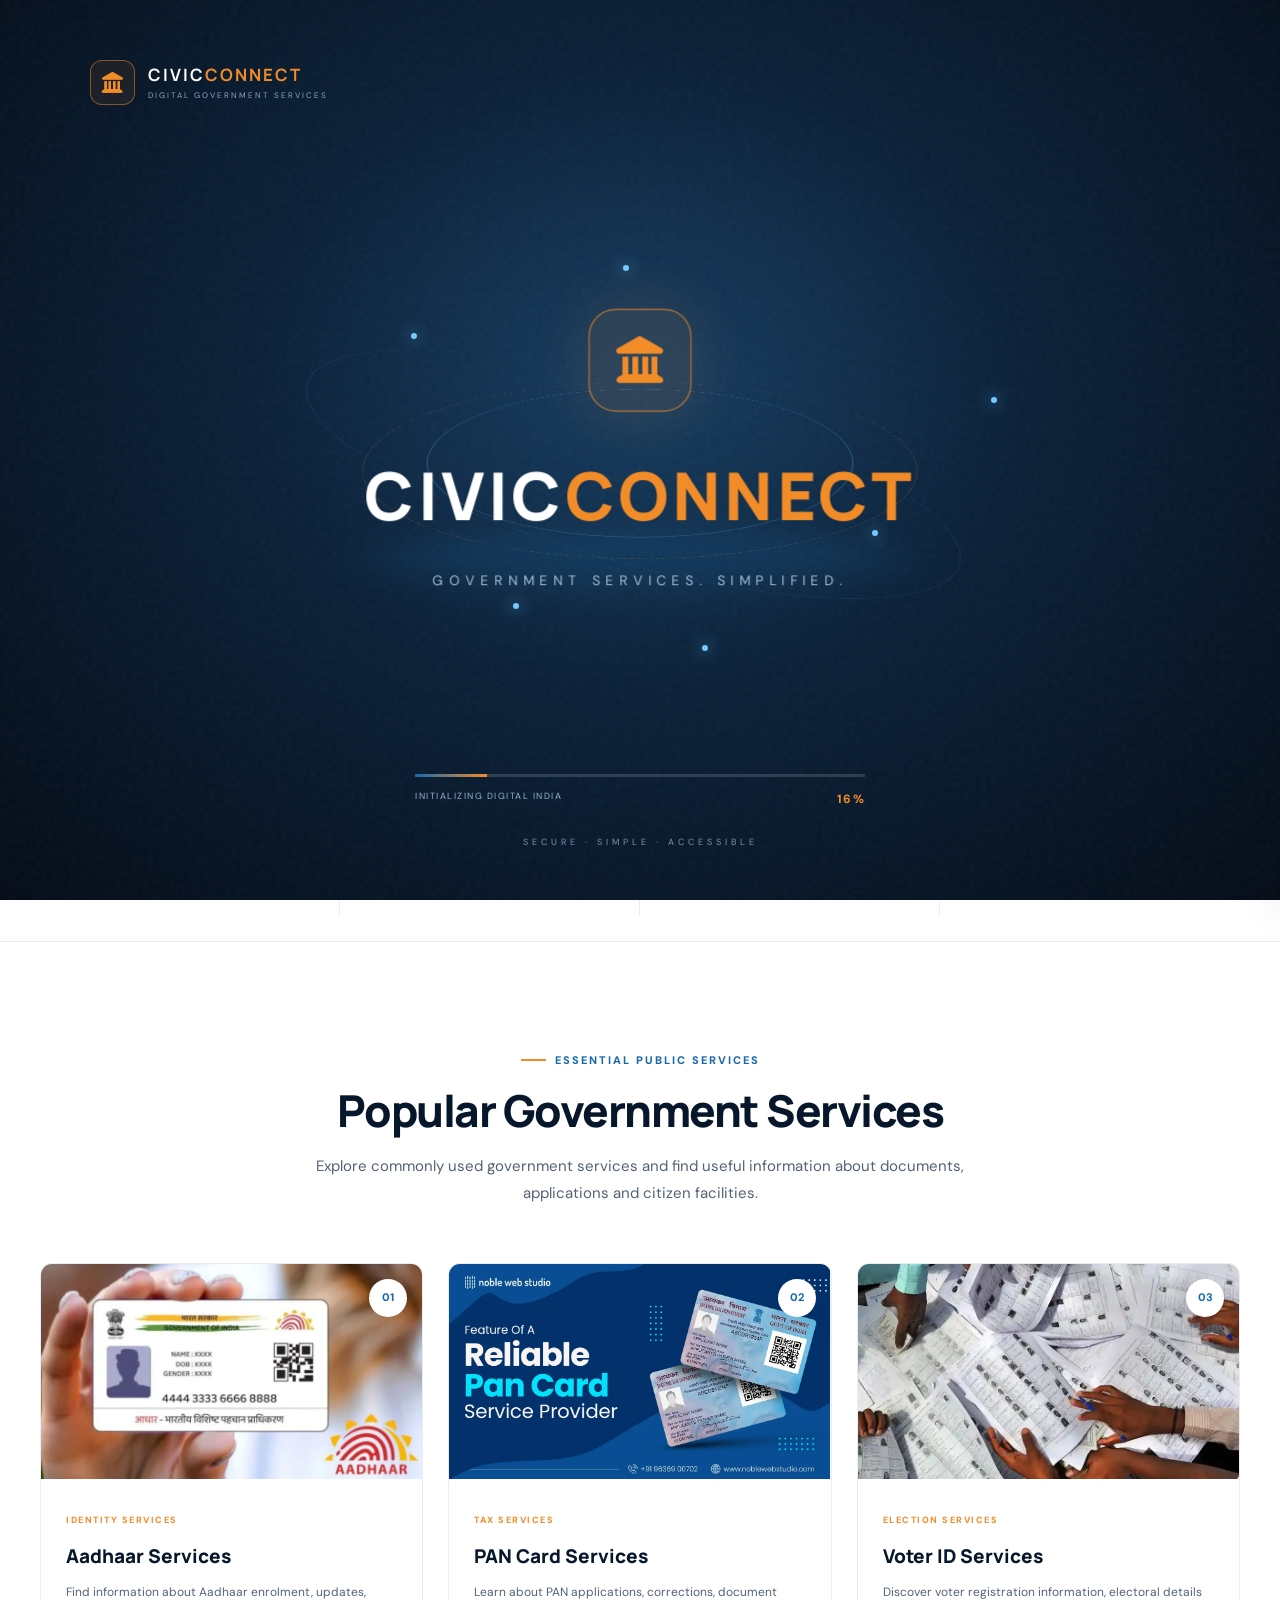
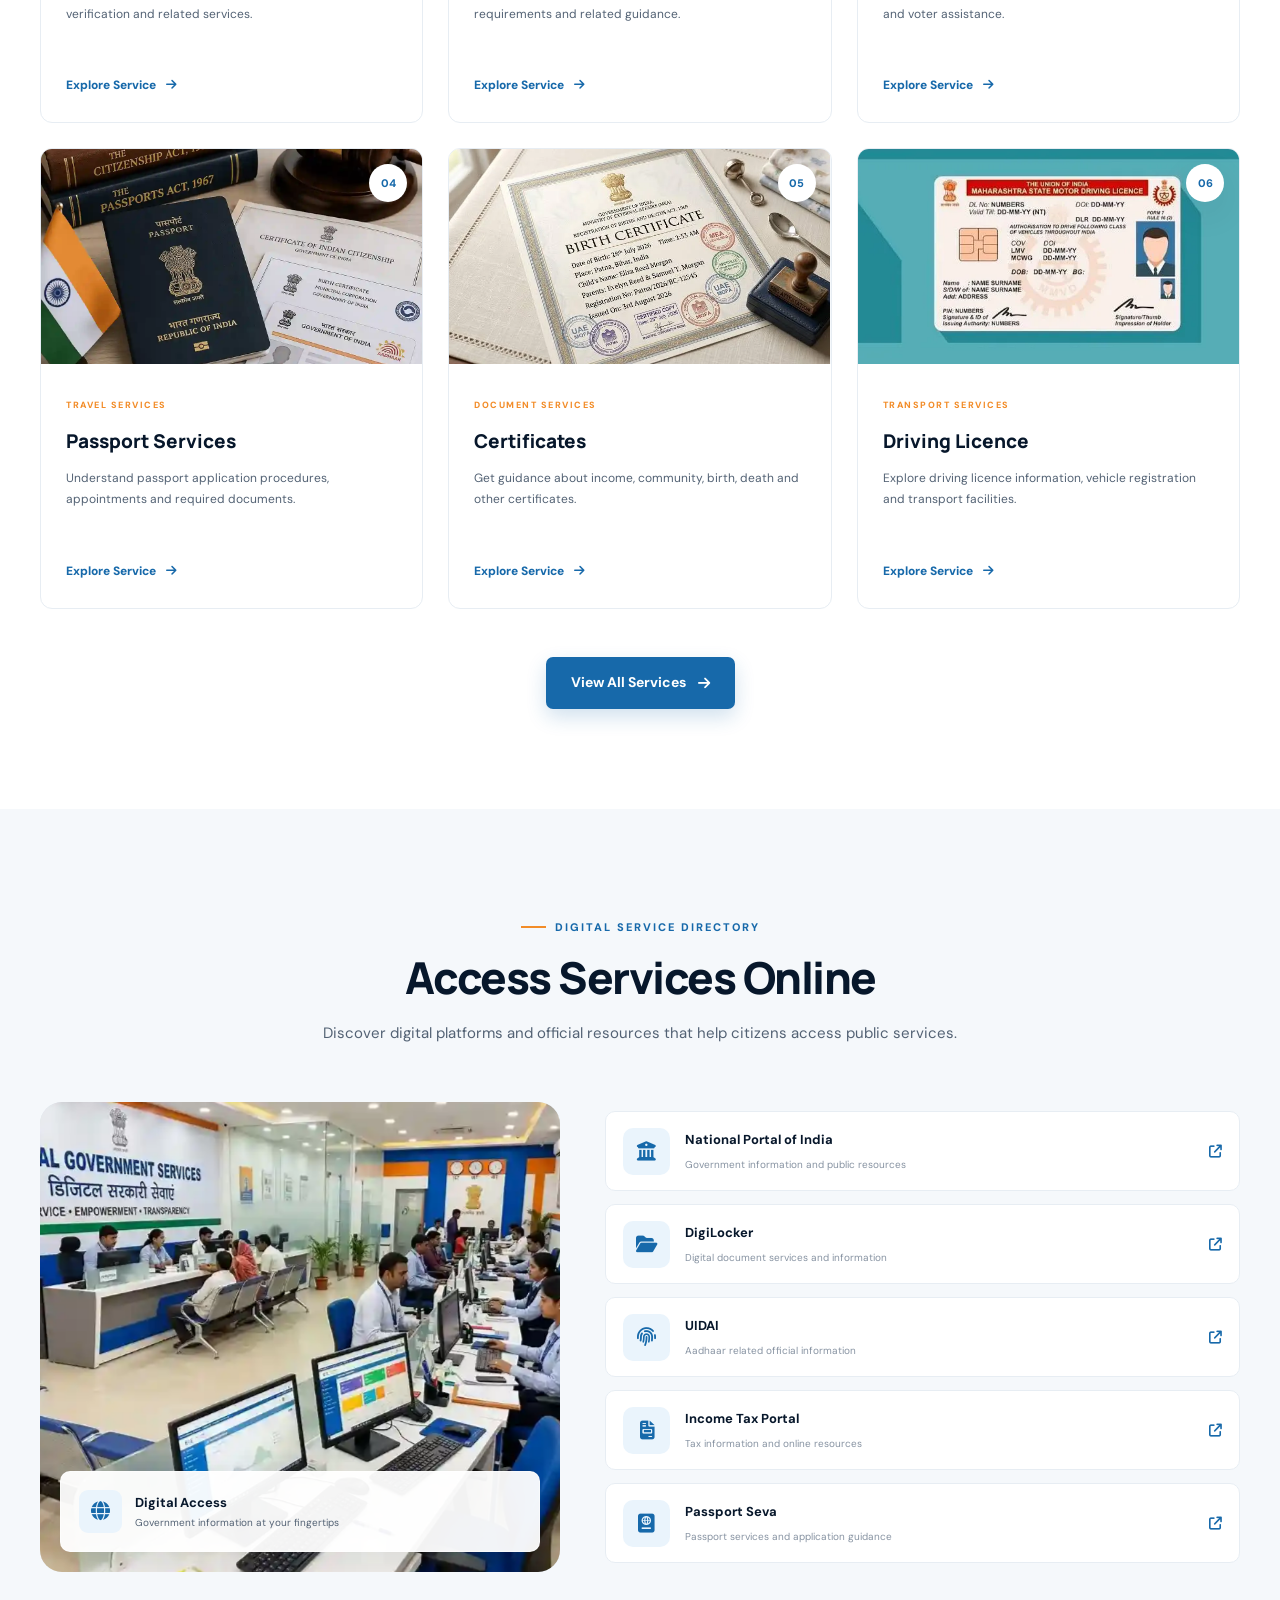
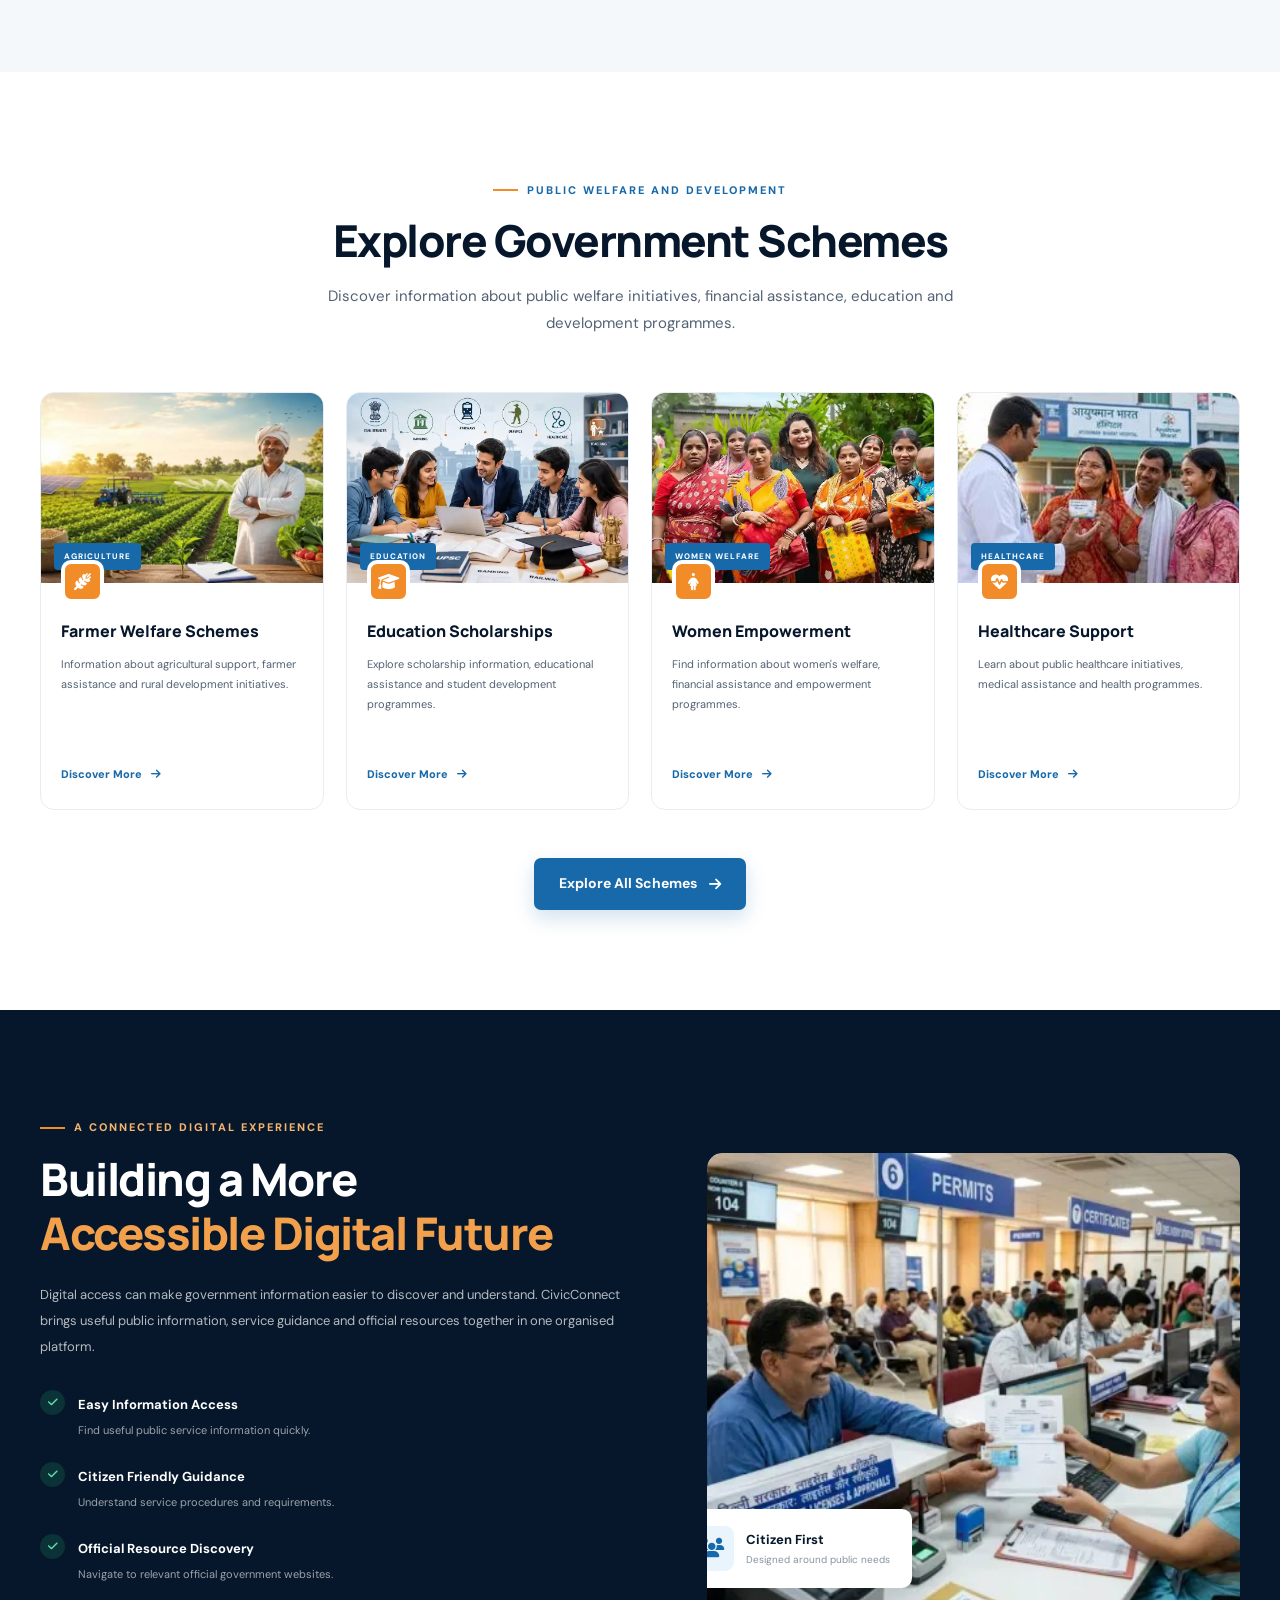
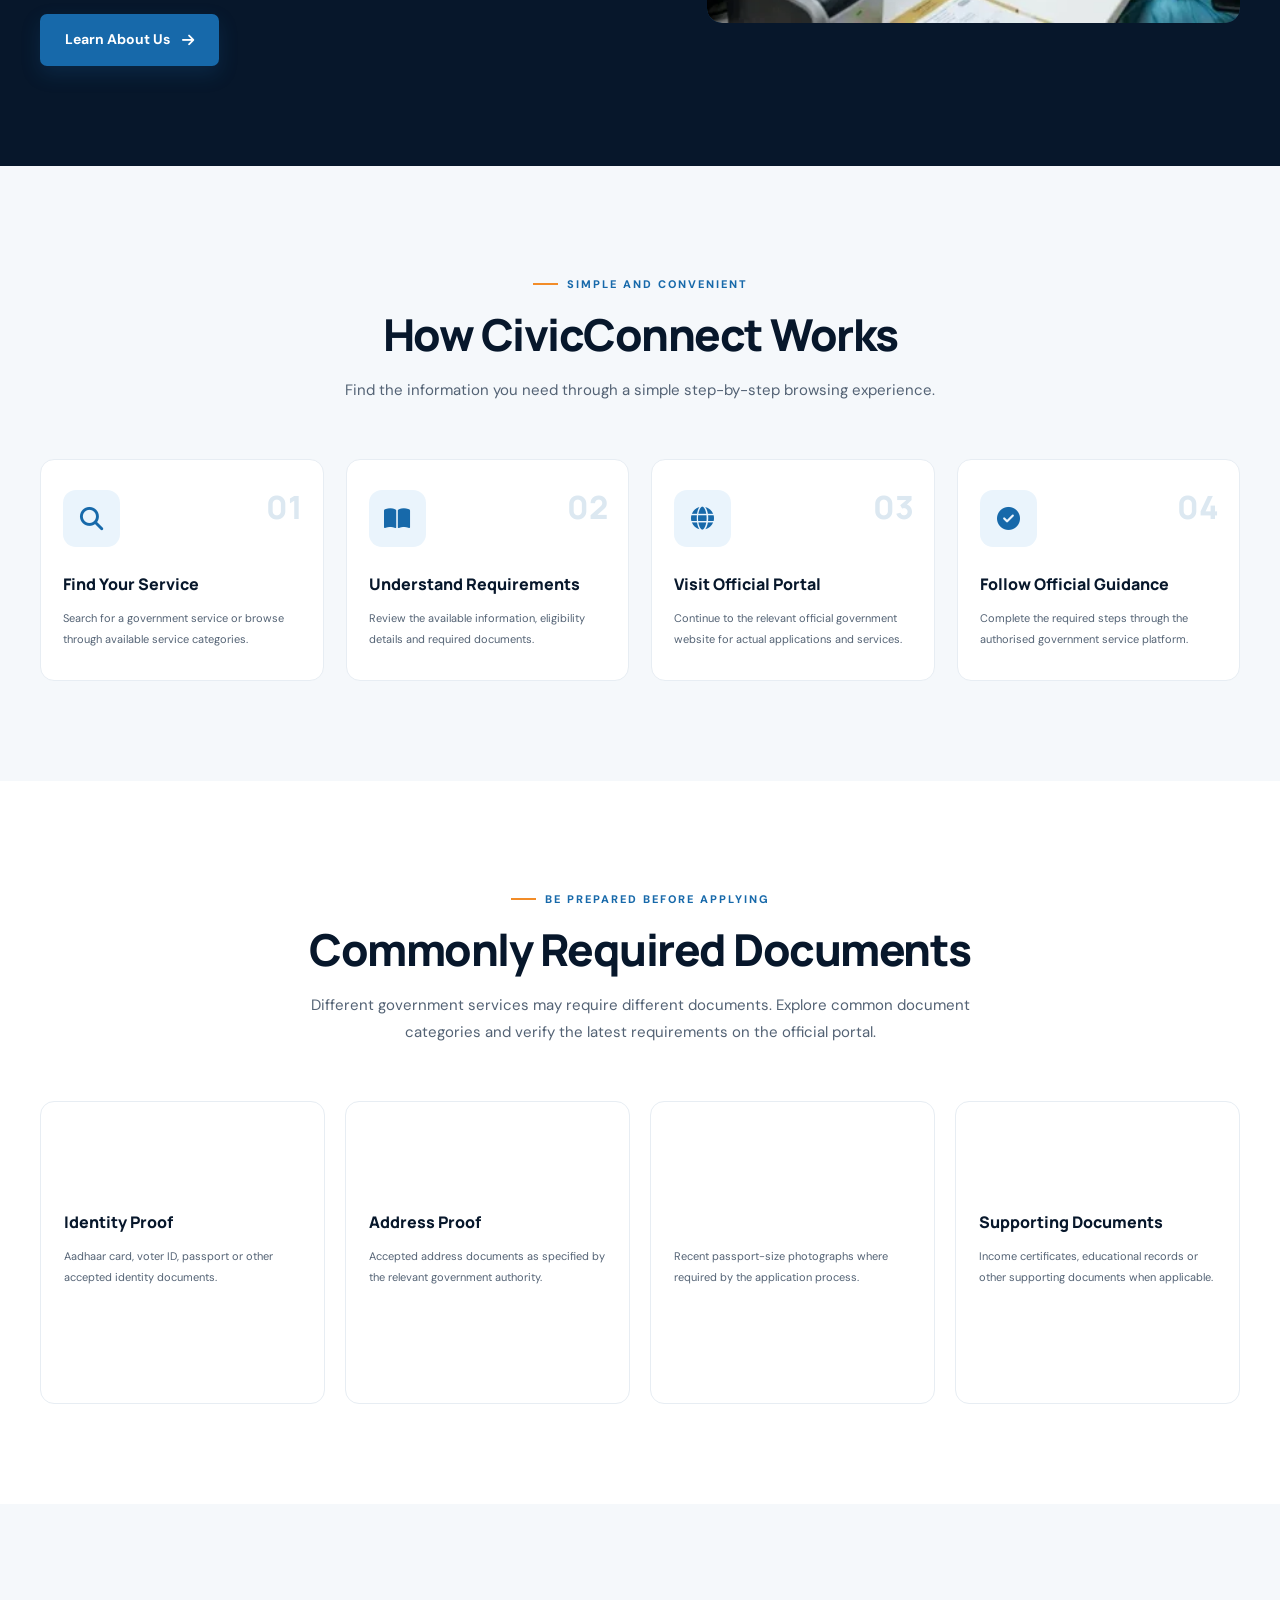
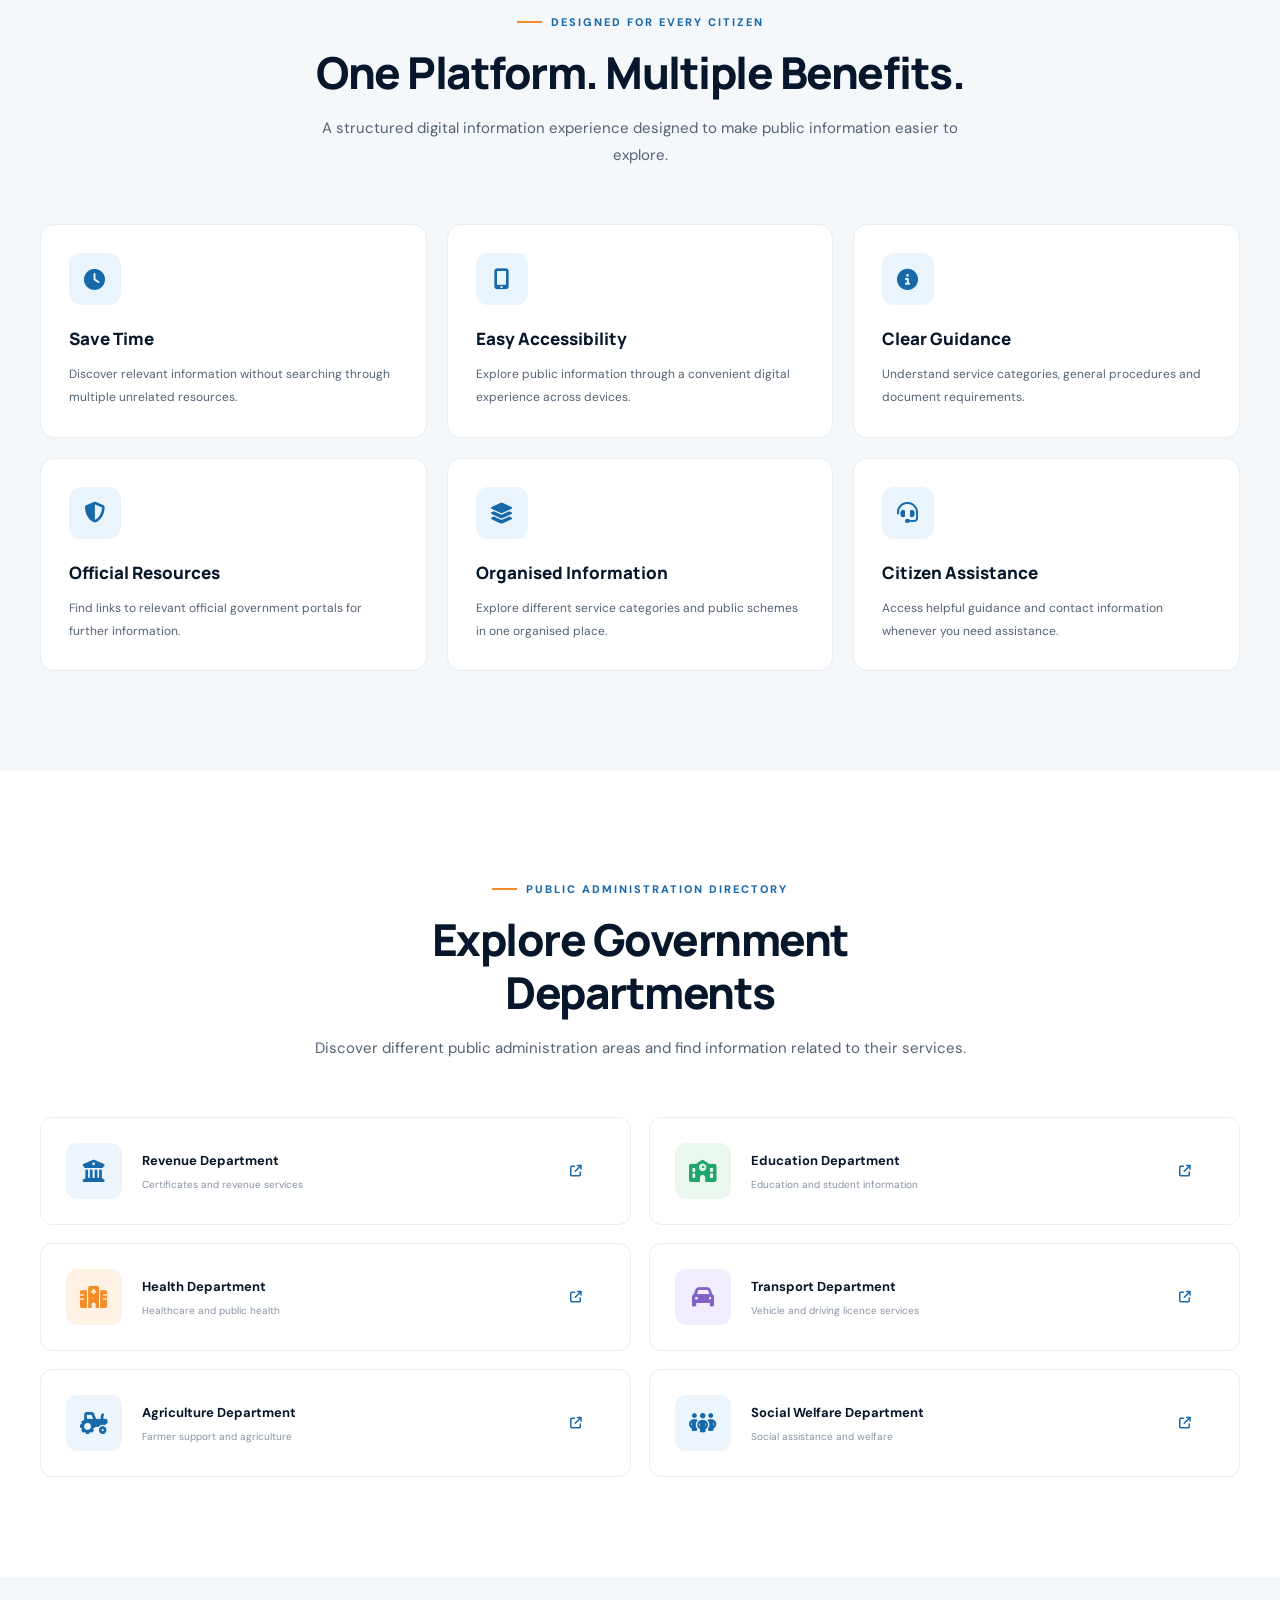
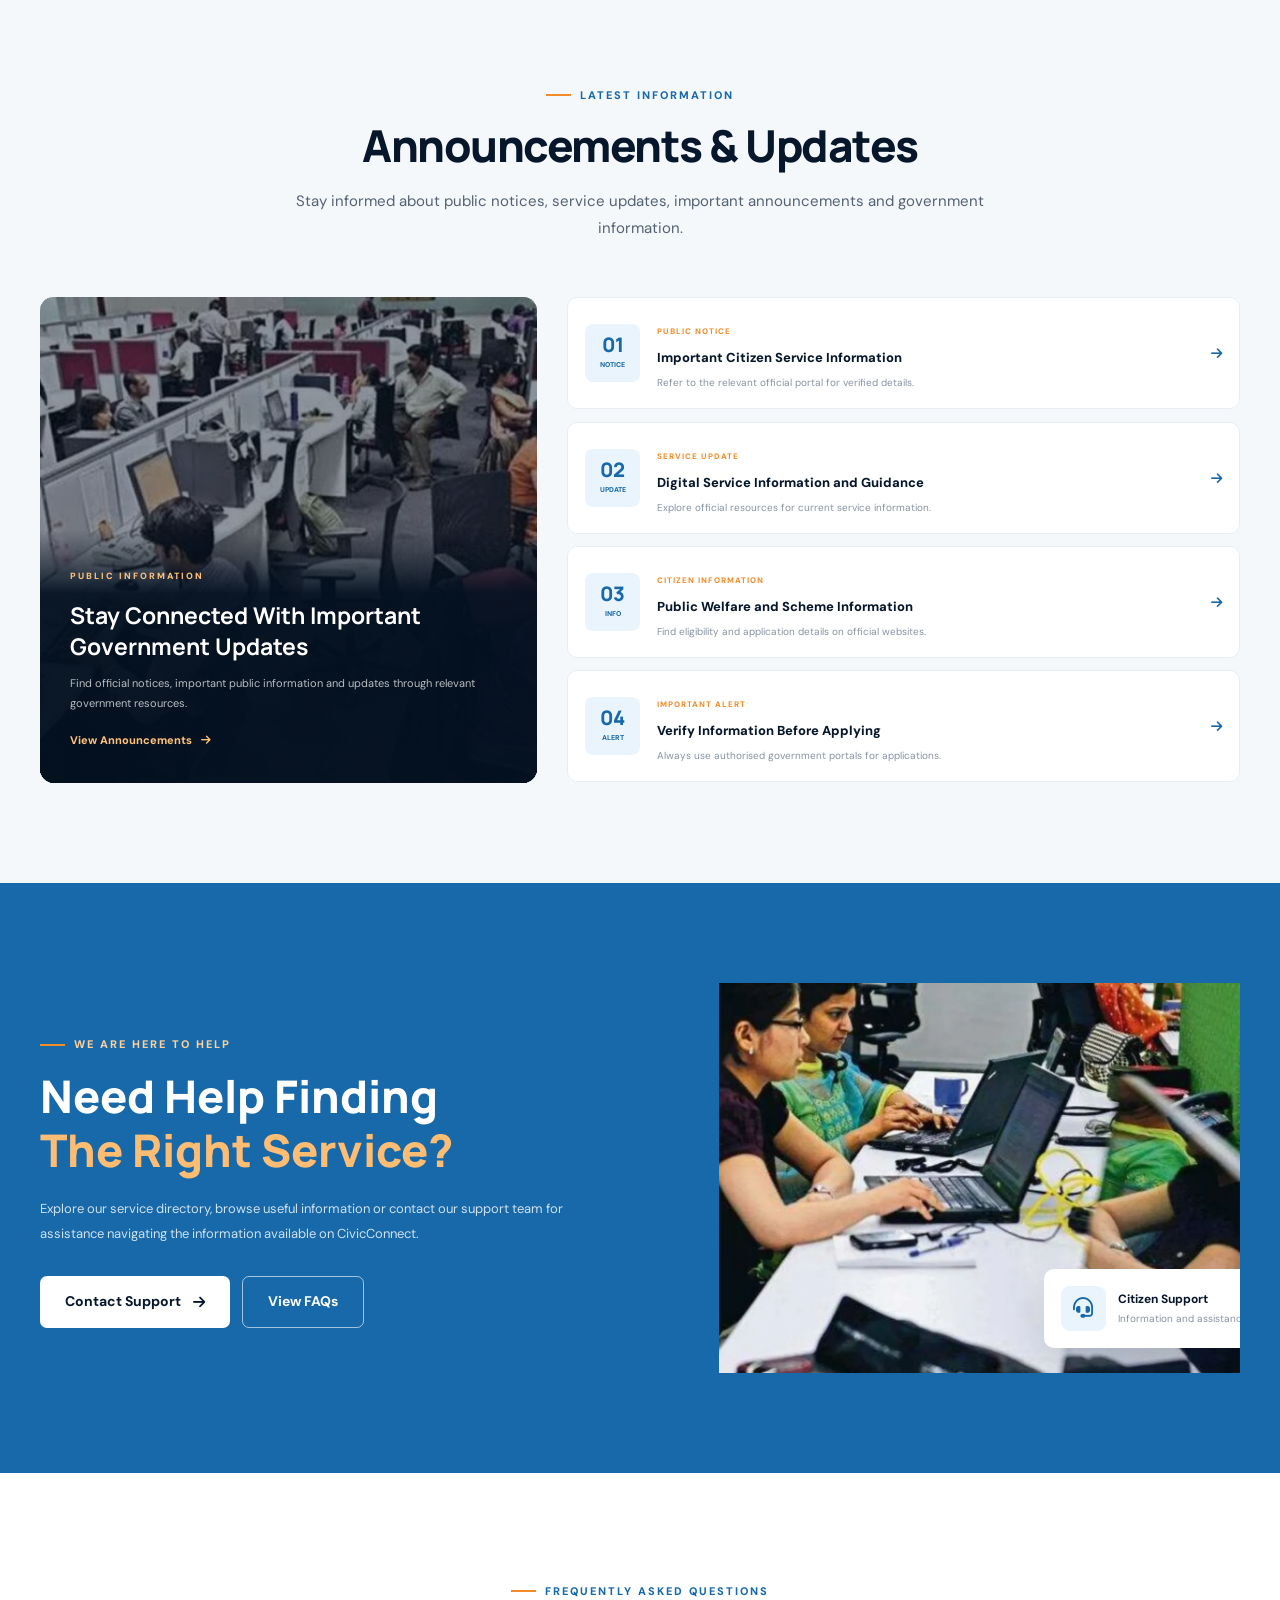
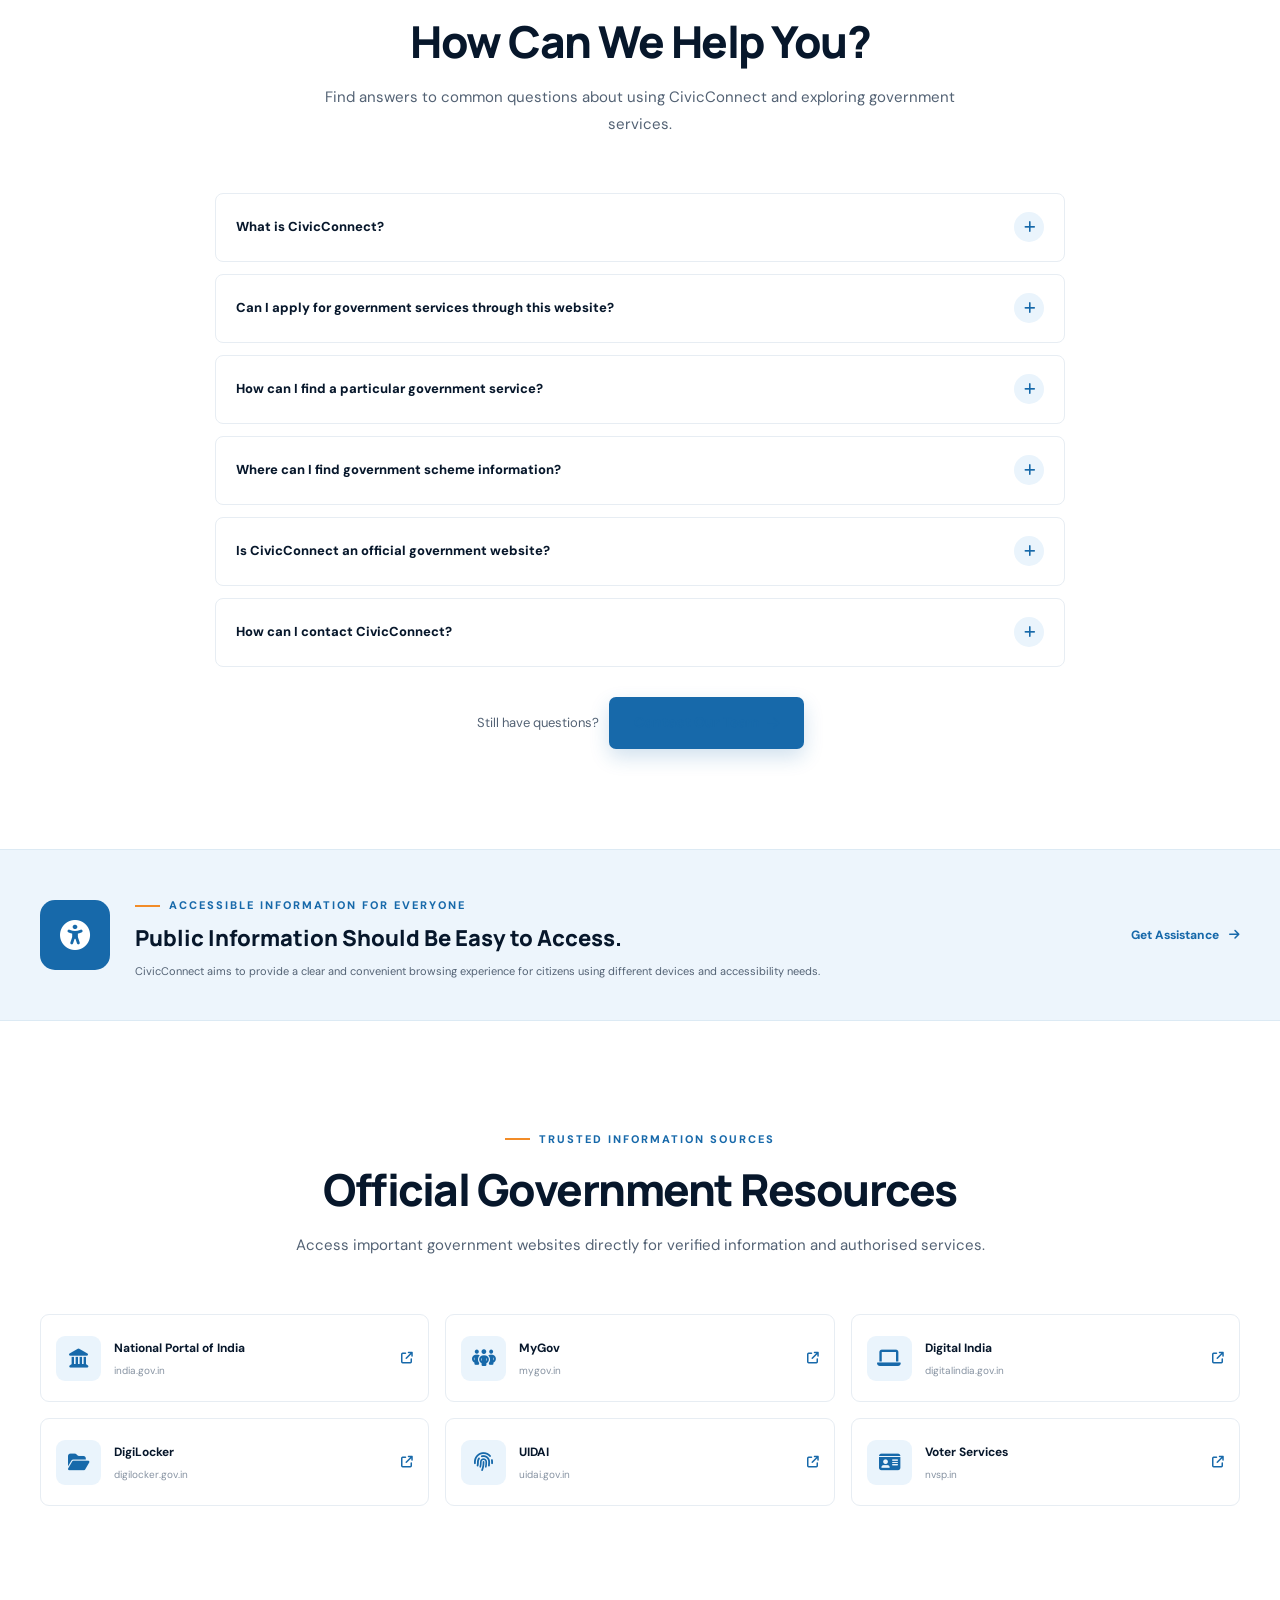
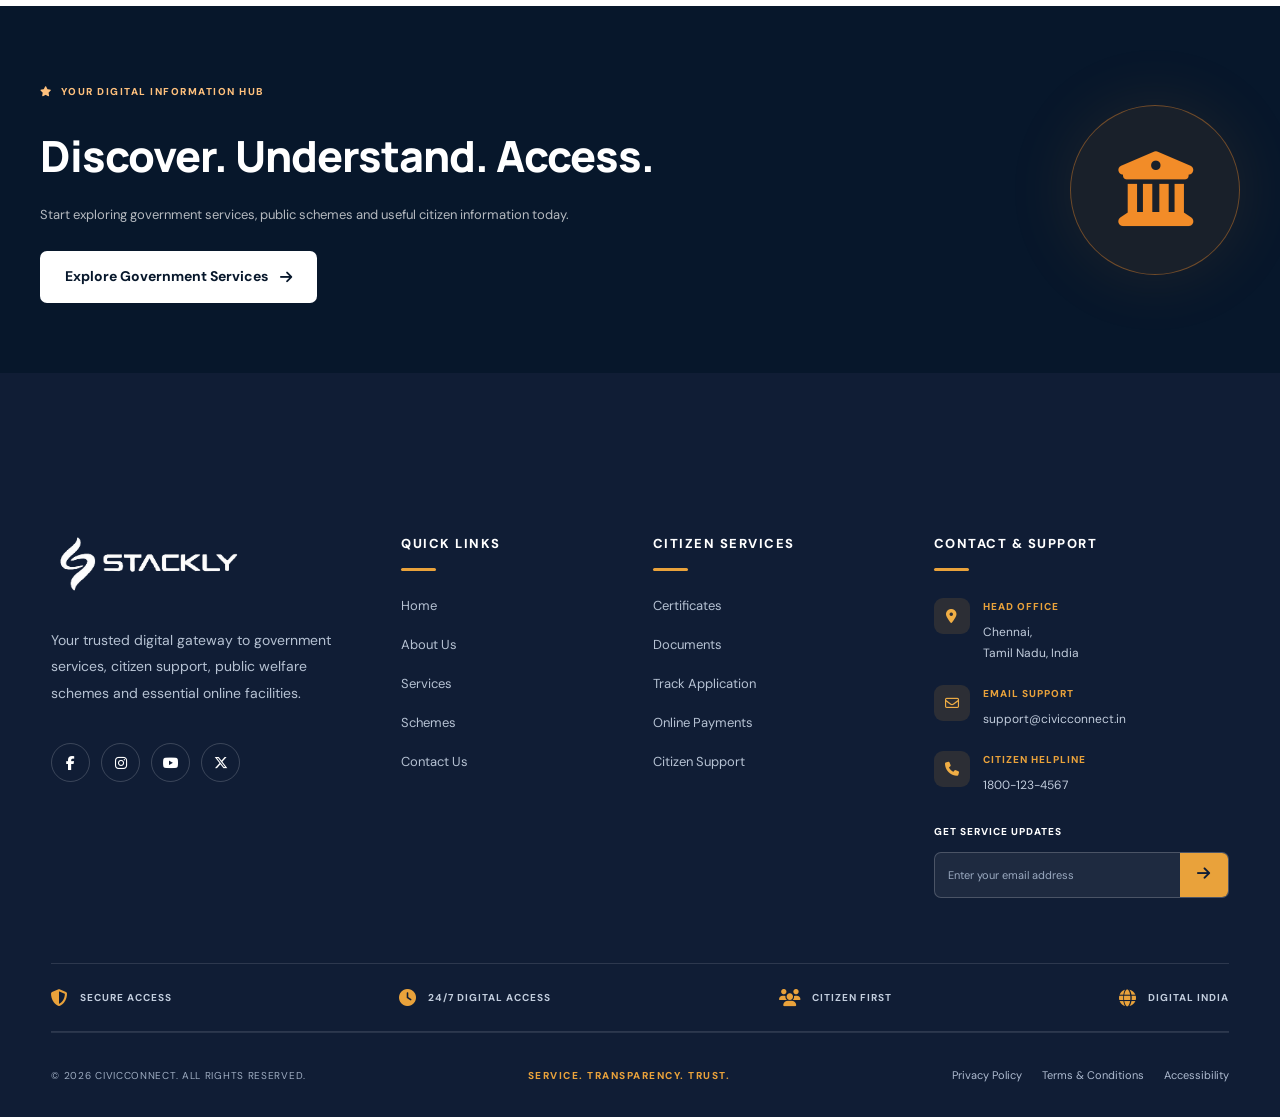
<file: index.html>
<!DOCTYPE html>
<html lang="en">

<head>
    <meta charset="UTF-8">
    <meta name="viewport" content="width=device-width, initial-scale=1.0">
    <meta name="description" content="CivicConnect - Your digital gateway to government services, citizen support, public schemes and essential online services.">
    <meta name="keywords" content="Government Services, Citizen Services, Government Schemes, Digital India, Online Services">
    <meta name="author" content="CivicConnect">

    <title>CivicConnect | Digital Government Services</title>

    <!-- FONTS -->
    <link rel="preconnect" href="https://fonts.googleapis.com">
    <link rel="preconnect" href="https://fonts.gstatic.com" crossorigin>
    <link href="https://fonts.googleapis.com/css2?family=DM+Sans:wght@400;500;600;700;800&family=Manrope:wght@400;500;600;700;800&display=swap" rel="stylesheet">

    <!-- FONT AWESOME -->
    <link rel="stylesheet" href="https://cdnjs.cloudflare.com/ajax/libs/font-awesome/6.7.2/css/all.min.css">

    <!-- EXTERNAL CSS -->
    <link rel="stylesheet" href="css/style.css">
    <link rel="stylesheet" href="css/responsive.css">



    <link rel="stylesheet" href="css/animation.css">
</head>

<body>

    
<!-- =========================================================
     CIVICCONNECT — COMPLETE 3D CINEMATIC PRELOADER
     INDIA → GOVERNMENT → JUSTICE → SERVICES → VERIFICATION
========================================================= -->

<div class="civic-preloader" id="preloader">

    <div class="preloader-noise"></div>

    <div class="preloader-inner">

        <!-- BRAND -->
        <div class="preloader-brand">

            <div class="preloader-brand-icon">
                <i class="fa-solid fa-landmark"></i>
            </div>

            <div class="preloader-brand-copy">
                <strong>CIVIC<span>CONNECT</span></strong>
                <small>DIGITAL GOVERNMENT SERVICES</small>
            </div>

        </div>


        <!-- =================================================
             MAIN CINEMATIC STAGE
        ================================================== -->

        <div class="preloader-stage" id="preloaderStage">


            <!-- ROTATING DIGITAL RINGS -->

            <div class="digital-ring ring-one"></div>
            <div class="digital-ring ring-two"></div>
            <div class="digital-ring ring-three"></div>


            <!-- =================================================
                 GOVERNMENT BUILDING
            ================================================== -->

            <div class="government-building" id="preloaderBuilding">

                <div class="building-glow"></div>

                <div class="building-roof">

                    <div class="roof-top"></div>
                    <div class="roof-main"></div>

                </div>

                <div class="building-columns">

                    <div class="building-column"></div>
                    <div class="building-column"></div>
                    <div class="building-column"></div>
                    <div class="building-column"></div>
                    <div class="building-column"></div>

                </div>

                <div class="building-base">
                    <div></div>
                    <div></div>
                </div>

                <div class="building-steps"></div>

                <div class="building-sign">
                    DIGITAL INDIA
                </div>

            </div>


            <!-- =================================================
                 INDIAN RUPEE COINS
            ================================================== -->

            <div class="rupee-coin coin-one">

                <div class="coin-inner">
                    <span>₹</span>
                    <small>INDIA</small>
                </div>

            </div>

            <div class="rupee-coin coin-two">

                <div class="coin-inner">
                    <span>₹</span>
                    <small>RUPEE</small>
                </div>

            </div>

            <div class="rupee-coin coin-three">

                <div class="coin-inner">
                    <span>₹</span>
                    <small>INDIA</small>
                </div>

            </div>


            <!-- =================================================
                 JUSTICE STATUE — SCALES OF JUSTICE
            ================================================== -->

            <div class="justice-statue">

                <div class="justice-glow"></div>

                <div class="justice-head"></div>

                <div class="justice-blindfold"></div>

                <div class="justice-body"></div>

                <div class="justice-arm"></div>

                <div class="justice-sword"></div>

                <div class="justice-scale">

                    <div class="scale-center"></div>

                    <div class="scale-beam"></div>

                    <div class="scale-left">
                        <span></span>
                    </div>

                    <div class="scale-right">
                        <span></span>
                    </div>

                </div>

                <div class="justice-base"></div>

            </div>


            <!-- =================================================
                 CONSTITUTION OF INDIA — BOOK
            ================================================== -->

            <div class="constitution-book">

                <div class="book-cover">

                    <div class="book-border">

                        <i class="fa-solid fa-landmark"></i>

                        <strong>CONSTITUTION</strong>

                        <span>OF INDIA</span>

                        <small>WE THE PEOPLE</small>

                    </div>

                </div>

                <div class="book-pages"></div>

            </div>


            <!-- =================================================
                 FLOATING GOVERNMENT DOCUMENT 01
            ================================================== -->

            <div class="floating-document document-one">

                <div class="document-top">

                    <i class="fa-solid fa-file-lines"></i>

                    <span>APPLICATION</span>

                </div>

                <div class="document-line"></div>
                <div class="document-line short"></div>
                <div class="document-line"></div>

                <div class="document-footer">

                    <i class="fa-solid fa-circle-check"></i>
                    VERIFIED

                </div>

            </div>


            <!-- =================================================
                 FLOATING GOVERNMENT DOCUMENT 02
            ================================================== -->

            <div class="floating-document document-two">

                <div class="document-top">

                    <i class="fa-solid fa-certificate"></i>

                    <span>CERTIFICATE</span>

                </div>

                <div class="certificate-seal">

                    <i class="fa-solid fa-check"></i>

                </div>

                <div class="document-line"></div>
                <div class="document-line short"></div>

            </div>


            <!-- =================================================
                 FLOATING GOVERNMENT DOCUMENT 03
            ================================================== -->

            <div class="floating-document document-three">

                <div class="document-top">

                    <i class="fa-solid fa-id-card"></i>

                    <span>DIGITAL ID</span>

                </div>

                <div class="document-line"></div>
                <div class="document-line short"></div>

                <div class="document-footer">
                    SECURE ACCESS
                </div>

            </div>


            <!-- =================================================
                 INDIAN GOVERNMENT SERVICES
            ================================================== -->

            <div class="government-service-icon service-pan">

                <i class="fa-solid fa-id-card"></i>

                <span>PAN CARD</span>

            </div>


            <div class="government-service-icon service-voter">

                <i class="fa-solid fa-address-card"></i>

                <span>VOTER ID</span>

            </div>


            <div class="government-service-icon service-certificate">

                <i class="fa-solid fa-certificate"></i>

                <span>CERTIFICATE</span>

            </div>


            <div class="government-service-icon service-payment">

                <i class="fa-solid fa-indian-rupee-sign"></i>

                <span>PAYMENTS</span>

            </div>


            <!-- =================================================
                 DIGITAL INDIA NETWORK
            ================================================== -->

            <div class="india-network">

                <div class="network-orbit"></div>

                <div class="network-center">

                    <i class="fa-solid fa-globe"></i>

                </div>

                <span class="network-dot dot-one"></span>
                <span class="network-dot dot-two"></span>
                <span class="network-dot dot-three"></span>
                <span class="network-dot dot-four"></span>

            </div>


            <!-- =================================================
                 DIGITAL PARTICLES
            ================================================== -->

            <div class="digital-particle particle-one"></div>
            <div class="digital-particle particle-two"></div>
            <div class="digital-particle particle-three"></div>
            <div class="digital-particle particle-four"></div>
            <div class="digital-particle particle-five"></div>
            <div class="digital-particle particle-six"></div>


            <!-- =================================================
                 CENTER TEXT
            ================================================== -->

            <div class="preloader-center-text">

                <span>ONE PLATFORM</span>

                <strong>
                    MANY <em>SOLUTIONS.</em>
                </strong>

            </div>


            <!-- =================================================
                 DIGITAL VERIFICATION
            ================================================== -->

            <div class="verification-check" id="preloaderVerify">

                <div class="verify-circle">

                    <i class="fa-solid fa-check"></i>

                </div>

                <span>VERIFIED</span>

            </div>


            <!-- =================================================
                 FINAL BRAND REVEAL
            ================================================== -->

            <div class="preloader-final-logo" id="preloaderFinalLogo">

                <div class="final-logo-icon">

                    <i class="fa-solid fa-landmark"></i>

                </div>

                <strong>
                    CIVIC<span>CONNECT</span>
                </strong>

                <small>
                    GOVERNMENT SERVICES. SIMPLIFIED.
                </small>

            </div>


        </div>


        <!-- =================================================
             LOADER STATUS
        ================================================== -->

        <div class="loader-status">

            <div class="loader-progress">

                <div
                    class="loader-progress-fill"
                    id="loaderProgressFill">
                </div>

            </div>

            <div class="loader-status-bottom">

                <span id="loaderStatusText">
                    INITIALIZING DIGITAL SERVICES
                </span>

                <strong>
                    <span id="loaderPercent">0</span>%
                </strong>

            </div>

        </div>


        <!-- BOTTOM BRAND MESSAGE -->

        <div class="preloader-bottom">
            SECURE · SIMPLE · ACCESSIBLE
        </div>

    </div>

</div>



    <!-- =====================================================
         MAIN HEADER
    ====================================================== -->

    <header class="site-header" id="siteHeader">

        <div class="container header-container">

           <a href="index.html" class="brand" aria-label="CivicConnect Home">

    <img src="assets/logo2.webp"
         alt="CivicConnect Logo"
         class="brand-logo">

</a>


            <nav class="main-navigation" id="mainNavigation">

                <a href="index.html" class="nav-link active">Home</a>

                <a href="about.html" class="nav-link">About Us</a>

                <a href="services.html" class="nav-link">Services</a>

                <a href="schemes.html" class="nav-link">Schemes</a>

                <a href="contact.html" class="nav-link">Contact</a>

            </nav>


            <div class="header-actions">

                <button class="header-search" id="headerSearchBtn" aria-label="Search">
                    <i class="fa-solid fa-magnifying-glass"></i>
                </button>

                <button class="login-button" id="loginModalOpen">
                    <i class="fa-regular fa-user"></i>
                    <span>Login</span>
                </button>

                <button class="mobile-menu-btn" id="mobileMenuBtn" aria-label="Open menu">
                    <i class="fa-solid fa-bars"></i>
                </button>

            </div>

        </div>

    </header>


    <!-- =====================================================
         MOBILE NAVIGATION
    ====================================================== -->

    <div class="mobile-overlay" id="mobileOverlay"></div>

    <aside class="mobile-drawer" id="mobileDrawer">

        <div class="drawer-header">

            <a href="index.html" class="drawer-brand">
                <i class="fa-solid fa-landmark"></i>
                CIVICCONNECT
            </a>

            <button class="drawer-close" id="drawerClose" aria-label="Close menu">
                <i class="fa-solid fa-xmark"></i>
            </button>

        </div>

        <div class="drawer-content">

            <span class="drawer-label">MAIN MENU</span>

            <a href="index.html">
                <i class="fa-solid fa-house"></i>
                Home
            </a>

            <a href="about.html">
                <i class="fa-solid fa-building-columns"></i>
                About Us
            </a>

            <a href="services.html">
                <i class="fa-solid fa-grid-2"></i>
                Services
            </a>

            <a href="schemes.html">
                <i class="fa-solid fa-hand-holding-heart"></i>
                 Schemes
            </a>

           

            <a href="contact.html">
                <i class="fa-solid fa-headset"></i>
                Contact
            </a>

            <div class="drawer-divider"></div>

            <span class="drawer-label">CITIZEN SUPPORT</span>

            <a href="#help">
                <i class="fa-solid fa-circle-question"></i>
                Help Centre
            </a>

            <a href="#faq">
                <i class="fa-solid fa-comments"></i>
                FAQs
            </a>

            <button class="drawer-login" id="drawerLoginBtn">
                <i class="fa-solid fa-right-to-bracket"></i>
                Login to Portal
            </button>

        </div>

        <div class="drawer-footer">
            <p>Connecting Citizens. Simplifying Services.</p>
            <span>© 2026 CivicConnect</span>
        </div>

    </aside>


    <!-- =====================================================
         HERO SECTION
    ====================================================== -->

    <section class="hero-section" id="home">

        <div class="hero-slider">

            <div class="hero-slide active">
                <img src="assets/h1.webp" alt="Modern government administrative building">
            </div>

            <div class="hero-slide">
                <img src="assets/h2.webp" alt="Digital public services">
            </div>

            <div class="hero-slide">
                <img src="assets/h3.webp" alt="Citizens accessing government services">
            </div>

        </div>

        <div class="hero-overlay"></div>

        <div class="container hero-container">

            <div class="hero-content">

                <span class="hero-label">
                    <i class="fa-solid fa-circle-check"></i>
                    YOUR DIGITAL GOVERNMENT GATEWAY
                </span>

                <h1>
                    Government Services.
                    <span>Made Simple.</span>
                </h1>

                <p>
                    Discover essential public services, explore government
                    schemes and access important information through one
                    convenient digital platform.
                </p>

                <div class="hero-actions">

                    <a href="404.html" class="btn btn-primary">
                        Explore Services
                        <i class="fa-solid fa-arrow-right"></i>
                    </a>

                    <a href="404.html" class="btn btn-outline">
                        Explore Schemes
                        <i class="fa-solid fa-arrow-up-right-from-square"></i>
                    </a>

                </div>


                <div class="hero-trust">

                    <div class="hero-trust-icon">
                        <i class="fa-solid fa-shield-halved"></i>
                    </div>

                    <div>
                        <strong>Citizen Focused Platform</strong>
                        <span>Information and service guidance in one place</span>
                    </div>

                </div>

            </div>


            <div class="hero-search-card">

                <div class="hero-search-heading">

                    <span class="search-icon">
                        <i class="fa-solid fa-magnifying-glass"></i>
                    </span>

                    <div>
                        <h3>What service are you looking for?</h3>
                        <p>Find government services and useful information.</p>
                    </div>

                </div>

                <form class="hero-search-form" id="heroSearchForm">

                    <label for="serviceSearch" class="sr-only">Search services</label>

                    <input
                        type="search"
                        id="serviceSearch"
                        placeholder="Search Aadhaar, PAN, certificates..."
                    >

                    <button type="submit">
                        Search
                        <i class="fa-solid fa-arrow-right"></i>
                    </button>

                </form>

                <div class="popular-searches">

                    <span>Popular:</span>

                    <a href="404.html">Aadhaar</a>
                    <a href="404.html">PAN Card</a>
                    <a href="404.html">Certificates</a>

                </div>

            </div>

        </div>


        <div class="hero-slider-controls">

            <button class="hero-prev" id="heroPrev" aria-label="Previous slide">
                <i class="fa-solid fa-arrow-left"></i>
            </button>

            <div class="hero-dots" id="heroDots"></div>

            <button class="hero-next" id="heroNext" aria-label="Next slide">
                <i class="fa-solid fa-arrow-right"></i>
            </button>

        </div>

        <div class="hero-bottom-tag">
            <span>01</span>
            <span class="hero-bottom-line"></span>
            <span>03</span>
        </div>

    </section>


    <!-- =====================================================
         QUICK ACCESS SECTION
    ====================================================== -->

    <section class="quick-access-section">

        <div class="container">

            <div class="quick-access-grid">

                <a href="404.html" class="quick-access-item">

                    <span class="quick-access-icon">
                        <i class="fa-solid fa-id-card"></i>
                    </span>

                    <span>
                        <strong>Identity Services</strong>
                        <small>Essential documents</small>
                    </span>

                    <i class="fa-solid fa-arrow-up-right-from-square quick-arrow"></i>

                </a>


                <a href="404.html" class="quick-access-item">

                    <span class="quick-access-icon">
                        <i class="fa-solid fa-laptop"></i>
                    </span>

                    <span>
                        <strong>Online Services</strong>
                        <small>Digital service access</small>
                    </span>

                    <i class="fa-solid fa-arrow-up-right-from-square quick-arrow"></i>

                </a>


                <a href="404.html" class="quick-access-item">

                    <span class="quick-access-icon">
                        <i class="fa-solid fa-hand-holding-heart"></i>
                    </span>

                    <span>
                        <strong>Public Schemes</strong>
                        <small>Benefits and support</small>
                    </span>

                    <i class="fa-solid fa-arrow-up-right-from-square quick-arrow"></i>

                </a>


                <a href="404.html" class="quick-access-item">

                    <span class="quick-access-icon">
                        <i class="fa-solid fa-headset"></i>
                    </span>

                    <span>
                        <strong>Citizen Help</strong>
                        <small>Guidance and assistance</small>
                    </span>

                    <i class="fa-solid fa-arrow-up-right-from-square quick-arrow"></i>

                </a>

            </div>

        </div>

    </section>


    <!-- =====================================================
         SECTION 02 - POPULAR SERVICES
    ====================================================== -->

    <section class="section popular-services-section" id="popular-services">

        <div class="container">

            <div class="section-heading">

                <span class="eyebrow">ESSENTIAL PUBLIC SERVICES</span>

                <h2>Popular Government Services</h2>

                <p>
                    Explore commonly used government services and find
                    useful information about documents, applications
                    and citizen facilities.
                </p>

            </div>


            <div class="services-grid">

                <article class="service-card">

                    <div class="service-image">
                        <img src="assets/h4.webp" alt="Aadhaar identity service">
                        <span class="service-number">01</span>
                    </div>

                    <div class="service-content">

                        <span class="service-category">IDENTITY SERVICES</span>

                        <h3>Aadhaar Services</h3>

                        <p>
                            Find information about Aadhaar enrolment,
                            updates, verification and related services.
                        </p>

                        <a href="404.html" class="service-link">
                            Explore Service
                            <i class="fa-solid fa-arrow-right"></i>
                        </a>

                    </div>

                </article>


                <article class="service-card">

                    <div class="service-image">
                        <img src="assets/h5.webp" alt="PAN card service">
                        <span class="service-number">02</span>
                    </div>

                    <div class="service-content">

                        <span class="service-category">TAX SERVICES</span>

                        <h3>PAN Card Services</h3>

                        <p>
                            Learn about PAN applications, corrections,
                            document requirements and related guidance.
                        </p>

                        <a href="404.html" class="service-link">
                            Explore Service
                            <i class="fa-solid fa-arrow-right"></i>
                        </a>

                    </div>

                </article>


                <article class="service-card">

                    <div class="service-image">
                        <img src="assets/h6.webp" alt="Voter identity service">
                        <span class="service-number">03</span>
                    </div>

                    <div class="service-content">

                        <span class="service-category">ELECTION SERVICES</span>

                        <h3>Voter ID Services</h3>

                        <p>
                            Discover voter registration information,
                            electoral details and voter assistance.
                        </p>

                        <a href="404.html" class="service-link">
                            Explore Service
                            <i class="fa-solid fa-arrow-right"></i>
                        </a>

                    </div>

                </article>


                <article class="service-card">

                    <div class="service-image">
                        <img src="assets/h7.webp" alt="Passport services">
                        <span class="service-number">04</span>
                    </div>

                    <div class="service-content">

                        <span class="service-category">TRAVEL SERVICES</span>

                        <h3>Passport Services</h3>

                        <p>
                            Understand passport application procedures,
                            appointments and required documents.
                        </p>

                        <a href="404.html" class="service-link">
                            Explore Service
                            <i class="fa-solid fa-arrow-right"></i>
                        </a>

                    </div>

                </article>


                <article class="service-card">

                    <div class="service-image">
                        <img src="assets/h8.webp" alt="Government certificates">
                        <span class="service-number">05</span>
                    </div>

                    <div class="service-content">

                        <span class="service-category">DOCUMENT SERVICES</span>

                        <h3>Certificates</h3>

                        <p>
                            Get guidance about income, community,
                            birth, death and other certificates.
                        </p>

                        <a href="404.html" class="service-link">
                            Explore Service
                            <i class="fa-solid fa-arrow-right"></i>
                        </a>

                    </div>

                </article>


                <article class="service-card">

                    <div class="service-image">
                        <img src="assets/h9.webp" alt="Transport and driving licence services">
                        <span class="service-number">06</span>
                    </div>

                    <div class="service-content">

                        <span class="service-category">TRANSPORT SERVICES</span>

                        <h3>Driving Licence</h3>

                        <p>
                            Explore driving licence information,
                            vehicle registration and transport facilities.
                        </p>

                        <a href="404.html" class="service-link">
                            Explore Service
                            <i class="fa-solid fa-arrow-right"></i>
                        </a>

                    </div>

                </article>

            </div>


            <div class="section-bottom-action">

                <a href="404.html" class="btn btn-primary">
                    View All Services
                    <i class="fa-solid fa-arrow-right"></i>
                </a>

            </div>

        </div>

    </section>


    <!-- =====================================================
         SECTION 03 - ONLINE SERVICES
    ====================================================== -->

    <section class="section online-services-section" id="online-services">

        <div class="container">

            <div class="section-heading section-heading-center">

                <span class="eyebrow">DIGITAL SERVICE DIRECTORY</span>

                <h2>Access Services Online</h2>

                <p>
                    Discover digital platforms and official resources
                    that help citizens access public services.
                </p>

            </div>


            <div class="online-services-layout">

                <div class="online-services-image">

                    <img src="assets/h10.webp" alt="Citizen using online government services">

                    <div class="online-image-caption">

                        <span class="online-caption-icon">
                            <i class="fa-solid fa-globe"></i>
                        </span>

                        <div>
                            <strong>Digital Access</strong>
                            <span>Government information at your fingertips</span>
                        </div>

                    </div>

                </div>


                <div class="online-services-list">

                    <a href="404.html" target="_blank" rel="noopener noreferrer" class="online-service-item">

                        <span class="online-service-icon">
                            <i class="fa-solid fa-building-columns"></i>
                        </span>

                        <span class="online-service-text">
                            <strong>National Portal of India</strong>
                            <small>Government information and public resources</small>
                        </span>

                        <i class="fa-solid fa-arrow-up-right-from-square"></i>

                    </a>


                    <a href="404.html" target="_blank" rel="noopener noreferrer" class="online-service-item">

                        <span class="online-service-icon">
                            <i class="fa-solid fa-folder-open"></i>
                        </span>

                        <span class="online-service-text">
                            <strong>DigiLocker</strong>
                            <small>Digital document services and information</small>
                        </span>

                        <i class="fa-solid fa-arrow-up-right-from-square"></i>

                    </a>


                    <a href="404.html" target="_blank" rel="noopener noreferrer" class="online-service-item">

                        <span class="online-service-icon">
                            <i class="fa-solid fa-fingerprint"></i>
                        </span>

                        <span class="online-service-text">
                            <strong>UIDAI</strong>
                            <small>Aadhaar related official information</small>
                        </span>

                        <i class="fa-solid fa-arrow-up-right-from-square"></i>

                    </a>


                    <a href="404.html" target="_blank" rel="noopener noreferrer" class="online-service-item">

                        <span class="online-service-icon">
                            <i class="fa-solid fa-file-invoice"></i>
                        </span>

                        <span class="online-service-text">
                            <strong>Income Tax Portal</strong>
                            <small>Tax information and online resources</small>
                        </span>

                        <i class="fa-solid fa-arrow-up-right-from-square"></i>

                    </a>


                    <a href="404.html" target="_blank" rel="noopener noreferrer" class="online-service-item">

                        <span class="online-service-icon">
                            <i class="fa-solid fa-passport"></i>
                        </span>

                        <span class="online-service-text">
                            <strong>Passport Seva</strong>
                            <small>Passport services and application guidance</small>
                        </span>

                        <i class="fa-solid fa-arrow-up-right-from-square"></i>

                    </a>

                </div>

            </div>

        </div>

    </section>


    <!-- =====================================================
         SECTION 04 - GOVERNMENT SCHEMES
    ====================================================== -->

    <section class="section government-schemes-section" id="government-schemes">

        <div class="container">

            <div class="section-heading">

                <span class="eyebrow">PUBLIC WELFARE AND DEVELOPMENT</span>

                <h2>Explore Government Schemes</h2>

                <p>
                    Discover information about public welfare initiatives,
                    financial assistance, education and development programmes.
                </p>

            </div>


            <div class="schemes-grid">

                <article class="scheme-card">

                    <div class="scheme-image">
                        <img src="assets/h11.webp" alt="Agriculture and farmer welfare">
                        <span class="scheme-tag">AGRICULTURE</span>
                    </div>

                    <div class="scheme-content">

                        <div class="scheme-icon">
                            <i class="fa-solid fa-wheat-awn"></i>
                        </div>

                        <h3>Farmer Welfare Schemes</h3>

                        <p>
                            Information about agricultural support,
                            farmer assistance and rural development initiatives.
                        </p>

                        <a href="404.html">
                            Discover More
                            <i class="fa-solid fa-arrow-right"></i>
                        </a>

                    </div>

                </article>


                <article class="scheme-card">

                    <div class="scheme-image">
                        <img src="assets/h12.webp" alt="Education and student development">
                        <span class="scheme-tag">EDUCATION</span>
                    </div>

                    <div class="scheme-content">

                        <div class="scheme-icon">
                            <i class="fa-solid fa-graduation-cap"></i>
                        </div>

                        <h3>Education Scholarships</h3>

                        <p>
                            Explore scholarship information, educational
                            assistance and student development programmes.
                        </p>

                        <a href="404.html">
                            Discover More
                            <i class="fa-solid fa-arrow-right"></i>
                        </a>

                    </div>

                </article>


                <article class="scheme-card">

                    <div class="scheme-image">
                        <img src="assets/h13.webp" alt="Women empowerment and development">
                        <span class="scheme-tag">WOMEN WELFARE</span>
                    </div>

                    <div class="scheme-content">

                        <div class="scheme-icon">
                            <i class="fa-solid fa-person-dress"></i>
                        </div>

                        <h3>Women Empowerment</h3>

                        <p>
                            Find information about women's welfare,
                            financial assistance and empowerment programmes.
                        </p>

                        <a href="404.html">
                            Discover More
                            <i class="fa-solid fa-arrow-right"></i>
                        </a>

                    </div>

                </article>


                <article class="scheme-card">

                    <div class="scheme-image">
                        <img src="assets/h14.webp" alt="Public healthcare facilities">
                        <span class="scheme-tag">HEALTHCARE</span>
                    </div>

                    <div class="scheme-content">

                        <div class="scheme-icon">
                            <i class="fa-solid fa-heart-pulse"></i>
                        </div>

                        <h3>Healthcare Support</h3>

                        <p>
                            Learn about public healthcare initiatives,
                            medical assistance and health programmes.
                        </p>

                        <a href="404.html">
                            Discover More
                            <i class="fa-solid fa-arrow-right"></i>
                        </a>

                    </div>

                </article>

            </div>


            <div class="section-bottom-action">

                <a href="404.html" class="btn btn-primary">
                    Explore All Schemes
                    <i class="fa-solid fa-arrow-right"></i>
                </a>

            </div>

        </div>

    </section>


    <!-- =====================================================
         SECTION 05 - ABOUT DIGITAL GOVERNANCE
    ====================================================== -->

    <section class="section digital-governance-section" id="digital-governance">

        <div class="container digital-governance-container">

            <div class="digital-governance-content">

                <span class="eyebrow">A CONNECTED DIGITAL EXPERIENCE</span>

                <h2>
                    Building a More
                    <span>Accessible Digital Future</span>
                </h2>

                <p>
                    Digital access can make government information easier
                    to discover and understand. CivicConnect brings useful
                    public information, service guidance and official
                    resources together in one organised platform.
                </p>

                <div class="governance-features">

                    <div class="governance-feature">

                        <span>
                            <i class="fa-solid fa-check"></i>
                        </span>

                        <div>
                            <strong>Easy Information Access</strong>
                            <p>Find useful public service information quickly.</p>
                        </div>

                    </div>


                    <div class="governance-feature">

                        <span>
                            <i class="fa-solid fa-check"></i>
                        </span>

                        <div>
                            <strong>Citizen Friendly Guidance</strong>
                            <p>Understand service procedures and requirements.</p>
                        </div>

                    </div>


                    <div class="governance-feature">

                        <span>
                            <i class="fa-solid fa-check"></i>
                        </span>

                        <div>
                            <strong>Official Resource Discovery</strong>
                            <p>Navigate to relevant official government websites.</p>
                        </div>

                    </div>

                </div>

                <a href="404.html" class="btn btn-primary">
                    Learn About Us
                    <i class="fa-solid fa-arrow-right"></i>
                </a>

            </div>


            <div class="digital-governance-visual">

                <img src="assets/h15.webp" alt="Digital governance and public service access">

                <div class="governance-floating-card">

                    <span class="governance-floating-icon">
                        <i class="fa-solid fa-users"></i>
                    </span>

                    <div>
                        <strong>Citizen First</strong>
                        <span>Designed around public needs</span>
                    </div>

                </div>

            </div>

        </div>

    </section>


    <!-- =====================================================
         SECTION 06 - HOW IT WORKS
    ====================================================== -->

    <section class="section how-it-works-section" id="how-it-works">

        <div class="container">

            <div class="section-heading section-heading-center">

                <span class="eyebrow">SIMPLE AND CONVENIENT</span>

                <h2>How CivicConnect Works</h2>

                <p>
                    Find the information you need through a simple
                    step-by-step browsing experience.
                </p>

            </div>


            <div class="steps-grid">

                <article class="step-card">

                    <span class="step-number">01</span>

                    <div class="step-icon">
                        <i class="fa-solid fa-magnifying-glass"></i>
                    </div>

                    <h3>Find Your Service</h3>

                    <p>
                        Search for a government service or browse
                        through available service categories.
                    </p>

                </article>


                <article class="step-card">

                    <span class="step-number">02</span>

                    <div class="step-icon">
                        <i class="fa-solid fa-book-open"></i>
                    </div>

                    <h3>Understand Requirements</h3>

                    <p>
                        Review the available information, eligibility
                        details and required documents.
                    </p>

                </article>


                <article class="step-card">

                    <span class="step-number">03</span>

                    <div class="step-icon">
                        <i class="fa-solid fa-globe"></i>
                    </div>

                    <h3>Visit Official Portal</h3>

                    <p>
                        Continue to the relevant official government
                        website for actual applications and services.
                    </p>

                </article>


                <article class="step-card">

                    <span class="step-number">04</span>

                    <div class="step-icon">
                        <i class="fa-solid fa-circle-check"></i>
                    </div>

                    <h3>Follow Official Guidance</h3>

                    <p>
                        Complete the required steps through the
                        authorised government service platform.
                    </p>

                </article>

            </div>

        </div>

    </section>


    <!-- =====================================================
         SECTION 07 - DOCUMENT INFORMATION
    ====================================================== -->

    <section class="section document-section" id="documents">

        <div class="container">

            <div class="section-heading">

                <span class="eyebrow">BE PREPARED BEFORE APPLYING</span>

                <h2>Commonly Required Documents</h2>

                <p>
                    Different government services may require different
                    documents. Explore common document categories and
                    verify the latest requirements on the official portal.
                </p>

            </div>


            <div class="document-grid">

                <article class="document-card">

                    <div class="document-icon">
                        <i class="fa-solid fa-id-card"></i>
                    </div>

                    <h3>Identity Proof</h3>

                    <p>
                        Aadhaar card, voter ID, passport or other
                        accepted identity documents.
                    </p>

                    <a href="404.html">
                        View Information
                        <i class="fa-solid fa-arrow-right"></i>
                    </a>

                </article>


                <article class="document-card">

                    <div class="document-icon">
                        <i class="fa-solid fa-house"></i>
                    </div>

                    <h3>Address Proof</h3>

                    <p>
                        Accepted address documents as specified
                        by the relevant government authority.
                    </p>

                    <a href="404.html">
                        View Information
                        <i class="fa-solid fa-arrow-right"></i>
                    </a>

                </article>


                <article class="document-card">

                    <div class="document-icon">
                        <i class="fa-solid fa-image"></i>
                    </div>

                    <h3>Photographs</h3>

                    <p>
                        Recent passport-size photographs where
                        required by the application process.
                    </p>

                    <a href="404.html">
                        View Information
                        <i class="fa-solid fa-arrow-right"></i>
                    </a>

                </article>


                <article class="document-card">

                    <div class="document-icon">
                        <i class="fa-solid fa-file-invoice"></i>
                    </div>

                    <h3>Supporting Documents</h3>

                    <p>
                        Income certificates, educational records
                        or other supporting documents when applicable.
                    </p>

                    <a href="404.html">
                        View Information
                        <i class="fa-solid fa-arrow-right"></i>
                    </a>

                </article>

            </div>

        </div>

    </section>


    <!-- =====================================================
         SECTION 08 - CITIZEN BENEFITS
    ====================================================== -->

    <section class="section citizen-benefits-section" id="benefits">

        <div class="container">

            <div class="section-heading section-heading-center">

                <span class="eyebrow">DESIGNED FOR EVERY CITIZEN</span>

                <h2>One Platform. Multiple Benefits.</h2>

                <p>
                    A structured digital information experience
                    designed to make public information easier to explore.
                </p>

            </div>


            <div class="benefits-grid">

                <article class="benefit-card">

                    <div class="benefit-icon">
                        <i class="fa-solid fa-clock"></i>
                    </div>

                    <h3>Save Time</h3>

                    <p>
                        Discover relevant information without searching
                        through multiple unrelated resources.
                    </p>

                </article>


                <article class="benefit-card">

                    <div class="benefit-icon">
                        <i class="fa-solid fa-mobile-screen-button"></i>
                    </div>

                    <h3>Easy Accessibility</h3>

                    <p>
                        Explore public information through a convenient
                        digital experience across devices.
                    </p>

                </article>


                <article class="benefit-card">

                    <div class="benefit-icon">
                        <i class="fa-solid fa-circle-info"></i>
                    </div>

                    <h3>Clear Guidance</h3>

                    <p>
                        Understand service categories, general procedures
                        and document requirements.
                    </p>

                </article>


                <article class="benefit-card">

                    <div class="benefit-icon">
                        <i class="fa-solid fa-shield-halved"></i>
                    </div>

                    <h3>Official Resources</h3>

                    <p>
                        Find links to relevant official government
                        portals for further information.
                    </p>

                </article>


                <article class="benefit-card">

                    <div class="benefit-icon">
                        <i class="fa-solid fa-layer-group"></i>
                    </div>

                    <h3>Organised Information</h3>

                    <p>
                        Explore different service categories and
                        public schemes in one organised place.
                    </p>

                </article>


                <article class="benefit-card">

                    <div class="benefit-icon">
                        <i class="fa-solid fa-headset"></i>
                    </div>

                    <h3>Citizen Assistance</h3>

                    <p>
                        Access helpful guidance and contact information
                        whenever you need assistance.
                    </p>

                </article>

            </div>

        </div>

    </section>


    <!-- =====================================================
         SECTION 09 - DEPARTMENT DIRECTORY
    ====================================================== -->

    <section class="section department-section" id="departments">

        <div class="container">

            <div class="section-heading">

                <span class="eyebrow">PUBLIC ADMINISTRATION DIRECTORY</span>

                <h2>Explore Government Departments</h2>

                <p>
                    Discover different public administration areas
                    and find information related to their services.
                </p>

            </div>


            <div class="department-grid">

                <a href="404.html" class="department-card">

                    <span class="department-icon">
                        <i class="fa-solid fa-building-columns"></i>
                    </span>

                    <span class="department-info">
                        <strong>Revenue Department</strong>
                        <small>Certificates and revenue services</small>
                    </span>

                    <i class="fa-solid fa-arrow-up-right-from-square"></i>

                </a>


                <a href="404.html" class="department-card">

                    <span class="department-icon">
                        <i class="fa-solid fa-school"></i>
                    </span>

                    <span class="department-info">
                        <strong>Education Department</strong>
                        <small>Education and student information</small>
                    </span>

                    <i class="fa-solid fa-arrow-up-right-from-square"></i>

                </a>


                <a href="404.html" class="department-card">

                    <span class="department-icon">
                        <i class="fa-solid fa-hospital"></i>
                    </span>

                    <span class="department-info">
                        <strong>Health Department</strong>
                        <small>Healthcare and public health</small>
                    </span>

                    <i class="fa-solid fa-arrow-up-right-from-square"></i>

                </a>


                <a href="404.html" class="department-card">

                    <span class="department-icon">
                        <i class="fa-solid fa-car"></i>
                    </span>

                    <span class="department-info">
                        <strong>Transport Department</strong>
                        <small>Vehicle and driving licence services</small>
                    </span>

                    <i class="fa-solid fa-arrow-up-right-from-square"></i>

                </a>


                <a href="404.html" class="department-card">

                    <span class="department-icon">
                        <i class="fa-solid fa-tractor"></i>
                    </span>

                    <span class="department-info">
                        <strong>Agriculture Department</strong>
                        <small>Farmer support and agriculture</small>
                    </span>

                    <i class="fa-solid fa-arrow-up-right-from-square"></i>

                </a>


                <a href="404.html" class="department-card">

                    <span class="department-icon">
                        <i class="fa-solid fa-people-group"></i>
                    </span>

                    <span class="department-info">
                        <strong>Social Welfare Department</strong>
                        <small>Social assistance and welfare</small>
                    </span>

                    <i class="fa-solid fa-arrow-up-right-from-square"></i>

                </a>

            </div>

        </div>

    </section>


    <!-- =====================================================
         SECTION 10 - ANNOUNCEMENTS
    ====================================================== -->

    <section class="section announcements-section" id="announcements">

        <div class="container">

            <div class="section-heading">

                <span class="eyebrow">LATEST INFORMATION</span>

                <h2>Announcements & Updates</h2>

                <p>
                    Stay informed about public notices, service updates,
                    important announcements and government information.
                </p>

            </div>


            <div class="announcements-layout">

                <div class="announcement-featured">

                    <img src="assets/h16.webp" alt="Government public announcement">

                    <div class="announcement-featured-content">

                        <span class="announcement-category">PUBLIC INFORMATION</span>

                        <h3>Stay Connected With Important Government Updates</h3>

                        <p>
                            Find official notices, important public information
                            and updates through relevant government resources.
                        </p>

                        <a href="404.html">
                            View Announcements
                            <i class="fa-solid fa-arrow-right"></i>
                        </a>

                    </div>

                </div>


                <div class="announcement-list">

                    <article class="announcement-item">

                        <div class="announcement-date">
                            <span>01</span>
                            <small>NOTICE</small>
                        </div>

                        <div class="announcement-details">
                            <span class="announcement-type">PUBLIC NOTICE</span>
                            <h3>Important Citizen Service Information</h3>
                            <p>Refer to the relevant official portal for verified details.</p>
                        </div>

                        <i class="fa-solid fa-arrow-right"></i>

                    </article>


                    <article class="announcement-item">

                        <div class="announcement-date">
                            <span>02</span>
                            <small>UPDATE</small>
                        </div>

                        <div class="announcement-details">
                            <span class="announcement-type">SERVICE UPDATE</span>
                            <h3>Digital Service Information and Guidance</h3>
                            <p>Explore official resources for current service information.</p>
                        </div>

                        <i class="fa-solid fa-arrow-right"></i>

                    </article>


                    <article class="announcement-item">

                        <div class="announcement-date">
                            <span>03</span>
                            <small>INFO</small>
                        </div>

                        <div class="announcement-details">
                            <span class="announcement-type">CITIZEN INFORMATION</span>
                            <h3>Public Welfare and Scheme Information</h3>
                            <p>Find eligibility and application details on official websites.</p>
                        </div>

                        <i class="fa-solid fa-arrow-right"></i>

                    </article>


                    <article class="announcement-item">

                        <div class="announcement-date">
                            <span>04</span>
                            <small>ALERT</small>
                        </div>

                        <div class="announcement-details">
                            <span class="announcement-type">IMPORTANT ALERT</span>
                            <h3>Verify Information Before Applying</h3>
                            <p>Always use authorised government portals for applications.</p>
                        </div>

                        <i class="fa-solid fa-arrow-right"></i>

                    </article>

                </div>

            </div>

        </div>

    </section>


    <!-- =====================================================
         SECTION 11 - CITIZEN SUPPORT
    ====================================================== -->

    <section class="section citizen-support-section" id="help">

        <div class="container support-container">

            <div class="support-content">

                <span class="eyebrow">WE ARE HERE TO HELP</span>

                <h2>
                    Need Help Finding
                    <span>The Right Service?</span>
                </h2>

                <p>
                    Explore our service directory, browse useful information
                    or contact our support team for assistance navigating
                    the information available on CivicConnect.
                </p>

                <div class="support-actions">

                    <a href="404.html" class="btn btn-white">
                        Contact Support
                        <i class="fa-solid fa-arrow-right"></i>
                    </a>

                    <a href="404.html" class="btn btn-support-outline">
                        View FAQs
                    </a>

                </div>

            </div>


            <div class="support-image">

                <img src="assets/h17.webp" alt="Citizen receiving service guidance">

                <div class="support-image-card">

                    <span>
                        <i class="fa-solid fa-headset"></i>
                    </span>

                    <div>
                        <strong>Citizen Support</strong>
                        <small>Information and assistance</small>
                    </div>

                </div>

            </div>

        </div>

    </section>


    <!-- =====================================================
         SECTION 12 - FREQUENTLY ASKED QUESTIONS
    ====================================================== -->

    <section class="section faq-section" id="faq">

        <div class="container">

            <div class="section-heading section-heading-center">

                <span class="eyebrow">FREQUENTLY ASKED QUESTIONS</span>

                <h2>How Can We Help You?</h2>

                <p>
                    Find answers to common questions about using
                    CivicConnect and exploring government services.
                </p>

            </div>


            <div class="faq-container">

                <details class="faq-item">

                    <summary>
                        What is CivicConnect?
                        <span class="faq-toggle">
                            <i class="fa-solid fa-plus"></i>
                        </span>
                    </summary>

                    <div class="faq-answer">
                        CivicConnect is an information platform that helps
                        citizens discover government services, public schemes,
                        service guidance and relevant official resources.
                    </div>

                </details>


                <details class="faq-item">

                    <summary>
                        Can I apply for government services through this website?
                        <span class="faq-toggle">
                            <i class="fa-solid fa-plus"></i>
                        </span>
                    </summary>

                    <div class="faq-answer">
                        CivicConnect provides information and links to official
                        service portals. Actual applications must be completed
                        through the relevant authorised government website.
                    </div>

                </details>


                <details class="faq-item">

                    <summary>
                        How can I find a particular government service?
                        <span class="faq-toggle">
                            <i class="fa-solid fa-plus"></i>
                        </span>
                    </summary>

                    <div class="faq-answer">
                        You can use the search option on the homepage or
                        browse the services section to discover relevant
                        service information.
                    </div>

                </details>


                <details class="faq-item">

                    <summary>
                        Where can I find government scheme information?
                        <span class="faq-toggle">
                            <i class="fa-solid fa-plus"></i>
                        </span>
                    </summary>

                    <div class="faq-answer">
                        Visit the Government Schemes section to explore
                        scheme categories and find links to relevant
                        official information sources.
                    </div>

                </details>


                <details class="faq-item">

                    <summary>
                        Is CivicConnect an official government website?
                        <span class="faq-toggle">
                            <i class="fa-solid fa-plus"></i>
                        </span>
                    </summary>

                    <div class="faq-answer">
                        CivicConnect is an independent information portal
                        concept and does not claim to represent a government
                        department or authority. Please use official
                        government websites for verified services.
                    </div>

                </details>


                <details class="faq-item">

                    <summary>
                        How can I contact CivicConnect?
                        <span class="faq-toggle">
                            <i class="fa-solid fa-plus"></i>
                        </span>
                    </summary>

                    <div class="faq-answer">
                        Visit the Contact page to find the available
                        support information and submit an enquiry.
                    </div>

                </details>

            </div>

            <div class="faq-bottom">

                <p>Still have questions?</p>

                <a href="404.html" class="btn btn-primary">
                    Contact Our Team
                    <i class="fa-solid fa-arrow-right"></i>
                </a>

            </div>

        </div>

    </section>


    <!-- =====================================================
         SECTION 13 - ACCESSIBILITY
    ====================================================== -->

    <section class="accessibility-section" id="accessibility">

        <div class="container accessibility-container">

            <div class="accessibility-icon">
                <i class="fa-solid fa-universal-access"></i>
            </div>

            <div class="accessibility-content">

                <span class="eyebrow">ACCESSIBLE INFORMATION FOR EVERYONE</span>

                <h2>Public Information Should Be Easy to Access.</h2>

                <p>
                    CivicConnect aims to provide a clear and convenient
                    browsing experience for citizens using different
                    devices and accessibility needs.
                </p>

            </div>

            <a href="404.html" class="accessibility-link">
                Get Assistance
                <i class="fa-solid fa-arrow-right"></i>
            </a>

        </div>

    </section>


    <!-- =====================================================
         SECTION 14 - OFFICIAL RESOURCE LINKS
    ====================================================== -->

    <section class="section official-resources-section" id="official-resources">

        <div class="container">

            <div class="section-heading">

                <span class="eyebrow">TRUSTED INFORMATION SOURCES</span>

                <h2>Official Government Resources</h2>

                <p>
                    Access important government websites directly
                    for verified information and authorised services.
                </p>

            </div>


            <div class="resources-grid">

                <a href="404.html" target="_blank" rel="noopener noreferrer" class="resource-card">

                    <span class="resource-icon">
                        <i class="fa-solid fa-landmark"></i>
                    </span>

                    <div>
                        <strong>National Portal of India</strong>
                        <small>india.gov.in</small>
                    </div>

                    <i class="fa-solid fa-arrow-up-right-from-square"></i>

                </a>


                <a href="404.html" target="_blank" rel="noopener noreferrer" class="resource-card">

                    <span class="resource-icon">
                        <i class="fa-solid fa-people-group"></i>
                    </span>

                    <div>
                        <strong>MyGov</strong>
                        <small>mygov.in</small>
                    </div>

                    <i class="fa-solid fa-arrow-up-right-from-square"></i>

                </a>


                <a href="404.html" target="_blank" rel="noopener noreferrer" class="resource-card">

                    <span class="resource-icon">
                        <i class="fa-solid fa-laptop"></i>
                    </span>

                    <div>
                        <strong>Digital India</strong>
                        <small>digitalindia.gov.in</small>
                    </div>

                    <i class="fa-solid fa-arrow-up-right-from-square"></i>

                </a>


                <a href="404.html" target="_blank" rel="noopener noreferrer" class="resource-card">

                    <span class="resource-icon">
                        <i class="fa-solid fa-folder-open"></i>
                    </span>

                    <div>
                        <strong>DigiLocker</strong>
                        <small>digilocker.gov.in</small>
                    </div>

                    <i class="fa-solid fa-arrow-up-right-from-square"></i>

                </a>


                <a href="404.html" target="_blank" rel="noopener noreferrer" class="resource-card">

                    <span class="resource-icon">
                        <i class="fa-solid fa-fingerprint"></i>
                    </span>

                    <div>
                        <strong>UIDAI</strong>
                        <small>uidai.gov.in</small>
                    </div>

                    <i class="fa-solid fa-arrow-up-right-from-square"></i>

                </a>


                <a href="404.html" target="_blank" rel="noopener noreferrer" class="resource-card">

                    <span class="resource-icon">
                        <i class="fa-solid fa-id-card"></i>
                    </span>

                    <div>
                        <strong>Voter Services</strong>
                        <small>nvsp.in</small>
                    </div>

                    <i class="fa-solid fa-arrow-up-right-from-square"></i>

                </a>

            </div>

        </div>

    </section>


    <!-- =====================================================
         SECTION 15 - FINAL CTA
    ====================================================== -->

    <section class="final-cta-section">

        <div class="container final-cta-container">

            <div class="final-cta-content">

                <span class="final-cta-label">
                    <i class="fa-solid fa-star"></i>
                    YOUR DIGITAL INFORMATION HUB
                </span>

                <h2>Discover. Understand. Access.</h2>

                <p>
                    Start exploring government services, public schemes
                    and useful citizen information today.
                </p>

                <a href="404.html" class="btn btn-white">
                    Explore Government Services
                    <i class="fa-solid fa-arrow-right"></i>
                </a>

            </div>

            <div class="final-cta-icon">
                <i class="fa-solid fa-building-columns"></i>
            </div>

        </div>

    </section>


   
<!-- =========================================================
     CIVICCONNECT – GOVERNMENT FOOTER
========================================================== -->

<footer class="site-footer">

    <!-- FOOTER TOP -->
    <div class="footer-top">

        <!-- BRAND + SOCIAL -->
        <div class="footer-brand">

         <a href="index.html" class="footer-logo" aria-label="CivicConnect Home">

    <img src="assets/logo.webp"
         alt="CivicConnect Logo"
         class="footer-logo-img">

</a>

            <p>
                Your trusted digital gateway to government
                services, citizen support, public welfare
                schemes and essential online facilities.
            </p>

            <div class="footer-socials">

                <a href="404.html" aria-label="Facebook">
                    <i class="fa-brands fa-facebook-f"></i>
                </a>

                <a href="404.html" aria-label="Instagram">
                    <i class="fa-brands fa-instagram"></i>
                </a>

                <a href="404.html" aria-label="YouTube">
                    <i class="fa-brands fa-youtube"></i>
                </a>

                <a href="404.html" aria-label="X">
                    <i class="fa-brands fa-x-twitter"></i>
                </a>

            </div>

        </div>


        <!-- QUICK LINKS -->
        <div class="footer-column">

            <span class="footer-heading">
                QUICK LINKS
            </span>

            <a href="index.html">Home</a>
            <a href="about.html">About Us</a>
            <a href="services.html">Services</a>
            <a href="schemes.html"> Schemes</a>
            <a href="contact.html">Contact Us</a>

        </div>


        <!-- CITIZEN SERVICES -->
        <div class="footer-column">

            <span class="footer-heading">
                CITIZEN SERVICES
            </span>

            <a href="certificates.html">Certificates</a>
            <a href="documents.html">Documents</a>
            <a href="applications.html">Track Application</a>
            <a href="payments.html">Online Payments</a>
            <a href="support.html">Citizen Support</a>

        </div>


        <!-- CONTACT DETAILS -->
        <div class="footer-column footer-contact">

            <span class="footer-heading">
                CONTACT & SUPPORT
            </span>

            <!-- LOCATION -->
            <div class="footer-contact-item">

                <div class="footer-contact-icon">
                    <i class="fa-solid fa-location-dot"></i>
                </div>

                <div class="footer-contact-info">

                    <span class="contact-label">
                        HEAD OFFICE
                    </span>

                    <a href="https://www.google.com/maps/search/?api=1&query=Chennai+Tamil+Nadu"
                       target="_blank"
                       rel="noopener noreferrer">
                        Chennai,<br>
                        Tamil Nadu, India
                    </a>

                </div>

            </div>


            <!-- EMAIL -->
            <div class="footer-contact-item">

                <div class="footer-contact-icon">
                    <i class="fa-regular fa-envelope"></i>
                </div>

                <div class="footer-contact-info">

                    <span class="contact-label">
                        EMAIL SUPPORT
                    </span>

                    <a href="mailto:support@civicconnect.in">
                        support@civicconnect.in
                    </a>

                </div>

            </div>


            <!-- PHONE -->
            <div class="footer-contact-item">

                <div class="footer-contact-icon">
                    <i class="fa-solid fa-phone"></i>
                </div>

                <div class="footer-contact-info">

                    <span class="contact-label">
                        CITIZEN HELPLINE
                    </span>

                    <a href="tel:18001234567">
                        1800-123-4567
                    </a>

                </div>

            </div>


            <!-- NEWSLETTER -->
            <div class="footer-subscribe">

                <span class="subscribe-heading">
                    GET SERVICE UPDATES
                </span>

                <div class="subscribe-input">

                    <input
                        type="email"
                        placeholder="Enter your email address"
                        aria-label="Email address"
                    >

                    <button
                        type="button"
                        class="subscribe-button"
                        onclick="window.location.href='404.html'"
                        aria-label="Subscribe">
                        <i class="fa-solid fa-arrow-right"></i>
                    </button>

                </div>

            </div>

        </div>

    </div>


    <!-- FOOTER TRUST STRIP -->
    <div class="footer-trust">

        <div class="footer-trust-item">
            <i class="fa-solid fa-shield-halved"></i>
            <span>SECURE ACCESS</span>
        </div>

        <div class="footer-trust-item">
            <i class="fa-solid fa-clock"></i>
            <span>24/7 DIGITAL ACCESS</span>
        </div>

        <div class="footer-trust-item">
            <i class="fa-solid fa-users"></i>
            <span>CITIZEN FIRST</span>
        </div>

        <div class="footer-trust-item">
            <i class="fa-solid fa-globe"></i>
            <span>DIGITAL INDIA</span>
        </div>

    </div>


    <!-- FOOTER BOTTOM -->
    <div class="footer-bottom">

        <span>
            © 2026 CIVICCONNECT. ALL RIGHTS RESERVED.
        </span>

        <span class="footer-tagline">
            SERVICE. TRANSPARENCY. TRUST.
        </span>

        <div class="footer-bottom-links">
            <a href="404.html">Privacy Policy</a>
            <a href="404.html">Terms & Conditions</a>
            <a href="404.html">Accessibility</a>
        </div>

    </div>

</footer>



    <!-- =====================================================
         LOGIN MODAL
    ====================================================== -->

    <div class="login-modal" id="loginModal" aria-hidden="true">

        <div class="login-modal-overlay" id="loginModalOverlay"></div>

        <div class="login-modal-content" role="dialog" aria-modal="true" aria-labelledby="loginTitle">

            <button class="login-modal-close" id="loginModalClose" aria-label="Close login">
                <i class="fa-solid fa-xmark"></i>
            </button>


            <div class="login-modal-header">

                <div class="login-modal-logo">
                    <i class="fa-solid fa-landmark"></i>
                </div>

                <span class="login-label">WELCOME TO CIVICCONNECT</span>

                <h2 id="loginTitle">Sign In to Continue</h2>

                <p>Access your CivicConnect demo account.</p>

            </div>


            <div class="login-tabs">

                <button class="login-tab active" type="button" data-login-tab="citizen">
                    <i class="fa-solid fa-user"></i>
                    Citizen
                </button>

                <button class="login-tab" type="button" data-login-tab="admin">
                    <i class="fa-solid fa-user-shield"></i>
                    Admin
                </button>

            </div>


            <form class="login-form" id="loginForm">

                <div class="form-group">

                    <label for="loginEmail">Email Address</label>

                    <div class="input-wrapper">

                        <i class="fa-regular fa-envelope"></i>

                        <input
                            type="email"
                            id="loginEmail"
                            placeholder="Enter your email address"
                            required
                        >

                    </div>

                </div>


                <div class="form-group">

                    <label for="loginPassword">Password</label>

                    <div class="input-wrapper">

                        <i class="fa-solid fa-lock"></i>

                        <input
                            type="password"
                            id="loginPassword"
                            placeholder="Enter your password"
                            required
                        >

                        <button type="button" class="password-toggle" id="passwordToggle" aria-label="Show password">
                            <i class="fa-regular fa-eye"></i>
                        </button>

                    </div>

                </div>


                <div class="login-form-options">

                    <label class="remember-option">
                        <input type="checkbox" id="rememberMe">
                        <span>Remember me</span>
                    </label>

                    <a href="404.html">Forgot Password?</a>

                </div>


                <button type="submit" class="login-submit-btn">
                    Sign In
                    <i class="fa-solid fa-arrow-right"></i>
                </button>


                <p class="login-message" id="loginMessage" role="status"></p>

            </form>


            <div class="login-modal-footer">

                <p>
                    New to CivicConnect?
                    <a href="404.html">Create Account</a>
                </p>

                <span>
                    <i class="fa-solid fa-shield-halved"></i>
                    Demo interface only. No real government account access.
                </span>

            </div>

        </div>

    </div>


    <!-- =====================================================
         SEARCH MODAL
    ====================================================== -->

    <div class="search-modal" id="searchModal" aria-hidden="true">

        <div class="search-modal-overlay" id="searchModalOverlay"></div>

        <div class="search-modal-content">

            <button class="search-modal-close" id="searchModalClose" aria-label="Close search">
                <i class="fa-solid fa-xmark"></i>
            </button>

            <span class="eyebrow">FIND WHAT YOU NEED</span>

            <h2>Search CivicConnect</h2>

            <form class="global-search-form" id="globalSearchForm">

                <i class="fa-solid fa-magnifying-glass"></i>

                <input
                    type="search"
                    id="globalSearchInput"
                    placeholder="Search services, schemes and information..."
                >

                <button type="submit">Search</button>

            </form>

            <div class="search-suggestions">

                <span>POPULAR SEARCHES</span>

                <a href="services.html#aadhaar">Aadhaar Services</a>
                <a href="services.html#pan">PAN Card</a>
                <a href="services.html#certificates">Certificates</a>
                <a href="schemes.html">Government Schemes</a>

            </div>

        </div>

    </div>


    <!-- =====================================================
         NOTIFICATION / TOAST
    ====================================================== -->

    <div class="toast-notification" id="toastNotification" role="status">

        <span class="toast-icon">
            <i class="fa-solid fa-circle-check"></i>
        </span>

        <div class="toast-content">
            <strong id="toastTitle">Information</strong>
            <p id="toastMessage">Welcome to CivicConnect.</p>
        </div>

        <button class="toast-close" id="toastClose" aria-label="Close notification">
            <i class="fa-solid fa-xmark"></i>
        </button>

    </div>


    <!-- =====================================================
         BACK TO TOP
    ====================================================== -->

    <button class="floating-back-to-top" id="floatingBackToTop" aria-label="Back to top">
        <i class="fa-solid fa-arrow-up"></i>
    </button>


    <!-- EXTERNAL JAVASCRIPT -->
    <script src="js/script.js"></script>

</body>

</html>
</file>
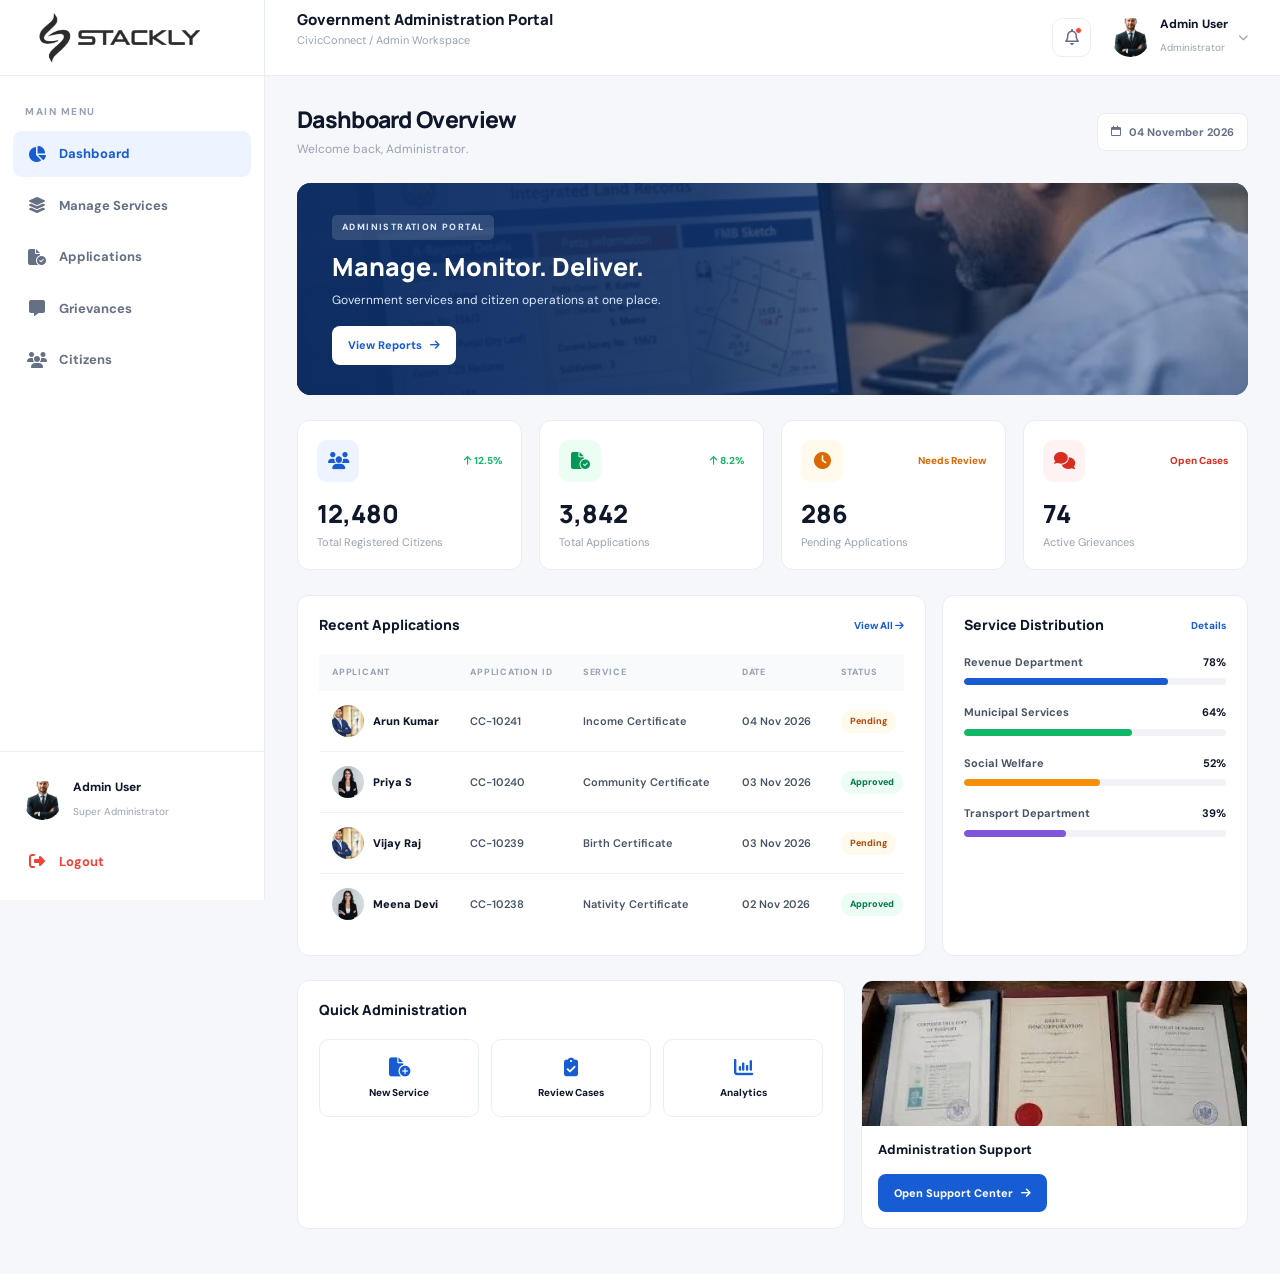
<file: admin-dashboard.html>
<!DOCTYPE html>
<html lang="en">

<head>
    <meta charset="UTF-8">
    <meta name="viewport" content="width=device-width, initial-scale=1.0">
    <meta name="description" content="CivicConnect Government Administration Dashboard">
    <title>CivicConnect | Admin Dashboard</title>

    <!-- Bootstrap -->
    <link href="https://cdn.jsdelivr.net/npm/bootstrap@5.3.3/dist/css/bootstrap.min.css" rel="stylesheet">

    <!-- Font Awesome -->
    <link rel="stylesheet" href="https://cdnjs.cloudflare.com/ajax/libs/font-awesome/6.7.2/css/all.min.css">

    <!-- Google Fonts -->
    <link href="https://fonts.googleapis.com/css2?family=DM+Sans:wght@400;500;600;700;800&family=Manrope:wght@400;500;600;700;800&display=swap" rel="stylesheet">

    <style>
        :root {
            --primary: #175cd3;
            --primary-dark: #1249a8;
            --primary-light: #edf4ff;
            --secondary: #0f172a;
            --text: #475467;
            --muted: #98a2b3;
            --border: #e8edf4;
            --bg: #f5f7fb;
            --white: #ffffff;
            --success: #12b76a;
            --warning: #f79009;
            --danger: #f04438;
            --sidebar: 265px;
            --header: 76px;
        }

        * {
            margin: 0;
            padding: 0;
            box-sizing: border-box;
        }

        html {
            scroll-behavior: smooth;
        }

        body {
            font-family: 'DM Sans', sans-serif;
            background: var(--bg);
            color: var(--secondary);
            overflow-x: hidden;
        }

        a {
            text-decoration: none;
        }

        button {
            font-family: inherit;
        }

        /* =========================================
           SIDEBAR
        ========================================= */

        .sidebar {
            width: var(--sidebar);
            height: 100vh;
            position: fixed;
            top: 0;
            left: 0;
            z-index: 1050;
            background: var(--white);
            border-right: 1px solid var(--border);
            display: flex;
            flex-direction: column;
            transition: transform .35s ease;
        }

        .sidebar-brand {
            height: var(--header);
            display: flex;
            align-items: center;
            gap: 12px;
            padding: 0 25px;
            border-bottom: 1px solid var(--border);
        }

        .brand-icon {
            width: 42px;
            height: 42px;
            border-radius: 12px;
            background: var(--primary);
            color: var(--white);
            display: flex;
            align-items: center;
            justify-content: center;
            font-size: 20px;
        }

        .brand-title {
            font-family: 'Manrope', sans-serif;
            font-size: 17px;
            font-weight: 800;
            letter-spacing: -.5px;
            color: var(--secondary);
            line-height: 1.2;
        }

        .brand-subtitle {
            display: block;
            font-size: 9px;
            font-weight: 800;
            letter-spacing: 1.6px;
            color: var(--primary);
            margin-top: 3px;
        }

        .sidebar-label {
            padding: 28px 25px 12px;
            color: var(--muted);
            font-size: 10px;
            font-weight: 800;
            letter-spacing: 1.5px;
            text-transform: uppercase;
        }

        .sidebar-menu {
            padding: 0 13px;
            display: flex;
            flex-direction: column;
            gap: 6px;
        }

        .sidebar-link {
            display: flex;
            align-items: center;
            gap: 13px;
            padding: 13px 14px;
            border-radius: 9px;
            color: #667085;
            font-size: 13px;
            font-weight: 700;
            cursor: pointer;
            transition: .25s ease;
            border: none;
            background: transparent;
            width: 100%;
            text-align: left;
        }

        .sidebar-link i {
            width: 19px;
            font-size: 16px;
            text-align: center;
        }

        .sidebar-link:hover {
            background: #f5f8ff;
            color: var(--primary);
        }

        .sidebar-link.active {
            background: var(--primary-light);
            color: var(--primary);
        }

        .sidebar-bottom {
            margin-top: auto;
            padding: 16px 13px;
            border-top: 1px solid var(--border);
        }

        .admin-mini-profile {
            display: flex;
            align-items: center;
            gap: 11px;
            padding: 12px 10px 17px;
        }

        .admin-mini-profile img {
            width: 39px;
            height: 39px;
            border-radius: 50%;
            object-fit: cover;
        }

        .admin-mini-profile h6 {
            font-size: 12px;
            font-weight: 800;
            margin: 0 0 3px;
        }

        .admin-mini-profile span {
            font-size: 10px;
            color: var(--muted);
        }

        .logout-link {
            color: #f04438;
        }

        .logout-link:hover {
            background: #fff1f0;
            color: #d92d20;
        }

        /* =========================================
           MAIN AREA
        ========================================= */

        .main-wrapper {
            margin-left: var(--sidebar);
            min-height: 100vh;
        }

        /* =========================================
           HEADER
        ========================================= */

        .top-header {
            height: var(--header);
            position: sticky;
            top: 0;
            z-index: 900;
            background: rgba(255, 255, 255, .96);
            border-bottom: 1px solid var(--border);
            display: flex;
            align-items: center;
            justify-content: space-between;
            padding: 0 32px;
        }

        .header-left {
            display: flex;
            align-items: center;
            gap: 15px;
        }

        .header-heading {
            font-family: 'Manrope', sans-serif;
            font-size: 15px;
            font-weight: 800;
            margin: 0;
        }

        .header-caption {
            font-size: 11px;
            color: var(--muted);
            margin-top: 3px;
        }

        .header-right {
            display: flex;
            align-items: center;
            gap: 20px;
        }

        .header-icon {
            width: 39px;
            height: 39px;
            border: 1px solid var(--border);
            background: var(--white);
            border-radius: 10px;
            color: #667085;
            display: flex;
            align-items: center;
            justify-content: center;
            position: relative;
            cursor: pointer;
            transition: .25s;
        }

        .header-icon:hover {
            color: var(--primary);
            background: var(--primary-light);
        }

        .notification-dot {
            width: 7px;
            height: 7px;
            background: var(--danger);
            border-radius: 50%;
            position: absolute;
            top: 8px;
            right: 8px;
            border: 1px solid white;
        }

        .header-profile {
            display: flex;
            align-items: center;
            gap: 10px;
        }

        .header-profile img {
            width: 39px;
            height: 39px;
            border-radius: 50%;
            object-fit: cover;
        }

        .header-profile h6 {
            font-size: 12px;
            font-weight: 800;
            margin: 0 0 3px;
        }

        .header-profile span {
            color: var(--muted);
            font-size: 10px;
        }

        .mobile-toggle {
            width: 39px;
            height: 39px;
            border: 1px solid var(--border);
            background: white;
            border-radius: 9px;
            display: none;
            align-items: center;
            justify-content: center;
            color: var(--secondary);
            font-size: 17px;
        }

        /* =========================================
           CONTENT
        ========================================= */

        .dashboard-content {
            padding: 30px 32px 45px;
        }

        .page-section {
            display: none;
            animation: pageFade .35s ease;
        }

        .page-section.active {
            display: block;
        }

        @keyframes pageFade {
            from {
                opacity: 0;
                transform: translateY(8px);
            }

            to {
                opacity: 1;
                transform: translateY(0);
            }
        }

        .page-heading {
            display: flex;
            justify-content: space-between;
            align-items: center;
            gap: 15px;
            margin-bottom: 25px;
        }

        .page-heading h2 {
            font-family: 'Manrope', sans-serif;
            font-size: 23px;
            font-weight: 800;
            margin: 0;
            letter-spacing: -.7px;
        }

        .page-heading p {
            font-size: 12px;
            color: var(--muted);
            margin: 6px 0 0;
        }

        .date-label {
            display: inline-flex;
            align-items: center;
            gap: 8px;
            padding: 10px 13px;
            background: white;
            border: 1px solid var(--border);
            border-radius: 8px;
            color: #667085;
            font-size: 11px;
            font-weight: 700;
        }

        .primary-btn {
            display: inline-flex;
            align-items: center;
            justify-content: center;
            gap: 8px;
            padding: 11px 16px;
            border: none;
            border-radius: 8px;
            background: var(--primary);
            color: white;
            font-size: 11px;
            font-weight: 800;
            transition: .25s;
        }

        .primary-btn:hover {
            background: var(--primary-dark);
            color: white;
            transform: translateY(-2px);
        }

        .outline-btn {
            display: inline-flex;
            align-items: center;
            justify-content: center;
            gap: 7px;
            padding: 10px 14px;
            border: 1px solid var(--border);
            border-radius: 8px;
            background: white;
            color: #475467;
            font-size: 11px;
            font-weight: 700;
            transition: .25s;
        }

        .outline-btn:hover {
            border-color: var(--primary);
            color: var(--primary);
        }

        /* =========================================
           WELCOME BANNER
        ========================================= */

        .welcome-banner {
            min-height: 205px;
            border-radius: 14px;
            overflow: hidden;
            background: #123d82;
            position: relative;
            display: flex;
            align-items: center;
            margin-bottom: 25px;
            color: white;
        }

        .welcome-banner::before {
            content: "";
            position: absolute;
            inset: 0;
            background: linear-gradient(90deg, rgba(13, 45, 99, .98) 0%, rgba(13, 45, 99, .90) 43%, rgba(13, 45, 99, .15) 100%);
            z-index: 1;
        }

        .welcome-banner > img {
            position: absolute;
            width: 100%;
            height: 100%;
            object-fit: cover;
            inset: 0;
        }

        .welcome-content {
            position: relative;
            z-index: 2;
            padding: 30px 35px;
            max-width: 550px;
        }

        .welcome-tag {
            display: inline-flex;
            padding: 6px 10px;
            border-radius: 5px;
            background: rgba(255, 255, 255, .14);
            color: #dbeafe;
            font-size: 9px;
            font-weight: 800;
            letter-spacing: 1.4px;
            margin-bottom: 12px;
        }

        .welcome-content h2 {
            font-family: 'Manrope', sans-serif;
            font-size: 25px;
            font-weight: 800;
            margin-bottom: 9px;
        }

        .welcome-content p {
            font-size: 12px;
            color: #dbeafe;
            margin-bottom: 17px;
        }

        .welcome-content .primary-btn {
            background: white;
            color: var(--primary);
        }

        /* =========================================
           STAT CARDS
        ========================================= */

        .stats-grid {
            display: grid;
            grid-template-columns: repeat(4, 1fr);
            gap: 17px;
            margin-bottom: 25px;
        }

        .stat-card {
            padding: 19px;
            border-radius: 12px;
            background: white;
            border: 1px solid var(--border);
            transition: .3s;
        }

        .stat-card:hover {
            transform: translateY(-4px);
            box-shadow: 0 12px 25px rgba(16, 24, 40, .05);
        }

        .stat-top {
            display: flex;
            align-items: center;
            justify-content: space-between;
            margin-bottom: 17px;
        }

        .stat-icon {
            width: 42px;
            height: 42px;
            border-radius: 10px;
            display: flex;
            align-items: center;
            justify-content: center;
            font-size: 17px;
        }

        .icon-blue {
            background: #edf4ff;
            color: #175cd3;
        }

        .icon-green {
            background: #ecfdf3;
            color: #039855;
        }

        .icon-orange {
            background: #fffaeb;
            color: #dc6803;
        }

        .icon-red {
            background: #fef3f2;
            color: #d92d20;
        }

        .stat-change {
            font-size: 10px;
            font-weight: 800;
            color: var(--success);
        }

        .stat-card h3 {
            font-family: 'Manrope', sans-serif;
            font-size: 25px;
            font-weight: 800;
            margin-bottom: 5px;
        }

        .stat-card p {
            font-size: 11px;
            color: var(--muted);
            margin: 0;
        }

        /* =========================================
           COMMON CARDS
        ========================================= */

        .content-card {
            background: white;
            border: 1px solid var(--border);
            border-radius: 12px;
            padding: 21px;
            height: 100%;
        }

        .card-heading {
            display: flex;
            align-items: center;
            justify-content: space-between;
            gap: 10px;
            margin-bottom: 20px;
        }

        .card-heading h5 {
            font-family: 'Manrope', sans-serif;
            font-size: 14px;
            font-weight: 800;
            margin: 0;
        }

        .card-heading a {
            font-size: 10px;
            color: var(--primary);
            font-weight: 800;
        }

        /* =========================================
           ACTIVITY TABLE
        ========================================= */

        .table-responsive {
            overflow-x: auto;
        }

        .custom-table {
            width: 100%;
            min-width: 600px;
            border-collapse: collapse;
        }

        .custom-table th {
            padding: 12px 13px;
            background: #f8fafc;
            color: #98a2b3;
            font-size: 9px;
            font-weight: 800;
            text-transform: uppercase;
            letter-spacing: .8px;
            white-space: nowrap;
        }

        .custom-table td {
            padding: 14px 13px;
            border-bottom: 1px solid #f0f2f5;
            font-size: 11px;
            font-weight: 600;
            color: #475467;
            white-space: nowrap;
        }

        .custom-table tr:last-child td {
            border-bottom: none;
        }

        .table-user {
            display: flex;
            align-items: center;
            gap: 9px;
        }

        .table-user img {
            width: 32px;
            height: 32px;
            border-radius: 50%;
            object-fit: cover;
        }

        .table-user strong {
            font-size: 11px;
            color: var(--secondary);
        }

        .status {
            display: inline-flex;
            align-items: center;
            padding: 5px 9px;
            border-radius: 30px;
            font-size: 9px;
            font-weight: 800;
        }

        .status-pending {
            background: #fffaeb;
            color: #b54708;
        }

        .status-approved {
            background: #ecfdf3;
            color: #027a48;
        }

        .status-rejected {
            background: #fef3f2;
            color: #b42318;
        }

        .status-active {
            background: #ecfdf3;
            color: #027a48;
        }

        .status-inactive {
            background: #f2f4f7;
            color: #667085;
        }

        .table-action {
            width: 29px;
            height: 29px;
            display: inline-flex;
            align-items: center;
            justify-content: center;
            background: #f5f8ff;
            color: var(--primary);
            border-radius: 7px;
            font-size: 11px;
        }

        /* =========================================
           SERVICE DISTRIBUTION
        ========================================= */

        .department-item {
            margin-bottom: 19px;
        }

        .department-top {
            display: flex;
            align-items: center;
            justify-content: space-between;
            margin-bottom: 8px;
        }

        .department-top span {
            font-size: 11px;
            font-weight: 700;
            color: #475467;
        }

        .department-top strong {
            font-size: 11px;
            color: var(--secondary);
        }

        .progress-track {
            width: 100%;
            height: 7px;
            background: #f0f2f5;
            border-radius: 20px;
            overflow: hidden;
        }

        .progress-fill {
            height: 100%;
            border-radius: 20px;
            background: var(--primary);
        }

        /* =========================================
           QUICK ACTIONS
        ========================================= */

        .quick-grid {
            display: grid;
            grid-template-columns: repeat(3, 1fr);
            gap: 12px;
        }

        .quick-action {
            border: 1px solid var(--border);
            border-radius: 10px;
            padding: 17px 10px;
            text-align: center;
            color: var(--secondary);
            transition: .25s;
        }

        .quick-action:hover {
            border-color: var(--primary);
            background: var(--primary-light);
            color: var(--primary);
            transform: translateY(-3px);
        }

        .quick-action i {
            font-size: 19px;
            color: var(--primary);
            margin-bottom: 10px;
        }

        .quick-action h6 {
            font-size: 10px;
            font-weight: 800;
            margin: 0;
        }

        /* =========================================
           IMAGE SERVICE CARDS
        ========================================= */

        .service-grid {
            display: grid;
            grid-template-columns: repeat(3, 1fr);
            gap: 18px;
        }

        .service-card {
            background: white;
            border: 1px solid var(--border);
            border-radius: 12px;
            overflow: hidden;
            transition: .3s;
        }

        .service-card:hover {
            transform: translateY(-4px);
            box-shadow: 0 12px 25px rgba(16, 24, 40, .06);
        }

        .service-image {
            height: 155px;
            position: relative;
            overflow: hidden;
            background: #eaf0f8;
        }

        .service-image img {
            width: 100%;
            height: 100%;
            object-fit: cover;
            transition: .5s;
        }

        .service-card:hover .service-image img {
            transform: scale(1.06);
        }

        .service-card-body {
            padding: 17px;
        }

        .service-card-body h5 {
            font-family: 'Manrope', sans-serif;
            font-size: 13px;
            font-weight: 800;
            margin: 10px 0 7px;
        }

        .service-card-body p {
            color: var(--muted);
            font-size: 10px;
            margin-bottom: 13px;
        }

        .service-card-footer {
            display: flex;
            align-items: center;
            justify-content: space-between;
            padding-top: 12px;
            border-top: 1px solid var(--border);
        }

        .service-card-footer span {
            font-size: 10px;
            font-weight: 700;
            color: #667085;
        }

        /* =========================================
           SEARCH AND FILTERS
        ========================================= */

        .filter-bar {
            display: flex;
            align-items: center;
            gap: 10px;
            flex-wrap: wrap;
            margin-bottom: 17px;
        }

        .search-box {
            height: 40px;
            min-width: 230px;
            flex: 1;
            display: flex;
            align-items: center;
            gap: 9px;
            padding: 0 12px;
            border: 1px solid var(--border);
            border-radius: 8px;
            background: white;
            color: var(--muted);
        }

        .search-box input {
            width: 100%;
            border: none;
            outline: none;
            font-size: 11px;
            color: var(--secondary);
            background: transparent;
        }

        .filter-select {
            height: 40px;
            padding: 0 12px;
            min-width: 135px;
            border: 1px solid var(--border);
            border-radius: 8px;
            outline: none;
            background: white;
            color: #667085;
            font-size: 11px;
        }

        /* =========================================
           CITIZEN CARDS
        ========================================= */

        .citizen-grid {
            display: grid;
            grid-template-columns: repeat(4, 1fr);
            gap: 15px;
        }

        .citizen-card {
            background: white;
            border: 1px solid var(--border);
            border-radius: 12px;
            padding: 19px;
            text-align: center;
            transition: .3s;
        }

        .citizen-card:hover {
            transform: translateY(-4px);
            box-shadow: 0 10px 25px rgba(16, 24, 40, .05);
        }

        .citizen-card img {
            width: 65px;
            height: 65px;
            object-fit: cover;
            border-radius: 50%;
            margin-bottom: 12px;
        }

        .citizen-card h5 {
            font-size: 12px;
            font-weight: 800;
            margin-bottom: 4px;
        }

        .citizen-card p {
            font-size: 10px;
            color: var(--muted);
            margin-bottom: 12px;
        }

        .citizen-card .outline-btn {
            width: 100%;
        }

        /* =========================================
           MOBILE OVERLAY
        ========================================= */

        .sidebar-overlay {
            position: fixed;
            inset: 0;
            z-index: 1040;
            background: rgba(15, 23, 42, .45);
            opacity: 0;
            visibility: hidden;
            transition: .3s;
        }

        .sidebar-overlay.show {
            opacity: 1;
            visibility: visible;
        }

        /* =========================================
           RESPONSIVE
        ========================================= */

        @media (max-width: 1200px) {
            .stats-grid {
                grid-template-columns: repeat(2, 1fr);
            }

            .citizen-grid {
                grid-template-columns: repeat(3, 1fr);
            }
        }

        @media (max-width: 991px) {
            .sidebar {
                transform: translateX(-100%);
            }

            .sidebar.open {
                transform: translateX(0);
            }

            .main-wrapper {
                margin-left: 0;
            }

            .mobile-toggle {
                display: flex;
            }

            .service-grid {
                grid-template-columns: repeat(2, 1fr);
            }

            .citizen-grid {
                grid-template-columns: repeat(2, 1fr);
            }

            .top-header {
                padding: 0 22px;
            }
        }

        @media (max-width: 600px) {
            .top-header {
                padding: 0 15px;
                height: 68px;
            }

            .header-caption,
            .header-profile div,
            .header-profile > i {
                display: none;
            }

            .header-right {
                gap: 10px;
            }

            .dashboard-content {
                padding: 22px 15px 35px;
            }

            .page-heading {
                align-items: flex-start;
                flex-direction: column;
            }

            .page-heading h2 {
                font-size: 20px;
            }

            .stats-grid {
                grid-template-columns: repeat(2, 1fr);
                gap: 10px;
            }

            .stat-card {
                padding: 14px;
            }

            .stat-card h3 {
                font-size: 21px;
            }

            .welcome-banner {
                min-height: 215px;
            }

            .welcome-content {
                padding: 24px 20px;
            }

            .welcome-content h2 {
                font-size: 21px;
            }

            .service-grid {
                grid-template-columns: 1fr;
            }

            .citizen-grid {
                grid-template-columns: repeat(2, 1fr);
                gap: 10px;
            }

            .citizen-card {
                padding: 14px 9px;
            }

            .citizen-card img {
                width: 53px;
                height: 53px;
            }

            .quick-grid {
                grid-template-columns: repeat(3, 1fr);
            }

            .content-card {
                padding: 15px;
            }

            .filter-bar {
                align-items: stretch;
            }

            .search-box {
                min-width: 100%;
            }

            .filter-select {
                flex: 1;
            }
        }


        /* ADMIN SIDEBAR LOGO */

.sidebar-brand {
    display: flex;
    align-items: center;
    text-decoration: none;
    flex-shrink: 0;
}

.sidebar-logo {
    width: 190px;
    height: 60px;
    object-fit: contain;
    object-position: left center;
    display: block;
}

/* RESPONSIVE */

@media (max-width: 768px) {
    .sidebar-logo {
        width: 165px;
        height: 52px;
    }
}

@media (max-width: 480px) {
    .sidebar-logo {
        width: 145px;
        height: 48px;
    }
}
    </style>
</head>

<body>

    <!-- =========================================
         SIDEBAR OVERLAY
    ========================================= -->

    <div class="sidebar-overlay" id="sidebarOverlay"></div>

    <!-- =========================================
         SIDEBAR
    ========================================= -->

    <aside class="sidebar" id="sidebar">

      <a href="index.html" class="sidebar-brand">

    <img src="assets/logo2.webp"
         alt="CivicConnect Logo"
         class="sidebar-logo">

</a>

        <div class="sidebar-label">Main Menu</div>

        <nav class="sidebar-menu">

            <button class="sidebar-link active" data-page="dashboard">
                <i class="fa-solid fa-chart-pie"></i>
                Dashboard
            </button>

            <button class="sidebar-link" data-page="services">
                <i class="fa-solid fa-layer-group"></i>
                Manage Services
            </button>

            <button class="sidebar-link" data-page="applications">
                <i class="fa-solid fa-file-circle-check"></i>
                Applications
            </button>

            <button class="sidebar-link" data-page="grievances">
                <i class="fa-solid fa-message"></i>
                Grievances
            </button>

            <button class="sidebar-link" data-page="citizens">
                <i class="fa-solid fa-users"></i>
                Citizens
            </button>

        </nav>

        <div class="sidebar-bottom">

            <div class="admin-mini-profile">
                <img src="assets/t3.webp" alt="Admin Profile">

                <div>
                    <h6>Admin User</h6>
                    <span>Super Administrator</span>
                </div>
            </div>

            <a href="index.html" class="sidebar-link logout-link">
                <i class="fa-solid fa-right-from-bracket"></i>
                Logout
            </a>

        </div>

    </aside>


    <!-- =========================================
         MAIN WRAPPER
    ========================================= -->

    <main class="main-wrapper">

        <!-- HEADER -->

        <header class="top-header">

            <div class="header-left">

                <button class="mobile-toggle" id="mobileToggle" aria-label="Open menu">
                    <i class="fa-solid fa-bars"></i>
                </button>

                <div>
                    <h5 class="header-heading">Government Administration Portal</h5>
                    <p class="header-caption">CivicConnect / Admin Workspace</p>
                </div>

            </div>

            <div class="header-right">

                <a href="404.html" class="header-icon" aria-label="Notifications">
                    <i class="fa-regular fa-bell"></i>
                    <span class="notification-dot"></span>
                </a>

                <div class="header-profile">

                    <img src="assets/t3.webp" alt="Administrator">

                    <div>
                        <h6>Admin User</h6>
                        <span>Administrator</span>
                    </div>

                    <i class="fa-solid fa-chevron-down" style="font-size:10px;color:#98a2b3;"></i>

                </div>

            </div>

        </header>


        <!-- =========================================
             DASHBOARD CONTENT
        ========================================= -->

        <div class="dashboard-content">


            <!-- =====================================
                 01. DASHBOARD PAGE
            ====================================== -->

            <section class="page-section active" id="dashboard">

                <div class="page-heading">

                    <div>
                        <h2>Dashboard Overview</h2>
                        <p>Welcome back, Administrator.</p>
                    </div>

                    <span class="date-label">
                        <i class="fa-regular fa-calendar"></i>
                        04 November 2026
                    </span>

                </div>


                <!-- WELCOME BANNER -->

                <div class="welcome-banner">

                    <img src="assets/s10.webp" alt="Government Administration">

                    <div class="welcome-content">

                        <span class="welcome-tag">ADMINISTRATION PORTAL</span>

                        <h2>Manage. Monitor. Deliver.</h2>

                        <p>Government services and citizen operations at one place.</p>

                        <a href="404.html" class="primary-btn">
                            View Reports
                            <i class="fa-solid fa-arrow-right"></i>
                        </a>

                    </div>

                </div>


                <!-- STAT CARDS -->

                <div class="stats-grid">

                    <div class="stat-card">

                        <div class="stat-top">
                            <div class="stat-icon icon-blue">
                                <i class="fa-solid fa-users"></i>
                            </div>

                            <span class="stat-change">
                                <i class="fa-solid fa-arrow-up"></i> 12.5%
                            </span>
                        </div>

                        <h3>12,480</h3>
                        <p>Total Registered Citizens</p>

                    </div>


                    <div class="stat-card">

                        <div class="stat-top">
                            <div class="stat-icon icon-green">
                                <i class="fa-solid fa-file-circle-check"></i>
                            </div>

                            <span class="stat-change">
                                <i class="fa-solid fa-arrow-up"></i> 8.2%
                            </span>
                        </div>

                        <h3>3,842</h3>
                        <p>Total Applications</p>

                    </div>


                    <div class="stat-card">

                        <div class="stat-top">
                            <div class="stat-icon icon-orange">
                                <i class="fa-solid fa-clock"></i>
                            </div>

                            <span style="font-size:10px;color:#dc6803;font-weight:800;">
                                Needs Review
                            </span>
                        </div>

                        <h3>286</h3>
                        <p>Pending Applications</p>

                    </div>


                    <div class="stat-card">

                        <div class="stat-top">
                            <div class="stat-icon icon-red">
                                <i class="fa-solid fa-comments"></i>
                            </div>

                            <span style="font-size:10px;color:#d92d20;font-weight:800;">
                                Open Cases
                            </span>
                        </div>

                        <h3>74</h3>
                        <p>Active Grievances</p>

                    </div>

                </div>


                <!-- APPLICATION TABLE + DEPARTMENTS -->

                <div class="row g-3 mb-4">

                    <div class="col-xl-8">

                        <div class="content-card">

                            <div class="card-heading">
                                <h5>Recent Applications</h5>
                                <a href="#" data-goto="applications">View All <i class="fa-solid fa-arrow-right"></i></a>
                            </div>

                            <div class="table-responsive">

                                <table class="custom-table">

                                    <thead>
                                        <tr>
                                            <th>Applicant</th>
                                            <th>Application ID</th>
                                            <th>Service</th>
                                            <th>Date</th>
                                            <th>Status</th>
                                        </tr>
                                    </thead>

                                    <tbody>

                                        <tr>
                                            <td>
                                                <div class="table-user">
                                                    <img src="assets/m1.webp" alt="Citizen">
                                                    <strong>Arun Kumar</strong>
                                                </div>
                                            </td>
                                            <td>CC-10241</td>
                                            <td>Income Certificate</td>
                                            <td>04 Nov 2026</td>
                                            <td><span class="status status-pending">Pending</span></td>
                                        </tr>

                                        <tr>
                                            <td>
                                                <div class="table-user">
                                                    <img src="assets/f1.webp" alt="Citizen">
                                                    <strong>Priya S</strong>
                                                </div>
                                            </td>
                                            <td>CC-10240</td>
                                            <td>Community Certificate</td>
                                            <td>03 Nov 2026</td>
                                            <td><span class="status status-approved">Approved</span></td>
                                        </tr>

                                        <tr>
                                            <td>
                                                <div class="table-user">
                                                    <img src="assets/m1.webp" alt="Citizen">
                                                    <strong>Vijay Raj</strong>
                                                </div>
                                            </td>
                                            <td>CC-10239</td>
                                            <td>Birth Certificate</td>
                                            <td>03 Nov 2026</td>
                                            <td><span class="status status-pending">Pending</span></td>
                                        </tr>

                                        <tr>
                                            <td>
                                                <div class="table-user">
                                                    <img src="assets/f1.webp" alt="Citizen">
                                                    <strong>Meena Devi</strong>
                                                </div>
                                            </td>
                                            <td>CC-10238</td>
                                            <td>Nativity Certificate</td>
                                            <td>02 Nov 2026</td>
                                            <td><span class="status status-approved">Approved</span></td>
                                        </tr>

                                    </tbody>

                                </table>

                            </div>

                        </div>

                    </div>


                    <div class="col-xl-4">

                        <div class="content-card">

                            <div class="card-heading">
                                <h5>Service Distribution</h5>
                                <a href="#" data-goto="services">Details</a>
                            </div>

                            <div class="department-item">

                                <div class="department-top">
                                    <span>Revenue Department</span>
                                    <strong>78%</strong>
                                </div>

                                <div class="progress-track">
                                    <div class="progress-fill" style="width:78%"></div>
                                </div>

                            </div>

                            <div class="department-item">

                                <div class="department-top">
                                    <span>Municipal Services</span>
                                    <strong>64%</strong>
                                </div>

                                <div class="progress-track">
                                    <div class="progress-fill" style="width:64%;background:#12b76a;"></div>
                                </div>

                            </div>

                            <div class="department-item">

                                <div class="department-top">
                                    <span>Social Welfare</span>
                                    <strong>52%</strong>
                                </div>

                                <div class="progress-track">
                                    <div class="progress-fill" style="width:52%;background:#f79009;"></div>
                                </div>

                            </div>

                            <div class="department-item mb-0">

                                <div class="department-top">
                                    <span>Transport Department</span>
                                    <strong>39%</strong>
                                </div>

                                <div class="progress-track">
                                    <div class="progress-fill" style="width:39%;background:#7f56d9;"></div>
                                </div>

                            </div>

                        </div>

                    </div>

                </div>


                <!-- QUICK ACTIONS + IMAGE -->

                <div class="row g-3">

                    <div class="col-lg-7">

                        <div class="content-card">

                            <div class="card-heading">
                                <h5>Quick Administration</h5>
                            </div>

                            <div class="quick-grid">

                                <a href="404.html" class="quick-action">
                                    <i class="fa-solid fa-file-circle-plus"></i>
                                    <h6>New Service</h6>
                                </a>

                                <a href="404.html" class="quick-action">
                                    <i class="fa-solid fa-clipboard-check"></i>
                                    <h6>Review Cases</h6>
                                </a>

                                <a href="404.html" class="quick-action">
                                    <i class="fa-solid fa-chart-column"></i>
                                    <h6>Analytics</h6>
                                </a>

                            </div>

                        </div>

                    </div>


                    <div class="col-lg-5">

                        <div class="content-card p-0 overflow-hidden">

                            <img src="assets/s3.webp"
                                 alt="Government support"
                                 style="width:100%;height:145px;object-fit:cover;">

                            <div class="p-3">
                                <h5 style="font-size:13px;font-weight:800;">Administration Support</h5>
                                <a href="404.html" class="primary-btn mt-2">
                                    Open Support Center
                                    <i class="fa-solid fa-arrow-right"></i>
                                </a>
                            </div>

                        </div>

                    </div>

                </div>

            </section>



            <!-- =====================================
                 02. MANAGE SERVICES
            ====================================== -->

            <section class="page-section" id="services">

                <div class="page-heading">

                    <div>
                        <h2>Manage Services</h2>
                        <p>Government service directory.</p>
                    </div>

                    <a href="404.html" class="primary-btn">
                        <i class="fa-solid fa-plus"></i>
                        Add New Service
                    </a>

                </div>


                <div class="filter-bar">

                    <div class="search-box">
                        <i class="fa-solid fa-magnifying-glass"></i>
                        <input type="text" placeholder="Search services..." class="table-search" data-target="serviceCards">
                    </div>

                    <select class="filter-select">
                        <option>All Departments</option>
                        <option>Revenue</option>
                        <option>Municipal</option>
                        <option>Social Welfare</option>
                    </select>

                    <select class="filter-select">
                        <option>All Status</option>
                        <option>Active</option>
                        <option>Inactive</option>
                    </select>

                </div>


                <div class="service-grid" id="serviceCards">

                    <article class="service-card">

                        <div class="service-image">
                            <img src="assets/h3.webp" alt="Income Certificate">
                        </div>

                        <div class="service-card-body">
                            <span class="status status-active">Active</span>
                            <h5>Income Certificate</h5>
                            <p>Revenue Department</p>

                            <div class="service-card-footer">
                                <span>1,240 Applications</span>
                                <a href="404.html" class="table-action"><i class="fa-solid fa-arrow-right"></i></a>
                            </div>
                        </div>

                    </article>


                    <article class="service-card">

                        <div class="service-image">
                            <img src="assets/u14.webp" alt="Community Certificate">
                        </div>

                        <div class="service-card-body">
                            <span class="status status-active">Active</span>
                            <h5>Community Certificate</h5>
                            <p>Revenue Department</p>

                            <div class="service-card-footer">
                                <span>980 Applications</span>
                                <a href="404.html" class="table-action"><i class="fa-solid fa-arrow-right"></i></a>
                            </div>
                        </div>

                    </article>


                    <article class="service-card">

                        <div class="service-image">
                            <img src="assets/u8.webp" alt="Birth Certificate">
                        </div>

                        <div class="service-card-body">
                            <span class="status status-active">Active</span>
                            <h5>Birth Certificate</h5>
                            <p>Municipal Department</p>

                            <div class="service-card-footer">
                                <span>760 Applications</span>
                                <a href="404.html" class="table-action"><i class="fa-solid fa-arrow-right"></i></a>
                            </div>
                        </div>

                    </article>


                    <article class="service-card">

                        <div class="service-image">
                            <img src="assets/u9.webp" alt="Death Certificate">
                        </div>

                        <div class="service-card-body">
                            <span class="status status-active">Active</span>
                            <h5>Death Certificate</h5>
                            <p>Municipal Department</p>

                            <div class="service-card-footer">
                                <span>420 Applications</span>
                                <a href="404.html" class="table-action"><i class="fa-solid fa-arrow-right"></i></a>
                            </div>
                        </div>

                    </article>


                    <article class="service-card">

                        <div class="service-image">
                            <img src="assets/u13.webp" alt="Nativity Certificate">
                        </div>

                        <div class="service-card-body">
                            <span class="status status-active">Active</span>
                            <h5>Nativity Certificate</h5>
                            <p>Revenue Department</p>

                            <div class="service-card-footer">
                                <span>510 Applications</span>
                                <a href="404.html" class="table-action"><i class="fa-solid fa-arrow-right"></i></a>
                            </div>
                        </div>

                    </article>


                    <article class="service-card">

                        <div class="service-image">
                            <img src="assets/u15.webp" alt="Welfare Scheme">
                        </div>

                        <div class="service-card-body">
                            <span class="status status-inactive">Inactive</span>
                            <h5>Welfare Scheme</h5>
                            <p>Social Welfare Department</p>

                            <div class="service-card-footer">
                                <span>180 Applications</span>
                                <a href="404.html" class="table-action"><i class="fa-solid fa-arrow-right"></i></a>
                            </div>
                        </div>

                    </article>

                </div>

            </section>



            <!-- =====================================
                 03. APPLICATIONS
            ====================================== -->

            <section class="page-section" id="applications">

                <div class="page-heading">

                    <div>
                        <h2>Applications Management</h2>
                        <p>Review and monitor citizen applications.</p>
                    </div>

                    <a href="404.html" class="primary-btn">
                        <i class="fa-solid fa-download"></i>
                        Export Data
                    </a>

                </div>


                <div class="stats-grid">

                    <div class="stat-card">
                        <div class="stat-top">
                            <div class="stat-icon icon-blue"><i class="fa-solid fa-folder-open"></i></div>
                        </div>
                        <h3>3,842</h3>
                        <p>Total Applications</p>
                    </div>

                    <div class="stat-card">
                        <div class="stat-top">
                            <div class="stat-icon icon-orange"><i class="fa-solid fa-hourglass-half"></i></div>
                        </div>
                        <h3>286</h3>
                        <p>Pending Review</p>
                    </div>

                    <div class="stat-card">
                        <div class="stat-top">
                            <div class="stat-icon icon-green"><i class="fa-solid fa-circle-check"></i></div>
                        </div>
                        <h3>3,412</h3>
                        <p>Approved Applications</p>
                    </div>

                    <div class="stat-card">
                        <div class="stat-top">
                            <div class="stat-icon icon-red"><i class="fa-solid fa-circle-xmark"></i></div>
                        </div>
                        <h3>144</h3>
                        <p>Rejected Applications</p>
                    </div>

                </div>


                <div class="content-card">

                    <div class="card-heading">
                        <h5>All Applications</h5>
                        <span class="status status-pending">286 Pending</span>
                    </div>

                    <div class="filter-bar">

                        <div class="search-box">
                            <i class="fa-solid fa-magnifying-glass"></i>
                            <input type="text" placeholder="Search application..." class="table-search" data-target="applicationTable">
                        </div>

                        <select class="filter-select">
                            <option>All Status</option>
                            <option>Pending</option>
                            <option>Approved</option>
                            <option>Rejected</option>
                        </select>

                    </div>


                    <div class="table-responsive">

                        <table class="custom-table" id="applicationTable">

                            <thead>
                                <tr>
                                    <th>Application ID</th>
                                    <th>Citizen</th>
                                    <th>Service</th>
                                    <th>Department</th>
                                    <th>Submitted</th>
                                    <th>Status</th>
                                    <th>Action</th>
                                </tr>
                            </thead>

                            <tbody>

                                <tr>
                                    <td>CC-10241</td>
                                    <td>Arun Kumar</td>
                                    <td>Income Certificate</td>
                                    <td>Revenue</td>
                                    <td>04 Nov 2026</td>
                                    <td><span class="status status-pending">Pending</span></td>
                                    <td><a href="404.html" class="table-action"><i class="fa-solid fa-eye"></i></a></td>
                                </tr>

                                <tr>
                                    <td>CC-10240</td>
                                    <td>Priya S</td>
                                    <td>Community Certificate</td>
                                    <td>Revenue</td>
                                    <td>03 Nov 2026</td>
                                    <td><span class="status status-approved">Approved</span></td>
                                    <td><a href="404.html" class="table-action"><i class="fa-solid fa-eye"></i></a></td>
                                </tr>

                                <tr>
                                    <td>CC-10239</td>
                                    <td>Vijay Raj</td>
                                    <td>Birth Certificate</td>
                                    <td>Municipal</td>
                                    <td>03 Nov 2026</td>
                                    <td><span class="status status-pending">Pending</span></td>
                                    <td><a href="404.html" class="table-action"><i class="fa-solid fa-eye"></i></a></td>
                                </tr>

                                <tr>
                                    <td>CC-10238</td>
                                    <td>Meena Devi</td>
                                    <td>Nativity Certificate</td>
                                    <td>Revenue</td>
                                    <td>02 Nov 2026</td>
                                    <td><span class="status status-approved">Approved</span></td>
                                    <td><a href="404.html" class="table-action"><i class="fa-solid fa-eye"></i></a></td>
                                </tr>

                                <tr>
                                    <td>CC-10237</td>
                                    <td>Rahul M</td>
                                    <td>Death Certificate</td>
                                    <td>Municipal</td>
                                    <td>02 Nov 2026</td>
                                    <td><span class="status status-rejected">Rejected</span></td>
                                    <td><a href="404.html" class="table-action"><i class="fa-solid fa-eye"></i></a></td>
                                </tr>

                                <tr>
                                    <td>CC-10236</td>
                                    <td>Divya R</td>
                                    <td>Income Certificate</td>
                                    <td>Revenue</td>
                                    <td>01 Nov 2026</td>
                                    <td><span class="status status-pending">Pending</span></td>
                                    <td><a href="404.html" class="table-action"><i class="fa-solid fa-eye"></i></a></td>
                                </tr>

                            </tbody>

                        </table>

                    </div>

                </div>

            </section>



            <!-- =====================================
                 04. GRIEVANCES
            ====================================== -->

            <section class="page-section" id="grievances">

                <div class="page-heading">

                    <div>
                        <h2>Grievance Management</h2>
                        <p>Citizen complaints and support cases.</p>
                    </div>

                    <a href="404.html" class="primary-btn">
                        <i class="fa-solid fa-file-export"></i>
                        Export Complaints
                    </a>

                </div>


                <div class="stats-grid">

                    <div class="stat-card">
                        <div class="stat-top">
                            <div class="stat-icon icon-blue"><i class="fa-solid fa-comments"></i></div>
                        </div>
                        <h3>1,284</h3>
                        <p>Total Complaints</p>
                    </div>

                    <div class="stat-card">
                        <div class="stat-top">
                            <div class="stat-icon icon-orange"><i class="fa-solid fa-clock"></i></div>
                        </div>
                        <h3>74</h3>
                        <p>Open Complaints</p>
                    </div>

                    <div class="stat-card">
                        <div class="stat-top">
                            <div class="stat-icon icon-green"><i class="fa-solid fa-check-double"></i></div>
                        </div>
                        <h3>1,156</h3>
                        <p>Resolved Complaints</p>
                    </div>

                    <div class="stat-card">
                        <div class="stat-top">
                            <div class="stat-icon icon-red"><i class="fa-solid fa-triangle-exclamation"></i></div>
                        </div>
                        <h3>54</h3>
                        <p>High Priority</p>
                    </div>

                </div>


                <div class="content-card">

                    <div class="card-heading">
                        <h5>Recent Grievances</h5>
                        <span class="status status-pending">74 Open Cases</span>
                    </div>

                    <div class="filter-bar">

                        <div class="search-box">
                            <i class="fa-solid fa-magnifying-glass"></i>
                            <input type="text" placeholder="Search grievance..." class="table-search" data-target="grievanceTable">
                        </div>

                        <select class="filter-select">
                            <option>All Priorities</option>
                            <option>High</option>
                            <option>Medium</option>
                            <option>Low</option>
                        </select>

                    </div>


                    <div class="table-responsive">

                        <table class="custom-table" id="grievanceTable">

                            <thead>
                                <tr>
                                    <th>Case ID</th>
                                    <th>Citizen</th>
                                    <th>Category</th>
                                    <th>Department</th>
                                    <th>Date</th>
                                    <th>Priority</th>
                                    <th>Status</th>
                                    <th>Action</th>
                                </tr>
                            </thead>

                            <tbody>

                                <tr>
                                    <td>GR-2041</td>
                                    <td>Ramesh K</td>
                                    <td>Water Supply</td>
                                    <td>Municipal</td>
                                    <td>04 Nov 2026</td>
                                    <td><span class="status status-rejected">High</span></td>
                                    <td><span class="status status-pending">Open</span></td>
                                    <td><a href="404.html" class="table-action"><i class="fa-solid fa-eye"></i></a></td>
                                </tr>

                                <tr>
                                    <td>GR-2040</td>
                                    <td>Priya S</td>
                                    <td>Road Maintenance</td>
                                    <td>Public Works</td>
                                    <td>03 Nov 2026</td>
                                    <td><span class="status status-pending">Medium</span></td>
                                    <td><span class="status status-pending">Open</span></td>
                                    <td><a href="404.html" class="table-action"><i class="fa-solid fa-eye"></i></a></td>
                                </tr>

                                <tr>
                                    <td>GR-2039</td>
                                    <td>Arun Kumar</td>
                                    <td>Electricity</td>
                                    <td>Energy</td>
                                    <td>03 Nov 2026</td>
                                    <td><span class="status status-pending">Medium</span></td>
                                    <td><span class="status status-approved">Resolved</span></td>
                                    <td><a href="404.html" class="table-action"><i class="fa-solid fa-eye"></i></a></td>
                                </tr>

                                <tr>
                                    <td>GR-2038</td>
                                    <td>Meena R</td>
                                    <td>Public Health</td>
                                    <td>Health</td>
                                    <td>02 Nov 2026</td>
                                    <td><span class="status status-rejected">High</span></td>
                                    <td><span class="status status-pending">Open</span></td>
                                    <td><a href="404.html" class="table-action"><i class="fa-solid fa-eye"></i></a></td>
                                </tr>

                                <tr>
                                    <td>GR-2037</td>
                                    <td>Vijay Raj</td>
                                    <td>Street Lighting</td>
                                    <td>Municipal</td>
                                    <td>01 Nov 2026</td>
                                    <td><span class="status status-active">Low</span></td>
                                    <td><span class="status status-approved">Resolved</span></td>
                                    <td><a href="404.html" class="table-action"><i class="fa-solid fa-eye"></i></a></td>
                                </tr>

                            </tbody>

                        </table>

                    </div>

                </div>

            </section>



            <!-- =====================================
                 05. CITIZENS
            ====================================== -->

            <section class="page-section" id="citizens">

                <div class="page-heading">

                    <div>
                        <h2>Registered Citizens</h2>
                        <p>Citizen directory and account overview.</p>
                    </div>

                    <a href="404.html" class="primary-btn">
                        <i class="fa-solid fa-download"></i>
                        Export Citizens
                    </a>

                </div>


                <div class="stats-grid">

                    <div class="stat-card">
                        <div class="stat-top">
                            <div class="stat-icon icon-blue"><i class="fa-solid fa-users"></i></div>
                        </div>
                        <h3>12,480</h3>
                        <p>Total Citizens</p>
                    </div>

                    <div class="stat-card">
                        <div class="stat-top">
                            <div class="stat-icon icon-green"><i class="fa-solid fa-user-check"></i></div>
                        </div>
                        <h3>11,920</h3>
                        <p>Verified Accounts</p>
                    </div>

                    <div class="stat-card">
                        <div class="stat-top">
                            <div class="stat-icon icon-orange"><i class="fa-solid fa-user-clock"></i></div>
                        </div>
                        <h3>560</h3>
                        <p>Pending Verification</p>
                    </div>

                    <div class="stat-card">
                        <div class="stat-top">
                            <div class="stat-icon icon-red"><i class="fa-solid fa-user-plus"></i></div>
                        </div>
                        <h3>248</h3>
                        <p>New This Month</p>
                    </div>

                </div>


                <div class="filter-bar">

                    <div class="search-box">
                        <i class="fa-solid fa-magnifying-glass"></i>
                        <input type="text" placeholder="Search citizens..." class="citizen-search">
                    </div>

                    <select class="filter-select">
                        <option>All Accounts</option>
                        <option>Verified</option>
                        <option>Pending</option>
                    </select>

                </div>


                <div class="citizen-grid" id="citizenGrid">

                    <div class="citizen-card">
                        <img src="assets/m1.webp" alt="Arun Kumar">
                        <h5>Arun Kumar</h5>
                        <p>CC-USER-00124</p>
                        <span class="status status-active">Verified</span>
                        <a href="404.html" class="outline-btn mt-3">View Profile</a>
                    </div>

                    <div class="citizen-card">
                        <img src="assets/f1.webp" alt="Priya S">
                        <h5>Priya S</h5>
                        <p>CC-USER-00125</p>
                        <span class="status status-active">Verified</span>
                        <a href="404.html" class="outline-btn mt-3">View Profile</a>
                    </div>

                    <div class="citizen-card">
                        <img src="assets/m1.webp" alt="Vijay Raj">
                        <h5>Vijay Raj</h5>
                        <p>CC-USER-00126</p>
                        <span class="status status-pending">Pending</span>
                        <a href="404.html" class="outline-btn mt-3">View Profile</a>
                    </div>

                    <div class="citizen-card">
                        <img src="assets/f1.webp" alt="Meena Devi">
                        <h5>Meena Devi</h5>
                        <p>CC-USER-00127</p>
                        <span class="status status-active">Verified</span>
                        <a href="404.html" class="outline-btn mt-3">View Profile</a>
                    </div>

                    <div class="citizen-card">
                        <img src="assets/m1.webp" alt="Rahul M">
                        <h5>Rahul M</h5>
                        <p>CC-USER-00128</p>
                        <span class="status status-active">Verified</span>
                        <a href="404.html" class="outline-btn mt-3">View Profile</a>
                    </div>

                    <div class="citizen-card">
                        <img src="assets/f1.webp" alt="Divya R">
                        <h5>Divya R</h5>
                        <p>CC-USER-00129</p>
                        <span class="status status-pending">Pending</span>
                        <a href="404.html" class="outline-btn mt-3">View Profile</a>
                    </div>

                    <div class="citizen-card">
                        <img src="assets/m1.webp" alt="Karthik S">
                        <h5>Karthik S</h5>
                        <p>CC-USER-00130</p>
                        <span class="status status-active">Verified</span>
                        <a href="404.html" class="outline-btn mt-3">View Profile</a>
                    </div>

                    <div class="citizen-card">
                        <img src="assets/f1.webp" alt="Nandhini P">
                        <h5>Nandhini P</h5>
                        <p>CC-USER-00131</p>
                        <span class="status status-active">Verified</span>
                        <a href="404.html" class="outline-btn mt-3">View Profile</a>
                    </div>

                </div>

            </section>

        </div>

    </main>


    <!-- =========================================
         JAVASCRIPT
    ========================================= -->

    <script>

        /* =====================================
           SIDEBAR NAVIGATION
        ====================================== */

        const sidebar = document.getElementById("sidebar");
        const overlay = document.getElementById("sidebarOverlay");
        const mobileToggle = document.getElementById("mobileToggle");

        const sidebarLinks = document.querySelectorAll(".sidebar-link[data-page]");
        const pages = document.querySelectorAll(".page-section");

        function openSidebar() {
            sidebar.classList.add("open");
            overlay.classList.add("show");
            document.body.style.overflow = "hidden";
        }

        function closeSidebar() {
            sidebar.classList.remove("open");
            overlay.classList.remove("show");
            document.body.style.overflow = "";
        }

        mobileToggle.addEventListener("click", () => {
            if (sidebar.classList.contains("open")) {
                closeSidebar();
            } else {
                openSidebar();
            }
        });

        overlay.addEventListener("click", closeSidebar);

        document.addEventListener("keydown", (event) => {
            if (event.key === "Escape") {
                closeSidebar();
            }
        });


        /* =====================================
           PAGE SWITCHING
        ====================================== */

        function showPage(pageId) {

            pages.forEach(page => {
                page.classList.remove("active");
            });

            sidebarLinks.forEach(link => {
                link.classList.remove("active");
            });

            const selectedPage = document.getElementById(pageId);

            if (selectedPage) {
                selectedPage.classList.add("active");
            }

            const selectedLink = document.querySelector(
                `.sidebar-link[data-page="${pageId}"]`
            );

            if (selectedLink) {
                selectedLink.classList.add("active");
            }

            closeSidebar();

            window.scrollTo({
                top: 0,
                behavior: "smooth"
            });
        }

        sidebarLinks.forEach(link => {

            link.addEventListener("click", () => {

                const pageId = link.getAttribute("data-page");

                showPage(pageId);

            });

        });


        /* =====================================
           INTERNAL PAGE LINKS
        ====================================== */

        document.querySelectorAll("[data-goto]").forEach(link => {

            link.addEventListener("click", function (event) {

                event.preventDefault();

                const targetPage = this.getAttribute("data-goto");

                showPage(targetPage);

            });

        });


        /* =====================================
           TABLE SEARCH
        ====================================== */

        document.querySelectorAll(".table-search").forEach(input => {

            input.addEventListener("input", function () {

                const targetId = this.dataset.target;
                const target = document.getElementById(targetId);

                if (!target) return;

                const searchValue = this.value.toLowerCase();

                if (target.tagName === "TABLE") {

                    const rows = target.querySelectorAll("tbody tr");

                    rows.forEach(row => {

                        const rowText = row.innerText.toLowerCase();

                        row.style.display = rowText.includes(searchValue)
                            ? ""
                            : "none";

                    });

                } else {

                    const cards = target.querySelectorAll(".service-card");

                    cards.forEach(card => {

                        const cardText = card.innerText.toLowerCase();

                        card.style.display = cardText.includes(searchValue)
                            ? ""
                            : "none";

                    });

                }

            });

        });


        /* =====================================
           CITIZEN SEARCH
        ====================================== */

        const citizenSearch = document.querySelector(".citizen-search");

        citizenSearch.addEventListener("input", function () {

            const searchValue = this.value.toLowerCase();

            document.querySelectorAll(".citizen-card").forEach(card => {

                const citizenText = card.innerText.toLowerCase();

                card.style.display = citizenText.includes(searchValue)
                    ? ""
                    : "none";

            });

        });

    </script>

</body>
</html>
</file>
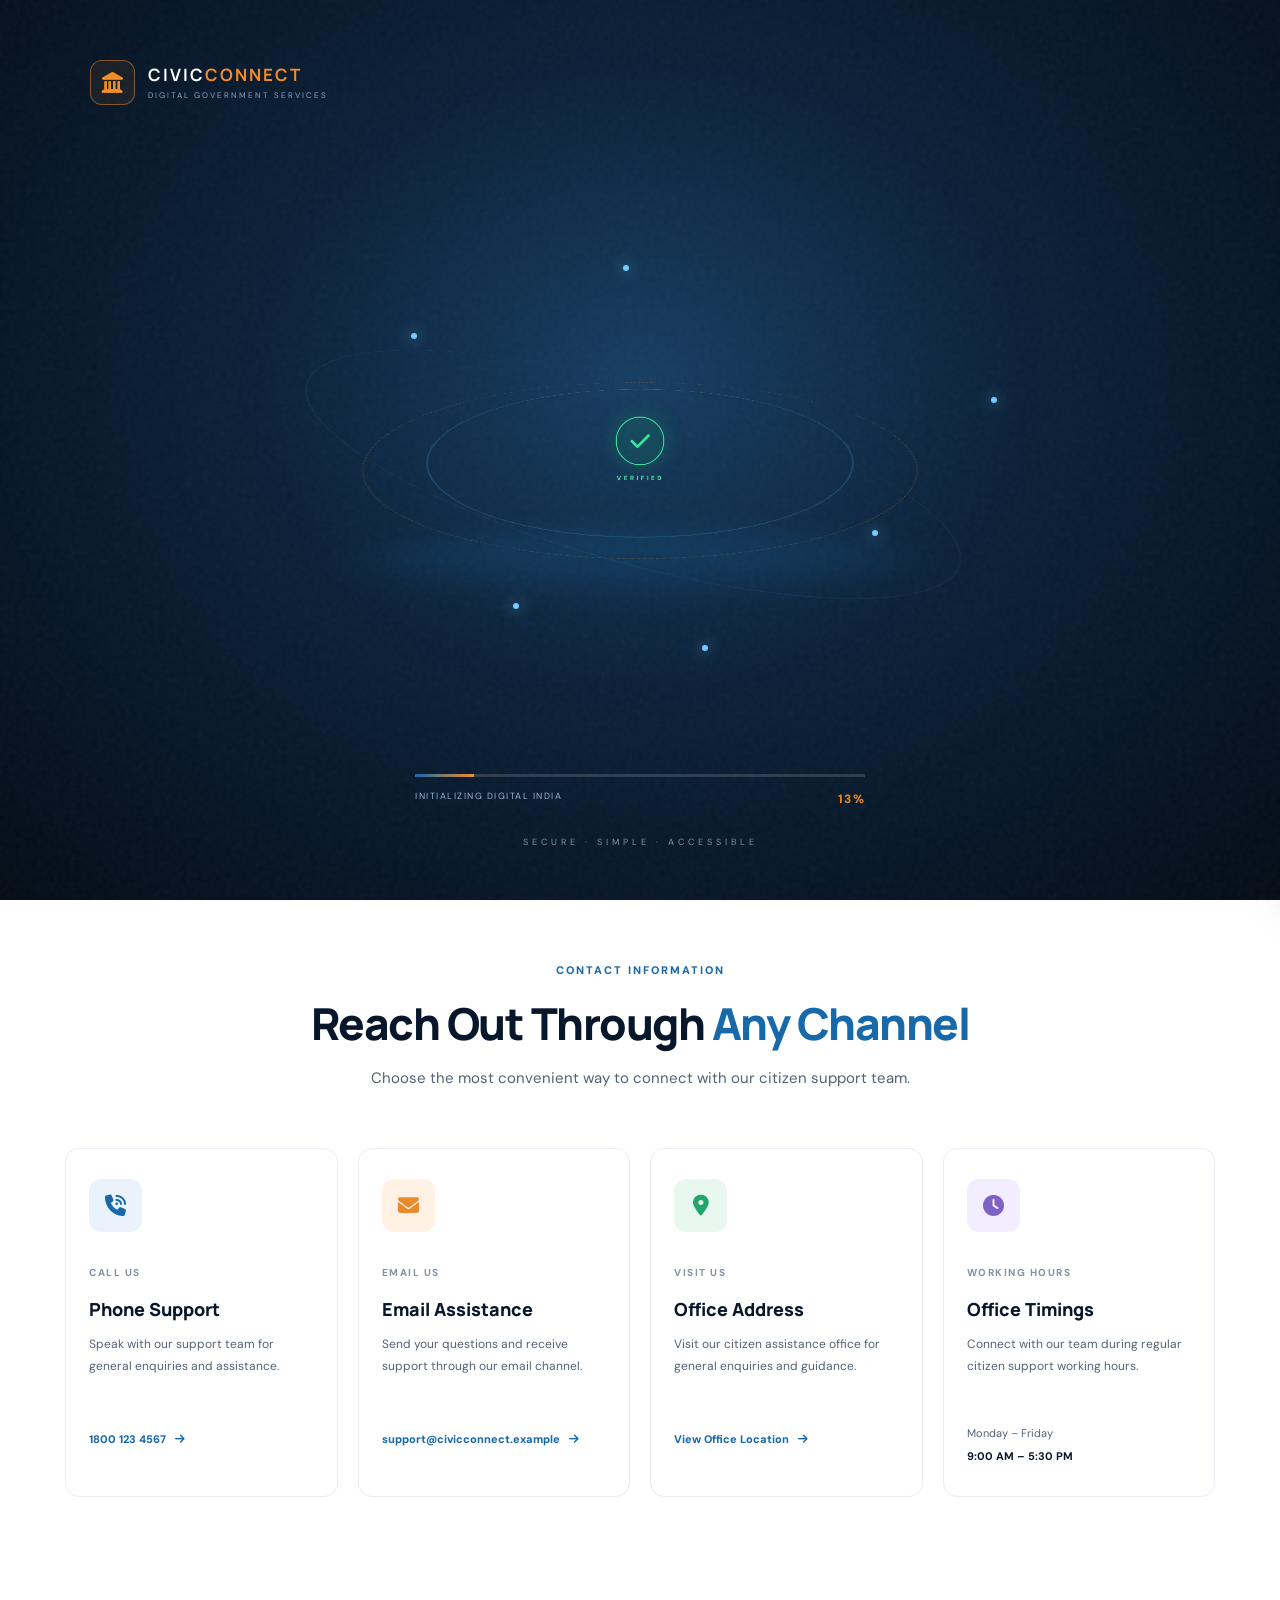
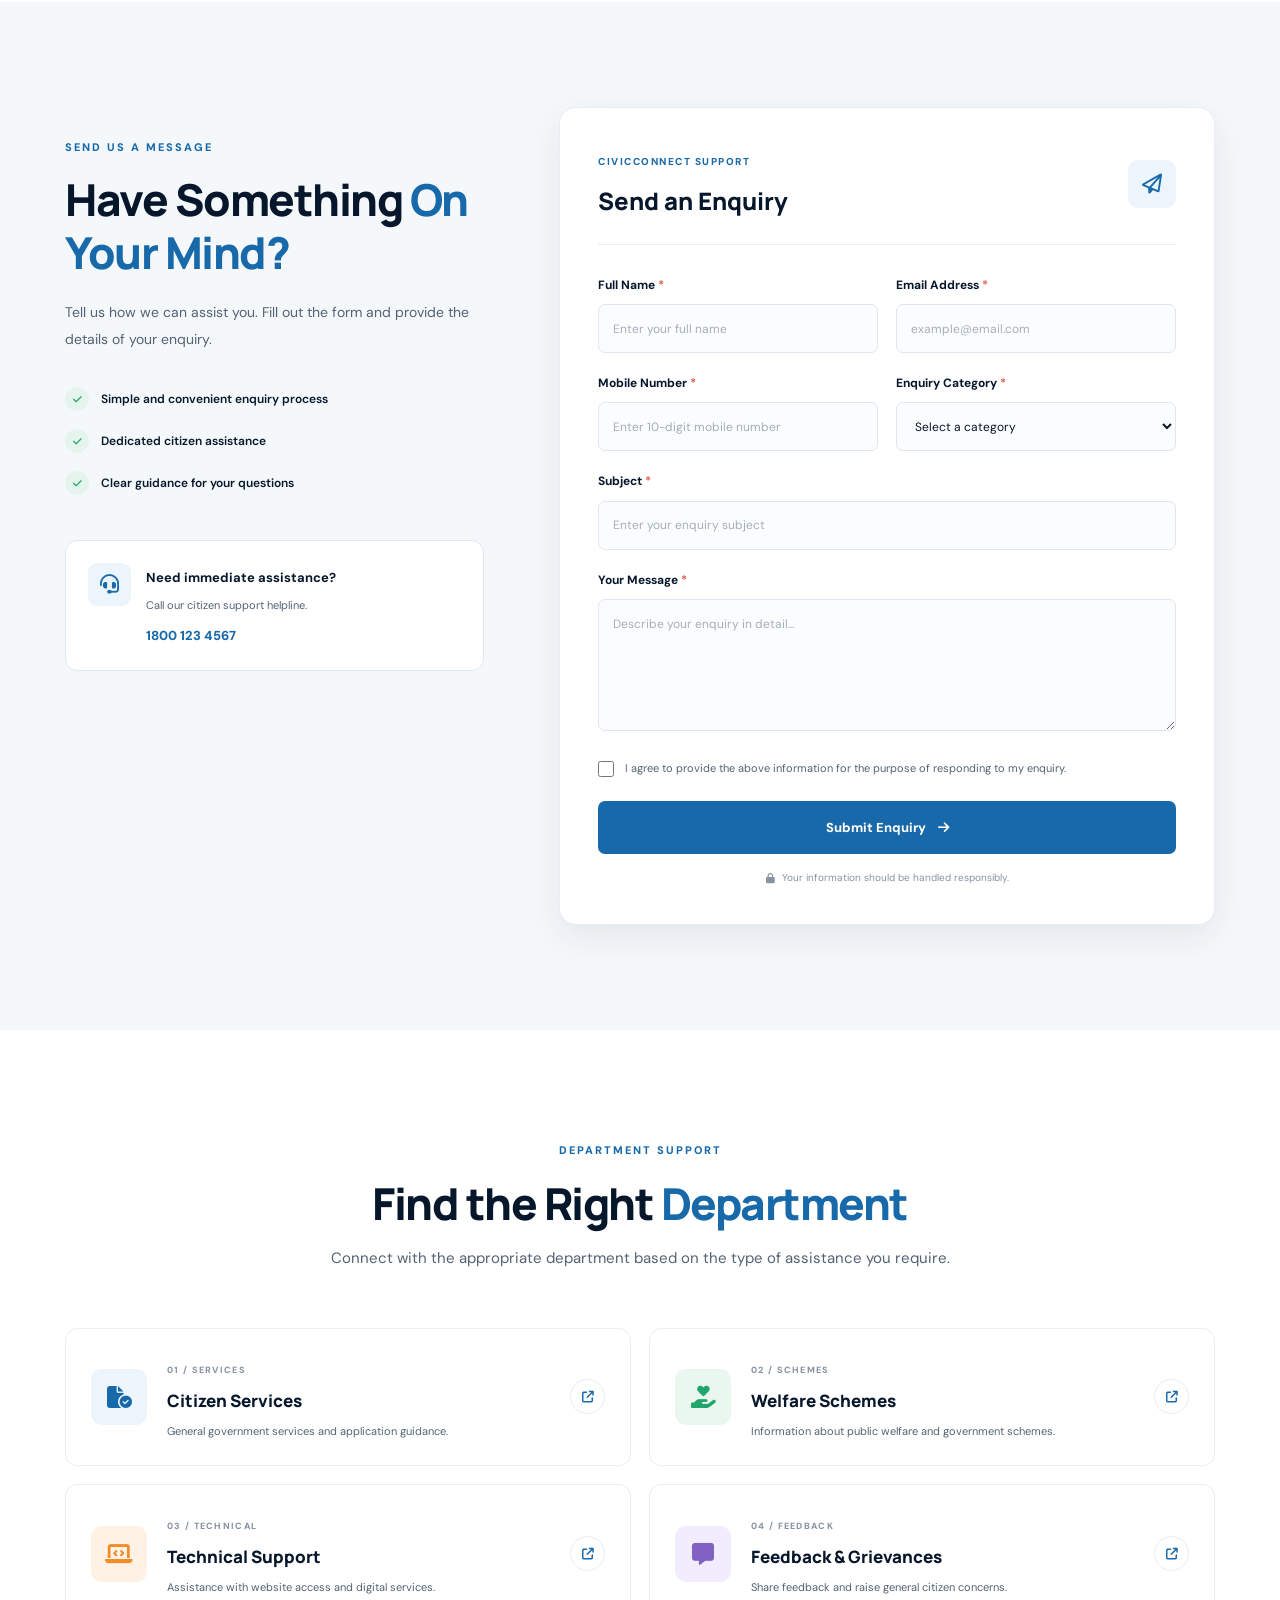
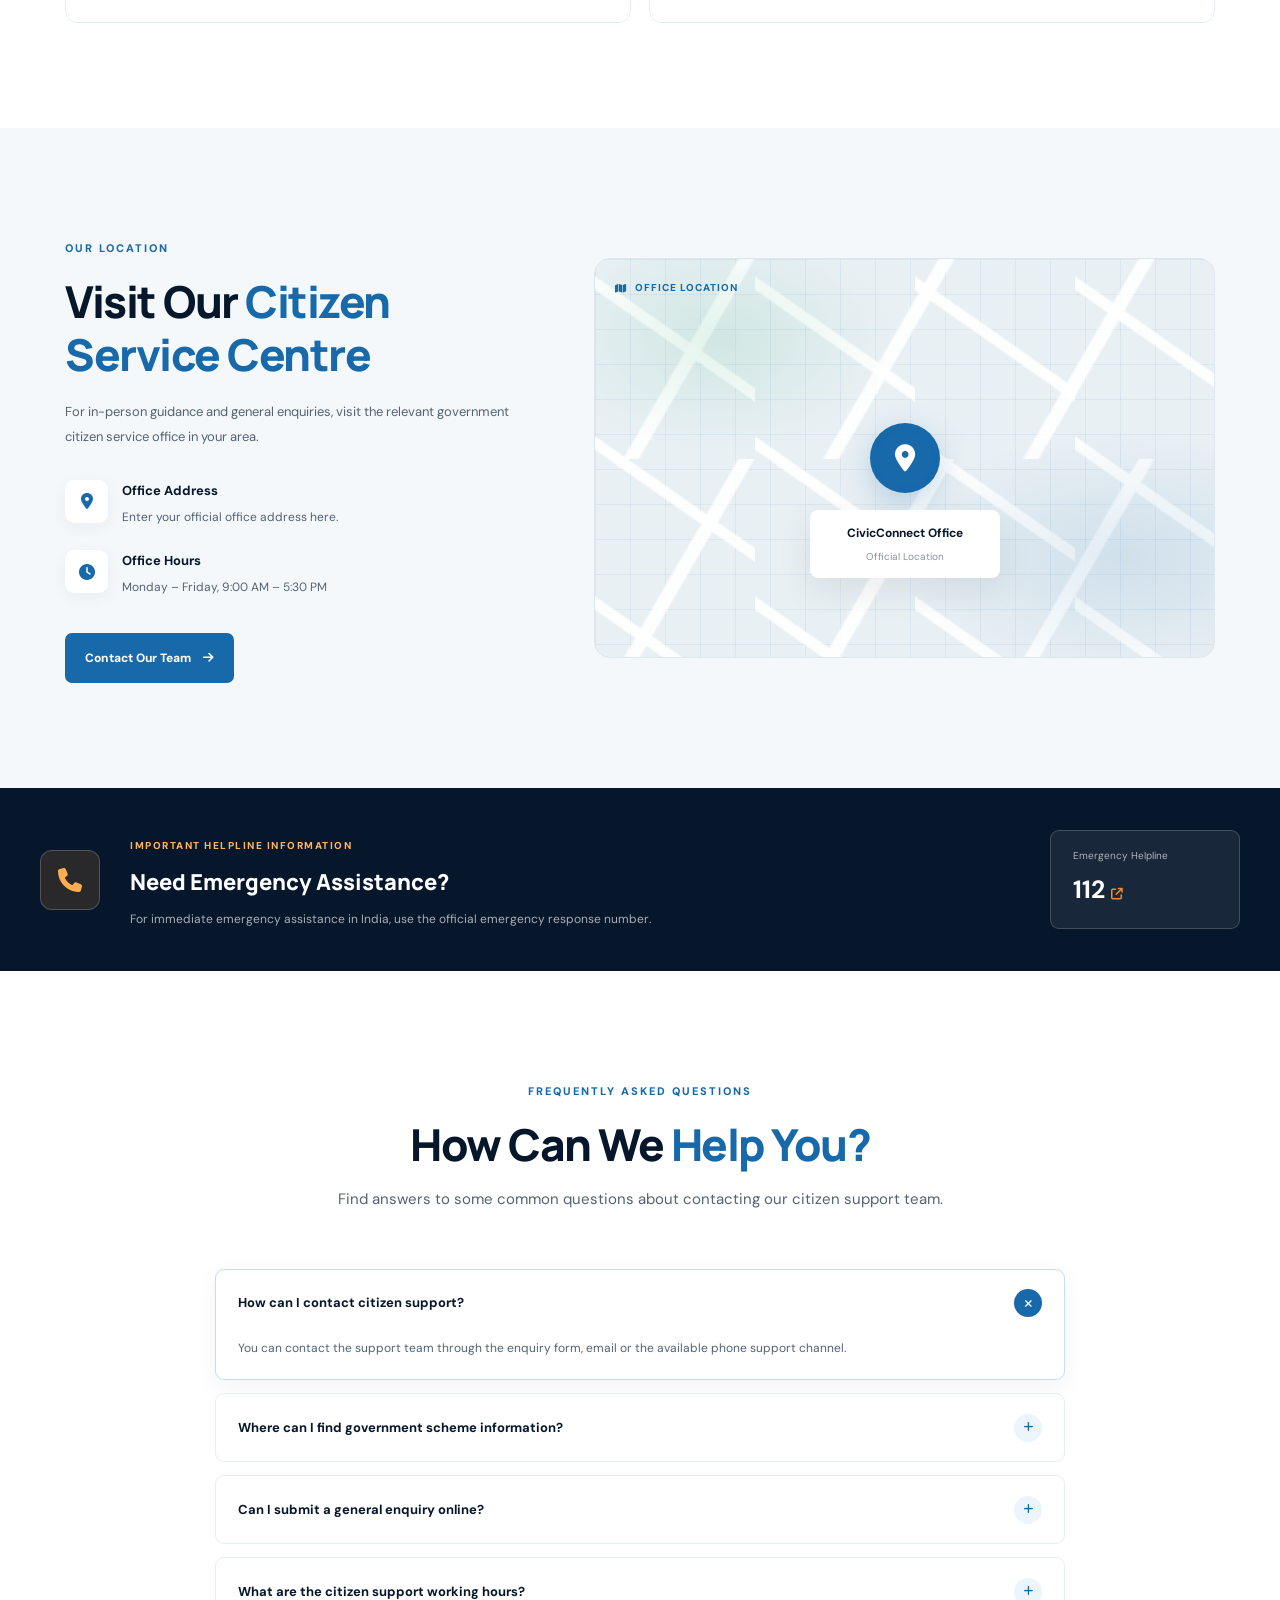
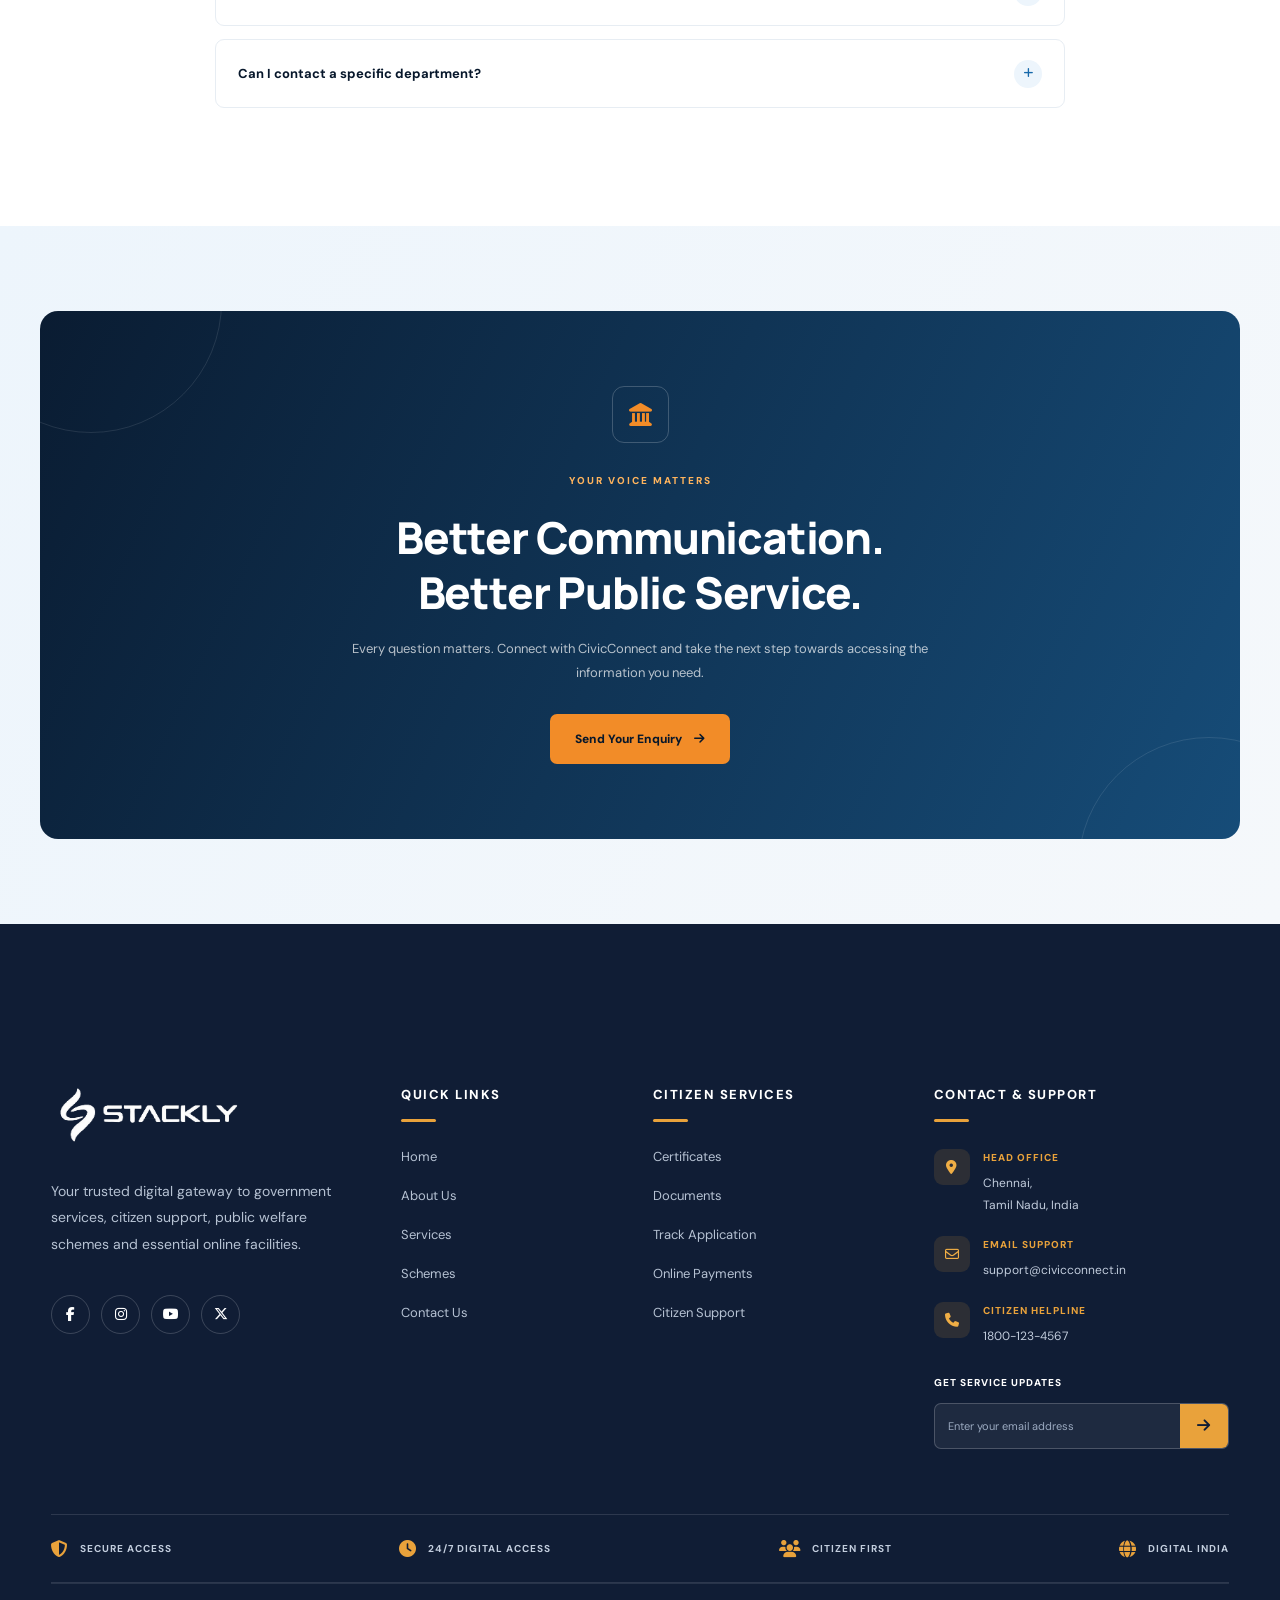
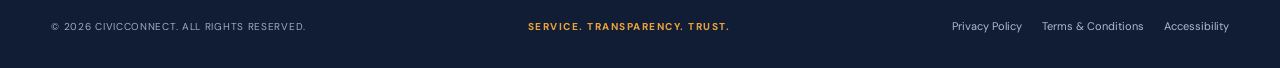
<file: contact.html>
<!DOCTYPE html>
<html lang="en">

<head>
    <meta charset="UTF-8">
    <meta name="viewport" content="width=device-width, initial-scale=1.0">

    <title>Contact Us | CivicConnect</title>

    <meta name="description"
        content="Contact CivicConnect for government services, citizen support, public assistance and general enquiries.">

    <link rel="preconnect" href="https://fonts.googleapis.com">
    <link rel="preconnect" href="https://fonts.gstatic.com" crossorigin>

    <link href="https://fonts.googleapis.com/css2?family=DM+Sans:wght@400;500;600;700;800&family=Manrope:wght@400;500;600;700;800&display=swap"
        rel="stylesheet">

    <link rel="stylesheet"
        href="https://cdnjs.cloudflare.com/ajax/libs/font-awesome/6.7.2/css/all.min.css">

    <link rel="stylesheet" href="css/style.css">
    <link rel="stylesheet" href="css/responsive.css">
    
    <link rel="stylesheet" href="css/animation.css">
</head>

<body>

  

  <!-- =========================================================
     CIVICCONNECT — COMPLETE 3D CINEMATIC PRELOADER
     INDIA → GOVERNMENT → JUSTICE → SERVICES → VERIFICATION
========================================================= -->

<div class="civic-preloader" id="preloader">

    <div class="preloader-noise"></div>

    <div class="preloader-inner">

        <!-- BRAND -->
        <div class="preloader-brand">

            <div class="preloader-brand-icon">
                <i class="fa-solid fa-landmark"></i>
            </div>

            <div class="preloader-brand-copy">
                <strong>CIVIC<span>CONNECT</span></strong>
                <small>DIGITAL GOVERNMENT SERVICES</small>
            </div>

        </div>


        <!-- =================================================
             MAIN CINEMATIC STAGE
        ================================================== -->

        <div class="preloader-stage" id="preloaderStage">


            <!-- ROTATING DIGITAL RINGS -->

            <div class="digital-ring ring-one"></div>
            <div class="digital-ring ring-two"></div>
            <div class="digital-ring ring-three"></div>


            <!-- =================================================
                 GOVERNMENT BUILDING
            ================================================== -->

            <div class="government-building" id="preloaderBuilding">

                <div class="building-glow"></div>

                <div class="building-roof">

                    <div class="roof-top"></div>
                    <div class="roof-main"></div>

                </div>

                <div class="building-columns">

                    <div class="building-column"></div>
                    <div class="building-column"></div>
                    <div class="building-column"></div>
                    <div class="building-column"></div>
                    <div class="building-column"></div>

                </div>

                <div class="building-base">
                    <div></div>
                    <div></div>
                </div>

                <div class="building-steps"></div>

                <div class="building-sign">
                    DIGITAL INDIA
                </div>

            </div>


            <!-- =================================================
                 INDIAN RUPEE COINS
            ================================================== -->

            <div class="rupee-coin coin-one">

                <div class="coin-inner">
                    <span>₹</span>
                    <small>INDIA</small>
                </div>

            </div>

            <div class="rupee-coin coin-two">

                <div class="coin-inner">
                    <span>₹</span>
                    <small>RUPEE</small>
                </div>

            </div>

            <div class="rupee-coin coin-three">

                <div class="coin-inner">
                    <span>₹</span>
                    <small>INDIA</small>
                </div>

            </div>


            <!-- =================================================
                 JUSTICE STATUE — SCALES OF JUSTICE
            ================================================== -->

            <div class="justice-statue">

                <div class="justice-glow"></div>

                <div class="justice-head"></div>

                <div class="justice-blindfold"></div>

                <div class="justice-body"></div>

                <div class="justice-arm"></div>

                <div class="justice-sword"></div>

                <div class="justice-scale">

                    <div class="scale-center"></div>

                    <div class="scale-beam"></div>

                    <div class="scale-left">
                        <span></span>
                    </div>

                    <div class="scale-right">
                        <span></span>
                    </div>

                </div>

                <div class="justice-base"></div>

            </div>


            <!-- =================================================
                 CONSTITUTION OF INDIA — BOOK
            ================================================== -->

            <div class="constitution-book">

                <div class="book-cover">

                    <div class="book-border">

                        <i class="fa-solid fa-landmark"></i>

                        <strong>CONSTITUTION</strong>

                        <span>OF INDIA</span>

                        <small>WE THE PEOPLE</small>

                    </div>

                </div>

                <div class="book-pages"></div>

            </div>


            <!-- =================================================
                 FLOATING GOVERNMENT DOCUMENT 01
            ================================================== -->

            <div class="floating-document document-one">

                <div class="document-top">

                    <i class="fa-solid fa-file-lines"></i>

                    <span>APPLICATION</span>

                </div>

                <div class="document-line"></div>
                <div class="document-line short"></div>
                <div class="document-line"></div>

                <div class="document-footer">

                    <i class="fa-solid fa-circle-check"></i>
                    VERIFIED

                </div>

            </div>


            <!-- =================================================
                 FLOATING GOVERNMENT DOCUMENT 02
            ================================================== -->

            <div class="floating-document document-two">

                <div class="document-top">

                    <i class="fa-solid fa-certificate"></i>

                    <span>CERTIFICATE</span>

                </div>

                <div class="certificate-seal">

                    <i class="fa-solid fa-check"></i>

                </div>

                <div class="document-line"></div>
                <div class="document-line short"></div>

            </div>


            <!-- =================================================
                 FLOATING GOVERNMENT DOCUMENT 03
            ================================================== -->

            <div class="floating-document document-three">

                <div class="document-top">

                    <i class="fa-solid fa-id-card"></i>

                    <span>DIGITAL ID</span>

                </div>

                <div class="document-line"></div>
                <div class="document-line short"></div>

                <div class="document-footer">
                    SECURE ACCESS
                </div>

            </div>


            <!-- =================================================
                 INDIAN GOVERNMENT SERVICES
            ================================================== -->

            <div class="government-service-icon service-pan">

                <i class="fa-solid fa-id-card"></i>

                <span>PAN CARD</span>

            </div>


            <div class="government-service-icon service-voter">

                <i class="fa-solid fa-address-card"></i>

                <span>VOTER ID</span>

            </div>


            <div class="government-service-icon service-certificate">

                <i class="fa-solid fa-certificate"></i>

                <span>CERTIFICATE</span>

            </div>


            <div class="government-service-icon service-payment">

                <i class="fa-solid fa-indian-rupee-sign"></i>

                <span>PAYMENTS</span>

            </div>


            <!-- =================================================
                 DIGITAL INDIA NETWORK
            ================================================== -->

            <div class="india-network">

                <div class="network-orbit"></div>

                <div class="network-center">

                    <i class="fa-solid fa-globe"></i>

                </div>

                <span class="network-dot dot-one"></span>
                <span class="network-dot dot-two"></span>
                <span class="network-dot dot-three"></span>
                <span class="network-dot dot-four"></span>

            </div>


            <!-- =================================================
                 DIGITAL PARTICLES
            ================================================== -->

            <div class="digital-particle particle-one"></div>
            <div class="digital-particle particle-two"></div>
            <div class="digital-particle particle-three"></div>
            <div class="digital-particle particle-four"></div>
            <div class="digital-particle particle-five"></div>
            <div class="digital-particle particle-six"></div>


            <!-- =================================================
                 CENTER TEXT
            ================================================== -->

            <div class="preloader-center-text">

                <span>ONE PLATFORM</span>

                <strong>
                    MANY <em>SOLUTIONS.</em>
                </strong>

            </div>


            <!-- =================================================
                 DIGITAL VERIFICATION
            ================================================== -->

            <div class="verification-check" id="preloaderVerify">

                <div class="verify-circle">

                    <i class="fa-solid fa-check"></i>

                </div>

                <span>VERIFIED</span>

            </div>


            <!-- =================================================
                 FINAL BRAND REVEAL
            ================================================== -->

            <div class="preloader-final-logo" id="preloaderFinalLogo">

                <div class="final-logo-icon">

                    <i class="fa-solid fa-landmark"></i>

                </div>

                <strong>
                    CIVIC<span>CONNECT</span>
                </strong>

                <small>
                    GOVERNMENT SERVICES. SIMPLIFIED.
                </small>

            </div>


        </div>


        <!-- =================================================
             LOADER STATUS
        ================================================== -->

        <div class="loader-status">

            <div class="loader-progress">

                <div
                    class="loader-progress-fill"
                    id="loaderProgressFill">
                </div>

            </div>

            <div class="loader-status-bottom">

                <span id="loaderStatusText">
                    INITIALIZING DIGITAL SERVICES
                </span>

                <strong>
                    <span id="loaderPercent">0</span>%
                </strong>

            </div>

        </div>


        <!-- BOTTOM BRAND MESSAGE -->

        <div class="preloader-bottom">
            SECURE · SIMPLE · ACCESSIBLE
        </div>

    </div>

</div>



    <!-- =====================================================
         MAIN HEADER
    ====================================================== -->

    <header class="site-header" id="siteHeader">

        <div class="container header-container">
<a href="index.html" class="brand" aria-label="CivicConnect Home">

    <img src="assets/logo2.webp"
         alt="CivicConnect Logo"
         class="brand-logo">

</a>


            <nav class="main-navigation" id="mainNavigation">

                <a href="index.html" class="nav-link ">Home</a>

                <a href="about.html" class="nav-link ">About Us</a>

                <a href="services.html" class="nav-link">Services</a>

                <a href="schemes.html" class="nav-link">Schemes</a>

                <a href="contact.html" class="nav-link active">Contact</a>

            </nav>


            <div class="header-actions">

                <button class="header-search" id="headerSearchBtn" aria-label="Search">
                    <i class="fa-solid fa-magnifying-glass"></i>
                </button>

                <button class="login-button" id="loginModalOpen">
                    <i class="fa-regular fa-user"></i>
                    <span>Login</span>
                </button>

                <button class="mobile-menu-btn" id="mobileMenuBtn" aria-label="Open menu">
                    <i class="fa-solid fa-bars"></i>
                </button>

            </div>

        </div>

    </header>


    <!-- =====================================================
         MOBILE NAVIGATION
    ====================================================== -->

    <div class="mobile-overlay" id="mobileOverlay"></div>

    <aside class="mobile-drawer" id="mobileDrawer">

        <div class="drawer-header">

            <a href="index.html" class="drawer-brand">
                <i class="fa-solid fa-landmark"></i>
                CIVICCONNECT
            </a>

            <button class="drawer-close" id="drawerClose" aria-label="Close menu">
                <i class="fa-solid fa-xmark"></i>
            </button>

        </div>

        <div class="drawer-content">

            <span class="drawer-label">MAIN MENU</span>

            <a href="index.html">
                <i class="fa-solid fa-house"></i>
                Home
            </a>

            <a href="about.html">
                <i class="fa-solid fa-building-columns"></i>
                About Us
            </a>

            <a href="services.html">
                <i class="fa-solid fa-grid-2"></i>
                Services
            </a>

            <a href="schemes.html">
                <i class="fa-solid fa-hand-holding-heart"></i>
             Schemes
            </a>

          

            <a href="contact.html">
                <i class="fa-solid fa-headset"></i>
                Contact
            </a>

            <div class="drawer-divider"></div>

            <span class="drawer-label">CITIZEN SUPPORT</span>

            <a href="#help">
                <i class="fa-solid fa-circle-question"></i>
                Help Centre
            </a>

            <a href="#faq">
                <i class="fa-solid fa-comments"></i>
                FAQs
            </a>

            <button class="drawer-login" id="drawerLoginBtn">
                <i class="fa-solid fa-right-to-bracket"></i>
                Login to Portal
            </button>

        </div>

        <div class="drawer-footer">
            <p>Connecting Citizens. Simplifying Services.</p>
            <span>© 2026 CivicConnect</span>
        </div>

    </aside>


   

        <!-- =====================================================
             CONTACT HERO
        ====================================================== -->

        <section class="contact-hero">

            <div class="contact-hero-pattern"></div>

            <div class="container contact-hero-content">

                <div class="contact-breadcrumb">
                    <a href="index.html">Home</a>
                    <i class="fa-solid fa-chevron-right"></i>
                    <span>Contact Us</span>
                </div>

                <div class="contact-hero-grid">

                    <div class="contact-hero-text">

                        <span class="contact-eyebrow">
                            <span class="eyebrow-line"></span>
                            WE ARE HERE TO HELP
                        </span>

                        <h1>
                            Let's Make
                            <span>Things Easier</span>
                            Together.
                        </h1>

                        <p>
                            Have a question about government services, public
                            schemes or citizen support? Our team is here to
                            guide you with the information and assistance you need.
                        </p>

                        <div class="contact-hero-actions">

                            <a href="404.html" class="contact-primary-btn">
                                Get In Touch
                                <i class="fa-solid fa-arrow-right"></i>
                            </a>

                            <a href="404.html" class="contact-secondary-btn">
                                Explore Contact Details
                            </a>

                        </div>

                        <div class="contact-trust">

                            <div class="trust-icon">
                                <i class="fa-solid fa-shield-halved"></i>
                            </div>

                            <div>
                                <strong>Citizen First Support</strong>
                                <span>Dedicated assistance for every citizen</span>
                            </div>

                        </div>

                    </div>


                    <div class="contact-hero-visual">

                        <div class="contact-visual-frame">

                            <img src="assets/p1.webp"
                                alt="Government citizen service support">

                            <div class="visual-overlay"></div>

                            <div class="visual-info">

                                <span class="visual-info-icon">
                                    <i class="fa-solid fa-headset"></i>
                                </span>

                                <div>
                                    <strong>Need Assistance?</strong>
                                    <span>We're ready to help you</span>
                                </div>

                            </div>

                        </div>

                        <div class="contact-floating-card">

                            <div class="floating-icon">
                                <i class="fa-solid fa-comments"></i>
                            </div>

                            <div>
                                <strong>Citizen Support</strong>
                                <span>We're listening</span>
                            </div>

                        </div>

                        <div class="contact-visual-dot"></div>

                    </div>

                </div>

            </div>

            <div class="contact-hero-bottom"></div>

        </section>


        <!-- =====================================================
             CONTACT DETAILS
        ====================================================== -->

        <section class="contact-details section-padding" id="contactDetails">

            <div class="container">

                <div class="section-heading reveal">

                    <span class="section-label">CONTACT INFORMATION</span>

                    <h2>
                        Reach Out Through
                        <span>Any Channel</span>
                    </h2>

                    <p>
                        Choose the most convenient way to connect with our
                        citizen support team.
                    </p>

                </div>


                <div class="contact-info-grid">

                    <article class="contact-info-card reveal delay-1">

                        <div class="info-card-icon blue">
                            <i class="fa-solid fa-phone-volume"></i>
                        </div>

                        <span class="info-card-label">CALL US</span>

                        <h3>Phone Support</h3>

                        <p>
                            Speak with our support team for general
                            enquiries and assistance.
                        </p>

                        <a href="tel:18001234567">
                            1800 123 4567
                            <i class="fa-solid fa-arrow-right"></i>
                        </a>

                    </article>


                    <article class="contact-info-card reveal delay-2">

                        <div class="info-card-icon orange">
                            <i class="fa-solid fa-envelope"></i>
                        </div>

                        <span class="info-card-label">EMAIL US</span>

                        <h3>Email Assistance</h3>

                        <p>
                            Send your questions and receive support
                            through our email channel.
                        </p>

                        <a href="mailto:support@civicconnect.example">
                            support@civicconnect.example
                            <i class="fa-solid fa-arrow-right"></i>
                        </a>

                    </article>


                    <article class="contact-info-card reveal delay-3">

                        <div class="info-card-icon green">
                            <i class="fa-solid fa-location-dot"></i>
                        </div>

                        <span class="info-card-label">VISIT US</span>

                        <h3>Office Address</h3>

                        <p>
                            Visit our citizen assistance office for
                            general enquiries and guidance.
                        </p>

                        <a href="404.html" class="office-location-btn">
                            View Office Location
                            <i class="fa-solid fa-arrow-right"></i>
                        </a>

                    </article>


                    <article class="contact-info-card reveal delay-4">

                        <div class="info-card-icon purple">
                            <i class="fa-solid fa-clock"></i>
                        </div>

                        <span class="info-card-label">WORKING HOURS</span>

                        <h3>Office Timings</h3>

                        <p>
                            Connect with our team during regular
                            citizen support working hours.
                        </p>

                        <span class="working-time">
                            Monday – Friday
                            <strong>9:00 AM – 5:30 PM</strong>
                        </span>

                    </article>

                </div>

            </div>

        </section>


        <!-- =====================================================
             CONTACT FORM
        ====================================================== -->

        <section class="contact-form-section section-padding" id="contactForm">

            <div class="container">

                <div class="contact-form-layout">

                    <div class="contact-form-left reveal-left">

                        <span class="section-label">SEND US A MESSAGE</span>

                        <h2>
                            Have Something
                            <span>On Your Mind?</span>
                        </h2>

                        <p>
                            Tell us how we can assist you. Fill out the form
                            and provide the details of your enquiry.
                        </p>

                        <div class="form-help-list">

                            <div class="form-help-item">
                                <span><i class="fa-solid fa-check"></i></span>
                                <p>Simple and convenient enquiry process</p>
                            </div>

                            <div class="form-help-item">
                                <span><i class="fa-solid fa-check"></i></span>
                                <p>Dedicated citizen assistance</p>
                            </div>

                            <div class="form-help-item">
                                <span><i class="fa-solid fa-check"></i></span>
                                <p>Clear guidance for your questions</p>
                            </div>

                        </div>

                        <div class="contact-assistance-box">

                            <div class="assistance-icon">
                                <i class="fa-solid fa-headset"></i>
                            </div>

                            <div>
                                <strong>Need immediate assistance?</strong>
                                <p>Call our citizen support helpline.</p>
                                <a href="tel:18001234567">1800 123 4567</a>
                            </div>

                        </div>

                    </div>


                    <div class="contact-form-card reveal-right">

                        <div class="form-card-heading">

                            <div>
                                <span class="form-small-label">CIVICCONNECT SUPPORT</span>
                                <h3>Send an Enquiry</h3>
                            </div>

                            <div class="form-heading-icon">
                                <i class="fa-regular fa-paper-plane"></i>
                            </div>

                        </div>

                        <form id="citizenContactForm">

                            <div class="form-row">

                                <div class="form-group">

                                    <label for="fullName">Full Name <span>*</span></label>

                                    <input type="text"
                                        id="fullName"
                                        name="fullName"
                                        placeholder="Enter your full name"
                                        pattern="[A-Za-z ]{2,60}"
                                        title="Enter a valid name using letters only"
                                        required>

                                </div>

                                <div class="form-group">

                                    <label for="emailAddress">Email Address <span>*</span></label>

                                    <input type="email"
                                        id="emailAddress"
                                        name="email"
                                        placeholder="example@email.com"
                                        required>

                                </div>

                            </div>


                            <div class="form-row">

                                <div class="form-group">

                                    <label for="phoneNumber">Mobile Number <span>*</span></label>

                                    <input type="tel"
                                        id="phoneNumber"
                                        name="phone"
                                        placeholder="Enter 10-digit mobile number"
                                        pattern="[0-9]{10}"
                                        maxlength="10"
                                        inputmode="numeric"
                                        required>

                                </div>

                                <div class="form-group">

                                    <label for="enquiryType">Enquiry Category <span>*</span></label>

                                    <select id="enquiryType" name="category" required>

                                        <option value="">Select a category</option>
                                        <option value="Government Services">Government Services</option>
                                        <option value="Government Schemes">Government Schemes</option>
                                        <option value="Application Status">Application Status</option>
                                        <option value="Technical Support">Technical Support</option>
                                        <option value="General Enquiry">General Enquiry</option>
                                        <option value="Other">Other</option>

                                    </select>

                                </div>

                            </div>


                            <div class="form-group">

                                <label for="subject">Subject <span>*</span></label>

                                <input type="text"
                                    id="subject"
                                    name="subject"
                                    placeholder="Enter your enquiry subject"
                                    required>

                            </div>


                            <div class="form-group">

                                <label for="message">Your Message <span>*</span></label>

                                <textarea id="message"
                                    name="message"
                                    rows="5"
                                    placeholder="Describe your enquiry in detail..."
                                    required></textarea>

                            </div>


                            <label class="form-consent">

                                <input type="checkbox" id="consent" required>

                                <span>
                                    I agree to provide the above information
                                    for the purpose of responding to my enquiry.
                                </span>

                            </label>


                            <button type="submit" class="contact-submit-btn">

                                Submit Enquiry

                                <i class="fa-solid fa-arrow-right"></i>

                            </button>

                            <p class="form-security-note">
                                <i class="fa-solid fa-lock"></i>
                                Your information should be handled responsibly.
                            </p>

                            <div class="form-message" id="formMessage"
                                role="status" aria-live="polite"></div>

                        </form>

                    </div>

                </div>

            </div>

        </section>


        <!-- =====================================================
             DEPARTMENT CONTACT
        ====================================================== -->

        <section class="department-section section-padding">

            <div class="container">

                <div class="section-heading reveal">

                    <span class="section-label">DEPARTMENT SUPPORT</span>

                    <h2>
                        Find the Right
                        <span>Department</span>
                    </h2>

                    <p>
                        Connect with the appropriate department based on
                        the type of assistance you require.
                    </p>

                </div>


                <div class="department-grid">

                    <article class="department-card reveal delay-1">

                        <div class="department-icon">
                            <i class="fa-solid fa-file-circle-check"></i>
                        </div>

                        <div>
                            <span>01 / SERVICES</span>
                            <h3>Citizen Services</h3>
                            <p>General government services and application guidance.</p>
                        </div>

                        <a href="404.html" aria-label="Explore citizen services">
                            <i class="fa-solid fa-arrow-up-right-from-square"></i>
                        </a>

                    </article>


                    <article class="department-card reveal delay-2">

                        <div class="department-icon">
                            <i class="fa-solid fa-hand-holding-heart"></i>
                        </div>

                        <div>
                            <span>02 / SCHEMES</span>
                            <h3>Welfare Schemes</h3>
                            <p>Information about public welfare and government schemes.</p>
                        </div>

                        <a href="404.html" aria-label="Explore welfare schemes">
                            <i class="fa-solid fa-arrow-up-right-from-square"></i>
                        </a>

                    </article>


                    <article class="department-card reveal delay-3">

                        <div class="department-icon">
                            <i class="fa-solid fa-laptop-code"></i>
                        </div>

                        <div>
                            <span>03 / TECHNICAL</span>
                            <h3>Technical Support</h3>
                            <p>Assistance with website access and digital services.</p>
                        </div>

                        <a href="404.html" aria-label="Contact technical support">
                            <i class="fa-solid fa-arrow-up-right-from-square"></i>
                        </a>

                    </article>


                    <article class="department-card reveal delay-4">

                        <div class="department-icon">
                            <i class="fa-solid fa-message"></i>
                        </div>

                        <div>
                            <span>04 / FEEDBACK</span>
                            <h3>Feedback & Grievances</h3>
                            <p>Share feedback and raise general citizen concerns.</p>
                        </div>

                        <a href="404.html" aria-label="Send feedback">
                            <i class="fa-solid fa-arrow-up-right-from-square"></i>
                        </a>

                    </article>

                </div>

            </div>

        </section>


        <!-- =====================================================
             OFFICE LOCATION
        ====================================================== -->

        <section class="office-location-section section-padding" id="officeLocation">

            <div class="container">

                <div class="office-location-layout">

                    <div class="office-location-content reveal-left">

                        <span class="section-label">OUR LOCATION</span>

                        <h2>
                            Visit Our
                            <span>Citizen Service Centre</span>
                        </h2>

                        <p>
                            For in-person guidance and general enquiries,
                            visit the relevant government citizen service
                            office in your area.
                        </p>

                        <div class="office-detail">

                            <div class="office-detail-icon">
                                <i class="fa-solid fa-location-dot"></i>
                            </div>

                            <div>
                                <strong>Office Address</strong>
                                <p>Enter your official office address here.</p>
                            </div>

                        </div>

                        <div class="office-detail">

                            <div class="office-detail-icon">
                                <i class="fa-solid fa-clock"></i>
                            </div>

                            <div>
                                <strong>Office Hours</strong>
                                <p>Monday – Friday, 9:00 AM – 5:30 PM</p>
                            </div>

                        </div>

                        <a href="404.html" class="office-direction-btn">
                            Contact Our Team
                            <i class="fa-solid fa-arrow-right"></i>
                        </a>

                    </div>


                    <div class="office-map reveal-right">

                        <div class="map-placeholder">

                            <div class="map-pattern"></div>

                            <div class="map-marker">
                                <i class="fa-solid fa-location-dot"></i>
                            </div>

                            <div class="map-label">
                                <strong>CivicConnect Office</strong>
                                <span>Official Location</span>
                            </div>

                            <span class="map-caption">
                                <i class="fa-solid fa-map"></i>
                                OFFICE LOCATION
                            </span>

                        </div>

                    </div>

                </div>

            </div>

        </section>


        <!-- =====================================================
             EMERGENCY HELPLINE
        ====================================================== -->

        <section class="emergency-section">

            <div class="container">

                <div class="emergency-content reveal">

                    <div class="emergency-icon">
                        <i class="fa-solid fa-phone"></i>
                    </div>

                    <div class="emergency-text">

                        <span>IMPORTANT HELPLINE INFORMATION</span>

                        <h2>Need Emergency Assistance?</h2>

                        <p>
                            For immediate emergency assistance in India,
                            use the official emergency response number.
                        </p>

                    </div>

                    <a href="tel:112" class="emergency-number">
                        <span>Emergency Helpline</span>
                        <strong>112 <i class="fa-solid fa-arrow-up-right-from-square"></i></strong>
                    </a>

                </div>

            </div>

        </section>


        <!-- =====================================================
             FAQ
        ====================================================== -->

        <section class="contact-faq-section section-padding">

            <div class="container">

                <div class="section-heading reveal">

                    <span class="section-label">FREQUENTLY ASKED QUESTIONS</span>

                    <h2>
                        How Can We
                        <span>Help You?</span>
                    </h2>

                    <p>
                        Find answers to some common questions about
                        contacting our citizen support team.
                    </p>

                </div>


                <div class="contact-faq-list">

                    <div class="contact-faq-item active reveal">

                        <button class="contact-faq-question" aria-expanded="true">

                            <span>How can I contact citizen support?</span>

                            <i class="fa-solid fa-plus"></i>

                        </button>

                        <div class="contact-faq-answer">
                            <p>
                                You can contact the support team through the
                                enquiry form, email or the available phone
                                support channel.
                            </p>
                        </div>

                    </div>


                    <div class="contact-faq-item reveal">

                        <button class="contact-faq-question" aria-expanded="false">

                            <span>Where can I find government scheme information?</span>

                            <i class="fa-solid fa-plus"></i>

                        </button>

                        <div class="contact-faq-answer">
                            <p>
                                Visit the Schemes section to explore available
                                government welfare schemes and their details.
                            </p>
                        </div>

                    </div>


                    <div class="contact-faq-item reveal">

                        <button class="contact-faq-question" aria-expanded="false">

                            <span>Can I submit a general enquiry online?</span>

                            <i class="fa-solid fa-plus"></i>

                        </button>

                        <div class="contact-faq-answer">
                            <p>
                                Yes. Use the contact form to provide your
                                details, select an enquiry category and
                                describe your question.
                            </p>
                        </div>

                    </div>


                    <div class="contact-faq-item reveal">

                        <button class="contact-faq-question" aria-expanded="false">

                            <span>What are the citizen support working hours?</span>

                            <i class="fa-solid fa-plus"></i>

                        </button>

                        <div class="contact-faq-answer">
                            <p>
                                The sample office timings displayed on this
                                page are Monday to Friday, 9:00 AM to 5:30 PM.
                                Confirm the official timings before publishing.
                            </p>
                        </div>

                    </div>


                    <div class="contact-faq-item reveal">

                        <button class="contact-faq-question" aria-expanded="false">

                            <span>Can I contact a specific department?</span>

                            <i class="fa-solid fa-plus"></i>

                        </button>

                        <div class="contact-faq-answer">
                            <p>
                                Select the appropriate enquiry category in
                                the contact form so your question can be
                                directed to the relevant support team.
                            </p>
                        </div>

                    </div>

                </div>

            </div>

        </section>


        <!-- =====================================================
             FINAL CTA
        ====================================================== -->

        <section class="contact-cta-section">

            <div class="container">

                <div class="contact-cta-content reveal">

                    <div class="cta-decoration">
                        <i class="fa-solid fa-landmark"></i>
                    </div>

                    <span>YOUR VOICE MATTERS</span>

                    <h2>
                        Better Communication.
                        <br>
                        Better Public Service.
                    </h2>

                    <p>
                        Every question matters. Connect with CivicConnect
                        and take the next step towards accessing the
                        information you need.
                    </p>

                    <a href="404.html" class="contact-cta-btn">
                        Send Your Enquiry
                        <i class="fa-solid fa-arrow-right"></i>
                    </a>

                </div>

            </div>

        </section>

    </main>


   
<!-- =========================================================
     CIVICCONNECT – GOVERNMENT FOOTER
========================================================== -->

<footer class="site-footer">

    <!-- FOOTER TOP -->
    <div class="footer-top">

        <!-- BRAND + SOCIAL -->
        <div class="footer-brand">

            <a href="index.html" class="footer-logo" aria-label="CivicConnect Home">

    <img src="assets/logo.webp"
         alt="CivicConnect Logo"
         class="footer-logo-img">

</a>

            <p>
                Your trusted digital gateway to government
                services, citizen support, public welfare
                schemes and essential online facilities.
            </p>

            <div class="footer-socials">

                <a href="404.html" aria-label="Facebook">
                    <i class="fa-brands fa-facebook-f"></i>
                </a>

                <a href="404.html" aria-label="Instagram">
                    <i class="fa-brands fa-instagram"></i>
                </a>

                <a href="404.html" aria-label="YouTube">
                    <i class="fa-brands fa-youtube"></i>
                </a>

                <a href="404.html" aria-label="X">
                    <i class="fa-brands fa-x-twitter"></i>
                </a>

            </div>

        </div>


        <!-- QUICK LINKS -->
        <div class="footer-column">

            <span class="footer-heading">
                QUICK LINKS
            </span>

            <a href="index.html">Home</a>
            <a href="about.html">About Us</a>
            <a href="services.html">Services</a>
            <a href="schemes.html"> Schemes</a>
            <a href="contact.html">Contact Us</a>

        </div>


        <!-- CITIZEN SERVICES -->
        <div class="footer-column">

            <span class="footer-heading">
                CITIZEN SERVICES
            </span>

            <a href="certificates.html">Certificates</a>
            <a href="documents.html">Documents</a>
            <a href="applications.html">Track Application</a>
            <a href="payments.html">Online Payments</a>
            <a href="support.html">Citizen Support</a>

        </div>


        <!-- CONTACT DETAILS -->
        <div class="footer-column footer-contact">

            <span class="footer-heading">
                CONTACT & SUPPORT
            </span>

            <!-- LOCATION -->
            <div class="footer-contact-item">

                <div class="footer-contact-icon">
                    <i class="fa-solid fa-location-dot"></i>
                </div>

                <div class="footer-contact-info">

                    <span class="contact-label">
                        HEAD OFFICE
                    </span>

                    <a href="https://www.google.com/maps/search/?api=1&query=Chennai+Tamil+Nadu"
                       target="_blank"
                       rel="noopener noreferrer">
                        Chennai,<br>
                        Tamil Nadu, India
                    </a>

                </div>

            </div>


            <!-- EMAIL -->
            <div class="footer-contact-item">

                <div class="footer-contact-icon">
                    <i class="fa-regular fa-envelope"></i>
                </div>

                <div class="footer-contact-info">

                    <span class="contact-label">
                        EMAIL SUPPORT
                    </span>

                    <a href="mailto:support@civicconnect.in">
                        support@civicconnect.in
                    </a>

                </div>

            </div>


            <!-- PHONE -->
            <div class="footer-contact-item">

                <div class="footer-contact-icon">
                    <i class="fa-solid fa-phone"></i>
                </div>

                <div class="footer-contact-info">

                    <span class="contact-label">
                        CITIZEN HELPLINE
                    </span>

                    <a href="tel:18001234567">
                        1800-123-4567
                    </a>

                </div>

            </div>


            <!-- NEWSLETTER -->
            <div class="footer-subscribe">

                <span class="subscribe-heading">
                    GET SERVICE UPDATES
                </span>

                <div class="subscribe-input">

                    <input
                        type="email"
                        placeholder="Enter your email address"
                        aria-label="Email address"
                    >

                    <button
                        type="button"
                        class="subscribe-button"
                        onclick="window.location.href='404.html'"
                        aria-label="Subscribe">
                        <i class="fa-solid fa-arrow-right"></i>
                    </button>

                </div>

            </div>

        </div>

    </div>


    <!-- FOOTER TRUST STRIP -->
    <div class="footer-trust">

        <div class="footer-trust-item">
            <i class="fa-solid fa-shield-halved"></i>
            <span>SECURE ACCESS</span>
        </div>

        <div class="footer-trust-item">
            <i class="fa-solid fa-clock"></i>
            <span>24/7 DIGITAL ACCESS</span>
        </div>

        <div class="footer-trust-item">
            <i class="fa-solid fa-users"></i>
            <span>CITIZEN FIRST</span>
        </div>

        <div class="footer-trust-item">
            <i class="fa-solid fa-globe"></i>
            <span>DIGITAL INDIA</span>
        </div>

    </div>


    <!-- FOOTER BOTTOM -->
    <div class="footer-bottom">

        <span>
            © 2026 CIVICCONNECT. ALL RIGHTS RESERVED.
        </span>

        <span class="footer-tagline">
            SERVICE. TRANSPARENCY. TRUST.
        </span>

        <div class="footer-bottom-links">
            <a href="404.html">Privacy Policy</a>
            <a href="404.html">Terms & Conditions</a>
            <a href="404.html">Accessibility</a>
        </div>

    </div>

</footer>



    <!-- =====================================================
         LOGIN MODAL
    ====================================================== -->

    <div class="login-modal" id="loginModal" aria-hidden="true">

        <div class="login-modal-overlay" id="loginModalOverlay"></div>

        <div class="login-modal-content" role="dialog" aria-modal="true" aria-labelledby="loginTitle">

            <button class="login-modal-close" id="loginModalClose" aria-label="Close login">
                <i class="fa-solid fa-xmark"></i>
            </button>


            <div class="login-modal-header">

                <div class="login-modal-logo">
                    <i class="fa-solid fa-landmark"></i>
                </div>

                <span class="login-label">WELCOME TO CIVICCONNECT</span>

                <h2 id="loginTitle">Sign In to Continue</h2>

                <p>Access your CivicConnect demo account.</p>

            </div>


            <div class="login-tabs">

                <button class="login-tab active" type="button" data-login-tab="citizen">
                    <i class="fa-solid fa-user"></i>
                    Citizen
                </button>

                <button class="login-tab" type="button" data-login-tab="admin">
                    <i class="fa-solid fa-user-shield"></i>
                    Admin
                </button>

            </div>


            <form class="login-form" id="loginForm">

                <div class="form-group">

                    <label for="loginEmail">Email Address</label>

                    <div class="input-wrapper">

                        <i class="fa-regular fa-envelope"></i>

                        <input
                            type="email"
                            id="loginEmail"
                            placeholder="Enter your email address"
                            required
                        >

                    </div>

                </div>


                <div class="form-group">

                    <label for="loginPassword">Password</label>

                    <div class="input-wrapper">

                        <i class="fa-solid fa-lock"></i>

                        <input
                            type="password"
                            id="loginPassword"
                            placeholder="Enter your password"
                            required
                        >

                        <button type="button" class="password-toggle" id="passwordToggle" aria-label="Show password">
                            <i class="fa-regular fa-eye"></i>
                        </button>

                    </div>

                </div>


                <div class="login-form-options">

                    <label class="remember-option">
                        <input type="checkbox" id="rememberMe">
                        <span>Remember me</span>
                    </label>

                    <a href="404.html">Forgot Password?</a>

                </div>


                <button type="submit" class="login-submit-btn">
                    Sign In
                    <i class="fa-solid fa-arrow-right"></i>
                </button>


                <p class="login-message" id="loginMessage" role="status"></p>

            </form>


            <div class="login-modal-footer">

                <p>
                    New to CivicConnect?
                    <a href="404.html">Create Account</a>
                </p>

                <span>
                    <i class="fa-solid fa-shield-halved"></i>
                    Demo interface only. No real government account access.
                </span>

            </div>

        </div>

    </div>


    <!-- =====================================================
         SEARCH MODAL
    ====================================================== -->

    <div class="search-modal" id="searchModal" aria-hidden="true">

        <div class="search-modal-overlay" id="searchModalOverlay"></div>

        <div class="search-modal-content">

            <button class="search-modal-close" id="searchModalClose" aria-label="Close search">
                <i class="fa-solid fa-xmark"></i>
            </button>

            <span class="eyebrow">FIND WHAT YOU NEED</span>

            <h2>Search CivicConnect</h2>

            <form class="global-search-form" id="globalSearchForm">

                <i class="fa-solid fa-magnifying-glass"></i>

                <input
                    type="search"
                    id="globalSearchInput"
                    placeholder="Search services, schemes and information..."
                >

                <button type="submit">Search</button>

            </form>

            <div class="search-suggestions">

                <span>POPULAR SEARCHES</span>

                <a href="services.html#aadhaar">Aadhaar Services</a>
                <a href="services.html#pan">PAN Card</a>
                <a href="services.html#certificates">Certificates</a>
                <a href="schemes.html">Government Schemes</a>

            </div>

        </div>

    </div>


    <!-- =====================================================
         NOTIFICATION / TOAST
    ====================================================== -->

    <div class="toast-notification" id="toastNotification" role="status">

        <span class="toast-icon">
            <i class="fa-solid fa-circle-check"></i>
        </span>

        <div class="toast-content">
            <strong id="toastTitle">Information</strong>
            <p id="toastMessage">Welcome to CivicConnect.</p>
        </div>

        <button class="toast-close" id="toastClose" aria-label="Close notification">
            <i class="fa-solid fa-xmark"></i>
        </button>

    </div>


    <!-- =====================================================
         BACK TO TOP
    ====================================================== -->

    <button class="floating-back-to-top" id="floatingBackToTop" aria-label="Back to top">
        <i class="fa-solid fa-arrow-up"></i>
    </button>


    <!-- EXTERNAL JAVASCRIPT -->
    <script src="js/script.js"></script>

</body>

</html>
</file>
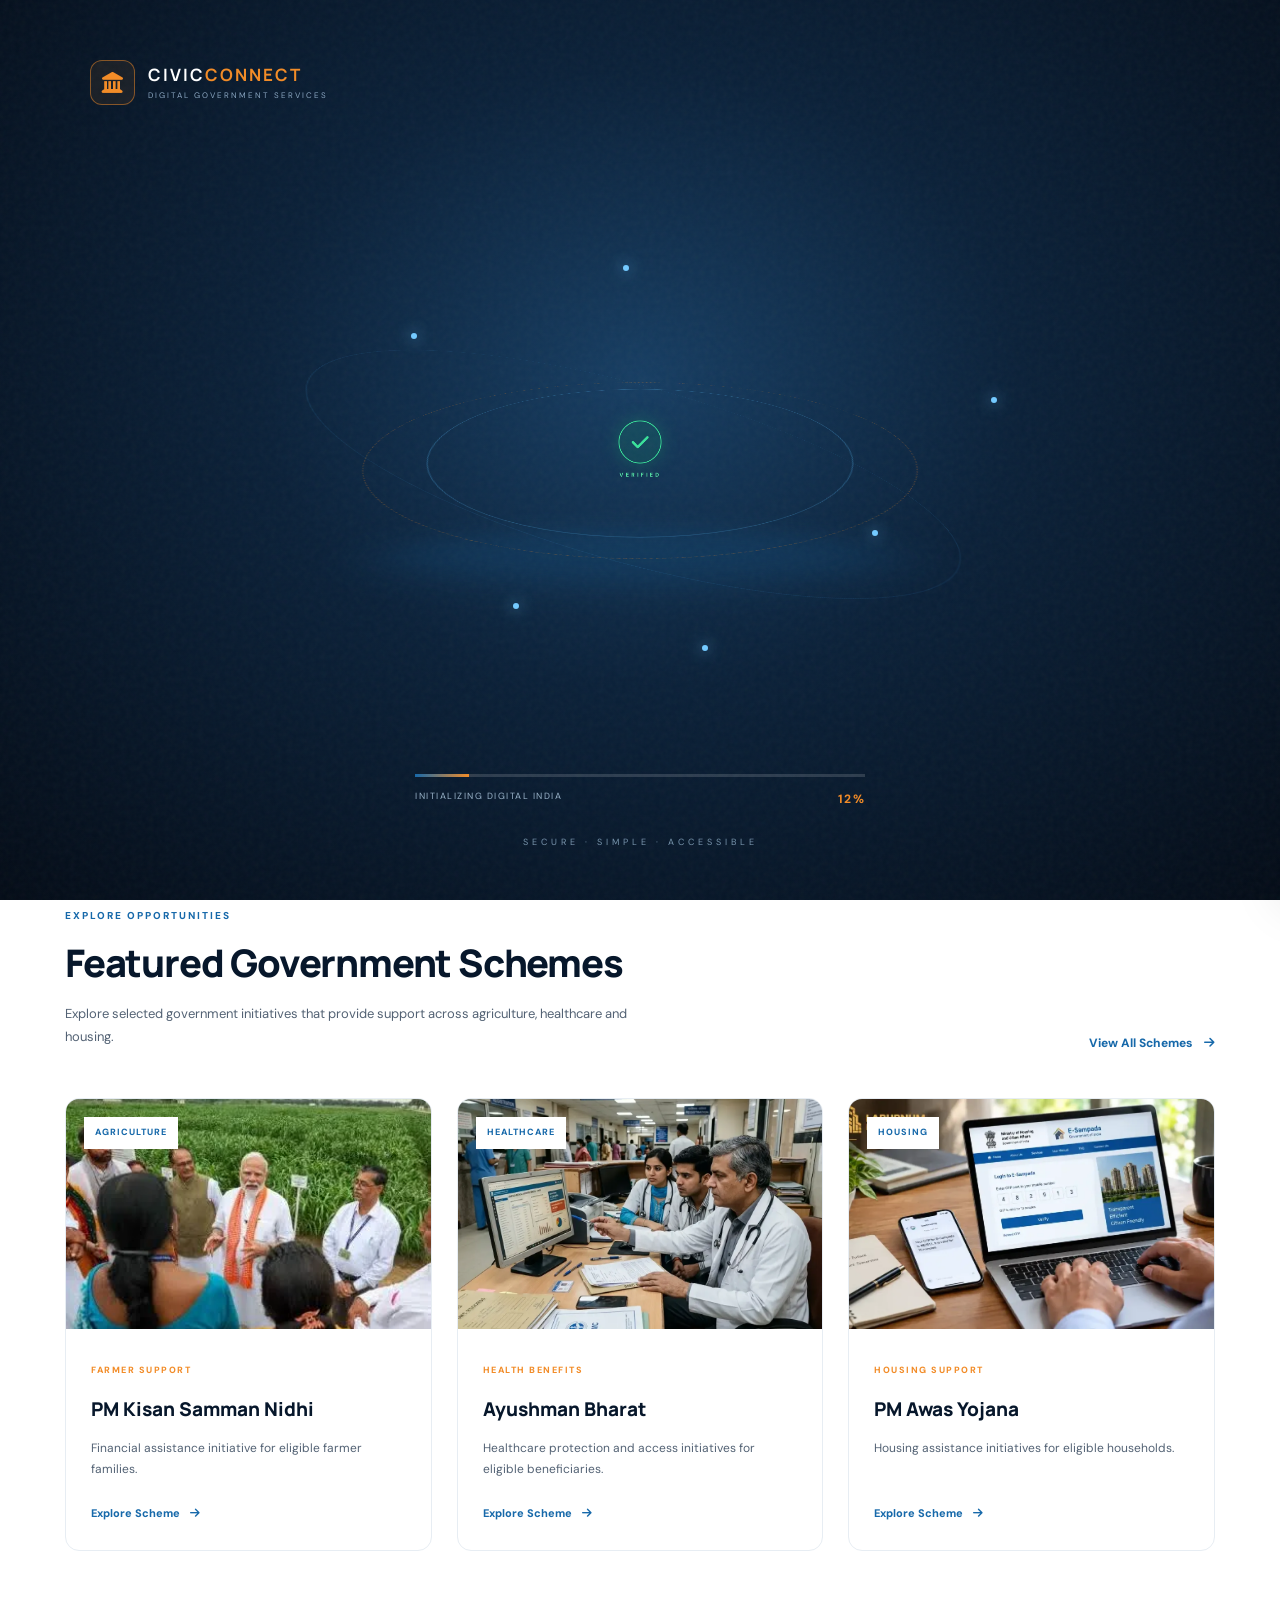
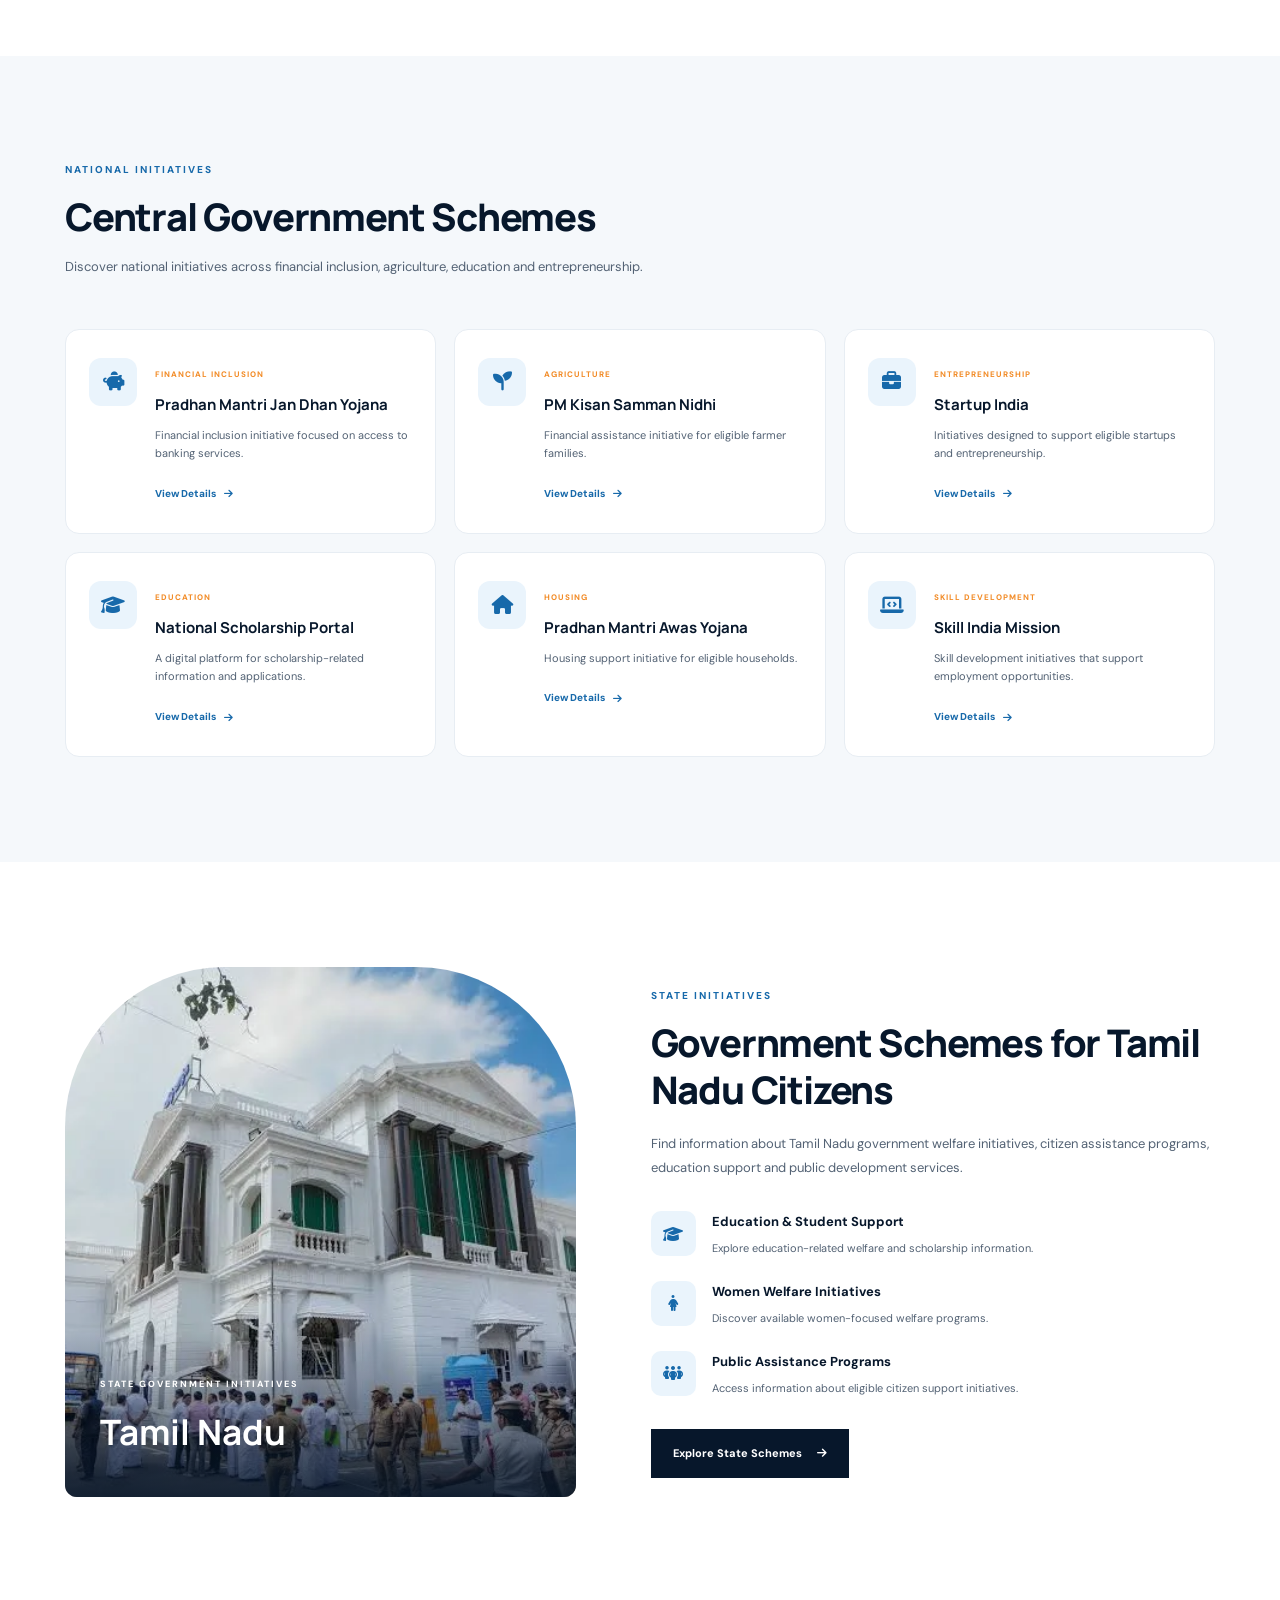
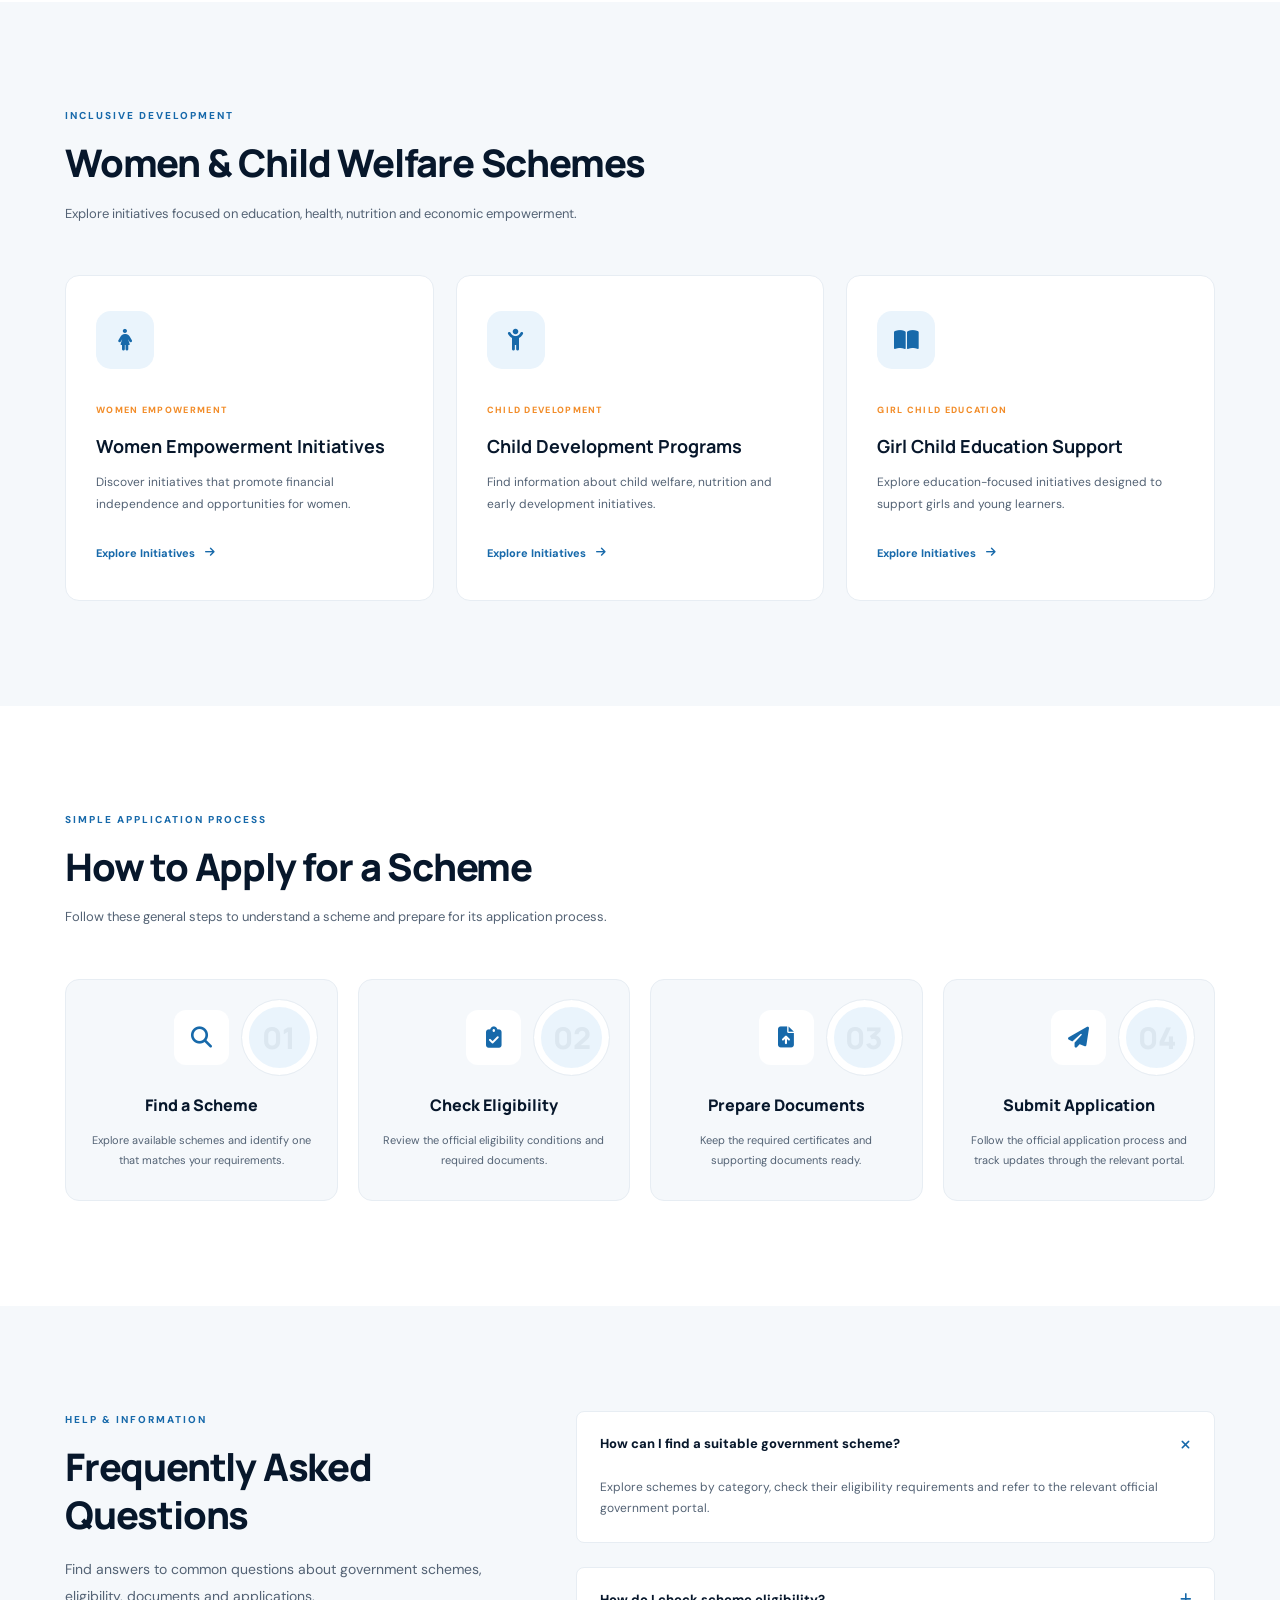
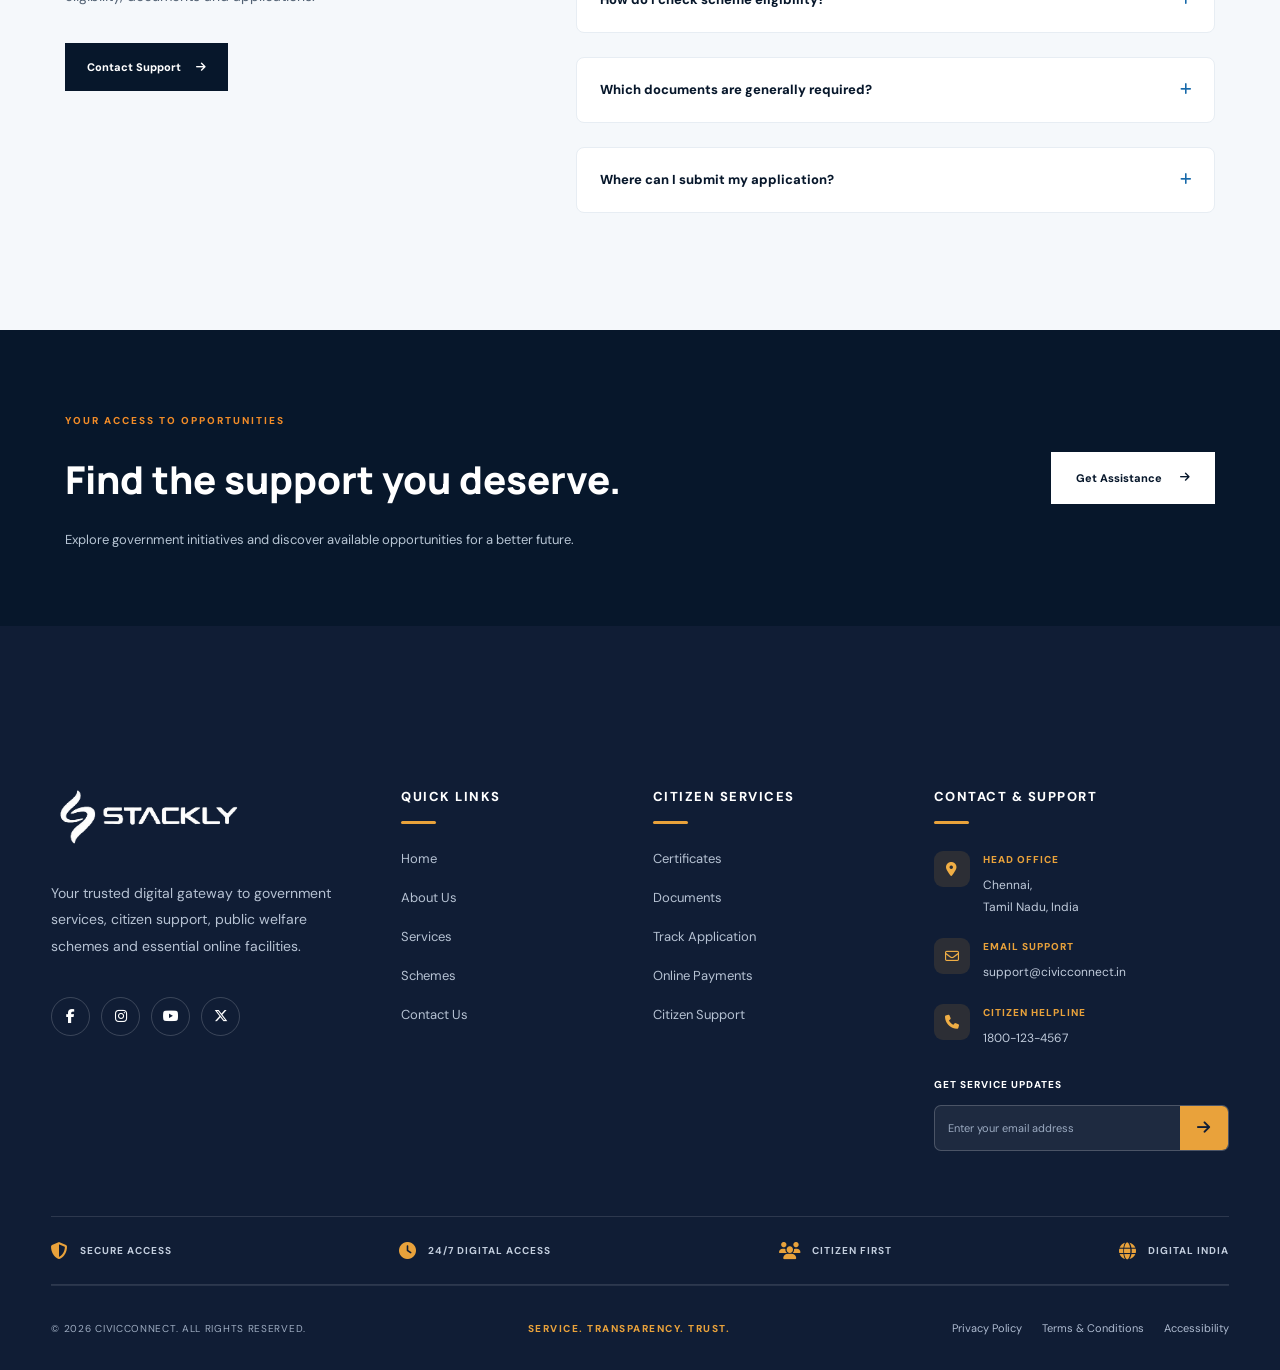
<file: schemes.html>
<!DOCTYPE html>
<html lang="en">

<head>
    <meta charset="UTF-8">
    <meta name="viewport" content="width=device-width, initial-scale=1.0">

    <meta name="description" content="Explore government schemes, public welfare programs, citizen benefits and financial assistance through CivicConnect.">

    <title>Government Schemes | CivicConnect</title>

    <link rel="preconnect" href="https://fonts.googleapis.com">
    <link rel="preconnect" href="https://fonts.gstatic.com" crossorigin>

    <link href="https://fonts.googleapis.com/css2?family=DM+Sans:wght@400;500;600;700;800&family=Manrope:wght@400;500;600;700;800&display=swap" rel="stylesheet">

    <link rel="stylesheet" href="https://cdnjs.cloudflare.com/ajax/libs/font-awesome/6.7.2/css/all.min.css">

    <link rel="stylesheet" href="css/style.css">
    <link rel="stylesheet" href="css/responsive.css">

</head>

<body>

   
  <!-- =========================================================
     CIVICCONNECT — COMPLETE 3D CINEMATIC PRELOADER
     INDIA → GOVERNMENT → JUSTICE → SERVICES → VERIFICATION
========================================================= -->

<div class="civic-preloader" id="preloader">

    <div class="preloader-noise"></div>

    <div class="preloader-inner">

        <!-- BRAND -->
        <div class="preloader-brand">

            <div class="preloader-brand-icon">
                <i class="fa-solid fa-landmark"></i>
            </div>

            <div class="preloader-brand-copy">
                <strong>CIVIC<span>CONNECT</span></strong>
                <small>DIGITAL GOVERNMENT SERVICES</small>
            </div>

        </div>


        <!-- =================================================
             MAIN CINEMATIC STAGE
        ================================================== -->

        <div class="preloader-stage" id="preloaderStage">


            <!-- ROTATING DIGITAL RINGS -->

            <div class="digital-ring ring-one"></div>
            <div class="digital-ring ring-two"></div>
            <div class="digital-ring ring-three"></div>


            <!-- =================================================
                 GOVERNMENT BUILDING
            ================================================== -->

            <div class="government-building" id="preloaderBuilding">

                <div class="building-glow"></div>

                <div class="building-roof">

                    <div class="roof-top"></div>
                    <div class="roof-main"></div>

                </div>

                <div class="building-columns">

                    <div class="building-column"></div>
                    <div class="building-column"></div>
                    <div class="building-column"></div>
                    <div class="building-column"></div>
                    <div class="building-column"></div>

                </div>

                <div class="building-base">
                    <div></div>
                    <div></div>
                </div>

                <div class="building-steps"></div>

                <div class="building-sign">
                    DIGITAL INDIA
                </div>

            </div>


            <!-- =================================================
                 INDIAN RUPEE COINS
            ================================================== -->

            <div class="rupee-coin coin-one">

                <div class="coin-inner">
                    <span>₹</span>
                    <small>INDIA</small>
                </div>

            </div>

            <div class="rupee-coin coin-two">

                <div class="coin-inner">
                    <span>₹</span>
                    <small>RUPEE</small>
                </div>

            </div>

            <div class="rupee-coin coin-three">

                <div class="coin-inner">
                    <span>₹</span>
                    <small>INDIA</small>
                </div>

            </div>


            <!-- =================================================
                 JUSTICE STATUE — SCALES OF JUSTICE
            ================================================== -->

            <div class="justice-statue">

                <div class="justice-glow"></div>

                <div class="justice-head"></div>

                <div class="justice-blindfold"></div>

                <div class="justice-body"></div>

                <div class="justice-arm"></div>

                <div class="justice-sword"></div>

                <div class="justice-scale">

                    <div class="scale-center"></div>

                    <div class="scale-beam"></div>

                    <div class="scale-left">
                        <span></span>
                    </div>

                    <div class="scale-right">
                        <span></span>
                    </div>

                </div>

                <div class="justice-base"></div>

            </div>


            <!-- =================================================
                 CONSTITUTION OF INDIA — BOOK
            ================================================== -->

            <div class="constitution-book">

                <div class="book-cover">

                    <div class="book-border">

                        <i class="fa-solid fa-landmark"></i>

                        <strong>CONSTITUTION</strong>

                        <span>OF INDIA</span>

                        <small>WE THE PEOPLE</small>

                    </div>

                </div>

                <div class="book-pages"></div>

            </div>


            <!-- =================================================
                 FLOATING GOVERNMENT DOCUMENT 01
            ================================================== -->

            <div class="floating-document document-one">

                <div class="document-top">

                    <i class="fa-solid fa-file-lines"></i>

                    <span>APPLICATION</span>

                </div>

                <div class="document-line"></div>
                <div class="document-line short"></div>
                <div class="document-line"></div>

                <div class="document-footer">

                    <i class="fa-solid fa-circle-check"></i>
                    VERIFIED

                </div>

            </div>


            <!-- =================================================
                 FLOATING GOVERNMENT DOCUMENT 02
            ================================================== -->

            <div class="floating-document document-two">

                <div class="document-top">

                    <i class="fa-solid fa-certificate"></i>

                    <span>CERTIFICATE</span>

                </div>

                <div class="certificate-seal">

                    <i class="fa-solid fa-check"></i>

                </div>

                <div class="document-line"></div>
                <div class="document-line short"></div>

            </div>


            <!-- =================================================
                 FLOATING GOVERNMENT DOCUMENT 03
            ================================================== -->

            <div class="floating-document document-three">

                <div class="document-top">

                    <i class="fa-solid fa-id-card"></i>

                    <span>DIGITAL ID</span>

                </div>

                <div class="document-line"></div>
                <div class="document-line short"></div>

                <div class="document-footer">
                    SECURE ACCESS
                </div>

            </div>


            <!-- =================================================
                 INDIAN GOVERNMENT SERVICES
            ================================================== -->

            <div class="government-service-icon service-pan">

                <i class="fa-solid fa-id-card"></i>

                <span>PAN CARD</span>

            </div>


            <div class="government-service-icon service-voter">

                <i class="fa-solid fa-address-card"></i>

                <span>VOTER ID</span>

            </div>


            <div class="government-service-icon service-certificate">

                <i class="fa-solid fa-certificate"></i>

                <span>CERTIFICATE</span>

            </div>


            <div class="government-service-icon service-payment">

                <i class="fa-solid fa-indian-rupee-sign"></i>

                <span>PAYMENTS</span>

            </div>


            <!-- =================================================
                 DIGITAL INDIA NETWORK
            ================================================== -->

            <div class="india-network">

                <div class="network-orbit"></div>

                <div class="network-center">

                    <i class="fa-solid fa-globe"></i>

                </div>

                <span class="network-dot dot-one"></span>
                <span class="network-dot dot-two"></span>
                <span class="network-dot dot-three"></span>
                <span class="network-dot dot-four"></span>

            </div>


            <!-- =================================================
                 DIGITAL PARTICLES
            ================================================== -->

            <div class="digital-particle particle-one"></div>
            <div class="digital-particle particle-two"></div>
            <div class="digital-particle particle-three"></div>
            <div class="digital-particle particle-four"></div>
            <div class="digital-particle particle-five"></div>
            <div class="digital-particle particle-six"></div>


            <!-- =================================================
                 CENTER TEXT
            ================================================== -->

            <div class="preloader-center-text">

                <span>ONE PLATFORM</span>

                <strong>
                    MANY <em>SOLUTIONS.</em>
                </strong>

            </div>


            <!-- =================================================
                 DIGITAL VERIFICATION
            ================================================== -->

            <div class="verification-check" id="preloaderVerify">

                <div class="verify-circle">

                    <i class="fa-solid fa-check"></i>

                </div>

                <span>VERIFIED</span>

            </div>


            <!-- =================================================
                 FINAL BRAND REVEAL
            ================================================== -->

            <div class="preloader-final-logo" id="preloaderFinalLogo">

                <div class="final-logo-icon">

                    <i class="fa-solid fa-landmark"></i>

                </div>

                <strong>
                    CIVIC<span>CONNECT</span>
                </strong>

                <small>
                    GOVERNMENT SERVICES. SIMPLIFIED.
                </small>

            </div>


        </div>


        <!-- =================================================
             LOADER STATUS
        ================================================== -->

        <div class="loader-status">

            <div class="loader-progress">

                <div
                    class="loader-progress-fill"
                    id="loaderProgressFill">
                </div>

            </div>

            <div class="loader-status-bottom">

                <span id="loaderStatusText">
                    INITIALIZING DIGITAL SERVICES
                </span>

                <strong>
                    <span id="loaderPercent">0</span>%
                </strong>

            </div>

        </div>


        <!-- BOTTOM BRAND MESSAGE -->

        <div class="preloader-bottom">
            SECURE · SIMPLE · ACCESSIBLE
        </div>

    </div>

</div>



    <!-- =====================================================
         MAIN HEADER
    ====================================================== -->

    <header class="site-header" id="siteHeader">

        <div class="container header-container">

           <a href="index.html" class="brand" aria-label="CivicConnect Home">

    <img src="assets/logo2.webp"
         alt="CivicConnect Logo"
         class="brand-logo">

</a>


            <nav class="main-navigation" id="mainNavigation">

                <a href="index.html" class="nav-link ">Home</a>

                <a href="about.html" class="nav-link ">About Us</a>

                <a href="services.html" class="nav-link">Services</a>

                <a href="schemes.html" class="nav-link active">Schemes</a>

                <a href="contact.html" class="nav-link">Contact</a>

            </nav>


            <div class="header-actions">

                <button class="header-search" id="headerSearchBtn" aria-label="Search">
                    <i class="fa-solid fa-magnifying-glass"></i>
                </button>

                <button class="login-button" id="loginModalOpen">
                    <i class="fa-regular fa-user"></i>
                    <span>Login</span>
                </button>

                <button class="mobile-menu-btn" id="mobileMenuBtn" aria-label="Open menu">
                    <i class="fa-solid fa-bars"></i>
                </button>

            </div>

        </div>

    </header>


    <!-- =====================================================
         MOBILE NAVIGATION
    ====================================================== -->

    <div class="mobile-overlay" id="mobileOverlay"></div>

    <aside class="mobile-drawer" id="mobileDrawer">

        <div class="drawer-header">

            <a href="index.html" class="drawer-brand">
                <i class="fa-solid fa-landmark"></i>
                CIVICCONNECT
            </a>

            <button class="drawer-close" id="drawerClose" aria-label="Close menu">
                <i class="fa-solid fa-xmark"></i>
            </button>

        </div>

        <div class="drawer-content">

            <span class="drawer-label">MAIN MENU</span>

            <a href="index.html">
                <i class="fa-solid fa-house"></i>
                Home
            </a>

            <a href="about.html">
                <i class="fa-solid fa-building-columns"></i>
                About Us
            </a>

            <a href="services.html">
                <i class="fa-solid fa-grid-2"></i>
                Services
            </a>

            <a href="schemes.html">
                <i class="fa-solid fa-hand-holding-heart"></i>
                 Schemes
            </a>

          

            <a href="contact.html">
                <i class="fa-solid fa-headset"></i>
                Contact
            </a>

            <div class="drawer-divider"></div>

            <span class="drawer-label">CITIZEN SUPPORT</span>

            <a href="#help">
                <i class="fa-solid fa-circle-question"></i>
                Help Centre
            </a>

            <a href="#faq">
                <i class="fa-solid fa-comments"></i>
                FAQs
            </a>

            <button class="drawer-login" id="drawerLoginBtn">
                <i class="fa-solid fa-right-to-bracket"></i>
                Login to Portal
            </button>

        </div>

        <div class="drawer-footer">
            <p>Connecting Citizens. Simplifying Services.</p>
            <span>© 2026 CivicConnect</span>
        </div>

    </aside>


    <!-- =====================================
         SECTION 01 - SCHEMES HERO
    ====================================== -->

    <section class="schemes-hero" id="schemesHero">

        <div class="hero-background-glow"></div>

        <div class="container">

            <div class="hero-top-line">

                <span>GOVERNMENT SCHEMES / 2026</span>

                <span>OPPORTUNITIES FOR EVERY CITIZEN</span>

            </div>


            <div class="schemes-hero-layout">


                <!-- LEFT CONTENT -->

                <div class="schemes-hero-left">

                    <span class="hero-eyebrow">
                        <span class="eyebrow-dot"></span>
                        PUBLIC WELFARE PROGRAMS
                    </span>

                    <h1>
                        Government schemes
                        <span>for a better tomorrow.</span>
                    </h1>

                    <p>
                        Discover government welfare programs, financial
                        assistance and development opportunities designed
                        to support individuals, families and communities.
                    </p>

                    <div class="hero-left-bottom">

                        <a href="404.html" class="hero-explore-btn">
                            Explore Schemes
                            <i class="fa-solid fa-arrow-right"></i>
                        </a>

                        <span class="hero-caption">
                            EMPOWERING CITIZENS THROUGH OPPORTUNITIES
                        </span>

                    </div>

                </div>


                <!-- CENTER IMAGE CAROUSEL -->

                <div class="schemes-hero-center">

                    <div class="schemes-carousel" id="schemeCarousel">


                        <!-- SLIDE 01 -->

                        <div class="scheme-slide active"
                             data-title="PM Kisan Samman Nidhi"
                             data-category="AGRICULTURE SUPPORT"
                             data-description="Financial support initiative for eligible farmer families across India."
                             data-benefit="Farmer welfare and financial assistance">

                            <img src="assets/c1.webp"
                                 alt="Indian farmers working in agricultural fields">

                            <div class="scheme-image-overlay"></div>

                            <div class="scheme-image-content">

                                <span class="scheme-image-tag">
                                    AGRICULTURE
                                </span>

                                <h2>PM Kisan Samman Nidhi</h2>

                                <p>
                                    Supporting eligible farmer families
                                    through financial assistance.
                                </p>

                            </div>

                        </div>


                        <!-- SLIDE 02 -->

                        <div class="scheme-slide"
                             data-title="Ayushman Bharat"
                             data-category="HEALTHCARE"
                             data-description="A public health protection initiative providing eligible families access to healthcare services."
                             data-benefit="Healthcare access for eligible families">

                            <img src="assets/c2.webp"
                                 alt="Healthcare professionals providing medical support">

                            <div class="scheme-image-overlay"></div>

                            <div class="scheme-image-content">

                                <span class="scheme-image-tag">
                                    HEALTHCARE
                                </span>

                                <h2>Ayushman Bharat</h2>

                                <p>
                                    Making healthcare support more
                                    accessible to eligible families.
                                </p>

                            </div>

                        </div>


                        <!-- SLIDE 03 -->

                        <div class="scheme-slide"
                             data-title="PM Awas Yojana"
                             data-category="HOUSING SUPPORT"
                             data-description="Housing support program aimed at helping eligible families access affordable housing."
                             data-benefit="Housing assistance for eligible households">

                            <img src="assets/c3.webp"
                                 alt="Affordable residential housing development">

                            <div class="scheme-image-overlay"></div>

                            <div class="scheme-image-content">

                                <span class="scheme-image-tag">
                                    HOUSING
                                </span>

                                <h2>PM Awas Yojana</h2>

                                <p>
                                    Supporting the dream of safe
                                    and affordable housing.
                                </p>

                            </div>

                        </div>


                        <!-- SLIDE 04 -->

                        <div class="scheme-slide"
                             data-title="Skill India Mission"
                             data-category="SKILL DEVELOPMENT"
                             data-description="Skill development initiatives that help eligible individuals improve their employment opportunities."
                             data-benefit="Training and employment opportunities">

                            <img src="assets/c4.webp"
                                 alt="Young people participating in skill development training">

                            <div class="scheme-image-overlay"></div>

                            <div class="scheme-image-content">

                                <span class="scheme-image-tag">
                                    EDUCATION & SKILLS
                                </span>

                                <h2>Skill India Mission</h2>

                                <p>
                                    Building skills for stronger
                                    career opportunities.
                                </p>

                            </div>

                        </div>


                    </div>


                    <!-- CAROUSEL CONTROLS -->

                    <div class="scheme-carousel-controls">

                        <button class="scheme-arrow"
                                id="schemePrev"
                                aria-label="Previous scheme">

                            <i class="fa-solid fa-arrow-left"></i>

                        </button>

                        <div class="scheme-pagination">

                            <span id="schemeCurrent">01</span>

                            <div class="scheme-progress-track">
                                <span id="schemeProgress"></span>
                            </div>

                            <span>04</span>

                        </div>

                        <button class="scheme-arrow"
                                id="schemeNext"
                                aria-label="Next scheme">

                            <i class="fa-solid fa-arrow-right"></i>

                        </button>

                    </div>

                </div>


                <!-- RIGHT DYNAMIC CONTENT -->

                <div class="schemes-hero-right">

                    <span class="hero-right-index" id="schemeCategory">
                        01 / AGRICULTURE SUPPORT
                    </span>

                    <div class="hero-right-content">

                        <span class="hero-right-label">
                            FEATURED GOVERNMENT SCHEME
                        </span>

                        <h2 id="schemeRightTitle">
                            PM Kisan Samman Nidhi
                        </h2>

                        <p id="schemeRightDescription">
                            Financial support initiative for eligible
                            farmer families across India.
                        </p>

                        <div class="scheme-benefit" id="schemeBenefit">

                            <i class="fa-solid fa-circle-check"></i>

                            <span>
                                Farmer welfare and financial assistance
                            </span>

                        </div>

                        <a href="404.html" class="hero-text-link">
                            Discover This Scheme
                            <i class="fa-solid fa-arrow-up-right-from-square"></i>
                        </a>

                    </div>

                    <div class="hero-right-footer">

                        <span>OPPORTUNITIES FOR EVERY CITIZEN</span>

                        <i class="fa-solid fa-arrow-down-long"></i>

                    </div>

                </div>

            </div>


            <!-- HERO BOTTOM FEATURES -->

            <div class="hero-bottom-meta">

                <span>
                    <i class="fa-solid fa-hand-holding-heart"></i>
                    PUBLIC WELFARE
                </span>

                <span>
                    <i class="fa-solid fa-users"></i>
                    CITIZEN SUPPORT
                </span>

                <span>
                    <i class="fa-solid fa-building-columns"></i>
                    GOVERNMENT INITIATIVES
                </span>

            </div>

        </div>

    </section>


    <!-- =====================================
         SECTION 02 - FEATURED SCHEMES
    ====================================== -->

    <section class="featured-schemes section-padding"
             id="featuredSchemes">

        <div class="container">

            <div class="section-heading-row">

                <div>

                    <span class="section-kicker">
                        EXPLORE OPPORTUNITIES
                    </span>

                    <h2 class="section-title">
                        Featured Government Schemes
                    </h2>

                    <p class="section-heading-description">
                        Explore selected government initiatives that
                        provide support across agriculture, healthcare
                        and housing.
                    </p>

                </div>

                <a href="404.html" class="section-link">
                    View All Schemes
                    <i class="fa-solid fa-arrow-right"></i>
                </a>

            </div>


            <div class="featured-schemes-grid">


                <article class="featured-scheme-card">

                    <div class="featured-scheme-image">

                        <img src="assets/c5.webp"
                             alt="Farmer working in agricultural field">

                        <span class="featured-scheme-badge">
                            AGRICULTURE
                        </span>

                    </div>

                    <div class="featured-scheme-content">

                        <span class="scheme-category">
                            FARMER SUPPORT
                        </span>

                        <h3>PM Kisan Samman Nidhi</h3>

                        <p>
                            Financial assistance initiative for
                            eligible farmer families.
                        </p>

                        <a href="404.html" class="scheme-card-link">
                            Explore Scheme
                            <i class="fa-solid fa-arrow-right"></i>
                        </a>

                    </div>

                </article>


                <article class="featured-scheme-card">

                    <div class="featured-scheme-image">

                        <img src="assets/c6.webp"
                             alt="Doctor consulting a patient">

                        <span class="featured-scheme-badge">
                            HEALTHCARE
                        </span>

                    </div>

                    <div class="featured-scheme-content">

                        <span class="scheme-category">
                            HEALTH BENEFITS
                        </span>

                        <h3>Ayushman Bharat</h3>

                        <p>
                            Healthcare protection and access
                            initiatives for eligible beneficiaries.
                        </p>

                        <a href="404.html" class="scheme-card-link">
                            Explore Scheme
                            <i class="fa-solid fa-arrow-right"></i>
                        </a>

                    </div>

                </article>


                <article class="featured-scheme-card">

                    <div class="featured-scheme-image">

                        <img src="assets/c7.webp"
                             alt="Modern affordable residential housing">

                        <span class="featured-scheme-badge">
                            HOUSING
                        </span>

                    </div>

                    <div class="featured-scheme-content">

                        <span class="scheme-category">
                            HOUSING SUPPORT
                        </span>

                        <h3>PM Awas Yojana</h3>

                        <p>
                            Housing assistance initiatives for
                            eligible households.
                        </p>

                        <a href="404.html" class="scheme-card-link">
                            Explore Scheme
                            <i class="fa-solid fa-arrow-right"></i>
                        </a>

                    </div>

                </article>

            </div>

        </div>

    </section>


    <!-- =====================================
         SECTION 03 - CENTRAL GOVERNMENT
    ====================================== -->

    <section class="central-schemes section-padding">

        <div class="container">

            <div class="section-heading-row">

                <div>

                    <span class="section-kicker">
                        NATIONAL INITIATIVES
                    </span>

                    <h2 class="section-title">
                        Central Government Schemes
                    </h2>

                    <p class="section-heading-description">
                        Discover national initiatives across financial
                        inclusion, agriculture, education and entrepreneurship.
                    </p>

                </div>

            </div>


            <div class="central-scheme-grid">


                <article class="central-scheme-card">

                    <div class="scheme-card-icon">
                        <i class="fa-solid fa-piggy-bank"></i>
                    </div>

                    <div class="central-scheme-content">

                        <span>FINANCIAL INCLUSION</span>

                        <h3>Pradhan Mantri Jan Dhan Yojana</h3>

                        <p>
                            Financial inclusion initiative focused on
                            access to banking services.
                        </p>

                        <a href="404.html">
                            View Details
                            <i class="fa-solid fa-arrow-right"></i>
                        </a>

                    </div>

                </article>


                <article class="central-scheme-card">

                    <div class="scheme-card-icon">
                        <i class="fa-solid fa-seedling"></i>
                    </div>

                    <div class="central-scheme-content">

                        <span>AGRICULTURE</span>

                        <h3>PM Kisan Samman Nidhi</h3>

                        <p>
                            Financial assistance initiative for
                            eligible farmer families.
                        </p>

                        <a href="404.html">
                            View Details
                            <i class="fa-solid fa-arrow-right"></i>
                        </a>

                    </div>

                </article>


                <article class="central-scheme-card">

                    <div class="scheme-card-icon">
                        <i class="fa-solid fa-briefcase"></i>
                    </div>

                    <div class="central-scheme-content">

                        <span>ENTREPRENEURSHIP</span>

                        <h3>Startup India</h3>

                        <p>
                            Initiatives designed to support eligible
                            startups and entrepreneurship.
                        </p>

                        <a href="404.html">
                            View Details
                            <i class="fa-solid fa-arrow-right"></i>
                        </a>

                    </div>

                </article>


                <article class="central-scheme-card">

                    <div class="scheme-card-icon">
                        <i class="fa-solid fa-graduation-cap"></i>
                    </div>

                    <div class="central-scheme-content">

                        <span>EDUCATION</span>

                        <h3>National Scholarship Portal</h3>

                        <p>
                            A digital platform for scholarship-related
                            information and applications.
                        </p>

                        <a href="404.html">
                            View Details
                            <i class="fa-solid fa-arrow-right"></i>
                        </a>

                    </div>

                </article>


                <article class="central-scheme-card">

                    <div class="scheme-card-icon">
                        <i class="fa-solid fa-house"></i>
                    </div>

                    <div class="central-scheme-content">

                        <span>HOUSING</span>

                        <h3>Pradhan Mantri Awas Yojana</h3>

                        <p>
                            Housing support initiative for
                            eligible households.
                        </p>

                        <a href="404.html">
                            View Details
                            <i class="fa-solid fa-arrow-right"></i>
                        </a>

                    </div>

                </article>


                <article class="central-scheme-card">

                    <div class="scheme-card-icon">
                        <i class="fa-solid fa-laptop-code"></i>
                    </div>

                    <div class="central-scheme-content">

                        <span>SKILL DEVELOPMENT</span>

                        <h3>Skill India Mission</h3>

                        <p>
                            Skill development initiatives that
                            support employment opportunities.
                        </p>

                        <a href="404.html">
                            View Details
                            <i class="fa-solid fa-arrow-right"></i>
                        </a>

                    </div>

                </article>

            </div>

        </div>

    </section>


    <!-- =====================================
         SECTION 04 - TAMIL NADU SCHEMES
    ====================================== -->

    <section class="state-schemes section-padding">

        <div class="container">

            <div class="state-schemes-layout">


                <div class="state-schemes-image">

                    <img src="assets/c8.webp"
                         alt="Tamil Nadu public development and welfare initiatives">

                    <div class="state-image-caption">

                        <span>STATE GOVERNMENT INITIATIVES</span>

                        <h3>Tamil Nadu</h3>

                    </div>

                </div>


                <div class="state-schemes-content">

                    <span class="section-kicker">
                        STATE INITIATIVES
                    </span>

                    <h2 class="section-title">
                        Government Schemes for Tamil Nadu Citizens
                    </h2>

                    <p>
                        Find information about Tamil Nadu government
                        welfare initiatives, citizen assistance programs,
                        education support and public development services.
                    </p>


                    <div class="state-scheme-points">

                        <div class="state-scheme-point">

                            <span class="point-icon">
                                <i class="fa-solid fa-graduation-cap"></i>
                            </span>

                            <div>
                                <h4>Education & Student Support</h4>
                                <p>
                                    Explore education-related welfare
                                    and scholarship information.
                                </p>
                            </div>

                        </div>


                        <div class="state-scheme-point">

                            <span class="point-icon">
                                <i class="fa-solid fa-person-dress"></i>
                            </span>

                            <div>
                                <h4>Women Welfare Initiatives</h4>
                                <p>
                                    Discover available women-focused
                                    welfare programs.
                                </p>
                            </div>

                        </div>


                        <div class="state-scheme-point">

                            <span class="point-icon">
                                <i class="fa-solid fa-people-group"></i>
                            </span>

                            <div>
                                <h4>Public Assistance Programs</h4>
                                <p>
                                    Access information about eligible
                                    citizen support initiatives.
                                </p>
                            </div>

                        </div>

                    </div>

                    <a href="404.html" class="primary-button">
                        Explore State Schemes
                        <i class="fa-solid fa-arrow-right"></i>
                    </a>

                </div>

            </div>

        </div>

    </section>


    <!-- =====================================
         SECTION 05 - WOMEN & CHILD WELFARE
    ====================================== -->

    <section class="welfare-schemes section-padding">

        <div class="container">

            <div class="section-heading-row">

                <div>

                    <span class="section-kicker">
                        INCLUSIVE DEVELOPMENT
                    </span>

                    <h2 class="section-title">
                        Women & Child Welfare Schemes
                    </h2>

                    <p class="section-heading-description">
                        Explore initiatives focused on education,
                        health, nutrition and economic empowerment.
                    </p>

                </div>

            </div>


            <div class="welfare-scheme-grid">


                <article class="welfare-scheme-card">

                    <div class="welfare-icon">
                        <i class="fa-solid fa-person-dress"></i>
                    </div>

                    <span class="welfare-category">WOMEN EMPOWERMENT</span>

                    <h3>Women Empowerment Initiatives</h3>

                    <p>
                        Discover initiatives that promote financial
                        independence and opportunities for women.
                    </p>

                    <a href="404.html">
                        Explore Initiatives
                        <i class="fa-solid fa-arrow-right"></i>
                    </a>

                </article>


                <article class="welfare-scheme-card">

                    <div class="welfare-icon">
                        <i class="fa-solid fa-child-reaching"></i>
                    </div>

                    <span class="welfare-category">CHILD DEVELOPMENT</span>

                    <h3>Child Development Programs</h3>

                    <p>
                        Find information about child welfare,
                        nutrition and early development initiatives.
                    </p>

                    <a href="404.html">
                        Explore Initiatives
                        <i class="fa-solid fa-arrow-right"></i>
                    </a>

                </article>


                <article class="welfare-scheme-card">

                    <div class="welfare-icon">
                        <i class="fa-solid fa-book-open"></i>
                    </div>

                    <span class="welfare-category">GIRL CHILD EDUCATION</span>

                    <h3>Girl Child Education Support</h3>

                    <p>
                        Explore education-focused initiatives
                        designed to support girls and young learners.
                    </p>

                    <a href="404.html">
                        Explore Initiatives
                        <i class="fa-solid fa-arrow-right"></i>
                    </a>

                </article>


            </div>

        </div>

    </section>


    <!-- =====================================
         SECTION 06 - HOW TO APPLY
    ====================================== -->

    <section class="scheme-process section-padding">

        <div class="container">

            <div class="section-heading-row">

                <div>

                    <span class="section-kicker">
                        SIMPLE APPLICATION PROCESS
                    </span>

                    <h2 class="section-title">
                        How to Apply for a Scheme
                    </h2>

                    <p class="section-heading-description">
                        Follow these general steps to understand a scheme
                        and prepare for its application process.
                    </p>

                </div>

            </div>


            <div class="scheme-process-grid">


                <article class="process-card">

                    <span class="process-number">01</span>

                    <div class="process-icon">
                        <i class="fa-solid fa-magnifying-glass"></i>
                    </div>

                    <h3>Find a Scheme</h3>

                    <p>
                        Explore available schemes and identify
                        one that matches your requirements.
                    </p>

                </article>


                <article class="process-card">

                    <span class="process-number">02</span>

                    <div class="process-icon">
                        <i class="fa-solid fa-clipboard-check"></i>
                    </div>

                    <h3>Check Eligibility</h3>

                    <p>
                        Review the official eligibility conditions
                        and required documents.
                    </p>

                </article>


                <article class="process-card">

                    <span class="process-number">03</span>

                    <div class="process-icon">
                        <i class="fa-solid fa-file-arrow-up"></i>
                    </div>

                    <h3>Prepare Documents</h3>

                    <p>
                        Keep the required certificates and supporting
                        documents ready.
                    </p>

                </article>


                <article class="process-card">

                    <span class="process-number">04</span>

                    <div class="process-icon">
                        <i class="fa-solid fa-paper-plane"></i>
                    </div>

                    <h3>Submit Application</h3>

                    <p>
                        Follow the official application process
                        and track updates through the relevant portal.
                    </p>

                </article>


            </div>

        </div>

    </section>


    <!-- =====================================
         SECTION 07 - FAQ
    ====================================== -->

    <section class="schemes-faq section-padding">

        <div class="container">

            <div class="faq-layout">


                <div class="faq-heading">

                    <span class="section-kicker">
                        HELP & INFORMATION
                    </span>

                    <h2 class="section-title">
                        Frequently Asked Questions
                    </h2>

                    <p class="section-heading-description">
                        Find answers to common questions about government
                        schemes, eligibility, documents and applications.
                    </p>

                    <a href="404.html" class="primary-button">
                        Contact Support
                        <i class="fa-solid fa-arrow-right"></i>
                    </a>

                </div>


                <div class="faq-list">


                    <div class="faq-item active">

                        <button class="faq-question">
                            How can I find a suitable government scheme?

                            <i class="fa-solid fa-plus"></i>
                        </button>

                        <div class="faq-answer">

                            <p>
                                Explore schemes by category, check their
                                eligibility requirements and refer to
                                the relevant official government portal.
                            </p>

                        </div>

                    </div>


                    <div class="faq-item">

                        <button class="faq-question">
                            How do I check scheme eligibility?

                            <i class="fa-solid fa-plus"></i>
                        </button>

                        <div class="faq-answer">

                            <p>
                                Eligibility conditions vary by scheme.
                                Check the official scheme guidelines for
                                age, income, residency and other requirements.
                            </p>

                        </div>

                    </div>


                    <div class="faq-item">

                        <button class="faq-question">
                            Which documents are generally required?

                            <i class="fa-solid fa-plus"></i>
                        </button>

                        <div class="faq-answer">

                            <p>
                                Depending on the scheme, documents may include
                                identity proof, address proof, income
                                certificate, bank details and other records.
                            </p>

                        </div>

                    </div>


                    <div class="faq-item">

                        <button class="faq-question">
                            Where can I submit my application?

                            <i class="fa-solid fa-plus"></i>
                        </button>

                        <div class="faq-answer">

                            <p>
                                Application procedures differ. Use the official
                                government website or designated application
                                centre mentioned in the scheme guidelines.
                            </p>

                        </div>

                    </div>


                </div>

            </div>

        </div>

    </section>


    <!-- =====================================
         CTA SECTION
    ====================================== -->

    <section class="schemes-cta">

        <div class="container">

            <div class="schemes-cta-inner">

                <div class="cta-content">

                    <span>YOUR ACCESS TO OPPORTUNITIES</span>

                    <h2>
                        Find the support you deserve.
                    </h2>

                    <p>
                        Explore government initiatives and discover
                        available opportunities for a better future.
                    </p>

                </div>

                <a href="404.html" class="cta-white-button">
                    Get Assistance
                    <i class="fa-solid fa-arrow-right"></i>
                </a>

            </div>

        </div>

    </section>



   
<!-- =========================================================
     CIVICCONNECT – GOVERNMENT FOOTER
========================================================== -->

<footer class="site-footer">

    <!-- FOOTER TOP -->
    <div class="footer-top">

        <!-- BRAND + SOCIAL -->
        <div class="footer-brand">

            <a href="index.html" class="footer-logo" aria-label="CivicConnect Home">

    <img src="assets/logo.webp"
         alt="CivicConnect Logo"
         class="footer-logo-img">

</a>

            <p>
                Your trusted digital gateway to government
                services, citizen support, public welfare
                schemes and essential online facilities.
            </p>

            <div class="footer-socials">

                <a href="404.html" aria-label="Facebook">
                    <i class="fa-brands fa-facebook-f"></i>
                </a>

                <a href="404.html" aria-label="Instagram">
                    <i class="fa-brands fa-instagram"></i>
                </a>

                <a href="404.html" aria-label="YouTube">
                    <i class="fa-brands fa-youtube"></i>
                </a>

                <a href="404.html" aria-label="X">
                    <i class="fa-brands fa-x-twitter"></i>
                </a>

            </div>

        </div>


        <!-- QUICK LINKS -->
        <div class="footer-column">

            <span class="footer-heading">
                QUICK LINKS
            </span>

            <a href="index.html">Home</a>
            <a href="about.html">About Us</a>
            <a href="services.html">Services</a>
            <a href="schemes.html"> Schemes</a>
            <a href="contact.html">Contact Us</a>

        </div>


        <!-- CITIZEN SERVICES -->
        <div class="footer-column">

            <span class="footer-heading">
                CITIZEN SERVICES
            </span>

            <a href="certificates.html">Certificates</a>
            <a href="documents.html">Documents</a>
            <a href="applications.html">Track Application</a>
            <a href="payments.html">Online Payments</a>
            <a href="support.html">Citizen Support</a>

        </div>


        <!-- CONTACT DETAILS -->
        <div class="footer-column footer-contact">

            <span class="footer-heading">
                CONTACT & SUPPORT
            </span>

            <!-- LOCATION -->
            <div class="footer-contact-item">

                <div class="footer-contact-icon">
                    <i class="fa-solid fa-location-dot"></i>
                </div>

                <div class="footer-contact-info">

                    <span class="contact-label">
                        HEAD OFFICE
                    </span>

                    <a href="https://www.google.com/maps/search/?api=1&query=Chennai+Tamil+Nadu"
                       target="_blank"
                       rel="noopener noreferrer">
                        Chennai,<br>
                        Tamil Nadu, India
                    </a>

                </div>

            </div>


            <!-- EMAIL -->
            <div class="footer-contact-item">

                <div class="footer-contact-icon">
                    <i class="fa-regular fa-envelope"></i>
                </div>

                <div class="footer-contact-info">

                    <span class="contact-label">
                        EMAIL SUPPORT
                    </span>

                    <a href="mailto:support@civicconnect.in">
                        support@civicconnect.in
                    </a>

                </div>

            </div>


            <!-- PHONE -->
            <div class="footer-contact-item">

                <div class="footer-contact-icon">
                    <i class="fa-solid fa-phone"></i>
                </div>

                <div class="footer-contact-info">

                    <span class="contact-label">
                        CITIZEN HELPLINE
                    </span>

                    <a href="tel:18001234567">
                        1800-123-4567
                    </a>

                </div>

            </div>


            <!-- NEWSLETTER -->
            <div class="footer-subscribe">

                <span class="subscribe-heading">
                    GET SERVICE UPDATES
                </span>

                <div class="subscribe-input">

                    <input
                        type="email"
                        placeholder="Enter your email address"
                        aria-label="Email address"
                    >

                    <button
                        type="button"
                        class="subscribe-button"
                        onclick="window.location.href='404.html'"
                        aria-label="Subscribe">
                        <i class="fa-solid fa-arrow-right"></i>
                    </button>

                </div>

            </div>

        </div>

    </div>


    <!-- FOOTER TRUST STRIP -->
    <div class="footer-trust">

        <div class="footer-trust-item">
            <i class="fa-solid fa-shield-halved"></i>
            <span>SECURE ACCESS</span>
        </div>

        <div class="footer-trust-item">
            <i class="fa-solid fa-clock"></i>
            <span>24/7 DIGITAL ACCESS</span>
        </div>

        <div class="footer-trust-item">
            <i class="fa-solid fa-users"></i>
            <span>CITIZEN FIRST</span>
        </div>

        <div class="footer-trust-item">
            <i class="fa-solid fa-globe"></i>
            <span>DIGITAL INDIA</span>
        </div>

    </div>


    <!-- FOOTER BOTTOM -->
    <div class="footer-bottom">

        <span>
            © 2026 CIVICCONNECT. ALL RIGHTS RESERVED.
        </span>

        <span class="footer-tagline">
            SERVICE. TRANSPARENCY. TRUST.
        </span>

        <div class="footer-bottom-links">
            <a href="404.html">Privacy Policy</a>
            <a href="404.html">Terms & Conditions</a>
            <a href="404.html">Accessibility</a>
        </div>

    </div>

</footer>



    <!-- =====================================================
         LOGIN MODAL
    ====================================================== -->

    <div class="login-modal" id="loginModal" aria-hidden="true">

        <div class="login-modal-overlay" id="loginModalOverlay"></div>

        <div class="login-modal-content" role="dialog" aria-modal="true" aria-labelledby="loginTitle">

            <button class="login-modal-close" id="loginModalClose" aria-label="Close login">
                <i class="fa-solid fa-xmark"></i>
            </button>


            <div class="login-modal-header">

                <div class="login-modal-logo">
                    <i class="fa-solid fa-landmark"></i>
                </div>

                <span class="login-label">WELCOME TO CIVICCONNECT</span>

                <h2 id="loginTitle">Sign In to Continue</h2>

                <p>Access your CivicConnect demo account.</p>

            </div>


            <div class="login-tabs">

                <button class="login-tab active" type="button" data-login-tab="citizen">
                    <i class="fa-solid fa-user"></i>
                    Citizen
                </button>

                <button class="login-tab" type="button" data-login-tab="admin">
                    <i class="fa-solid fa-user-shield"></i>
                    Admin
                </button>

            </div>


            <form class="login-form" id="loginForm">

                <div class="form-group">

                    <label for="loginEmail">Email Address</label>

                    <div class="input-wrapper">

                        <i class="fa-regular fa-envelope"></i>

                        <input
                            type="email"
                            id="loginEmail"
                            placeholder="Enter your email address"
                            required
                        >

                    </div>

                </div>


                <div class="form-group">

                    <label for="loginPassword">Password</label>

                    <div class="input-wrapper">

                        <i class="fa-solid fa-lock"></i>

                        <input
                            type="password"
                            id="loginPassword"
                            placeholder="Enter your password"
                            required
                        >

                        <button type="button" class="password-toggle" id="passwordToggle" aria-label="Show password">
                            <i class="fa-regular fa-eye"></i>
                        </button>

                    </div>

                </div>


                <div class="login-form-options">

                    <label class="remember-option">
                        <input type="checkbox" id="rememberMe">
                        <span>Remember me</span>
                    </label>

                    <a href="404.html">Forgot Password?</a>

                </div>


                <button type="submit" class="login-submit-btn">
                    Sign In
                    <i class="fa-solid fa-arrow-right"></i>
                </button>


                <p class="login-message" id="loginMessage" role="status"></p>

            </form>


            <div class="login-modal-footer">

                <p>
                    New to CivicConnect?
                    <a href="404.html">Create Account</a>
                </p>

                <span>
                    <i class="fa-solid fa-shield-halved"></i>
                    Demo interface only. No real government account access.
                </span>

            </div>

        </div>

    </div>


    <!-- =====================================================
         SEARCH MODAL
    ====================================================== -->

    <div class="search-modal" id="searchModal" aria-hidden="true">

        <div class="search-modal-overlay" id="searchModalOverlay"></div>

        <div class="search-modal-content">

            <button class="search-modal-close" id="searchModalClose" aria-label="Close search">
                <i class="fa-solid fa-xmark"></i>
            </button>

            <span class="eyebrow">FIND WHAT YOU NEED</span>

            <h2>Search CivicConnect</h2>

            <form class="global-search-form" id="globalSearchForm">

                <i class="fa-solid fa-magnifying-glass"></i>

                <input
                    type="search"
                    id="globalSearchInput"
                    placeholder="Search services, schemes and information..."
                >

                <button type="submit">Search</button>

            </form>

            <div class="search-suggestions">

                <span>POPULAR SEARCHES</span>

                <a href="services.html#aadhaar">Aadhaar Services</a>
                <a href="services.html#pan">PAN Card</a>
                <a href="services.html#certificates">Certificates</a>
                <a href="schemes.html">Government Schemes</a>

            </div>

        </div>

    </div>


    <!-- =====================================================
         NOTIFICATION / TOAST
    ====================================================== -->

    <div class="toast-notification" id="toastNotification" role="status">

        <span class="toast-icon">
            <i class="fa-solid fa-circle-check"></i>
        </span>

        <div class="toast-content">
            <strong id="toastTitle">Information</strong>
            <p id="toastMessage">Welcome to CivicConnect.</p>
        </div>

        <button class="toast-close" id="toastClose" aria-label="Close notification">
            <i class="fa-solid fa-xmark"></i>
        </button>

    </div>


    <!-- =====================================================
         BACK TO TOP
    ====================================================== -->

    <button class="floating-back-to-top" id="floatingBackToTop" aria-label="Back to top">
        <i class="fa-solid fa-arrow-up"></i>
    </button>


    <!-- EXTERNAL JAVASCRIPT -->
    <script src="js/script.js"></script>

</body>

</html>
</file>
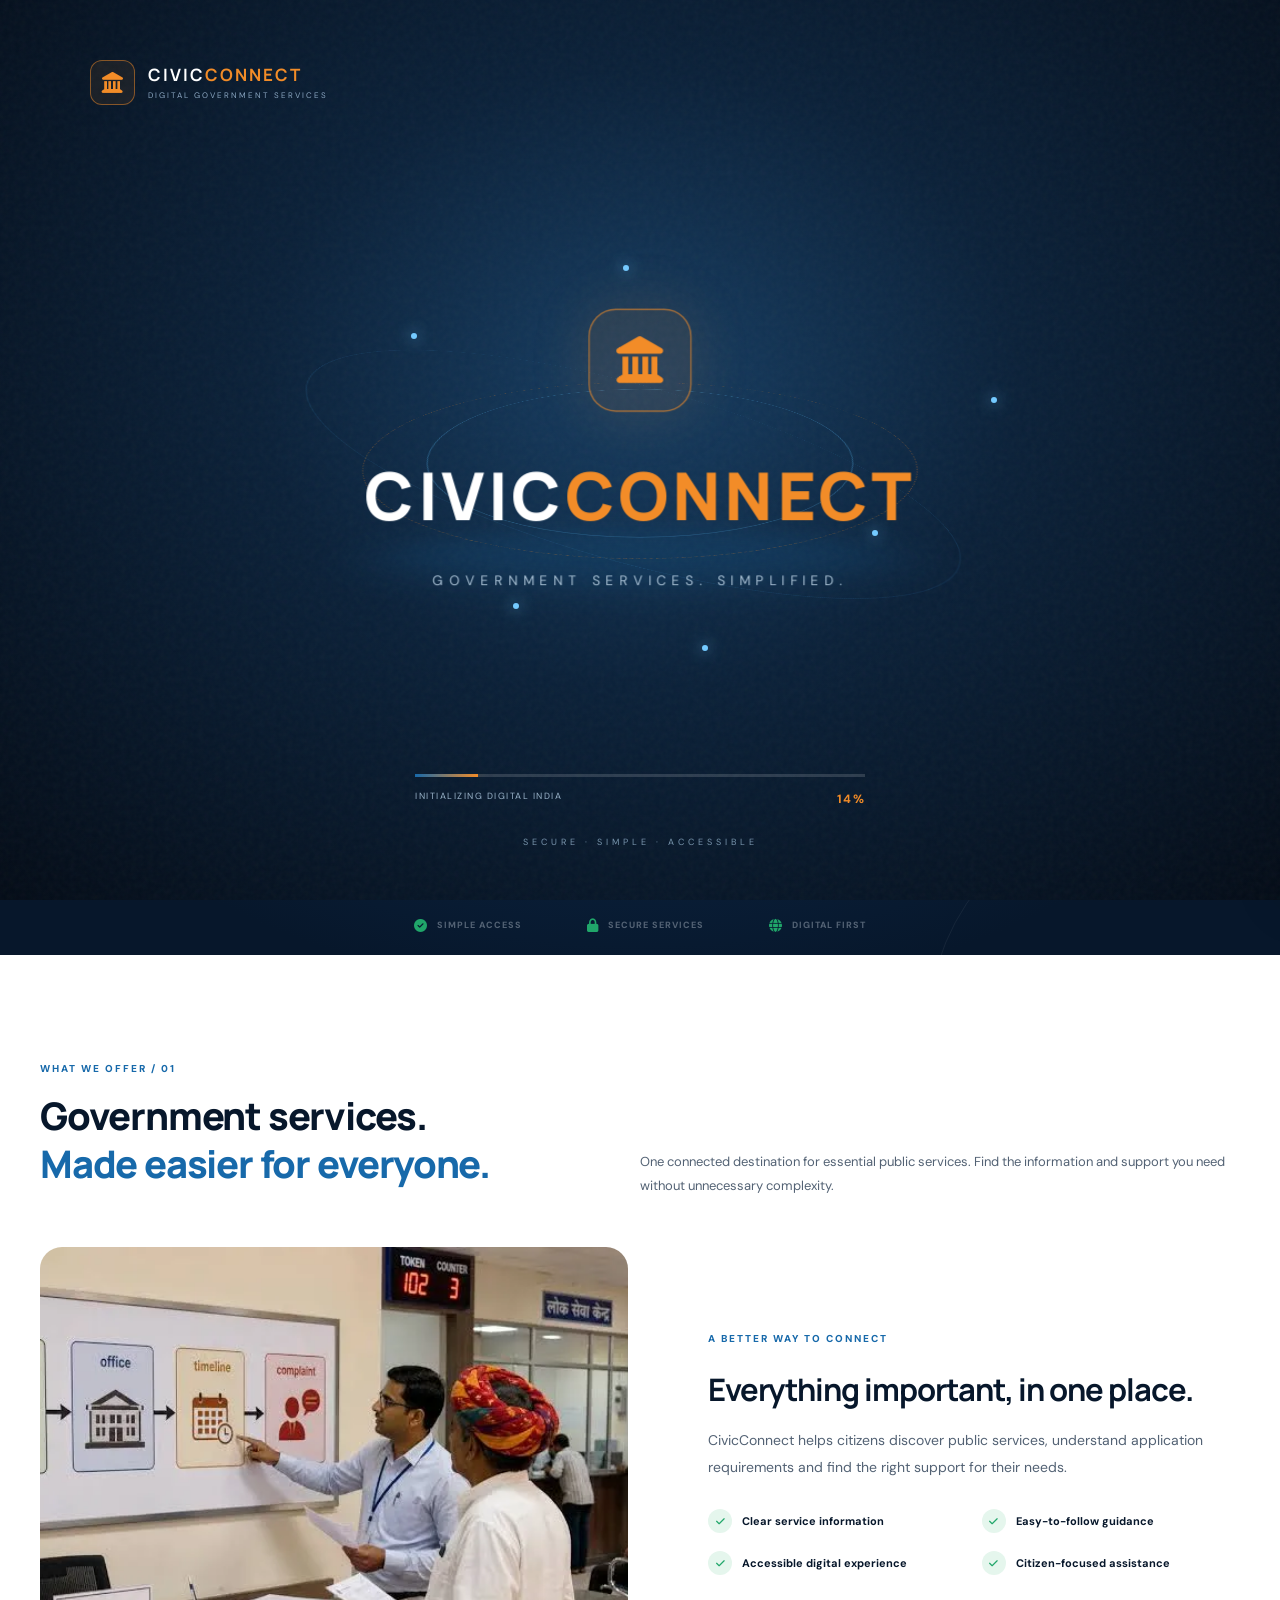
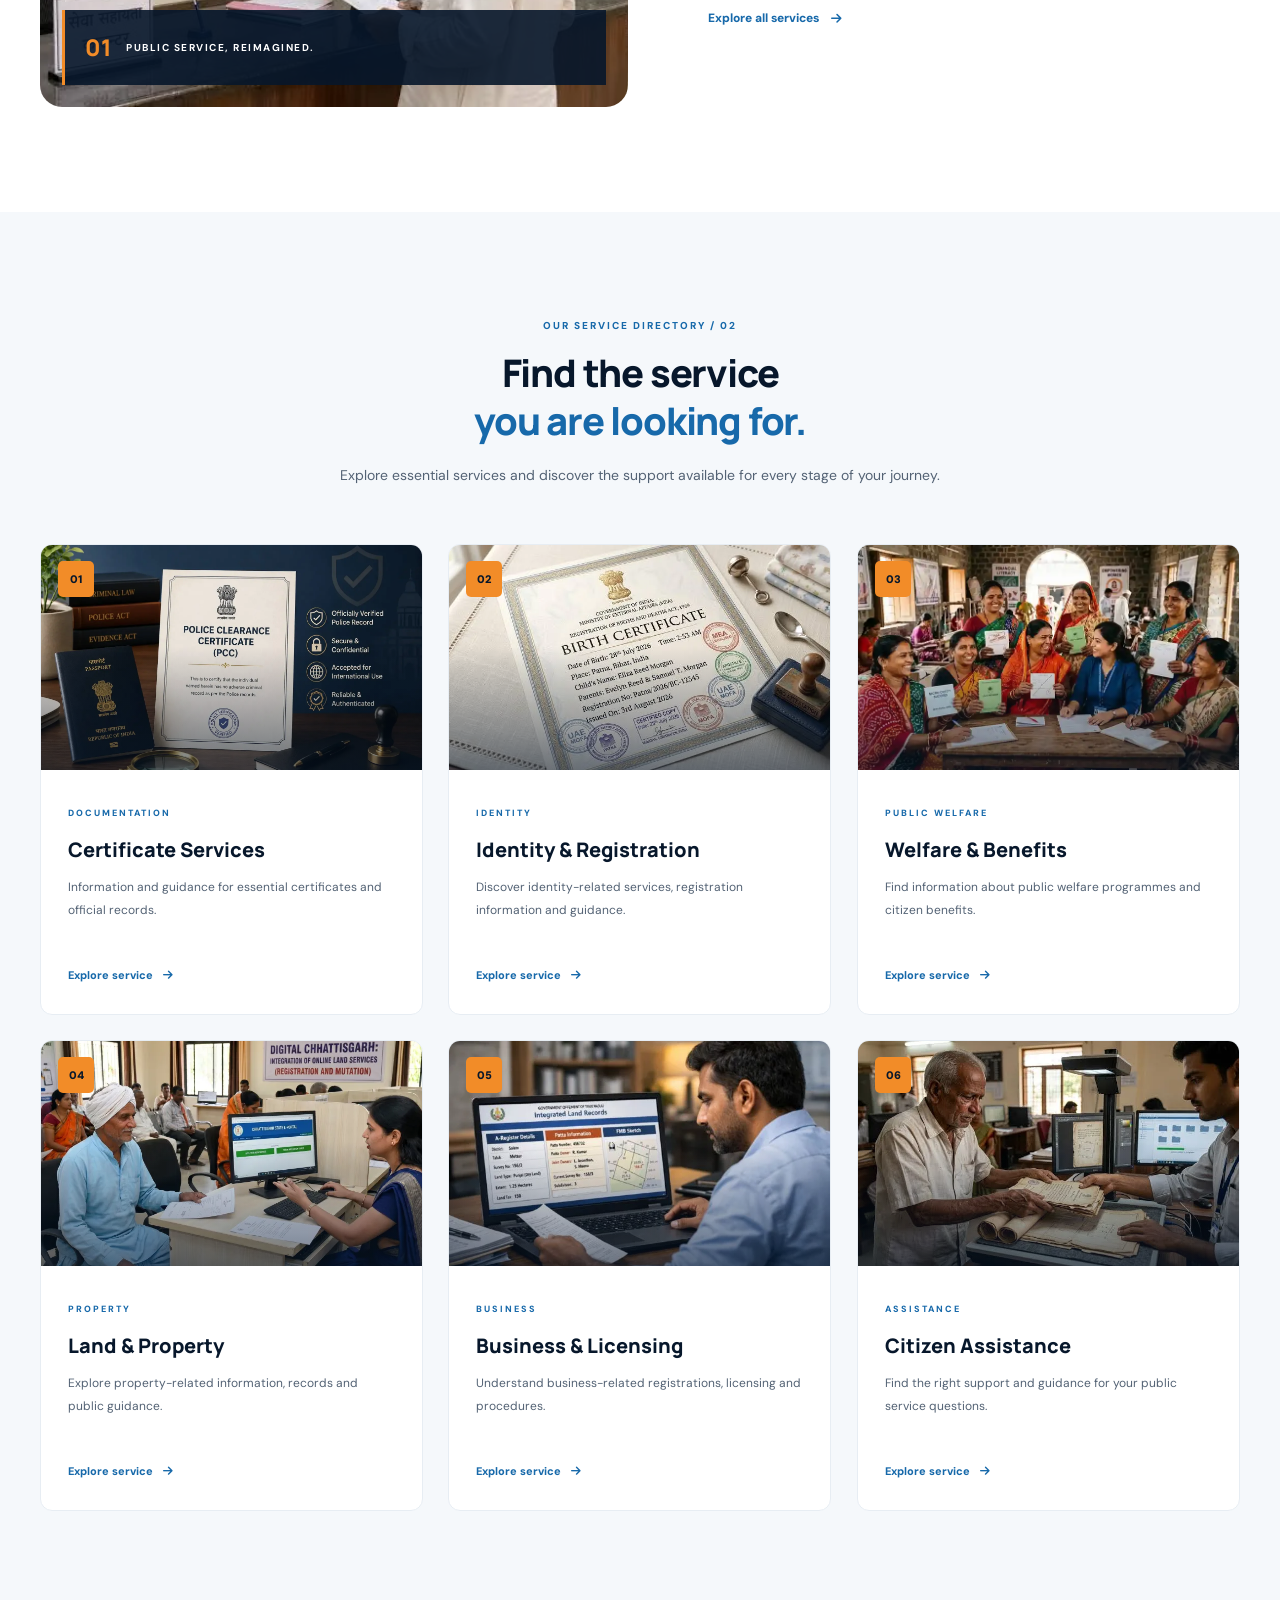
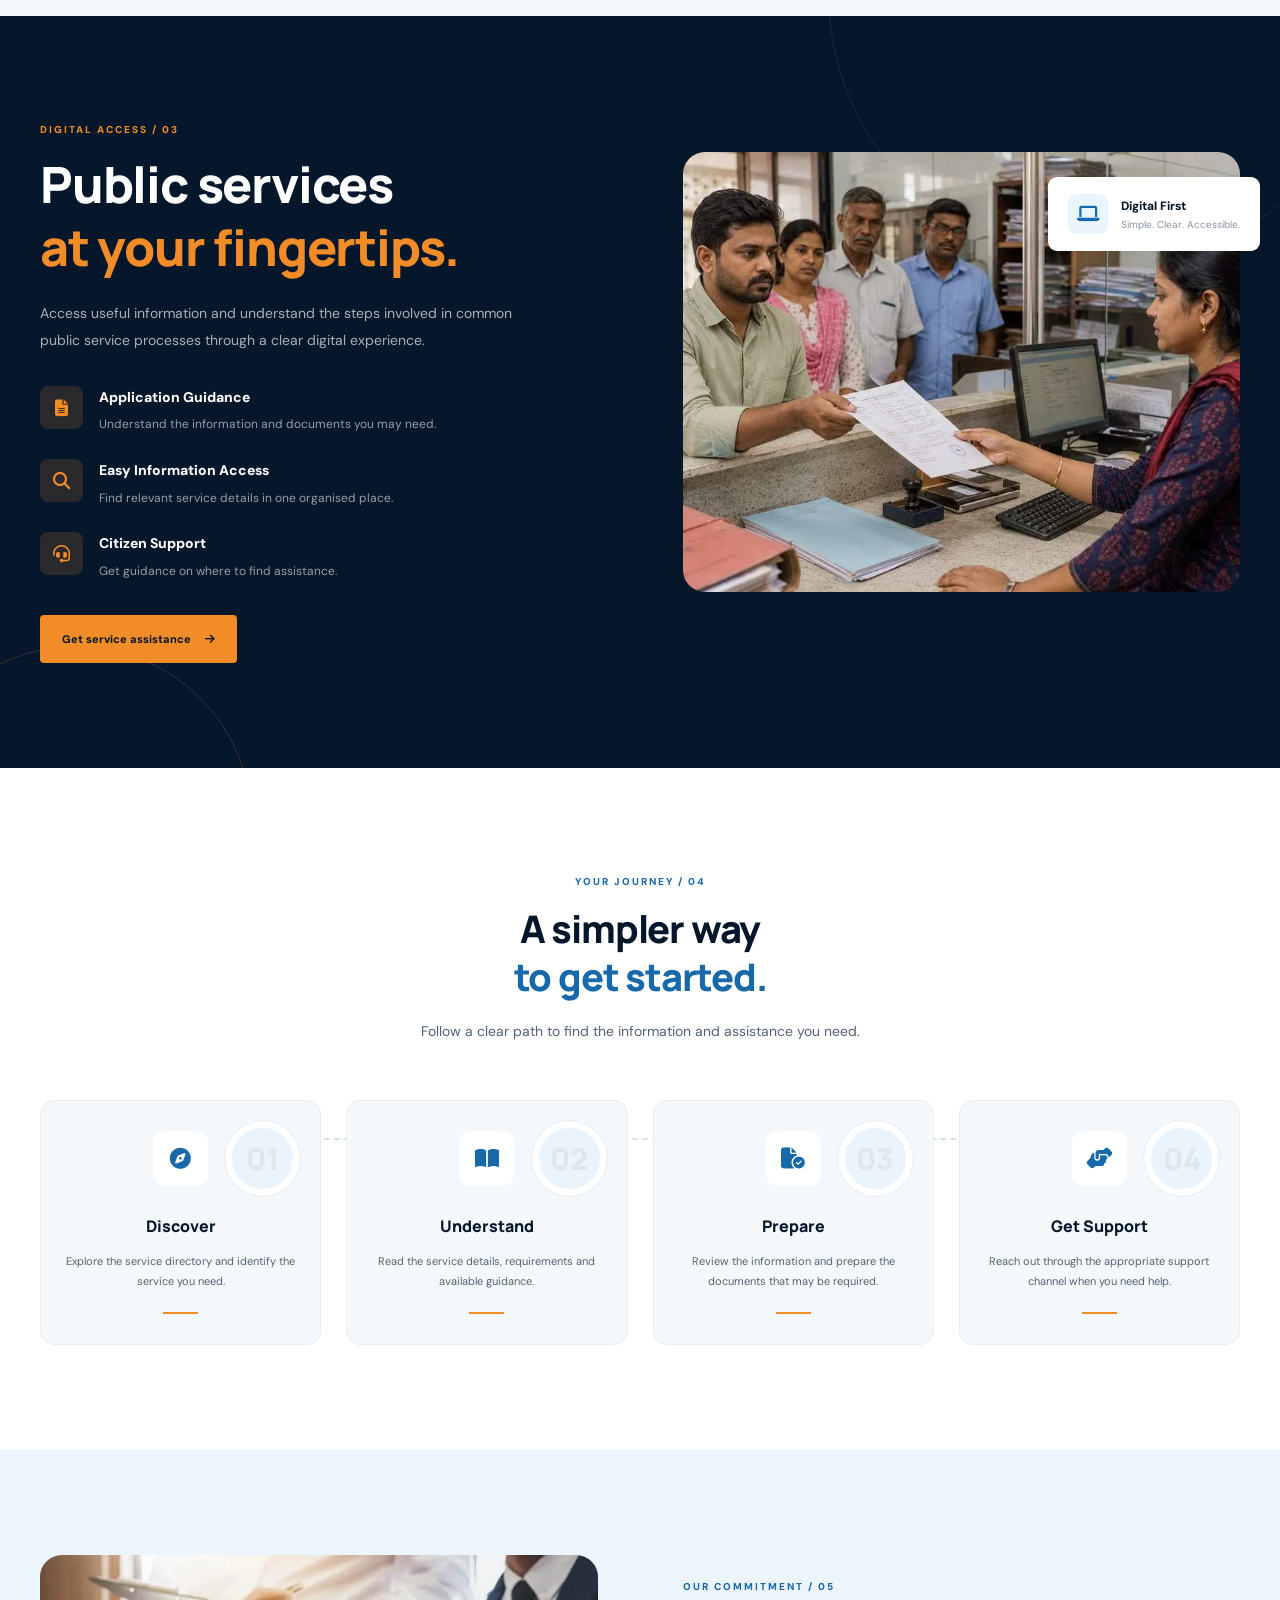
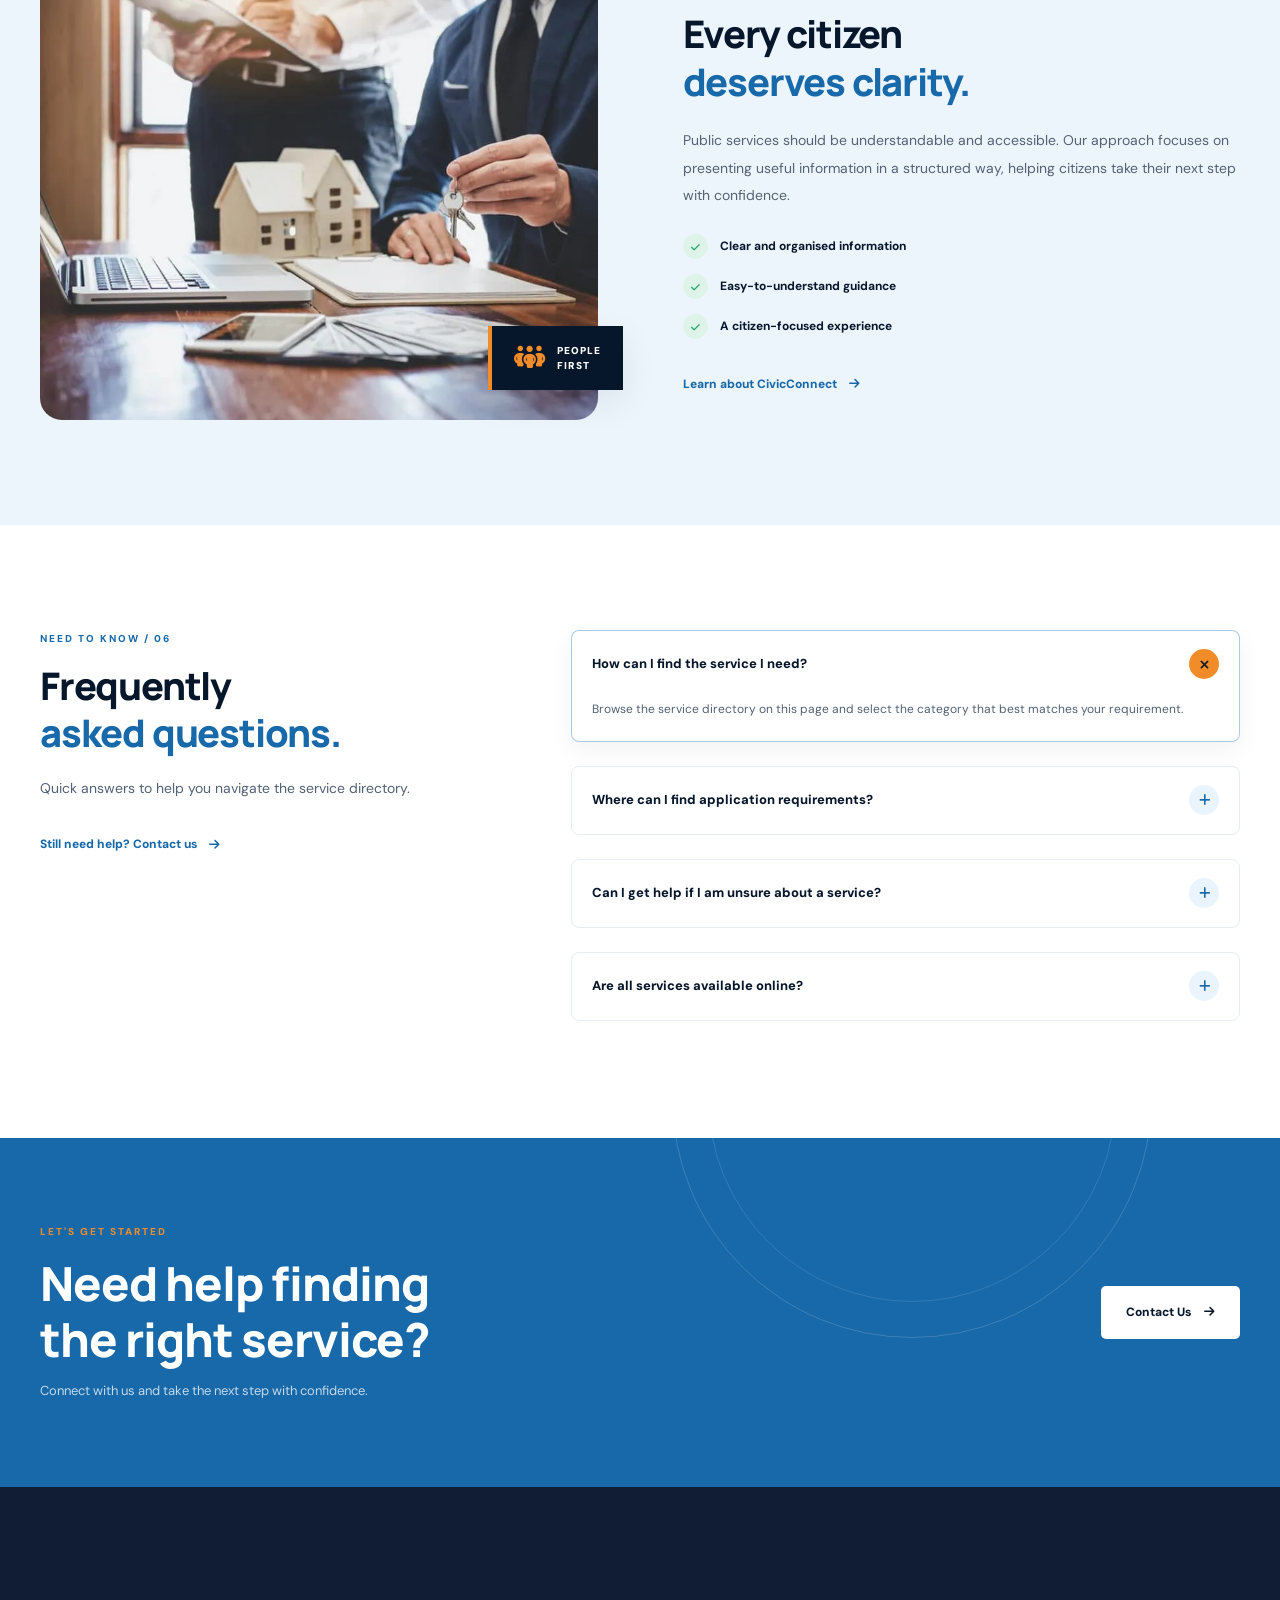
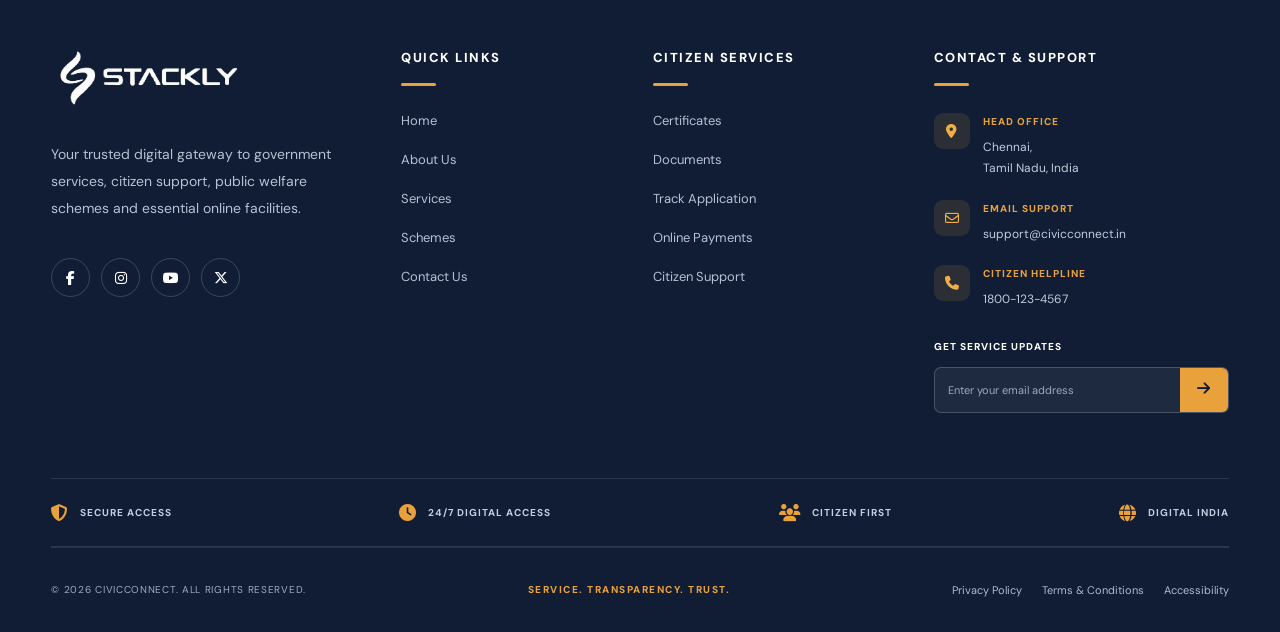
<file: services.html>
<!DOCTYPE html>
<html lang="en">
<head>
    <meta charset="UTF-8">
    <meta name="viewport" content="width=device-width, initial-scale=1.0">
    <meta name="description" content="Explore CivicConnect government services, citizen support and digital public services.">

    <title>Our Services | CivicConnect</title>

    <link rel="preconnect" href="https://fonts.googleapis.com">
    <link rel="preconnect" href="https://fonts.gstatic.com" crossorigin>
    <link href="https://fonts.googleapis.com/css2?family=DM+Sans:wght@400;500;600;700;800&family=Manrope:wght@400;500;600;700;800&display=swap" rel="stylesheet">

    <link rel="stylesheet" href="https://cdnjs.cloudflare.com/ajax/libs/font-awesome/6.7.2/css/all.min.css">
    <link rel="stylesheet" href="css/style.css">
    <link rel="stylesheet" href="css/responsive.css">
    <link rel="stylesheet" href="css/animation.css">
</head>


<body>

  
<!-- =========================================================
     CIVICCONNECT — COMPLETE 3D CINEMATIC PRELOADER
     INDIA → GOVERNMENT → JUSTICE → SERVICES → VERIFICATION
========================================================= -->

<div class="civic-preloader" id="preloader">

    <div class="preloader-noise"></div>

    <div class="preloader-inner">

        <!-- BRAND -->
        <div class="preloader-brand">

            <div class="preloader-brand-icon">
                <i class="fa-solid fa-landmark"></i>
            </div>

            <div class="preloader-brand-copy">
                <strong>CIVIC<span>CONNECT</span></strong>
                <small>DIGITAL GOVERNMENT SERVICES</small>
            </div>

        </div>


        <!-- =================================================
             MAIN CINEMATIC STAGE
        ================================================== -->

        <div class="preloader-stage" id="preloaderStage">


            <!-- ROTATING DIGITAL RINGS -->

            <div class="digital-ring ring-one"></div>
            <div class="digital-ring ring-two"></div>
            <div class="digital-ring ring-three"></div>


            <!-- =================================================
                 GOVERNMENT BUILDING
            ================================================== -->

            <div class="government-building" id="preloaderBuilding">

                <div class="building-glow"></div>

                <div class="building-roof">

                    <div class="roof-top"></div>
                    <div class="roof-main"></div>

                </div>

                <div class="building-columns">

                    <div class="building-column"></div>
                    <div class="building-column"></div>
                    <div class="building-column"></div>
                    <div class="building-column"></div>
                    <div class="building-column"></div>

                </div>

                <div class="building-base">
                    <div></div>
                    <div></div>
                </div>

                <div class="building-steps"></div>

                <div class="building-sign">
                    DIGITAL INDIA
                </div>

            </div>


            <!-- =================================================
                 INDIAN RUPEE COINS
            ================================================== -->

            <div class="rupee-coin coin-one">

                <div class="coin-inner">
                    <span>₹</span>
                    <small>INDIA</small>
                </div>

            </div>

            <div class="rupee-coin coin-two">

                <div class="coin-inner">
                    <span>₹</span>
                    <small>RUPEE</small>
                </div>

            </div>

            <div class="rupee-coin coin-three">

                <div class="coin-inner">
                    <span>₹</span>
                    <small>INDIA</small>
                </div>

            </div>


            <!-- =================================================
                 JUSTICE STATUE — SCALES OF JUSTICE
            ================================================== -->

            <div class="justice-statue">

                <div class="justice-glow"></div>

                <div class="justice-head"></div>

                <div class="justice-blindfold"></div>

                <div class="justice-body"></div>

                <div class="justice-arm"></div>

                <div class="justice-sword"></div>

                <div class="justice-scale">

                    <div class="scale-center"></div>

                    <div class="scale-beam"></div>

                    <div class="scale-left">
                        <span></span>
                    </div>

                    <div class="scale-right">
                        <span></span>
                    </div>

                </div>

                <div class="justice-base"></div>

            </div>


            <!-- =================================================
                 CONSTITUTION OF INDIA — BOOK
            ================================================== -->

            <div class="constitution-book">

                <div class="book-cover">

                    <div class="book-border">

                        <i class="fa-solid fa-landmark"></i>

                        <strong>CONSTITUTION</strong>

                        <span>OF INDIA</span>

                        <small>WE THE PEOPLE</small>

                    </div>

                </div>

                <div class="book-pages"></div>

            </div>


            <!-- =================================================
                 FLOATING GOVERNMENT DOCUMENT 01
            ================================================== -->

            <div class="floating-document document-one">

                <div class="document-top">

                    <i class="fa-solid fa-file-lines"></i>

                    <span>APPLICATION</span>

                </div>

                <div class="document-line"></div>
                <div class="document-line short"></div>
                <div class="document-line"></div>

                <div class="document-footer">

                    <i class="fa-solid fa-circle-check"></i>
                    VERIFIED

                </div>

            </div>


            <!-- =================================================
                 FLOATING GOVERNMENT DOCUMENT 02
            ================================================== -->

            <div class="floating-document document-two">

                <div class="document-top">

                    <i class="fa-solid fa-certificate"></i>

                    <span>CERTIFICATE</span>

                </div>

                <div class="certificate-seal">

                    <i class="fa-solid fa-check"></i>

                </div>

                <div class="document-line"></div>
                <div class="document-line short"></div>

            </div>


            <!-- =================================================
                 FLOATING GOVERNMENT DOCUMENT 03
            ================================================== -->

            <div class="floating-document document-three">

                <div class="document-top">

                    <i class="fa-solid fa-id-card"></i>

                    <span>DIGITAL ID</span>

                </div>

                <div class="document-line"></div>
                <div class="document-line short"></div>

                <div class="document-footer">
                    SECURE ACCESS
                </div>

            </div>


            <!-- =================================================
                 INDIAN GOVERNMENT SERVICES
            ================================================== -->

            <div class="government-service-icon service-pan">

                <i class="fa-solid fa-id-card"></i>

                <span>PAN CARD</span>

            </div>


            <div class="government-service-icon service-voter">

                <i class="fa-solid fa-address-card"></i>

                <span>VOTER ID</span>

            </div>


            <div class="government-service-icon service-certificate">

                <i class="fa-solid fa-certificate"></i>

                <span>CERTIFICATE</span>

            </div>


            <div class="government-service-icon service-payment">

                <i class="fa-solid fa-indian-rupee-sign"></i>

                <span>PAYMENTS</span>

            </div>


            <!-- =================================================
                 DIGITAL INDIA NETWORK
            ================================================== -->

            <div class="india-network">

                <div class="network-orbit"></div>

                <div class="network-center">

                    <i class="fa-solid fa-globe"></i>

                </div>

                <span class="network-dot dot-one"></span>
                <span class="network-dot dot-two"></span>
                <span class="network-dot dot-three"></span>
                <span class="network-dot dot-four"></span>

            </div>


            <!-- =================================================
                 DIGITAL PARTICLES
            ================================================== -->

            <div class="digital-particle particle-one"></div>
            <div class="digital-particle particle-two"></div>
            <div class="digital-particle particle-three"></div>
            <div class="digital-particle particle-four"></div>
            <div class="digital-particle particle-five"></div>
            <div class="digital-particle particle-six"></div>


            <!-- =================================================
                 CENTER TEXT
            ================================================== -->

            <div class="preloader-center-text">

                <span>ONE PLATFORM</span>

                <strong>
                    MANY <em>SOLUTIONS.</em>
                </strong>

            </div>


            <!-- =================================================
                 DIGITAL VERIFICATION
            ================================================== -->

            <div class="verification-check" id="preloaderVerify">

                <div class="verify-circle">

                    <i class="fa-solid fa-check"></i>

                </div>

                <span>VERIFIED</span>

            </div>


            <!-- =================================================
                 FINAL BRAND REVEAL
            ================================================== -->

            <div class="preloader-final-logo" id="preloaderFinalLogo">

                <div class="final-logo-icon">

                    <i class="fa-solid fa-landmark"></i>

                </div>

                <strong>
                    CIVIC<span>CONNECT</span>
                </strong>

                <small>
                    GOVERNMENT SERVICES. SIMPLIFIED.
                </small>

            </div>


        </div>


        <!-- =================================================
             LOADER STATUS
        ================================================== -->

        <div class="loader-status">

            <div class="loader-progress">

                <div
                    class="loader-progress-fill"
                    id="loaderProgressFill">
                </div>

            </div>

            <div class="loader-status-bottom">

                <span id="loaderStatusText">
                    INITIALIZING DIGITAL SERVICES
                </span>

                <strong>
                    <span id="loaderPercent">0</span>%
                </strong>

            </div>

        </div>


        <!-- BOTTOM BRAND MESSAGE -->

        <div class="preloader-bottom">
            SECURE · SIMPLE · ACCESSIBLE
        </div>

    </div>

</div>



    <!-- =====================================================
         MAIN HEADER
    ====================================================== -->

    <header class="site-header" id="siteHeader">

        <div class="container header-container">
<a href="index.html" class="brand" aria-label="CivicConnect Home">

    <img src="assets/logo2.webp"
         alt="CivicConnect Logo"
         class="brand-logo">

</a>


            <nav class="main-navigation" id="mainNavigation">

                <a href="index.html" class="nav-link ">Home</a>

                <a href="about.html" class="nav-link">About Us</a>

                <a href="services.html" class="nav-link active">Services</a>

                <a href="schemes.html" class="nav-link">Schemes</a>

                <a href="contact.html" class="nav-link">Contact</a>

            </nav>


            <div class="header-actions">

                <button class="header-search" id="headerSearchBtn" aria-label="Search">
                    <i class="fa-solid fa-magnifying-glass"></i>
                </button>

                <button class="login-button" id="loginModalOpen">
                    <i class="fa-regular fa-user"></i>
                    <span>Login</span>
                </button>

                <button class="mobile-menu-btn" id="mobileMenuBtn" aria-label="Open menu">
                    <i class="fa-solid fa-bars"></i>
                </button>

            </div>

        </div>

    </header>


    <!-- =====================================================
         MOBILE NAVIGATION
    ====================================================== -->

    <div class="mobile-overlay" id="mobileOverlay"></div>

    <aside class="mobile-drawer" id="mobileDrawer">

        <div class="drawer-header">

            <a href="index.html" class="drawer-brand">
                <i class="fa-solid fa-landmark"></i>
                CIVICCONNECT
            </a>

            <button class="drawer-close" id="drawerClose" aria-label="Close menu">
                <i class="fa-solid fa-xmark"></i>
            </button>

        </div>

        <div class="drawer-content">

            <span class="drawer-label">MAIN MENU</span>

            <a href="index.html">
                <i class="fa-solid fa-house"></i>
                Home
            </a>

            <a href="about.html">
                <i class="fa-solid fa-building-columns"></i>
                About Us
            </a>

            <a href="services.html">
                <i class="fa-solid fa-grid-2"></i>
                Services
            </a>

            <a href="schemes.html">
                <i class="fa-solid fa-hand-holding-heart"></i>
             Schemes
            </a>

           

            <a href="contact.html">
                <i class="fa-solid fa-headset"></i>
                Contact
            </a>

            <div class="drawer-divider"></div>

            <span class="drawer-label">CITIZEN SUPPORT</span>

            <a href="#help">
                <i class="fa-solid fa-circle-question"></i>
                Help Centre
            </a>

            <a href="#faq">
                <i class="fa-solid fa-comments"></i>
                FAQs
            </a>

            <button class="drawer-login" id="drawerLoginBtn">
                <i class="fa-solid fa-right-to-bracket"></i>
                Login to Portal
            </button>

        </div>

        <div class="drawer-footer">
            <p>Connecting Citizens. Simplifying Services.</p>
            <span>© 2026 CivicConnect</span>
        </div>

    </aside>

<main>

    <!-- ==========================================
         01. CINEMATIC 3D DOOR HERO
    =========================================== -->
    <section class="service-hero" id="serviceHero">

        <div class="hero-background-glow"></div>
        <div class="hero-top-line">
            <span>PUBLIC SERVICES / 2026</span>
            <span>ACCESS MADE SIMPLE</span>
        </div>

        <div class="service-hero-layout">

            <!-- LEFT CONTENT -->
            <div class="hero-side hero-left" id="heroLeftContent">

                <span class="hero-eyebrow">
                    <span class="eyebrow-dot"></span>
                    <span id="heroCategory">CITIZEN SERVICES</span>
                </span>

                <h1 id="heroTitle">
                    Services that<br>
                    <span>move you forward.</span>
                </h1>

                <p id="heroDescription">
                    Discover essential public services designed to make everyday
                    government interactions easier, faster and more accessible.
                </p>

                <div class="hero-left-bottom">
                    <a href="404.html" class="hero-explore-btn" id="heroExplore">
                        Explore Services
                        <i class="fa-solid fa-arrow-right"></i>
                    </a>

                    <span class="hero-caption">01 — 04 / SERVICE COLLECTION</span>
                </div>
            </div>


            <!-- CENTER 3D DOOR + CAROUSEL -->
            <div class="hero-center">

                <div class="door-stage" id="doorStage">

                    <div class="door-light"></div>

                    <div class="door-frame">

                        <!-- IMAGE CAROUSEL -->
                        <div class="hero-image-window">

                            <div class="hero-image-track">

                                <div class="hero-slide active">
                                    <img src="assets/s1.webp"
                                         alt="Citizen documentation services">
                                </div>

                                <div class="hero-slide">
                                    <img src="assets/s2.webp"
                                         alt="Digital government services">
                                </div>

                                <div class="hero-slide">
                                    <img src="assets/s3.webp"
                                         alt="Public welfare services">
                                </div>

                                <div class="hero-slide">
                                    <img src="assets/s4.webp"
                                         alt="Government citizen support">
                                </div>

                            </div>

                            <div class="image-dark-overlay"></div>

                            <div class="image-corner-label">
                                <span>EXPLORE</span>
                                <strong id="heroImageNumber">01</strong>
                            </div>
                        </div>

                        <!-- 3D DOORS -->
                        <div class="door-panel door-panel-left">
                            <div class="door-panel-inner">
                                <span class="door-emblem">
                                    <i class="fa-solid fa-landmark"></i>
                                </span>
                                <span class="door-line"></span>
                                <span class="door-handle"></span>
                            </div>
                        </div>

                        <div class="door-panel door-panel-right">
                            <div class="door-panel-inner">
                                <span class="door-emblem">
                                    <i class="fa-solid fa-shield-halved"></i>
                                </span>
                                <span class="door-line"></span>
                                <span class="door-handle"></span>
                            </div>
                        </div>

                    </div>

                    <div class="door-floor-shadow"></div>
                </div>

                <div class="hero-carousel-controls">
                    <button class="hero-arrow" id="heroPrev" aria-label="Previous slide">
                        <i class="fa-solid fa-arrow-left"></i>
                    </button>

                    <div class="hero-pagination">
                        <span id="heroCurrent">01</span>
                        <div class="pagination-track">
                            <span id="heroProgress"></span>
                        </div>
                        <span>04</span>
                    </div>

                    <button class="hero-arrow" id="heroNext" aria-label="Next slide">
                        <i class="fa-solid fa-arrow-right"></i>
                    </button>
                </div>

            </div>


            <!-- RIGHT CONTENT -->
            <div class="hero-side hero-right" id="heroRightContent">

                <span class="hero-right-index" id="heroRightIndex">01 / 04</span>

                <div class="hero-right-content">
                    <span class="hero-right-label">FEATURED SERVICE</span>

                    <h2 id="heroRightTitle">Citizen<br>Documentation</h2>

                    <p id="heroRightDescription">
                        Access essential certificates, identity documentation
                        and important citizen records through a simple process.
                    </p>

                    <a href="404.html" class="hero-text-link">
                        Discover this service
                        <i class="fa-solid fa-arrow-up-right-from-square"></i>
                    </a>
                </div>

                <div class="hero-right-footer">
                    <span>DESIGNED AROUND CITIZENS</span>
                    <i class="fa-solid fa-arrow-down-long"></i>
                </div>

            </div>

        </div>

        <div class="hero-bottom-meta">
            <span><i class="fa-solid fa-circle-check"></i> SIMPLE ACCESS</span>
            <span><i class="fa-solid fa-lock"></i> SECURE SERVICES</span>
            <span><i class="fa-solid fa-globe"></i> DIGITAL FIRST</span>
        </div>

    </section>


    <!-- ==========================================
         02. SERVICE INTRO
    =========================================== -->
    <section class="service-intro section-padding">
        <div class="content-container">

            <div class="section-heading-row">
                <div>
                    <span class="section-kicker">WHAT WE OFFER / 01</span>
                    <h2 class="section-title">
                        Government services.<br>
                        <span>Made easier for everyone.</span>
                    </h2>
                </div>

                <p class="section-heading-description">
                    One connected destination for essential public services.
                    Find the information and support you need without unnecessary complexity.
                </p>
            </div>

            <div class="intro-feature-grid">

                <div class="intro-feature-image">
                    <img src="assets/s5.webp"
                         alt="Citizens accessing public services">
                    <div class="intro-image-label">
                        <span>01</span>
                        <strong>PUBLIC SERVICE, REIMAGINED.</strong>
                    </div>
                </div>

                <div class="intro-feature-content">
                    <span class="content-mini-label">A BETTER WAY TO CONNECT</span>

                    <h3>Everything important, in one place.</h3>

                    <p>
                        CivicConnect helps citizens discover public services,
                        understand application requirements and find the right
                        support for their needs.
                    </p>

                    <div class="intro-benefits">
                        <div>
                            <i class="fa-solid fa-check"></i>
                            <span>Clear service information</span>
                        </div>
                        <div>
                            <i class="fa-solid fa-check"></i>
                            <span>Easy-to-follow guidance</span>
                        </div>
                        <div>
                            <i class="fa-solid fa-check"></i>
                            <span>Accessible digital experience</span>
                        </div>
                        <div>
                            <i class="fa-solid fa-check"></i>
                            <span>Citizen-focused assistance</span>
                        </div>
                    </div>

                    <a href="404.html" class="section-link">
                        Explore all services <i class="fa-solid fa-arrow-right"></i>
                    </a>
                </div>

            </div>
        </div>
    </section>


    <!-- ==========================================
         03. ALL SERVICES
    =========================================== -->
    <section class="all-services section-padding" id="allServices">
        <div class="content-container">

            <div class="center-section-heading">
                <span class="section-kicker">OUR SERVICE DIRECTORY / 02</span>
                <h2 class="section-title">
                    Find the service<br>
                    <span>you are looking for.</span>
                </h2>
                <p>
                    Explore essential services and discover the support
                    available for every stage of your journey.
                </p>
            </div>

            <div class="services-card-grid">

                <article class="service-card">
                    <div class="service-card-image">
                        <img src="assets/s6.webp" alt="Certificate services">
                        <span class="service-card-number">01</span>
                    </div>
                    <div class="service-card-content">
                        <span class="service-card-category">DOCUMENTATION</span>
                        <h3>Certificate Services</h3>
                        <p>Information and guidance for essential certificates and official records.</p>
                        <a href="404.html">Explore service <i class="fa-solid fa-arrow-right"></i></a>
                    </div>
                </article>

                <article class="service-card">
                    <div class="service-card-image">
                        <img src="assets/s7.webp" alt="Identity services">
                        <span class="service-card-number">02</span>
                    </div>
                    <div class="service-card-content">
                        <span class="service-card-category">IDENTITY</span>
                        <h3>Identity & Registration</h3>
                        <p>Discover identity-related services, registration information and guidance.</p>
                        <a href="404.html">Explore service <i class="fa-solid fa-arrow-right"></i></a>
                    </div>
                </article>

                <article class="service-card">
                    <div class="service-card-image">
                        <img src="assets/s8.webp" alt="Welfare support">
                        <span class="service-card-number">03</span>
                    </div>
                    <div class="service-card-content">
                        <span class="service-card-category">PUBLIC WELFARE</span>
                        <h3>Welfare & Benefits</h3>
                        <p>Find information about public welfare programmes and citizen benefits.</p>
                        <a href="404.html">Explore service <i class="fa-solid fa-arrow-right"></i></a>
                    </div>
                </article>

                <article class="service-card">
                    <div class="service-card-image">
                        <img src="assets/s9.webp" alt="Land and property services">
                        <span class="service-card-number">04</span>
                    </div>
                    <div class="service-card-content">
                        <span class="service-card-category">PROPERTY</span>
                        <h3>Land & Property</h3>
                        <p>Explore property-related information, records and public guidance.</p>
                        <a href="404.html">Explore service <i class="fa-solid fa-arrow-right"></i></a>
                    </div>
                </article>

                <article class="service-card">
                    <div class="service-card-image">
                        <img src="assets/s10.webp" alt="Business registration">
                        <span class="service-card-number">05</span>
                    </div>
                    <div class="service-card-content">
                        <span class="service-card-category">BUSINESS</span>
                        <h3>Business & Licensing</h3>
                        <p>Understand business-related registrations, licensing and procedures.</p>
                        <a href="404.html">Explore service <i class="fa-solid fa-arrow-right"></i></a>
                    </div>
                </article>

                <article class="service-card">
                    <div class="service-card-image">
                        <img src="assets/s11 (2).webp" alt="Citizen support">
                        <span class="service-card-number">06</span>
                    </div>
                    <div class="service-card-content">
                        <span class="service-card-category">ASSISTANCE</span>
                        <h3>Citizen Assistance</h3>
                        <p>Find the right support and guidance for your public service questions.</p>
                        <a href="404.html">Explore service <i class="fa-solid fa-arrow-right"></i></a>
                    </div>
                </article>

            </div>
        </div>
    </section>


    <!-- ==========================================
         04. DIGITAL SERVICES
    =========================================== -->
    <section class="digital-services section-padding">
        <div class="content-container digital-services-grid">

            <div class="digital-services-content">
                <span class="section-kicker">DIGITAL ACCESS / 03</span>

                <h2 class="section-title">
                    Public services<br>
                    <span>at your fingertips.</span>
                </h2>

                <p>
                    Access useful information and understand the steps involved
                    in common public service processes through a clear digital experience.
                </p>

                <div class="digital-feature-list">
                    <div class="digital-feature">
                        <span class="digital-feature-icon"><i class="fa-solid fa-file-lines"></i></span>
                        <div>
                            <h3>Application Guidance</h3>
                            <p>Understand the information and documents you may need.</p>
                        </div>
                    </div>

                    <div class="digital-feature">
                        <span class="digital-feature-icon"><i class="fa-solid fa-magnifying-glass"></i></span>
                        <div>
                            <h3>Easy Information Access</h3>
                            <p>Find relevant service details in one organised place.</p>
                        </div>
                    </div>

                    <div class="digital-feature">
                        <span class="digital-feature-icon"><i class="fa-solid fa-headset"></i></span>
                        <div>
                            <h3>Citizen Support</h3>
                            <p>Get guidance on where to find assistance.</p>
                        </div>
                    </div>
                </div>

                <a href="404.html" class="dark-action-btn">
                    Get service assistance <i class="fa-solid fa-arrow-right"></i>
                </a>
            </div>

            <div class="digital-services-visual">
                <div class="digital-image-main">
                    <img src="assets/s12 (2).webp" alt="Digital public service access">
                </div>

              

                <div class="digital-floating-card">
                    <i class="fa-solid fa-laptop"></i>
                    <div>
                        <strong>Digital First</strong>
                        <span>Simple. Clear. Accessible.</span>
                    </div>
                </div>
            </div>

        </div>
    </section>


    <!-- ==========================================
         05. HOW IT WORKS
    =========================================== -->
    <section class="service-process section-padding">
        <div class="content-container">

            <div class="center-section-heading">
                <span class="section-kicker">YOUR JOURNEY / 04</span>
                <h2 class="section-title">
                    A simpler way<br>
                    <span>to get started.</span>
                </h2>
                <p>Follow a clear path to find the information and assistance you need.</p>
            </div>

            <div class="process-grid">

                <div class="process-card">
                    <span class="process-number">01</span>
                    <div class="process-icon"><i class="fa-solid fa-compass"></i></div>
                    <h3>Discover</h3>
                    <p>Explore the service directory and identify the service you need.</p>
                    <span class="process-line"></span>
                </div>

                <div class="process-card">
                    <span class="process-number">02</span>
                    <div class="process-icon"><i class="fa-solid fa-book-open"></i></div>
                    <h3>Understand</h3>
                    <p>Read the service details, requirements and available guidance.</p>
                    <span class="process-line"></span>
                </div>

                <div class="process-card">
                    <span class="process-number">03</span>
                    <div class="process-icon"><i class="fa-solid fa-file-circle-check"></i></div>
                    <h3>Prepare</h3>
                    <p>Review the information and prepare the documents that may be required.</p>
                    <span class="process-line"></span>
                </div>

                <div class="process-card">
                    <span class="process-number">04</span>
                    <div class="process-icon"><i class="fa-solid fa-handshake-angle"></i></div>
                    <h3>Get Support</h3>
                    <p>Reach out through the appropriate support channel when you need help.</p>
                    <span class="process-line"></span>
                </div>

            </div>
        </div>
    </section>


    <!-- ==========================================
         06. CITIZEN FIRST
    =========================================== -->
    <section class="citizen-first section-padding">
        <div class="content-container citizen-first-grid">

            <div class="citizen-first-image">
                <img src="assets/s13 (2).webp" alt="Citizens using public services">
                <div class="citizen-image-stamp">
                    <i class="fa-solid fa-people-group"></i>
                    <span>PEOPLE<br>FIRST</span>
                </div>
            </div>

            <div class="citizen-first-content">
                <span class="section-kicker">OUR COMMITMENT / 05</span>

                <h2 class="section-title">
                    Every citizen<br>
                    <span>deserves clarity.</span>
                </h2>

                <p>
                    Public services should be understandable and accessible.
                    Our approach focuses on presenting useful information in a
                    structured way, helping citizens take their next step with confidence.
                </p>

                <div class="citizen-points">
                    <div><i class="fa-solid fa-check"></i> Clear and organised information</div>
                    <div><i class="fa-solid fa-check"></i> Easy-to-understand guidance</div>
                    <div><i class="fa-solid fa-check"></i> A citizen-focused experience</div>
                </div>

                <a href="404.html" class="section-link">
                    Learn about CivicConnect <i class="fa-solid fa-arrow-right"></i>
                </a>
            </div>

        </div>
    </section>


    <!-- ==========================================
         07. FAQ
    =========================================== -->
    <section class="service-faq section-padding">
        <div class="content-container faq-layout">

            <div class="faq-heading">
                <span class="section-kicker">NEED TO KNOW / 06</span>
                <h2 class="section-title">
                    Frequently<br>
                    <span>asked questions.</span>
                </h2>
                <p>Quick answers to help you navigate the service directory.</p>

                <a href="404.html" class="section-link">
                    Still need help? Contact us <i class="fa-solid fa-arrow-right"></i>
                </a>
            </div>

            <div class="faq-list">

                <details class="faq-item" open>
                    <summary>
                        How can I find the service I need?
                        <span><i class="fa-solid fa-plus"></i></span>
                    </summary>
                    <p>
                        Browse the service directory on this page and select the
                        category that best matches your requirement.
                    </p>
                </details>

                <details class="faq-item">
                    <summary>
                        Where can I find application requirements?
                        <span><i class="fa-solid fa-plus"></i></span>
                    </summary>
                    <p>
                        Review the relevant service information and consult the
                        appropriate official department for the latest requirements.
                    </p>
                </details>

                <details class="faq-item">
                    <summary>
                        Can I get help if I am unsure about a service?
                        <span><i class="fa-solid fa-plus"></i></span>
                    </summary>
                    <p>
                        Yes. Visit the Contact page to find the available assistance
                        information and identify the right support channel.
                    </p>
                </details>

                <details class="faq-item">
                    <summary>
                        Are all services available online?
                        <span><i class="fa-solid fa-plus"></i></span>
                    </summary>
                    <p>
                        Availability depends on the service and the relevant
                        government department. Check the official service channel
                        for current availability.
                    </p>
                </details>

            </div>
        </div>
    </section>


    <!-- ==========================================
         08. FINAL CTA
    =========================================== -->
    <section class="services-cta">
        <div class="cta-background-shape"></div>

        <div class="content-container services-cta-inner">
            <div>
                <span class="section-kicker">LET'S GET STARTED</span>
                <h2>Need help finding<br>the right service?</h2>
                <p>Connect with us and take the next step with confidence.</p>
            </div>

            <a href="contact.html" class="cta-white-btn">
                Contact Us <i class="fa-solid fa-arrow-right"></i>
            </a>
        </div>
    </section>

</main>


   
<!-- =========================================================
     CIVICCONNECT – GOVERNMENT FOOTER
========================================================== -->

<footer class="site-footer">

    <!-- FOOTER TOP -->
    <div class="footer-top">

        <!-- BRAND + SOCIAL -->
        <div class="footer-brand">

         <a href="index.html" class="footer-logo" aria-label="CivicConnect Home">

    <img src="assets/logo.webp"
         alt="CivicConnect Logo"
         class="footer-logo-img">

</a>

            <p>
                Your trusted digital gateway to government
                services, citizen support, public welfare
                schemes and essential online facilities.
            </p>

            <div class="footer-socials">

                <a href="404.html" aria-label="Facebook">
                    <i class="fa-brands fa-facebook-f"></i>
                </a>

                <a href="404.html" aria-label="Instagram">
                    <i class="fa-brands fa-instagram"></i>
                </a>

                <a href="404.html" aria-label="YouTube">
                    <i class="fa-brands fa-youtube"></i>
                </a>

                <a href="404.html" aria-label="X">
                    <i class="fa-brands fa-x-twitter"></i>
                </a>

            </div>

        </div>


        <!-- QUICK LINKS -->
        <div class="footer-column">

            <span class="footer-heading">
                QUICK LINKS
            </span>

            <a href="index.html">Home</a>
            <a href="about.html">About Us</a>
            <a href="services.html">Services</a>
            <a href="schemes.html"> Schemes</a>
            <a href="contact.html">Contact Us</a>

        </div>


        <!-- CITIZEN SERVICES -->
        <div class="footer-column">

            <span class="footer-heading">
                CITIZEN SERVICES
            </span>

            <a href="certificates.html">Certificates</a>
            <a href="documents.html">Documents</a>
            <a href="applications.html">Track Application</a>
            <a href="payments.html">Online Payments</a>
            <a href="support.html">Citizen Support</a>

        </div>


        <!-- CONTACT DETAILS -->
        <div class="footer-column footer-contact">

            <span class="footer-heading">
                CONTACT & SUPPORT
            </span>

            <!-- LOCATION -->
            <div class="footer-contact-item">

                <div class="footer-contact-icon">
                    <i class="fa-solid fa-location-dot"></i>
                </div>

                <div class="footer-contact-info">

                    <span class="contact-label">
                        HEAD OFFICE
                    </span>

                    <a href="https://www.google.com/maps/search/?api=1&query=Chennai+Tamil+Nadu"
                       target="_blank"
                       rel="noopener noreferrer">
                        Chennai,<br>
                        Tamil Nadu, India
                    </a>

                </div>

            </div>


            <!-- EMAIL -->
            <div class="footer-contact-item">

                <div class="footer-contact-icon">
                    <i class="fa-regular fa-envelope"></i>
                </div>

                <div class="footer-contact-info">

                    <span class="contact-label">
                        EMAIL SUPPORT
                    </span>

                    <a href="mailto:support@civicconnect.in">
                        support@civicconnect.in
                    </a>

                </div>

            </div>


            <!-- PHONE -->
            <div class="footer-contact-item">

                <div class="footer-contact-icon">
                    <i class="fa-solid fa-phone"></i>
                </div>

                <div class="footer-contact-info">

                    <span class="contact-label">
                        CITIZEN HELPLINE
                    </span>

                    <a href="tel:18001234567">
                        1800-123-4567
                    </a>

                </div>

            </div>


            <!-- NEWSLETTER -->
            <div class="footer-subscribe">

                <span class="subscribe-heading">
                    GET SERVICE UPDATES
                </span>

                <div class="subscribe-input">

                    <input
                        type="email"
                        placeholder="Enter your email address"
                        aria-label="Email address"
                    >

                    <button
                        type="button"
                        class="subscribe-button"
                        onclick="window.location.href='404.html'"
                        aria-label="Subscribe">
                        <i class="fa-solid fa-arrow-right"></i>
                    </button>

                </div>

            </div>

        </div>

    </div>


    <!-- FOOTER TRUST STRIP -->
    <div class="footer-trust">

        <div class="footer-trust-item">
            <i class="fa-solid fa-shield-halved"></i>
            <span>SECURE ACCESS</span>
        </div>

        <div class="footer-trust-item">
            <i class="fa-solid fa-clock"></i>
            <span>24/7 DIGITAL ACCESS</span>
        </div>

        <div class="footer-trust-item">
            <i class="fa-solid fa-users"></i>
            <span>CITIZEN FIRST</span>
        </div>

        <div class="footer-trust-item">
            <i class="fa-solid fa-globe"></i>
            <span>DIGITAL INDIA</span>
        </div>

    </div>


    <!-- FOOTER BOTTOM -->
    <div class="footer-bottom">

        <span>
            © 2026 CIVICCONNECT. ALL RIGHTS RESERVED.
        </span>

        <span class="footer-tagline">
            SERVICE. TRANSPARENCY. TRUST.
        </span>

        <div class="footer-bottom-links">
            <a href="404.html">Privacy Policy</a>
            <a href="404.html">Terms & Conditions</a>
            <a href="404.html">Accessibility</a>
        </div>

    </div>

</footer>



    <!-- =====================================================
         LOGIN MODAL
    ====================================================== -->

    <div class="login-modal" id="loginModal" aria-hidden="true">

        <div class="login-modal-overlay" id="loginModalOverlay"></div>

        <div class="login-modal-content" role="dialog" aria-modal="true" aria-labelledby="loginTitle">

            <button class="login-modal-close" id="loginModalClose" aria-label="Close login">
                <i class="fa-solid fa-xmark"></i>
            </button>


            <div class="login-modal-header">

                <div class="login-modal-logo">
                    <i class="fa-solid fa-landmark"></i>
                </div>

                <span class="login-label">WELCOME TO CIVICCONNECT</span>

                <h2 id="loginTitle">Sign In to Continue</h2>

                <p>Access your CivicConnect demo account.</p>

            </div>


            <div class="login-tabs">

                <button class="login-tab active" type="button" data-login-tab="citizen">
                    <i class="fa-solid fa-user"></i>
                    Citizen
                </button>

                <button class="login-tab" type="button" data-login-tab="admin">
                    <i class="fa-solid fa-user-shield"></i>
                    Admin
                </button>

            </div>


            <form class="login-form" id="loginForm">

                <div class="form-group">

                    <label for="loginEmail">Email Address</label>

                    <div class="input-wrapper">

                        <i class="fa-regular fa-envelope"></i>

                        <input
                            type="email"
                            id="loginEmail"
                            placeholder="Enter your email address"
                            required
                        >

                    </div>

                </div>


                <div class="form-group">

                    <label for="loginPassword">Password</label>

                    <div class="input-wrapper">

                        <i class="fa-solid fa-lock"></i>

                        <input
                            type="password"
                            id="loginPassword"
                            placeholder="Enter your password"
                            required
                        >

                        <button type="button" class="password-toggle" id="passwordToggle" aria-label="Show password">
                            <i class="fa-regular fa-eye"></i>
                        </button>

                    </div>

                </div>


                <div class="login-form-options">

                    <label class="remember-option">
                        <input type="checkbox" id="rememberMe">
                        <span>Remember me</span>
                    </label>

                    <a href="404.html">Forgot Password?</a>

                </div>


                <button type="submit" class="login-submit-btn">
                    Sign In
                    <i class="fa-solid fa-arrow-right"></i>
                </button>


                <p class="login-message" id="loginMessage" role="status"></p>

            </form>


            <div class="login-modal-footer">

                <p>
                    New to CivicConnect?
                    <a href="404.html">Create Account</a>
                </p>

                <span>
                    <i class="fa-solid fa-shield-halved"></i>
                    Demo interface only. No real government account access.
                </span>

            </div>

        </div>

    </div>


    <!-- =====================================================
         SEARCH MODAL
    ====================================================== -->

    <div class="search-modal" id="searchModal" aria-hidden="true">

        <div class="search-modal-overlay" id="searchModalOverlay"></div>

        <div class="search-modal-content">

            <button class="search-modal-close" id="searchModalClose" aria-label="Close search">
                <i class="fa-solid fa-xmark"></i>
            </button>

            <span class="eyebrow">FIND WHAT YOU NEED</span>

            <h2>Search CivicConnect</h2>

            <form class="global-search-form" id="globalSearchForm">

                <i class="fa-solid fa-magnifying-glass"></i>

                <input
                    type="search"
                    id="globalSearchInput"
                    placeholder="Search services, schemes and information..."
                >

                <button type="submit">Search</button>

            </form>

            <div class="search-suggestions">

                <span>POPULAR SEARCHES</span>

                <a href="services.html#aadhaar">Aadhaar Services</a>
                <a href="services.html#pan">PAN Card</a>
                <a href="services.html#certificates">Certificates</a>
                <a href="schemes.html">Government Schemes</a>

            </div>

        </div>

    </div>


    <!-- =====================================================
         NOTIFICATION / TOAST
    ====================================================== -->

    <div class="toast-notification" id="toastNotification" role="status">

        <span class="toast-icon">
            <i class="fa-solid fa-circle-check"></i>
        </span>

        <div class="toast-content">
            <strong id="toastTitle">Information</strong>
            <p id="toastMessage">Welcome to CivicConnect.</p>
        </div>

        <button class="toast-close" id="toastClose" aria-label="Close notification">
            <i class="fa-solid fa-xmark"></i>
        </button>

    </div>


    <!-- =====================================================
         BACK TO TOP
    ====================================================== -->

    <button class="floating-back-to-top" id="floatingBackToTop" aria-label="Back to top">
        <i class="fa-solid fa-arrow-up"></i>
    </button>


    <!-- EXTERNAL JAVASCRIPT -->
    <script src="js/script.js"></script>

</body>

</html>
</file>
<file: css/style.css>
/* =========================================================
   CIVICCONNECT - COMPLETE WEBSITE STYLESHEET
   HTML + CSS + VANILLA JS
   FONT: DM SANS + MANROPE
========================================================= */

/* =========================================================
   01. ROOT VARIABLES
========================================================= */

:root {
    --navy: #07172b;
    --navy-light: #102a47;
    --blue: #1769aa;
    --blue-dark: #10558e;
    --blue-light: #eaf4fc;
    --saffron: #f28c28;
    --green: #20a66a;
    --white: #ffffff;
    --black: #101820;
    --text: #536274;
    --muted: #8793a2;
    --border: #e7edf3;
    --light: #f5f8fb;
    --soft-blue: #edf5fc;
    --shadow: 0 12px 35px rgba(7, 23, 43, 0.08);
    --shadow-hover: 0 20px 45px rgba(7, 23, 43, 0.13);
    --radius: 14px;
    --radius-lg: 22px;
    --container: 1200px;
    --header-height: 82px;
    --transition: all 0.3s ease;
}

/* =========================================================
   02. RESET & GLOBAL
========================================================= */

* {
    margin: 0;
    padding: 0;
    box-sizing: border-box;
}

html {
    scroll-behavior: smooth;
    scroll-padding-top: 100px;
}

body {
    font-family: "DM Sans", sans-serif;
    color: var(--black);
    background: var(--white);
    line-height: 1.65;
    overflow-x: hidden;
}

body,
button,
input,
textarea,
select {
    font-family: "DM Sans", sans-serif;
}

button,
input,
textarea {
    font: inherit;
}

button {
    cursor: pointer;
    border: none;
}

a {
    color: inherit;
    text-decoration: none;
}

img {
    display: block;
    width: 100%;
    max-width: 100%;
    object-fit: cover;
}

ul {
    list-style: none;
}

.container {
    width: min(var(--container), calc(100% - 48px));
    margin-inline: auto;
}

section {
    position: relative;
}

::selection {
    background: var(--blue);
    color: var(--white);
}

.sr-only {
    position: absolute;
    width: 1px;
    height: 1px;
    padding: 0;
    margin: -1px;
    overflow: hidden;
    clip: rect(0, 0, 0, 0);
    white-space: nowrap;
    border: 0;
}

:focus-visible {
    outline: 3px solid rgba(242, 140, 40, 0.65);
    outline-offset: 4px;
}

/* =========================================================
   03. GLOBAL BUTTONS
========================================================= */

.btn {
    min-height: 52px;
    padding: 0 25px;
    display: inline-flex;
    align-items: center;
    justify-content: center;
    gap: 12px;
    border-radius: 7px;
    font-size: 14px;
    font-weight: 700;
    transition: var(--transition);
}

.btn-primary {
    background: var(--blue);
    color: var(--white);
    box-shadow: 0 8px 20px rgba(23, 105, 170, 0.2);
}

.btn-primary:hover {
    background: var(--navy);
    transform: translateY(-3px);
    box-shadow: 0 12px 25px rgba(7, 23, 43, 0.2);
}

.btn-outline {
    color: var(--white);
    border: 1px solid rgba(255, 255, 255, 0.6);
    background: rgba(255, 255, 255, 0.08);
}

.btn-outline:hover {
    background: var(--white);
    color: var(--navy);
    transform: translateY(-3px);
}

.btn-white {
    background: var(--white);
    color: var(--navy);
}

.btn-white:hover {
    background: var(--saffron);
    color: var(--white);
    transform: translateY(-3px);
}

.btn-support-outline {
    border: 1px solid rgba(255, 255, 255, 0.6);
    color: var(--white);
}

.btn-support-outline:hover {
    background: var(--white);
    color: var(--blue);
}

/* =========================================================
   04. SECTION COMMON STYLES
========================================================= */

.section {
    padding: 100px 0;
}

.section-heading {
    max-width: 680px;
    margin-bottom: 48px;
}

.section-heading-center {
    margin-inline: auto;
    text-align: center;
}

.eyebrow {
    display: inline-flex;
    align-items: center;
    gap: 9px;
    color: var(--blue);
    font-size: 11px;
    font-weight: 800;
    letter-spacing: 2px;
    text-transform: uppercase;
    margin-bottom: 15px;
}

.eyebrow::before {
    content: "";
    width: 25px;
    height: 2px;
    background: var(--saffron);
}

.section-heading h2 {
    font-family: "Manrope", sans-serif;
    font-size: clamp(30px, 4vw, 43px);
    font-weight: 800;
    line-height: 1.2;
    letter-spacing: -1.5px;
    color: var(--navy);
    margin-bottom: 16px;
}

.section-heading p {
    color: var(--text);
    font-size: 15px;
    line-height: 1.9;
}

.section-bottom-action {
    display: flex;
    justify-content: center;
    margin-top: 48px;
}

/* =========================================================
   05. CINEMATIC 3D PRELOADER
========================================================= */

.civic-preloader {
    position: fixed;
    inset: 0;
    z-index: 99999;
    display: flex;
    align-items: center;
    justify-content: center;
    overflow: hidden;
    background:
        radial-gradient(ellipse at 50% 42%, #163d62 0%, #0a2038 42%, #030b16 100%);
    color: var(--white);
    perspective: 1200px;
    transition: opacity 1s ease, visibility 1s ease;
}

.civic-preloader.is-hidden {
    opacity: 0;
    visibility: hidden;
    pointer-events: none;
}

.preloader-noise {
    position: absolute;
    inset: 0;
    opacity: 0.12;
    pointer-events: none;
    background-image: url("data:image/svg+xml,%3Csvg viewBox='0 0 180 180' xmlns='http://www.w3.org/2000/svg'%3E%3Cfilter id='n'%3E%3CfeTurbulence type='fractalNoise' baseFrequency='.9' numOctaves='3' stitchTiles='stitch'/%3E%3C/filter%3E%3Crect width='100%25' height='100%25' filter='url(%23n)' opacity='.35'/%3E%3C/svg%3E");
}

.preloader-inner {
    width: min(1100px, calc(100% - 50px));
    height: min(850px, 100%);
    min-height: 600px;
    position: relative;
    display: flex;
    flex-direction: column;
    justify-content: space-between;
    padding: 35px 0 25px;
}

.preloader-brand {
    position: relative;
    z-index: 5;
    display: flex;
    align-items: center;
    gap: 13px;
}

.preloader-brand-icon {
    width: 45px;
    height: 45px;
    display: grid;
    place-items: center;
    color: var(--saffron);
    border: 1px solid rgba(242, 140, 40, 0.5);
    background: rgba(242, 140, 40, 0.08);
    border-radius: 12px;
    font-size: 21px;
}

.preloader-brand-copy {
    display: flex;
    flex-direction: column;
    line-height: 1.3;
}

.preloader-brand-copy strong {
    font-family: "Manrope", sans-serif;
    font-size: 17px;
    letter-spacing: 2px;
}

.preloader-brand-copy strong span {
    color: var(--saffron);
}

.preloader-brand-copy small {
    color: #8ba6c1;
    font-size: 8px;
    letter-spacing: 2px;
    margin-top: 4px;
}

/* MAIN 3D STAGE */

.preloader-stage {
    position: absolute;
    top: 50%;
    left: 50%;
    width: min(850px, 100%);
    height: 530px;
    transform: translate(-50%, -50%);
    transform-style: preserve-3d;
    perspective: 1100px;
    isolation: isolate;
}

.preloader-stage::before {
    content: "";
    position: absolute;
    width: 520px;
    height: 160px;
    left: 50%;
    top: 70%;
    transform: translate(-50%, -50%) rotateX(75deg);
    border-radius: 50%;
    background: rgba(29, 130, 204, 0.12);
    filter: blur(35px);
}

.digital-ring {
    position: absolute;
    top: 50%;
    left: 50%;
    border: 1px solid rgba(83, 175, 232, 0.35);
    border-radius: 50%;
    transform-style: preserve-3d;
    pointer-events: none;
}

.ring-one {
    width: 420px;
    height: 420px;
    transform: translate(-50%, -50%) rotateX(70deg);
    animation: ringRotate 15s linear infinite;
}

.ring-two {
    width: 540px;
    height: 540px;
    border-style: dashed;
    border-color: rgba(242, 140, 40, 0.28);
    transform: translate(-50%, -50%) rotateX(72deg) rotateZ(25deg);
    animation: ringRotateReverse 22s linear infinite;
}

.ring-three {
    width: 650px;
    height: 650px;
    border-color: rgba(60, 145, 205, 0.16);
    transform: translate(-50%, -50%) rotateX(75deg) rotateY(15deg);
    animation: ringRotate 30s linear infinite;
}

@keyframes ringRotate {
    to {
        rotate: 0 0 1 360deg;
    }
}

@keyframes ringRotateReverse {
    to {
        rotate: 0 0 1 -360deg;
    }
}

/* GOVERNMENT BUILDING */

.government-building {
    position: absolute;
    top: 50%;
    left: 50%;
    width: 270px;
    height: 245px;
    transform: translate(-50%, -50%) translateZ(50px) scale(0.6);
    opacity: 0;
    transform-style: preserve-3d;
    transition: opacity 1s ease;
}

.phase-building .government-building {
    opacity: 1;
    animation: buildingReveal 2s ease forwards, buildingFloat 4s ease-in-out 2s infinite;
}

@keyframes buildingReveal {
    from {
        transform: translate(-50%, -35%) translateZ(-180px) scale(0.3);
    }
    to {
        transform: translate(-50%, -50%) translateZ(50px) scale(1);
    }
}

@keyframes buildingFloat {
    50% {
        translate: 0 -12px;
    }
}

.building-glow {
    position: absolute;
    inset: 25px;
    background: rgba(62, 164, 235, 0.2);
    filter: blur(35px);
}

.building-roof {
    position: absolute;
    top: 0;
    left: 15px;
    width: 240px;
    height: 50px;
    transform: translateZ(20px);
}

.roof-top {
    position: absolute;
    left: 80px;
    top: 0;
    width: 80px;
    height: 18px;
    background: linear-gradient(180deg, #f6bd75, #a96932);
    clip-path: polygon(50% 0, 100% 100%, 0 100%);
}

.roof-main {
    position: absolute;
    left: 0;
    bottom: 0;
    width: 240px;
    height: 22px;
    background: linear-gradient(180deg, #e4b77f, #8e633d);
    clip-path: polygon(8% 0, 92% 0, 100% 100%, 0 100%);
}

.building-columns {
    position: absolute;
    top: 48px;
    left: 24px;
    width: 222px;
    height: 135px;
    display: flex;
    justify-content: space-between;
    padding: 0 10px;
    background: linear-gradient(90deg, #9b7654, #f2d3a8 50%, #8e6948);
    transform: translateZ(12px);
}

.building-column {
    width: 25px;
    height: 135px;
    background: linear-gradient(90deg, #805b3c, #f6d6a9 45%, #a87c52);
    box-shadow: 5px 0 7px rgba(0, 0, 0, 0.2);
}

.building-base {
    position: absolute;
    top: 180px;
    left: 5px;
    width: 260px;
    height: 28px;
    background: linear-gradient(180deg, #e5bd8c, #876343);
    transform: translateZ(25px);
}

.building-base div:first-child {
    position: absolute;
    left: 0;
    right: 0;
    top: 8px;
    height: 7px;
    background: #d4a878;
}

.building-base div:last-child {
    position: absolute;
    top: 18px;
    left: 8px;
    right: 8px;
    height: 7px;
    background: #9d744d;
}

.building-steps {
    position: absolute;
    top: 208px;
    left: 25px;
    width: 220px;
    height: 18px;
    background: linear-gradient(180deg, #d9b48a, #765337);
    transform: translateZ(10px);
}

.building-sign {
    position: absolute;
    top: 153px;
    left: 50%;
    transform: translateX(-50%) translateZ(30px);
    padding: 3px 9px;
    background: #102a47;
    color: #f5c78c;
    font-size: 8px;
    letter-spacing: 2px;
    white-space: nowrap;
}

/* RUPEE COINS */

.rupee-coin {
    position: absolute;
    width: 68px;
    height: 68px;
    display: grid;
    place-items: center;
    border-radius: 50%;
    background: linear-gradient(135deg, #fff0ae, #d89a36 45%, #9b641c);
    box-shadow: 0 0 25px rgba(242, 172, 64, 0.3), inset 0 0 0 5px rgba(255, 235, 174, 0.5);
    transform-style: preserve-3d;
    opacity: 0;
}

.coin-inner {
    width: 52px;
    height: 52px;
    border: 1px solid rgba(112, 68, 15, 0.5);
    border-radius: 50%;
    display: flex;
    flex-direction: column;
    justify-content: center;
    align-items: center;
    color: #71430c;
}

.coin-inner span {
    font-family: "Manrope", sans-serif;
    font-size: 28px;
    font-weight: 800;
    line-height: 1;
}

.coin-inner small {
    font-size: 6px;
    letter-spacing: 1px;
    font-weight: 800;
}

.coin-one {
    top: 20%;
    left: 15%;
}

.coin-two {
    top: 23%;
    right: 14%;
}

.coin-three {
    bottom: 10%;
    left: 23%;
    width: 52px;
    height: 52px;
}

.phase-documents .rupee-coin {
    opacity: 1;
    animation: coinFloat 4s ease-in-out infinite, coinSpin 7s linear infinite;
}

.coin-two {
    animation-delay: 0.6s !important;
}

.coin-three {
    animation-delay: 1.1s !important;
}

@keyframes coinFloat {
    50% {
        translate: 0 -22px;
    }
}

@keyframes coinSpin {
    0% {
        rotateY: 0deg;
    }
    100% {
        rotateY: 360deg;
    }
}

/* JUSTICE STATUE */

.justice-statue {
    position: absolute;
    width: 230px;
    height: 340px;
    top: 50%;
    left: 50%;
    transform: translate(-50%, -50%) translateZ(100px) scale(0.4);
    opacity: 0;
    transform-style: preserve-3d;
}

.phase-justice .justice-statue {
    opacity: 1;
    animation: statueReveal 1.4s ease forwards;
}

@keyframes statueReveal {
    from {
        transform: translate(-50%, -40%) translateZ(-150px) scale(0.4);
    }
    to {
        transform: translate(-50%, -50%) translateZ(100px) scale(1);
    }
}

.justice-glow {
    position: absolute;
    inset: 30px;
    background: rgba(238, 181, 108, 0.2);
    filter: blur(35px);
}

.justice-head {
    position: absolute;
    top: 15px;
    left: 78px;
    width: 72px;
    height: 90px;
    border-radius: 45% 45% 40% 40%;
    background: linear-gradient(100deg, #8e633c, #e1b47b 45%, #79502f);
    box-shadow: inset -8px 0 12px rgba(0, 0, 0, 0.25);
}

.justice-blindfold {
    position: absolute;
    top: 48px;
    left: 74px;
    width: 82px;
    height: 15px;
    background: #39291e;
    border-radius: 4px;
    z-index: 3;
}

.justice-body {
    position: absolute;
    top: 100px;
    left: 43px;
    width: 140px;
    height: 190px;
    background: linear-gradient(100deg, #805b3b, #e3bb87 45%, #8b623d);
    clip-path: polygon(25% 0, 75% 0, 100% 100%, 0 100%);
    border-radius: 30px 30px 0 0;
}

.justice-arm {
    position: absolute;
    top: 115px;
    left: 5px;
    width: 55px;
    height: 125px;
    background: linear-gradient(90deg, #805a3b, #d4a777);
    border-radius: 30px;
    transform: rotate(-20deg);
}

.justice-sword {
    position: absolute;
    top: 105px;
    right: 8px;
    width: 7px;
    height: 170px;
    background: linear-gradient(90deg, #9db7c7, #f3f8fc, #6f899c);
    transform: rotate(12deg);
    box-shadow: 0 0 10px rgba(255, 255, 255, 0.3);
}

.justice-sword::before {
    content: "";
    position: absolute;
    top: 110px;
    left: -17px;
    width: 40px;
    height: 8px;
    background: #a9783f;
    border-radius: 5px;
}

.justice-scale {
    position: absolute;
    top: 45px;
    right: -15px;
    width: 100px;
    height: 115px;
}

.scale-center {
    position: absolute;
    top: 0;
    left: 47px;
    width: 7px;
    height: 100px;
    background: #d9aa6b;
}

.scale-beam {
    position: absolute;
    top: 10px;
    left: 5px;
    width: 95px;
    height: 6px;
    background: #e6bd80;
    transform: rotate(-5deg);
}

.scale-left,
.scale-right {
    position: absolute;
    top: 17px;
    width: 2px;
    height: 55px;
    background: #e0b579;
}

.scale-left {
    left: 17px;
}

.scale-right {
    right: 9px;
}

.scale-left span,
.scale-right span {
    position: absolute;
    bottom: -10px;
    left: -15px;
    width: 32px;
    height: 12px;
    border-radius: 0 0 50% 50%;
    border: 2px solid #e3b879;
    border-top: 0;
}

.justice-base {
    position: absolute;
    bottom: 5px;
    left: 25px;
    width: 180px;
    height: 30px;
    background: linear-gradient(180deg, #e2b47b, #78502e);
    border-radius: 5px;
    box-shadow: 0 12px 30px rgba(0, 0, 0, 0.25);
}

/* CONSTITUTION BOOK */

.constitution-book {
    position: absolute;
    bottom: 5%;
    right: 12%;
    width: 135px;
    height: 170px;
    transform: rotateY(-25deg) rotateX(8deg);
    transform-style: preserve-3d;
    opacity: 0;
}

.phase-documents .constitution-book {
    opacity: 1;
    animation: bookFloat 4s ease-in-out infinite;
}

@keyframes bookFloat {
    50% {
        translate: 0 -18px;
        rotate: 3deg;
    }
}

.book-cover {
    position: absolute;
    inset: 0 12px 0 0;
    background: linear-gradient(110deg, #173c35, #23634f 55%, #0c3027);
    border: 3px solid #d5ac6c;
    border-radius: 5px 9px 9px 5px;
    box-shadow: 12px 10px 20px rgba(0, 0, 0, 0.35);
}

.book-border {
    position: absolute;
    inset: 9px;
    border: 1px solid #e4c58e;
    display: flex;
    flex-direction: column;
    align-items: center;
    justify-content: center;
    color: #f3d6a4;
    text-align: center;
}

.book-border i {
    font-size: 24px;
    margin-bottom: 10px;
}

.book-border strong {
    font-size: 10px;
    letter-spacing: 1px;
}

.book-border span {
    font-size: 9px;
}

.book-border small {
    margin-top: 10px;
    font-size: 7px;
    letter-spacing: 2px;
}

.book-pages {
    position: absolute;
    top: 5px;
    right: 0;
    width: 14px;
    height: 160px;
    background: repeating-linear-gradient(180deg, #f4e9d3 0 3px, #d7c7aa 4px 5px);
    transform: translateZ(-4px);
}

/* FLOATING DOCUMENTS */

.floating-document {
    position: absolute;
    width: 145px;
    min-height: 180px;
    padding: 13px;
    border-radius: 7px;
    background: linear-gradient(145deg, #ffffff, #dce9f2);
    color: #15304a;
    box-shadow: 0 18px 35px rgba(0, 0, 0, 0.25);
    transform-style: preserve-3d;
    opacity: 0;
}

.phase-documents .floating-document {
    opacity: 1;
    animation: documentFloat 5s ease-in-out infinite;
}

.document-one {
    top: 12%;
    left: 5%;
    transform: rotateY(15deg) rotateZ(-8deg);
}

.document-two {
    top: 15%;
    right: 5%;
    transform: rotateY(-15deg) rotateZ(8deg);
    animation-delay: 0.6s !important;
}

.document-three {
    bottom: 2%;
    left: 5%;
    transform: rotateY(12deg) rotateZ(5deg);
    animation-delay: 1.2s !important;
}

@keyframes documentFloat {
    50% {
        translate: 0 -18px;
        rotate: 2deg;
    }
}

.document-top {
    display: flex;
    align-items: center;
    gap: 7px;
    padding-bottom: 10px;
    border-bottom: 1px solid #c6d5e2;
    font-size: 8px;
    font-weight: 800;
    letter-spacing: 0.7px;
}

.document-top i {
    color: var(--blue);
    font-size: 16px;
}

.document-line {
    height: 5px;
    margin-top: 12px;
    border-radius: 5px;
    background: #c3d1dc;
}

.document-line.short {
    width: 65%;
}

.document-footer {
    display: flex;
    align-items: center;
    gap: 5px;
    margin-top: 16px;
    color: #188456;
    font-size: 8px;
    font-weight: 800;
}

.certificate-seal {
    width: 38px;
    height: 38px;
    margin: 12px auto;
    border: 2px solid #d39b3d;
    border-radius: 50%;
    display: grid;
    place-items: center;
    color: #d39b3d;
}

/* GOVERNMENT SERVICE ICONS */

.government-service-icon {
    position: absolute;
    width: 95px;
    min-height: 85px;
    display: flex;
    flex-direction: column;
    align-items: center;
    justify-content: center;
    gap: 9px;
    border: 1px solid rgba(126, 194, 236, 0.4);
    border-radius: 13px;
    background: rgba(18, 55, 83, 0.8);
    box-shadow: 0 12px 25px rgba(0, 0, 0, 0.25);
    color: #fff;
    opacity: 0;
    transform: translateZ(70px) scale(0.5);
    backdrop-filter: blur(8px);
}

.government-service-icon i {
    color: #f7b45e;
    font-size: 24px;
}

.government-service-icon span {
    font-size: 8px;
    font-weight: 800;
    letter-spacing: 1px;
}

.phase-services .government-service-icon {
    opacity: 1;
    animation: servicePop 0.8s ease forwards, serviceFloat 3s ease-in-out infinite 0.8s;
}

.service-pan {
    top: 10%;
    left: 18%;
}

.service-voter {
    top: 10%;
    right: 18%;
    animation-delay: 0.2s !important;
}

.service-certificate {
    bottom: 12%;
    left: 18%;
    animation-delay: 0.4s !important;
}

.service-payment {
    bottom: 12%;
    right: 18%;
    animation-delay: 0.6s !important;
}

@keyframes servicePop {
    to {
        transform: translateZ(70px) scale(1);
    }
}

@keyframes serviceFloat {
    50% {
        translate: 0 -10px;
    }
}

/* DIGITAL NETWORK */

.india-network {
    position: absolute;
    top: 50%;
    left: 50%;
    width: 175px;
    height: 175px;
    transform: translate(-50%, -50%) translateZ(130px);
    opacity: 0;
}

.phase-services .india-network {
    opacity: 1;
    animation: networkReveal 1s ease forwards;
}

@keyframes networkReveal {
    from {
        scale: 0.3;
        rotate: -30deg;
    }
    to {
        scale: 1;
        rotate: 0deg;
    }
}

.network-orbit {
    position: absolute;
    inset: 0;
    border: 2px dashed rgba(90, 183, 239, 0.6);
    border-radius: 50%;
    animation: ringRotate 12s linear infinite;
}

.network-center {
    position: absolute;
    inset: 35px;
    display: grid;
    place-items: center;
    border: 1px solid rgba(113, 198, 244, 0.5);
    border-radius: 50%;
    background: radial-gradient(circle, #1d6795, #09223d);
    box-shadow: 0 0 35px rgba(45, 157, 225, 0.4);
}

.network-center i {
    font-size: 47px;
    color: #e5f5ff;
}

.network-dot {
    position: absolute;
    width: 11px;
    height: 11px;
    border-radius: 50%;
    background: var(--saffron);
    box-shadow: 0 0 14px var(--saffron);
}

.dot-one {
    top: 5px;
    left: 80px;
}

.dot-two {
    right: 5px;
    top: 80px;
}

.dot-three {
    bottom: 5px;
    left: 80px;
}

.dot-four {
    left: 5px;
    top: 80px;
}

/* PARTICLES */

.digital-particle {
    position: absolute;
    width: 6px;
    height: 6px;
    border-radius: 50%;
    background: #74caff;
    box-shadow: 0 0 15px #74caff;
    animation: particleFloat 4s ease-in-out infinite;
}

.particle-one {
    top: 15%;
    left: 48%;
}

.particle-two {
    top: 40%;
    right: 8%;
    animation-delay: 0.5s;
}

.particle-three {
    bottom: 20%;
    left: 35%;
    animation-delay: 1s;
}

.particle-four {
    top: 65%;
    right: 22%;
    animation-delay: 1.5s;
}

.particle-five {
    top: 28%;
    left: 23%;
    animation-delay: 2s;
}

.particle-six {
    bottom: 12%;
    right: 42%;
    animation-delay: 2.5s;
}

@keyframes particleFloat {
    50% {
        transform: translate3d(10px, -25px, 30px);
        opacity: 0.4;
    }
}

/* CENTER TEXT */

.preloader-center-text {
    position: absolute;
    top: 50%;
    left: 50%;
    display: flex;
    flex-direction: column;
    align-items: center;
    text-align: center;
    transform: translate(-50%, -50%) translateZ(200px);
    opacity: 0;
    pointer-events: none;
}

.preloader-center-text span {
    font-size: 12px;
    letter-spacing: 5px;
    color: #a8c5dd;
    font-weight: 700;
}

.preloader-center-text strong {
    margin-top: 5px;
    font-family: "Manrope", sans-serif;
    font-size: clamp(28px, 5vw, 50px);
    line-height: 1.2;
    white-space: nowrap;
    letter-spacing: -1px;
}

.preloader-center-text em {
    color: var(--saffron);
    font-style: normal;
}

.phase-services .preloader-center-text {
    opacity: 1;
    animation: centerTextReveal 1s ease forwards;
}

@keyframes centerTextReveal {
    from {
        opacity: 0;
        transform: translate(-50%, -40%) translateZ(200px) scale(0.8);
    }
    to {
        opacity: 1;
        transform: translate(-50%, -50%) translateZ(200px) scale(1);
    }
}

/* VERIFICATION */

.verification-check {
    position: absolute;
    top: 50%;
    left: 50%;
    display: flex;
    flex-direction: column;
    align-items: center;
    gap: 15px;
    transform: translate(-50%, -50%) translateZ(250px) scale(0.3);
    opacity: 0;
}

.phase-verified .verification-check {
    opacity: 1;
    animation: verifyReveal 0.8s ease forwards;
}

@keyframes verifyReveal {
    to {
        transform: translate(-50%, -50%) translateZ(250px) scale(1);
    }
}

.verify-circle {
    width: 95px;
    height: 95px;
    display: grid;
    place-items: center;
    border: 2px solid #3ce19a;
    border-radius: 50%;
    background: rgba(32, 166, 106, 0.15);
    box-shadow: 0 0 40px rgba(32, 166, 106, 0.35);
}

.verify-circle i {
    font-size: 43px;
    color: #3ce19a;
}

.verification-check > span {
    color: #58e6a6;
    font-size: 12px;
    font-weight: 800;
    letter-spacing: 5px;
}

/* FINAL LOGO */

.preloader-final-logo {
    position: absolute;
    top: 50%;
    left: 50%;
    display: flex;
    flex-direction: column;
    align-items: center;
    text-align: center;
    transform: translate(-50%, -50%) translateZ(300px) scale(0.5);
    opacity: 0;
    white-space: nowrap;
}

.phase-logo .preloader-final-logo {
    opacity: 1;
    animation: finalLogoReveal 1.2s cubic-bezier(.2, .8, .2, 1) forwards;
}

@keyframes finalLogoReveal {
    from {
        opacity: 0;
        transform: translate(-50%, -40%) translateZ(300px) scale(0.5);
    }
    to {
        opacity: 1;
        transform: translate(-50%, -50%) translateZ(300px) scale(1);
    }
}

.final-logo-icon {
    width: 75px;
    height: 75px;
    display: grid;
    place-items: center;
    margin-bottom: 20px;
    border: 1px solid rgba(242, 140, 40, 0.6);
    border-radius: 20px;
    background: rgba(242, 140, 40, 0.1);
    color: var(--saffron);
    font-size: 34px;
    box-shadow: 0 0 45px rgba(242, 140, 40, 0.15);
}

.preloader-final-logo > strong {
    font-family: "Manrope", sans-serif;
    font-size: clamp(27px, 5vw, 48px);
    font-weight: 800;
    letter-spacing: 3px;
}

.preloader-final-logo > strong span {
    color: var(--saffron);
}

.preloader-final-logo > small {
    margin-top: 12px;
    color: #a7bfd3;
    font-size: 10px;
    letter-spacing: 4px;
}

/* PHASE CLEANUP */

.phase-justice .government-building,
.phase-justice .rupee-coin,
.phase-justice .floating-document,
.phase-justice .constitution-book {
    opacity: 0.12;
    transition: opacity 0.8s ease;
}

.phase-services .government-building,
.phase-services .rupee-coin,
.phase-services .floating-document,
.phase-services .constitution-book,
.phase-services .justice-statue {
    opacity: 0.08;
    transition: opacity 0.8s ease;
}

.phase-verified .government-building,
.phase-verified .rupee-coin,
.phase-verified .floating-document,
.phase-verified .constitution-book,
.phase-verified .justice-statue,
.phase-verified .government-service-icon,
.phase-verified .india-network,
.phase-verified .preloader-center-text {
    opacity: 0;
    transition: opacity 0.6s ease;
}

.phase-logo .government-building,
.phase-logo .rupee-coin,
.phase-logo .floating-document,
.phase-logo .constitution-book,
.phase-logo .justice-statue,
.phase-logo .government-service-icon,
.phase-logo .india-network,
.phase-logo .preloader-center-text,
.phase-logo .verification-check {
    opacity: 0;
    transition: opacity 0.6s ease;
}

/* LOADER PROGRESS */

.loader-status {
    position: relative;
    z-index: 5;
    width: min(450px, 100%);
    margin: auto auto 0;
}

.loader-progress {
    width: 100%;
    height: 3px;
    background: rgba(255, 255, 255, 0.15);
    overflow: hidden;
}

.loader-progress-fill {
    width: 0;
    height: 100%;
    background: linear-gradient(90deg, var(--blue), var(--saffron));
    box-shadow: 0 0 15px rgba(242, 140, 40, 0.5);
}

.loader-status-bottom {
    display: flex;
    justify-content: space-between;
    gap: 10px;
    margin-top: 12px;
    color: #9bb4ca;
    font-size: 9px;
    letter-spacing: 1.5px;
}

.loader-status-bottom strong {
    color: var(--saffron);
    font-size: 12px;
}

.preloader-bottom {
    position: relative;
    z-index: 5;
    margin-top: 25px;
    color: #7995ad;
    text-align: center;
    font-size: 9px;
    letter-spacing: 4px;
}

/* =========================================================
   06. MAIN HEADER
========================================================= */

.site-header {
    position: sticky;
    top: 0;
    z-index: 1000;
    width: 100%;
    height: var(--header-height);
    background: rgba(255, 255, 255, 0.97);
    border-bottom: 1px solid var(--border);
    box-shadow: 0 4px 20px rgba(7, 23, 43, 0.04);
    transition: var(--transition);
}

.header-container {
    height: 100%;
    display: flex;
    align-items: center;
    justify-content: space-between;
    gap: 25px;
}

.brand {
    display: flex;
    align-items: center;
    gap: 11px;
    flex-shrink: 0;
}

.brand-icon {
    width: 45px;
    height: 45px;
    display: grid;
    place-items: center;
    border-radius: 10px;
    color: var(--white);
    background: var(--blue);
    font-size: 21px;
}

.brand-text {
    display: flex;
    flex-direction: column;
    line-height: 1.25;
}

.brand-name {
    font-family: "Manrope", sans-serif;
    color: var(--navy);
    font-size: 18px;
    font-weight: 800;
    letter-spacing: 0.5px;
}

.brand-subtitle {
    color: var(--muted);
    font-size: 8px;
    font-weight: 700;
    letter-spacing: 1.2px;
    margin-top: 4px;
}

.main-navigation {
    height: 100%;
    display: flex;
    align-items: center;
    gap: 25px;
}

.nav-link {
    position: relative;
    height: 100%;
    display: flex;
    align-items: center;
    color: #465669;
    font-size: 13px;
    font-weight: 700;
    transition: var(--transition);
}

.nav-link::after {
    content: "";
    position: absolute;
    bottom: 0;
    left: 0;
    width: 0;
    height: 3px;
    background: var(--saffron);
    transition: var(--transition);
}

.nav-link:hover,
.nav-link.active {
    color: var(--blue);
}

.nav-link:hover::after,
.nav-link.active::after {
    width: 100%;
}

.header-actions {
    display: flex;
    align-items: center;
    gap: 12px;
}

.header-search {
    width: 42px;
    height: 42px;
    display: grid;
    place-items: center;
    border-radius: 8px;
    color: var(--navy);
    background: var(--light);
    transition: var(--transition);
}

.header-search:hover {
    color: var(--white);
    background: var(--blue);
}

.login-button {
    height: 43px;
    padding: 0 19px;
    display: flex;
    align-items: center;
    gap: 9px;
    border-radius: 7px;
    background: var(--blue);
    color: var(--white);
    font-size: 13px;
    font-weight: 700;
    transition: var(--transition);
}

.login-button:hover {
    background: var(--navy);
}

.mobile-menu-btn {
    display: none;
    width: 43px;
    height: 43px;
    place-items: center;
    border-radius: 8px;
    background: var(--navy);
    color: var(--white);
    font-size: 19px;
}

/* =========================================================
   07. MOBILE DRAWER
========================================================= */

.mobile-overlay {
    position: fixed;
    inset: 0;
    z-index: 1998;
    background: rgba(3, 13, 25, 0.65);
    opacity: 0;
    visibility: hidden;
    transition: var(--transition);
}

.mobile-overlay.active {
    opacity: 1;
    visibility: visible;
}

.mobile-drawer {
    position: fixed;
    top: 0;
    right: 0;
    z-index: 1999;
    width: min(380px, 88%);
    height: 100dvh;
    display: flex;
    flex-direction: column;
    background: var(--white);
    transform: translateX(105%);
    transition: transform 0.4s cubic-bezier(.7, 0, .2, 1);
    box-shadow: -15px 0 50px rgba(0, 0, 0, 0.15);
}

.mobile-drawer.active {
    transform: translateX(0);
}

.drawer-header {
    min-height: 75px;
    padding: 0 22px;
    display: flex;
    align-items: center;
    justify-content: space-between;
    border-bottom: 1px solid var(--border);
}

.drawer-brand {
    display: flex;
    align-items: center;
    gap: 10px;
    color: var(--navy);
    font-family: "Manrope", sans-serif;
    font-size: 15px;
    font-weight: 800;
}

.drawer-brand i {
    color: var(--blue);
    font-size: 23px;
}

.drawer-close {
    width: 38px;
    height: 38px;
    display: grid;
    place-items: center;
    border-radius: 8px;
    background: var(--light);
    color: var(--navy);
    font-size: 18px;
}

.drawer-content {
    flex: 1;
    overflow-y: auto;
    padding: 25px 22px;
}

.drawer-label {
    display: block;
    margin: 5px 0 13px;
    color: var(--muted);
    font-size: 10px;
    font-weight: 800;
    letter-spacing: 2px;
}

.drawer-content > a {
    min-height: 48px;
    padding: 0 12px;
    display: flex;
    align-items: center;
    gap: 13px;
    border-radius: 7px;
    color: #405167;
    font-size: 14px;
    font-weight: 600;
    transition: var(--transition);
}

.drawer-content > a i {
    width: 20px;
    color: var(--blue);
    font-size: 15px;
}

.drawer-content > a:hover {
    background: var(--blue-light);
    color: var(--blue);
    padding-left: 18px;
}

.drawer-divider {
    height: 1px;
    margin: 20px 0;
    background: var(--border);
}

.drawer-login {
    width: 100%;
    min-height: 48px;
    margin-top: 18px;
    display: flex;
    align-items: center;
    justify-content: center;
    gap: 10px;
    border-radius: 7px;
    background: var(--blue);
    color: var(--white);
    font-weight: 700;
}

.drawer-footer {
    padding: 20px 22px;
    border-top: 1px solid var(--border);
    background: var(--light);
}

.drawer-footer p {
    color: var(--navy);
    font-size: 12px;
    font-weight: 700;
}

.drawer-footer span {
    display: block;
    margin-top: 5px;
    color: var(--muted);
    font-size: 11px;
}

/* =========================================================
   08. HERO SECTION
========================================================= */

.hero-section {
    min-height: 690px;
    position: relative;
    display: flex;
    align-items: center;
    overflow: hidden;
    background: var(--navy);
    color: var(--white);
}

.hero-slider,
.hero-slide,
.hero-overlay {
    position: absolute;
    inset: 0;
}

.hero-slide {
    opacity: 0;
    transition: opacity 1.2s ease;
}

.hero-slide.active {
    opacity: 1;
}

.hero-slide img {
    height: 100%;
    object-fit: cover;
    animation: heroZoom 8s ease-in-out infinite alternate;
}

@keyframes heroZoom {
    to {
        transform: scale(1.08);
    }
}

.hero-overlay {
    z-index: 1;
    background:
        linear-gradient(90deg, rgba(4, 17, 32, 0.94) 0%, rgba(4, 17, 32, 0.82) 45%, rgba(4, 17, 32, 0.28) 100%),
        linear-gradient(0deg, rgba(4, 17, 32, 0.45), transparent 50%);
}

.hero-container {
    position: relative;
    z-index: 2;
    display: grid;
    grid-template-columns: 1.1fr 0.9fr;
    align-items: center;
    gap: 60px;
    padding-top: 90px;
    padding-bottom: 100px;
}

.hero-content {
    max-width: 650px;
}

.hero-label {
    display: inline-flex;
    align-items: center;
    gap: 9px;
    padding: 9px 14px;
    border: 1px solid rgba(255, 255, 255, 0.25);
    border-radius: 5px;
    background: rgba(255, 255, 255, 0.08);
    color: #f9c98e;
    font-size: 10px;
    font-weight: 800;
    letter-spacing: 1.5px;
}

.hero-label i {
    color: #48d69a;
}

.hero-content h1 {
    margin: 25px 0 20px;
    font-family: "Manrope", sans-serif;
    font-size: clamp(42px, 5.5vw, 68px);
    line-height: 1.12;
    letter-spacing: -2.5px;
    font-weight: 800;
}

.hero-content h1 span {
    display: block;
    color: #f3a44e;
}

.hero-content > p {
    max-width: 560px;
    color: rgba(255, 255, 255, 0.77);
    font-size: 15px;
    line-height: 1.9;
}

.hero-actions {
    display: flex;
    flex-wrap: wrap;
    gap: 13px;
    margin-top: 32px;
}

.hero-trust {
    display: flex;
    align-items: center;
    gap: 13px;
    margin-top: 45px;
}

.hero-trust-icon {
    width: 45px;
    height: 45px;
    display: grid;
    place-items: center;
    border-radius: 10px;
    color: #76d6ac;
    background: rgba(32, 166, 106, 0.16);
    font-size: 20px;
}

.hero-trust > div:last-child {
    display: flex;
    flex-direction: column;
}

.hero-trust strong {
    font-size: 13px;
}

.hero-trust span {
    margin-top: 3px;
    color: rgba(255, 255, 255, 0.65);
    font-size: 11px;
}

.hero-search-card {
    width: 100%;
    max-width: 470px;
    justify-self: end;
    padding: 30px;
    border: 1px solid rgba(255, 255, 255, 0.25);
    border-radius: 15px;
    background: rgba(255, 255, 255, 0.96);
    color: var(--navy);
    box-shadow: 0 25px 70px rgba(0, 0, 0, 0.25);
}

.hero-search-heading {
    display: flex;
    align-items: center;
    gap: 15px;
    margin-bottom: 22px;
}

.search-icon {
    width: 48px;
    height: 48px;
    flex-shrink: 0;
    display: grid;
    place-items: center;
    border-radius: 10px;
    background: var(--blue-light);
    color: var(--blue);
    font-size: 19px;
}

.hero-search-heading h3 {
    font-family: "Manrope", sans-serif;
    font-size: 17px;
    font-weight: 800;
}

.hero-search-heading p {
    margin-top: 4px;
    color: var(--text);
    font-size: 11px;
}

.hero-search-form {
    display: flex;
    min-height: 53px;
    border: 1px solid var(--border);
    border-radius: 7px;
    overflow: hidden;
}

.hero-search-form input {
    min-width: 0;
    flex: 1;
    padding: 0 14px;
    outline: none;
    border: none;
    color: var(--navy);
    font-size: 12px;
}

.hero-search-form button {
    padding: 0 17px;
    display: flex;
    align-items: center;
    gap: 8px;
    background: var(--blue);
    color: var(--white);
    font-size: 12px;
    font-weight: 700;
    transition: var(--transition);
}

.hero-search-form button:hover {
    background: var(--navy);
}

.popular-searches {
    display: flex;
    align-items: center;
    flex-wrap: wrap;
    gap: 10px;
    margin-top: 17px;
    font-size: 10px;
}

.popular-searches > span {
    color: var(--muted);
    font-weight: 700;
}

.popular-searches a {
    color: var(--blue);
    font-weight: 700;
}

.popular-searches a:hover {
    text-decoration: underline;
}

.hero-slider-controls {
    position: absolute;
    z-index: 3;
    bottom: 35px;
    left: max(24px, calc((100% - var(--container)) / 2));
    display: flex;
    align-items: center;
    gap: 15px;
}

.hero-prev,
.hero-next {
    width: 38px;
    height: 38px;
    display: grid;
    place-items: center;
    border: 1px solid rgba(255, 255, 255, 0.4);
    border-radius: 50%;
    background: transparent;
    color: var(--white);
    transition: var(--transition);
}

.hero-prev:hover,
.hero-next:hover {
    background: var(--saffron);
    border-color: var(--saffron);
}

.hero-dots {
    display: flex;
    align-items: center;
    gap: 7px;
}

.hero-dots button {
    width: 8px;
    height: 8px;
    border-radius: 50%;
    background: rgba(255, 255, 255, 0.45);
}

.hero-dots button.active {
    width: 25px;
    border-radius: 10px;
    background: var(--saffron);
}

.hero-bottom-tag {
    position: absolute;
    right: max(24px, calc((100% - var(--container)) / 2));
    bottom: 47px;
    z-index: 2;
    display: flex;
    align-items: center;
    gap: 10px;
    color: rgba(255, 255, 255, 0.7);
    font-size: 11px;
    font-weight: 700;
}

.hero-bottom-line {
    width: 55px;
    height: 1px;
    background: var(--saffron);
}

/* =========================================================
   09. QUICK ACCESS
========================================================= */

.quick-access-section {
    position: relative;
    z-index: 5;
    padding: 25px 0;
    background: var(--white);
    border-bottom: 1px solid var(--border);
}

.quick-access-grid {
    display: grid;
    grid-template-columns: repeat(4, 1fr);
}

.quick-access-item {
    min-height: 78px;
    padding: 10px 22px;
    display: flex;
    align-items: center;
    gap: 13px;
    border-right: 1px solid var(--border);
    transition: var(--transition);
}

.quick-access-item:last-child {
    border-right: 0;
}

.quick-access-item:hover {
    background: var(--blue-light);
}

.quick-access-icon {
    width: 46px;
    height: 46px;
    flex-shrink: 0;
    display: grid;
    place-items: center;
    border-radius: 10px;
    color: var(--blue);
    background: #eaf3fb;
    font-size: 19px;
}

.quick-access-item > span:nth-child(2) {
    min-width: 0;
    display: flex;
    flex-direction: column;
}

.quick-access-item strong {
    color: var(--navy);
    font-size: 12px;
}

.quick-access-item small {
    margin-top: 3px;
    color: var(--muted);
    font-size: 10px;
}

.quick-arrow {
    margin-left: auto;
    color: #9aabba;
    font-size: 12px;
}

/* =========================================================
   10. POPULAR SERVICES
========================================================= */

.popular-services-section {
    background: var(--white);
}

.services-grid {
    display: grid;
    grid-template-columns: repeat(3, 1fr);
    gap: 25px;
}

.service-card {
    overflow: hidden;
    border: 1px solid var(--border);
    border-radius: var(--radius);
    background: var(--white);
    transition: var(--transition);
}

.service-card:hover {
    transform: translateY(-7px);
    box-shadow: var(--shadow-hover);
    border-color: #c9dfef;
}

.service-image {
    height: 215px;
    position: relative;
    overflow: hidden;
    background: var(--light);
}

.service-image img {
    height: 100%;
    transition: transform 0.6s ease;
}

.service-card:hover .service-image img {
    transform: scale(1.07);
}

.service-number {
    position: absolute;
    top: 15px;
    right: 15px;
    width: 38px;
    height: 38px;
    display: grid;
    place-items: center;
    border-radius: 50%;
    background: var(--white);
    color: var(--blue);
    font-size: 11px;
    font-weight: 800;
    box-shadow: var(--shadow);
}

.service-content {
    padding: 25px;
}

.service-category {
    color: var(--saffron);
    font-size: 9px;
    font-weight: 800;
    letter-spacing: 1.5px;
}

.service-content h3 {
    margin: 9px 0 10px;
    color: var(--navy);
    font-family: "Manrope", sans-serif;
    font-size: 19px;
    font-weight: 800;
}

.service-content p {
    min-height: 75px;
    color: var(--text);
    font-size: 12px;
    line-height: 1.8;
}

.service-link {
    display: inline-flex;
    align-items: center;
    gap: 10px;
    margin-top: 18px;
    color: var(--blue);
    font-size: 12px;
    font-weight: 800;
}

.service-link i {
    transition: transform 0.3s ease;
}

.service-link:hover i {
    transform: translateX(5px);
}

/* =========================================================
   11. ONLINE SERVICES
========================================================= */

.online-services-section {
    background: var(--light);
}

.online-services-layout {
    display: grid;
    grid-template-columns: 0.9fr 1.1fr;
    align-items: stretch;
    gap: 45px;
}

.online-services-image {
    min-height: 470px;
    position: relative;
    overflow: hidden;
    border-radius: var(--radius-lg);
    background: #dce7ef;
}

.online-services-image > img {
    height: 100%;
    position: absolute;
    inset: 0;
}

.online-image-caption {
    position: absolute;
    left: 20px;
    right: 20px;
    bottom: 20px;
    padding: 18px;
    display: flex;
    align-items: center;
    gap: 13px;
    border: 1px solid rgba(255, 255, 255, 0.5);
    border-radius: 10px;
    background: rgba(255, 255, 255, 0.95);
    box-shadow: var(--shadow);
}

.online-caption-icon {
    width: 43px;
    height: 43px;
    display: grid;
    place-items: center;
    border-radius: 9px;
    background: var(--blue-light);
    color: var(--blue);
    font-size: 19px;
}

.online-image-caption div {
    display: flex;
    flex-direction: column;
}

.online-image-caption strong {
    color: var(--navy);
    font-size: 13px;
}

.online-image-caption span:last-child {
    color: var(--text);
    font-size: 10px;
}

.online-services-list {
    display: flex;
    flex-direction: column;
    justify-content: center;
    gap: 13px;
}

.online-service-item {
    min-height: 80px;
    padding: 14px 17px;
    display: flex;
    align-items: center;
    gap: 15px;
    border: 1px solid var(--border);
    border-radius: 10px;
    background: var(--white);
    transition: var(--transition);
}

.online-service-item:hover {
    transform: translateX(6px);
    border-color: #b7d6eb;
    box-shadow: var(--shadow);
}

.online-service-icon {
    width: 47px;
    height: 47px;
    flex-shrink: 0;
    display: grid;
    place-items: center;
    border-radius: 10px;
    background: var(--blue-light);
    color: var(--blue);
    font-size: 19px;
}

.online-service-text {
    flex: 1;
    min-width: 0;
    display: flex;
    flex-direction: column;
}

.online-service-text strong {
    color: var(--navy);
    font-size: 13px;
}

.online-service-text small {
    margin-top: 4px;
    color: var(--muted);
    font-size: 10px;
}

.online-service-item > i {
    color: var(--blue);
    font-size: 13px;
}

/* =========================================================
   12. GOVERNMENT SCHEMES
========================================================= */

.government-schemes-section {
    background: var(--white);
}

.schemes-grid {
    display: grid;
    grid-template-columns: repeat(4, 1fr);
    gap: 22px;
}

.scheme-card {
    overflow: hidden;
    border: 1px solid var(--border);
    border-radius: var(--radius);
    background: var(--white);
    transition: var(--transition);
}

.scheme-card:hover {
    transform: translateY(-7px);
    box-shadow: var(--shadow-hover);
}

.scheme-image {
    height: 190px;
    position: relative;
    overflow: hidden;
    background: var(--light);
}

.scheme-image img {
    height: 100%;
    transition: transform 0.6s ease;
}

.scheme-card:hover .scheme-image img {
    transform: scale(1.08);
}

.scheme-tag {
    position: absolute;
    left: 13px;
    bottom: 13px;
    padding: 7px 10px;
    border-radius: 4px;
    background: var(--blue);
    color: var(--white);
    font-size: 8px;
    font-weight: 800;
    letter-spacing: 1px;
}

.scheme-content {
    position: relative;
    padding: 25px 20px 22px;
}

.scheme-icon {
    width: 43px;
    height: 43px;
    display: grid;
    place-items: center;
    margin-top: -48px;
    margin-bottom: 15px;
    position: relative;
    border: 4px solid var(--white);
    border-radius: 10px;
    background: var(--saffron);
    color: var(--white);
    font-size: 17px;
}

.scheme-content h3 {
    color: var(--navy);
    font-family: "Manrope", sans-serif;
    font-size: 16px;
    font-weight: 800;
}

.scheme-content p {
    min-height: 95px;
    margin-top: 10px;
    color: var(--text);
    font-size: 11px;
    line-height: 1.8;
}

.scheme-content > a {
    display: inline-flex;
    align-items: center;
    gap: 9px;
    margin-top: 15px;
    color: var(--blue);
    font-size: 11px;
    font-weight: 800;
}

/* =========================================================
   13. DIGITAL GOVERNANCE
========================================================= */

.digital-governance-section {
    overflow: hidden;
    background: var(--navy);
    color: var(--white);
}

.digital-governance-container {
    display: grid;
    grid-template-columns: 1fr 0.9fr;
    align-items: center;
    gap: 75px;
}

.digital-governance-content .eyebrow {
    color: #f3b46f;
}

.digital-governance-content h2 {
    margin-bottom: 22px;
    font-family: "Manrope", sans-serif;
    font-size: clamp(32px, 4vw, 45px);
    font-weight: 800;
    line-height: 1.2;
    letter-spacing: -1.5px;
}

.digital-governance-content h2 span {
    display: block;
    color: #f2a04b;
}

.digital-governance-content > p {
    color: rgba(255, 255, 255, 0.7);
    font-size: 13px;
    line-height: 2;
}

.governance-features {
    display: flex;
    flex-direction: column;
    gap: 22px;
    margin: 30px 0;
}

.governance-feature {
    display: flex;
    align-items: flex-start;
    gap: 13px;
}

.governance-feature > span {
    width: 25px;
    height: 25px;
    flex-shrink: 0;
    display: grid;
    place-items: center;
    border-radius: 50%;
    background: rgba(32, 166, 106, 0.2);
    color: #5de2a8;
    font-size: 11px;
}

.governance-feature strong {
    color: var(--white);
    font-size: 13px;
}

.governance-feature p {
    margin-top: 4px;
    color: rgba(255, 255, 255, 0.6);
    font-size: 11px;
}

.digital-governance-visual {
    min-height: 470px;
    position: relative;
    border-radius: 15px;
    background: #183b59;
}

.digital-governance-visual > img {
    height: 470px;
    border-radius: 15px;
}

.governance-floating-card {
    position: absolute;
    left: -35px;
    bottom: 35px;
    min-width: 240px;
    padding: 17px;
    display: flex;
    align-items: center;
    gap: 12px;
    border-radius: 10px;
    background: var(--white);
    box-shadow: var(--shadow-hover);
}

.governance-floating-icon {
    width: 45px;
    height: 45px;
    display: grid;
    place-items: center;
    border-radius: 9px;
    background: var(--blue-light);
    color: var(--blue);
    font-size: 20px;
}

.governance-floating-card div {
    display: flex;
    flex-direction: column;
}

.governance-floating-card strong {
    color: var(--navy);
    font-size: 13px;
}

.governance-floating-card span:last-child {
    color: var(--muted);
    font-size: 10px;
}

/* =========================================================
   14. HOW IT WORKS
========================================================= */

.how-it-works-section {
    background: var(--light);
}

.steps-grid {
    display: grid;
    grid-template-columns: repeat(4, 1fr);
    gap: 22px;
}

.step-card {
    position: relative;
    padding: 30px 22px;
    border: 1px solid var(--border);
    border-radius: var(--radius);
    background: var(--white);
    transition: var(--transition);
}

.step-card:hover {
    transform: translateY(-6px);
    box-shadow: var(--shadow);
}

.step-number {
    position: absolute;
    top: 20px;
    right: 20px;
    color: #dce8f1;
    font-family: "Manrope", sans-serif;
    font-size: 32px;
    font-weight: 800;
}

.step-icon {
    width: 57px;
    height: 57px;
    display: grid;
    place-items: center;
    margin-bottom: 24px;
    border-radius: 13px;
    background: var(--blue-light);
    color: var(--blue);
    font-size: 23px;
}

.step-card h3 {
    color: var(--navy);
    font-family: "Manrope", sans-serif;
    font-size: 16px;
    font-weight: 800;
}

.step-card p {
    margin-top: 10px;
    color: var(--text);
    font-size: 11px;
    line-height: 1.9;
}

/* =========================================================
   15. DOCUMENT INFORMATION
========================================================= */

.document-section {
    background: var(--white);
}

.document-grid {
    display: grid;
    grid-template-columns: repeat(4, 1fr);
    gap: 20px;
}

.document-card {
    padding: 30px 23px;
    border: 1px solid var(--border);
    border-radius: var(--radius);
    background: var(--white);
    transition: var(--transition);
}

.document-card:hover {
    transform: translateY(-5px);
    border-color: #b9d5e9;
    box-shadow: var(--shadow);
}

.document-icon {
    width: 55px;
    height: 55px;
    display: grid;
    place-items: center;
    margin-bottom: 22px;
    border-radius: 12px;
    background: #fff3e5;
    color: var(--saffron);
    font-size: 22px;
}

.document-card h3 {
    color: var(--navy);
    font-family: "Manrope", sans-serif;
    font-size: 16px;
    font-weight: 800;
}

.document-card p {
    min-height: 90px;
    margin-top: 10px;
    color: var(--text);
    font-size: 11px;
    line-height: 1.9;
}

.document-card a {
    display: inline-flex;
    align-items: center;
    gap: 8px;
    margin-top: 16px;
    color: var(--blue);
    font-size: 11px;
    font-weight: 800;
}

/* =========================================================
   16. CITIZEN BENEFITS
========================================================= */

.citizen-benefits-section {
    background: var(--light);
}

.benefits-grid {
    display: grid;
    grid-template-columns: repeat(3, 1fr);
    gap: 20px;
}

.benefit-card {
    padding: 28px;
    border: 1px solid var(--border);
    border-radius: var(--radius);
    background: var(--white);
    transition: var(--transition);
}

.benefit-card:hover {
    transform: translateY(-5px);
    box-shadow: var(--shadow);
}

.benefit-icon {
    width: 52px;
    height: 52px;
    display: grid;
    place-items: center;
    margin-bottom: 20px;
    border-radius: 12px;
    background: var(--blue-light);
    color: var(--blue);
    font-size: 21px;
}

.benefit-card h3 {
    color: var(--navy);
    font-family: "Manrope", sans-serif;
    font-size: 17px;
    font-weight: 800;
}

.benefit-card p {
    margin-top: 9px;
    color: var(--text);
    font-size: 12px;
    line-height: 1.9;
}

/* =========================================================
   17. DEPARTMENT DIRECTORY
========================================================= */

.department-section {
    background: var(--white);
}

.department-grid {
    display: grid;
    grid-template-columns: repeat(2, 1fr);
    gap: 15px;
}

.department-card {
    min-height: 95px;
    padding: 17px 20px;
    display: flex;
    align-items: center;
    gap: 15px;
    border: 1px solid var(--border);
    border-radius: 10px;
    transition: var(--transition);
}

.department-card:hover {
    transform: translateX(5px);
    border-color: #b7d5eb;
    box-shadow: var(--shadow);
}

.department-icon {
    width: 49px;
    height: 49px;
    flex-shrink: 0;
    display: grid;
    place-items: center;
    border-radius: 10px;
    background: var(--blue-light);
    color: var(--blue);
    font-size: 20px;
}

.department-info {
    flex: 1;
    min-width: 0;
    display: flex;
    flex-direction: column;
}

.department-info strong {
    color: var(--navy);
    font-size: 13px;
}

.department-info small {
    margin-top: 4px;
    color: var(--muted);
    font-size: 10px;
}

.department-card > i {
    color: var(--blue);
    font-size: 12px;
}

/* =========================================================
   18. ANNOUNCEMENTS
========================================================= */

.announcements-section {
    background: var(--light);
}

.announcements-layout {
    display: grid;
    grid-template-columns: 0.85fr 1.15fr;
    gap: 30px;
}

.announcement-featured {
    position: relative;
    min-height: 450px;
    overflow: hidden;
    border-radius: var(--radius);
    background: var(--navy);
}

.announcement-featured > img {
    position: absolute;
    inset: 0;
    height: 100%;
    opacity: 0.55;
}

.announcement-featured-content {
    position: absolute;
    inset: auto 0 0;
    padding: 30px;
    color: var(--white);
    background: linear-gradient(transparent, rgba(4, 17, 32, 0.95) 25%);
}

.announcement-category {
    color: #ffc27b;
    font-size: 9px;
    font-weight: 800;
    letter-spacing: 2px;
}

.announcement-featured-content h3 {
    margin: 12px 0;
    font-family: "Manrope", sans-serif;
    font-size: 23px;
    line-height: 1.35;
}

.announcement-featured-content p {
    color: rgba(255, 255, 255, 0.72);
    font-size: 11px;
    line-height: 1.8;
}

.announcement-featured-content a {
    display: inline-flex;
    align-items: center;
    gap: 9px;
    margin-top: 18px;
    color: #ffc27b;
    font-size: 11px;
    font-weight: 800;
}

.announcement-list {
    display: flex;
    flex-direction: column;
    justify-content: space-between;
    gap: 12px;
}

.announcement-item {
    min-height: 102px;
    padding: 17px;
    display: flex;
    align-items: center;
    gap: 17px;
    border: 1px solid var(--border);
    border-radius: 10px;
    background: var(--white);
    transition: var(--transition);
}

.announcement-item:hover {
    transform: translateX(5px);
    box-shadow: var(--shadow);
}

.announcement-date {
    width: 55px;
    height: 58px;
    flex-shrink: 0;
    display: flex;
    flex-direction: column;
    align-items: center;
    justify-content: center;
    border-radius: 8px;
    background: var(--blue-light);
    color: var(--blue);
}

.announcement-date span {
    font-family: "Manrope", sans-serif;
    font-size: 20px;
    font-weight: 800;
    line-height: 1;
}

.announcement-date small {
    margin-top: 4px;
    font-size: 7px;
    font-weight: 800;
}

.announcement-details {
    flex: 1;
    min-width: 0;
}

.announcement-type {
    color: var(--saffron);
    font-size: 8px;
    font-weight: 800;
    letter-spacing: 1px;
}

.announcement-details h3 {
    margin: 5px 0;
    color: var(--navy);
    font-size: 13px;
    font-weight: 800;
}

.announcement-details p {
    color: var(--muted);
    font-size: 10px;
}

.announcement-item > i {
    color: var(--blue);
    font-size: 13px;
}

/* =========================================================
   19. CITIZEN SUPPORT
========================================================= */

.citizen-support-section {
    overflow: hidden;
    background: var(--blue);
    color: var(--white);
}

.support-container {
    display: grid;
    grid-template-columns: 1fr 0.85fr;
    align-items: center;
    gap: 65px;
}

.support-content .eyebrow {
    color: #ffd09a;
}

.support-content h2 {
    margin-bottom: 20px;
    font-family: "Manrope", sans-serif;
    font-size: clamp(32px, 4vw, 45px);
    font-weight: 800;
    line-height: 1.2;
}

.support-content h2 span {
    display: block;
    color: #ffbd73;
}

.support-content > p {
    max-width: 570px;
    color: rgba(255, 255, 255, 0.8);
    font-size: 13px;
    line-height: 1.9;
}

.support-actions {
    display: flex;
    flex-wrap: wrap;
    gap: 12px;
    margin-top: 30px;
}

.support-image {
    min-height: 390px;
    position: relative;
}

.support-image > img {
    height: 390px;
    border-radius: 15px;
}

.support-image-card {
    position: absolute;
    right: -25px;
    bottom: 25px;
    padding: 17px;
    display: flex;
    align-items: center;
    gap: 12px;
    border-radius: 10px;
    background: var(--white);
    box-shadow: var(--shadow-hover);
}

.support-image-card > span {
    width: 45px;
    height: 45px;
    display: grid;
    place-items: center;
    border-radius: 9px;
    background: var(--blue-light);
    color: var(--blue);
    font-size: 20px;
}

.support-image-card div {
    display: flex;
    flex-direction: column;
}

.support-image-card strong {
    color: var(--navy);
    font-size: 12px;
}

.support-image-card small {
    color: var(--muted);
    font-size: 10px;
}

/* =========================================================
   20. FAQ
========================================================= */

.faq-section {
    background: var(--white);
}

.faq-container {
    width: min(850px, 100%);
    margin-inline: auto;
}

.faq-item {
    margin-bottom: 12px;
    overflow: hidden;
    border: 1px solid var(--border);
    border-radius: 9px;
    background: var(--white);
    transition: var(--transition);
}

.faq-item[open] {
    border-color: #b6d3e8;
    box-shadow: var(--shadow);
}

.faq-item summary {
    min-height: 67px;
    padding: 15px 20px;
    display: flex;
    align-items: center;
    justify-content: space-between;
    gap: 15px;
    color: var(--navy);
    font-size: 13px;
    font-weight: 800;
    cursor: pointer;
    list-style: none;
}

.faq-item summary::-webkit-details-marker {
    display: none;
}

.faq-toggle {
    width: 31px;
    height: 31px;
    flex-shrink: 0;
    display: grid;
    place-items: center;
    border-radius: 50%;
    background: var(--blue-light);
    color: var(--blue);
    transition: var(--transition);
}

.faq-item[open] .faq-toggle {
    transform: rotate(45deg);
    background: var(--blue);
    color: var(--white);
}

.faq-answer {
    padding: 0 20px 20px;
    color: var(--text);
    font-size: 12px;
    line-height: 1.9;
}

.faq-bottom {
    margin-top: 30px;
    display: flex;
    align-items: center;
    justify-content: center;
    flex-wrap: wrap;
    gap: 10px;
    color: var(--text);
    font-size: 13px;
}

.faq-bottom a {
    display: inline-flex;
    align-items: center;
    gap: 8px;
    color: var(--blue);
    font-weight: 800;
}

/* =========================================================
   21. ACCESSIBILITY
========================================================= */

.accessibility-section {
    padding: 38px 0;
    background: #edf5fc;
    border-top: 1px solid #dceaf4;
    border-bottom: 1px solid #dceaf4;
}

.accessibility-container {
    display: flex;
    align-items: center;
    gap: 25px;
}

.accessibility-icon {
    width: 70px;
    height: 70px;
    flex-shrink: 0;
    display: grid;
    place-items: center;
    border-radius: 15px;
    background: var(--blue);
    color: var(--white);
    font-size: 30px;
}

.accessibility-content {
    flex: 1;
}

.accessibility-content .eyebrow {
    margin-bottom: 5px;
}

.accessibility-content h2 {
    color: var(--navy);
    font-family: "Manrope", sans-serif;
    font-size: 22px;
    font-weight: 800;
}

.accessibility-content p {
    margin-top: 5px;
    color: var(--text);
    font-size: 11px;
    line-height: 1.8;
}

.accessibility-link {
    display: inline-flex;
    align-items: center;
    gap: 10px;
    flex-shrink: 0;
    color: var(--blue);
    font-size: 12px;
    font-weight: 800;
}

/* =========================================================
   22. OFFICIAL RESOURCES
========================================================= */

.official-resources-section {
    background: var(--white);
}

.resources-grid {
    display: grid;
    grid-template-columns: repeat(3, 1fr);
    gap: 16px;
}

.resource-card {
    min-height: 88px;
    padding: 15px;
    display: flex;
    align-items: center;
    gap: 13px;
    border: 1px solid var(--border);
    border-radius: 9px;
    transition: var(--transition);
}

.resource-card:hover {
    transform: translateY(-4px);
    border-color: #b6d5eb;
    box-shadow: var(--shadow);
}

.resource-icon {
    width: 45px;
    height: 45px;
    flex-shrink: 0;
    display: grid;
    place-items: center;
    border-radius: 9px;
    background: var(--blue-light);
    color: var(--blue);
    font-size: 19px;
}

.resource-card div {
    flex: 1;
    min-width: 0;
    display: flex;
    flex-direction: column;
}

.resource-card strong {
    color: var(--navy);
    font-size: 12px;
}

.resource-card small {
    margin-top: 4px;
    color: var(--muted);
    font-size: 10px;
}

.resource-card > i {
    color: var(--blue);
    font-size: 12px;
}

/* =========================================================
   23. FINAL CTA
========================================================= */

.final-cta-section {
    overflow: hidden;
    padding: 70px 0;
    background: var(--navy);
    color: var(--white);
}

.final-cta-container {
    display: flex;
    align-items: center;
    justify-content: space-between;
    gap: 35px;
}

.final-cta-label {
    display: inline-flex;
    align-items: center;
    gap: 8px;
    color: #ffc17d;
    font-size: 10px;
    font-weight: 800;
    letter-spacing: 1.5px;
}

.final-cta-content h2 {
    margin: 15px 0 12px;
    font-family: "Manrope", sans-serif;
    font-size: clamp(30px, 4vw, 43px);
    font-weight: 800;
    letter-spacing: -1px;
}

.final-cta-content p {
    margin-bottom: 25px;
    color: rgba(255, 255, 255, 0.7);
    font-size: 13px;
}

.final-cta-icon {
    width: 170px;
    height: 170px;
    flex-shrink: 0;
    display: grid;
    place-items: center;
    border: 1px solid rgba(242, 140, 40, 0.4);
    border-radius: 50%;
    background: rgba(242, 140, 40, 0.08);
    color: var(--saffron);
    font-size: 75px;
    box-shadow: 0 0 70px rgba(242, 140, 40, 0.1);
}

/* =========================================================
   24. FOOTER
========================================================= */

.site-footer {
    padding: 75px 0 0;
    background: #061321;
    color: var(--white);
}

.footer-main {
    display: grid;
    grid-template-columns: 1.4fr 0.8fr 1fr 0.9fr;
    gap: 45px;
    padding-bottom: 55px;
}

.footer-brand {
    display: inline-flex;
    align-items: center;
    gap: 12px;
}

.footer-brand-icon {
    width: 47px;
    height: 47px;
    display: grid;
    place-items: center;
    border-radius: 10px;
    background: var(--blue);
    color: var(--white);
    font-size: 22px;
}

.footer-brand > span:last-child {
    display: flex;
    flex-direction: column;
}

.footer-brand strong {
    font-family: "Manrope", sans-serif;
    font-size: 16px;
    letter-spacing: 1px;
}

.footer-brand small {
    margin-top: 4px;
    color: #8ca0b3;
    font-size: 8px;
    letter-spacing: 1px;
}

.footer-about > p {
    max-width: 310px;
    margin: 22px 0;
    color: #9cabb9;
    font-size: 11px;
    line-height: 2;
}

.footer-social {
    display: flex;
    gap: 9px;
}

.footer-social a {
    width: 35px;
    height: 35px;
    display: grid;
    place-items: center;
    border: 1px solid rgba(255, 255, 255, 0.15);
    border-radius: 7px;
    color: #d4e0ea;
    font-size: 12px;
    transition: var(--transition);
}

.footer-social a:hover {
    background: var(--blue);
    border-color: var(--blue);
    transform: translateY(-3px);
}

.footer-column {
    display: flex;
    flex-direction: column;
    align-items: flex-start;
    gap: 13px;
}

.footer-column h3 {
    margin-bottom: 8px;
    color: var(--white);
    font-family: "Manrope", sans-serif;
    font-size: 14px;
    font-weight: 800;
}

.footer-column a {
    color: #9cabb9;
    font-size: 11px;
    transition: var(--transition);
}

.footer-column a:hover {
    color: #f5ae62;
    transform: translateX(4px);
}

.footer-disclaimer {
    padding: 22px;
    border: 1px solid rgba(255, 255, 255, 0.12);
    border-radius: 9px;
    background: rgba(255, 255, 255, 0.035);
}

.footer-disclaimer > span {
    display: flex;
    align-items: center;
    gap: 9px;
    color: #f4b16d;
    font-size: 12px;
    font-weight: 800;
}

.footer-disclaimer p {
    margin-top: 10px;
    color: #9cabb9;
    font-size: 10px;
    line-height: 1.9;
}

.footer-bottom {
    min-height: 75px;
    margin-top: 35px;
    display: flex;
    align-items: center;
    justify-content: space-between;
    gap: 20px;
    border-top: 1px solid rgba(255, 255, 255, 0.1);
}

.footer-bottom > p {
    color: #8999a8;
    font-size: 10px;
}

.footer-legal-links {
    display: flex;
    align-items: center;
    gap: 22px;
}

.footer-legal-links a {
    color: #9cabb9;
    font-size: 10px;
    transition: var(--transition);
}

.footer-legal-links a:hover {
    color: var(--saffron);
}

.back-to-top {
    width: 38px;
    height: 38px;
    flex-shrink: 0;
    display: grid;
    place-items: center;
    border-radius: 8px;
    background: var(--blue);
    color: var(--white);
    transition: var(--transition);
}

.back-to-top:hover {
    background: var(--saffron);
    transform: translateY(-4px);
}

/* =========================================================
   25. LOGIN MODAL
========================================================= */

.login-modal {
    position: fixed;
    inset: 0;
    z-index: 5000;
    display: flex;
    align-items: center;
    justify-content: center;
    padding: 20px;
    opacity: 0;
    visibility: hidden;
    transition: var(--transition);
}

.login-modal.active {
    opacity: 1;
    visibility: visible;
}

.login-modal-overlay {
    position: absolute;
    inset: 0;
    background: rgba(3, 13, 25, 0.75);
}

.login-modal-content {
    position: relative;
    z-index: 1;
    width: min(460px, 100%);
    max-height: 92dvh;
    overflow-y: auto;
    padding: 35px;
    border-radius: 16px;
    background: var(--white);
    box-shadow: 0 25px 80px rgba(0, 0, 0, 0.25);
    transform: translateY(25px) scale(0.97);
    transition: var(--transition);
}

.login-modal.active .login-modal-content {
    transform: translateY(0) scale(1);
}

.login-modal-close,
.search-modal-close {
    position: absolute;
    top: 17px;
    right: 17px;
    width: 36px;
    height: 36px;
    display: grid;
    place-items: center;
    border-radius: 8px;
    background: var(--light);
    color: var(--navy);
    font-size: 17px;
}

.login-modal-header {
    text-align: center;
}

.login-modal-logo {
    width: 60px;
    height: 60px;
    display: grid;
    place-items: center;
    margin: 0 auto 18px;
    border-radius: 15px;
    background: var(--blue);
    color: var(--white);
    font-size: 27px;
}

.login-label {
    color: var(--saffron);
    font-size: 9px;
    font-weight: 800;
    letter-spacing: 2px;
}

.login-modal-header h2 {
    margin-top: 8px;
    color: var(--navy);
    font-family: "Manrope", sans-serif;
    font-size: 23px;
    font-weight: 800;
}

.login-modal-header p {
    margin-top: 5px;
    color: var(--text);
    font-size: 11px;
}

.login-tabs {
    display: grid;
    grid-template-columns: repeat(2, 1fr);
    gap: 8px;
    margin: 25px 0;
    padding: 5px;
    border-radius: 8px;
    background: var(--light);
}

.login-tab {
    min-height: 43px;
    display: flex;
    align-items: center;
    justify-content: center;
    gap: 8px;
    border-radius: 6px;
    background: transparent;
    color: var(--text);
    font-size: 12px;
    font-weight: 700;
    transition: var(--transition);
}

.login-tab.active {
    background: var(--blue);
    color: var(--white);
    box-shadow: 0 5px 12px rgba(23, 105, 170, 0.2);
}

.login-form {
    display: flex;
    flex-direction: column;
    gap: 17px;
}

.form-group label {
    display: block;
    margin-bottom: 7px;
    color: var(--navy);
    font-size: 11px;
    font-weight: 800;
}

.input-wrapper {
    min-height: 48px;
    display: flex;
    align-items: center;
    gap: 10px;
    padding: 0 13px;
    border: 1px solid var(--border);
    border-radius: 7px;
    transition: var(--transition);
}

.input-wrapper:focus-within {
    border-color: var(--blue);
    box-shadow: 0 0 0 3px rgba(23, 105, 170, 0.08);
}

.input-wrapper > i {
    color: var(--muted);
    font-size: 13px;
}

.input-wrapper input {
    width: 100%;
    min-width: 0;
    height: 45px;
    outline: none;
    border: 0;
    background: transparent;
    color: var(--navy);
    font-size: 12px;
}

.password-toggle {
    width: 30px;
    height: 35px;
    flex-shrink: 0;
    background: transparent;
    color: var(--muted);
}

.login-form-options {
    display: flex;
    align-items: center;
    justify-content: space-between;
    gap: 10px;
    font-size: 10px;
}

.remember-option {
    display: flex;
    align-items: center;
    gap: 7px;
    color: var(--text);
}

.login-form-options > a {
    color: var(--blue);
    font-weight: 700;
}

.login-submit-btn {
    min-height: 49px;
    display: flex;
    align-items: center;
    justify-content: center;
    gap: 10px;
    border-radius: 7px;
    background: var(--blue);
    color: var(--white);
    font-size: 12px;
    font-weight: 800;
    transition: var(--transition);
}

.login-submit-btn:hover {
    background: var(--navy);
}

.login-message {
    min-height: 18px;
    text-align: center;
    color: var(--green);
    font-size: 11px;
}

.login-modal-footer {
    margin-top: 22px;
    padding-top: 18px;
    border-top: 1px solid var(--border);
    text-align: center;
}

.login-modal-footer p {
    color: var(--text);
    font-size: 11px;
}

.login-modal-footer p a {
    color: var(--blue);
    font-weight: 800;
}

.login-modal-footer > span {
    display: block;
    margin-top: 13px;
    color: var(--muted);
    font-size: 9px;
}

/* =========================================================
   26. SEARCH MODAL
========================================================= */

.search-modal {
    position: fixed;
    inset: 0;
    z-index: 5001;
    display: flex;
    align-items: flex-start;
    justify-content: center;
    padding: 12vh 20px 20px;
    opacity: 0;
    visibility: hidden;
    transition: var(--transition);
}

.search-modal.active {
    opacity: 1;
    visibility: visible;
}

.search-modal-overlay {
    position: absolute;
    inset: 0;
    background: rgba(3, 13, 25, 0.78);
}

.search-modal-content {
    position: relative;
    z-index: 1;
    width: min(700px, 100%);
    padding: 45px;
    border-radius: 15px;
    background: var(--white);
    transform: translateY(-20px);
    transition: var(--transition);
}

.search-modal.active .search-modal-content {
    transform: translateY(0);
}

.search-modal-content h2 {
    margin-bottom: 25px;
    color: var(--navy);
    font-family: "Manrope", sans-serif;
    font-size: 28px;
}

.global-search-form {
    min-height: 58px;
    display: flex;
    align-items: center;
    gap: 12px;
    padding-left: 17px;
    border: 1px solid var(--border);
    border-radius: 8px;
    overflow: hidden;
}

.global-search-form > i {
    color: var(--blue);
}

.global-search-form input {
    flex: 1;
    min-width: 0;
    height: 55px;
    outline: none;
    border: none;
    color: var(--navy);
    font-size: 12px;
}

.global-search-form button {
    height: 58px;
    padding: 0 24px;
    background: var(--blue);
    color: var(--white);
    font-size: 12px;
    font-weight: 800;
}

.search-suggestions {
    display: flex;
    align-items: center;
    flex-wrap: wrap;
    gap: 12px;
    margin-top: 25px;
}

.search-suggestions > span {
    width: 100%;
    color: var(--muted);
    font-size: 9px;
    font-weight: 800;
    letter-spacing: 1.5px;
}

.search-suggestions a {
    padding: 8px 12px;
    border-radius: 5px;
    background: var(--blue-light);
    color: var(--blue);
    font-size: 10px;
    font-weight: 700;
}

/* =========================================================
   27. TOAST NOTIFICATION
========================================================= */

.toast-notification {
    position: fixed;
    z-index: 7000;
    right: 25px;
    bottom: 25px;
    width: min(360px, calc(100% - 35px));
    min-height: 80px;
    padding: 15px;
    display: flex;
    align-items: center;
    gap: 12px;
    border: 1px solid var(--border);
    border-radius: 10px;
    background: var(--white);
    box-shadow: 0 15px 45px rgba(7, 23, 43, 0.18);
    opacity: 0;
    visibility: hidden;
    transform: translateY(20px);
    transition: var(--transition);
}

.toast-notification.show {
    opacity: 1;
    visibility: visible;
    transform: translateY(0);
}

.toast-icon {
    width: 42px;
    height: 42px;
    flex-shrink: 0;
    display: grid;
    place-items: center;
    border-radius: 50%;
    background: #e6f8ef;
    color: var(--green);
    font-size: 19px;
}

.toast-content {
    flex: 1;
}

.toast-content strong {
    color: var(--navy);
    font-size: 12px;
}

.toast-content p {
    margin-top: 3px;
    color: var(--text);
    font-size: 10px;
}

.toast-close {
    align-self: flex-start;
    background: transparent;
    color: var(--muted);
    font-size: 14px;
}

/* =========================================================
   28. FLOATING BACK TO TOP
========================================================= */

.floating-back-to-top {
    position: fixed;
    z-index: 900;
    right: 25px;
    bottom: 25px;
    width: 45px;
    height: 45px;
    display: grid;
    place-items: center;
    border-radius: 9px;
    background: var(--blue);
    color: var(--white);
    font-size: 15px;
    box-shadow: 0 8px 20px rgba(23, 105, 170, 0.25);
    opacity: 0;
    visibility: hidden;
    transform: translateY(15px);
    transition: var(--transition);
}

.floating-back-to-top.show {
    opacity: 1;
    visibility: visible;
    transform: translateY(0);
}

.floating-back-to-top:hover {
    background: var(--saffron);
    transform: translateY(-4px);
}

/* =========================================================
   29. IMAGE FALLBACK
========================================================= */

.service-image img,
.scheme-image img,
.online-services-image img,
.digital-governance-visual img,
.support-image img,
.announcement-featured img {
    background: #e9f0f5;
}

/* =========================================================
   30. REDUCED MOTION
========================================================= */

@media (prefers-reduced-motion: reduce) {
    *,
    *::before,
    *::after {
        scroll-behavior: auto !important;
        animation-duration: 0.01ms !important;
        animation-iteration-count: 1 !important;
        transition-duration: 0.01ms !important;
    }
}












/* =========================================================
   CIVICCONNECT - PREMIUM ABOUT PAGE
========================================================= */

.about-hero,
.about-hero *,
.about-trust-strip,
.about-intro,
.about-statistics,
.about-purpose,
.about-experience,
.about-digital,
.about-values,
.about-commitment,
.about-cta {
    box-sizing: border-box;
}

.about-hero {
    position: relative;
    min-height: 720px;
    display: flex;
    align-items: center;
    overflow: hidden;
    isolation: isolate;
    background: #071b32;
    color: #fff;
}

.about-hero-bg {
    position: absolute;
    inset: 0;
    z-index: -3;
}

.about-hero-bg::after {
    content: "";
    position: absolute;
    inset: 0;
    background:
        linear-gradient(90deg, rgba(4, 19, 38, .97) 0%, rgba(5, 27, 52, .88) 43%, rgba(5, 27, 52, .38) 100%),
        linear-gradient(0deg, rgba(4, 19, 38, .5), transparent 50%);
}

.about-hero-bg img {
    position: absolute;
    inset: 0;
    width: 100%;
    height: 100%;
    object-fit: cover;
    opacity: 0;
    transform: scale(1.12);
    transition: opacity 1.3s ease, transform 6s ease;
}

.about-hero-bg img.active {
    opacity: 1;
    transform: scale(1);
}

.about-hero-content {
    position: relative;
    z-index: 3;
    width: min(1240px, 92%);
    margin: 0 auto;
    padding: 130px 0 125px;
    pointer-events: none;
}

.about-hero-copy {
    max-width: 650px;
    pointer-events: auto;
}

.about-eyebrow {
    display: inline-flex;
    align-items: center;
    gap: 10px;
    padding: 11px 17px;
    border: 1px solid rgba(255, 255, 255, .25);
    border-radius: 50px;
    color: #ffd16b;
    background: rgba(255, 255, 255, .07);
    font-size: 11px;
    font-weight: 800;
    letter-spacing: 2px;
    margin-bottom: 27px;
}

.about-eyebrow i {
    color: #ffbd38;
}

.about-hero-copy h1 {
    color: #fff;
    font-family: "Manrope", sans-serif;
    font-size: clamp(43px, 5.2vw, 70px);
    line-height: 1.12;
    font-weight: 800;
    letter-spacing: -2.8px;
    margin: 0 0 24px;
}

.about-hero-copy h1 span {
    display: block;
    color: #ffc653;
}

.about-hero-description {
    max-width: 570px;
    color: rgba(255, 255, 255, .78);
    font-size: 15px;
    line-height: 1.95;
    margin-bottom: 30px;
}

.about-hero-actions {
    display: flex;
    flex-wrap: wrap;
    gap: 14px;
}

.about-hero-btn {
    min-height: 53px;
    display: inline-flex;
    align-items: center;
    justify-content: center;
    gap: 11px;
    padding: 0 23px;
    border-radius: 6px;
    font-size: 13px;
    font-weight: 800;
    text-decoration: none;
    transition: .3s ease;
}

.about-hero-btn.primary {
    color: #122a43;
    background: #ffc653;
    border: 1px solid #ffc653;
}

.about-hero-btn.primary:hover {
    background: #fff;
    border-color: #fff;
    transform: translateY(-4px);
}

.about-hero-btn.secondary {
    color: #fff;
    background: rgba(255, 255, 255, .06);
    border: 1px solid rgba(255, 255, 255, .42);
}

.about-hero-btn.secondary:hover {
    color: #102b48;
    background: #fff;
    transform: translateY(-4px);
}

.about-hero-note {
    display: flex;
    align-items: center;
    gap: 9px;
    margin-top: 30px;
    color: rgba(255, 255, 255, .72);
    font-size: 12px;
    letter-spacing: .2px;
}

.about-hero-note i {
    color: #ffc653;
}

/* 3D PARLIAMENT SCENE */

.parliament-scene {
    position: absolute;
    z-index: 2;
    width: min(49%, 650px);
    height: 570px;
    right: 2.5%;
    top: 50%;
    transform: translateY(-48%);
    display: flex;
    align-items: center;
    justify-content: center;
    perspective: 1100px;
    pointer-events: none;
}

.parliament-glow {
    position: absolute;
    width: 390px;
    height: 390px;
    border-radius: 50%;
    background: rgba(255, 181, 53, .22);
    filter: blur(90px);
    animation: parliamentGlow 5s ease-in-out infinite alternate;
}

.parliament-building {
    position: relative;
    width: 100%;
    max-width: 560px;
    transform-style: preserve-3d;
    transform: rotateY(-13deg) rotateX(5deg);
    filter: drop-shadow(0 35px 35px rgba(0, 0, 0, .35));
    animation: parliamentFloat 6s ease-in-out infinite;
}

.parliament-building img {
    display: block;
    width: 100%;
    height: auto;
    object-fit: contain;
}

/* HERO SLIDER CONTROL */

.about-hero-controls {
    position: absolute;
    z-index: 5;
    left: max(4%, calc((100% - 1240px) / 2));
    bottom: 38px;
    display: flex;
    align-items: center;
    gap: 20px;
}

.about-slide-count {
    color: #fff;
    font-size: 12px;
    font-weight: 800;
    letter-spacing: 1px;
    white-space: nowrap;
}

.about-slide-line {
    width: 130px;
    height: 3px;
    background: rgba(255, 255, 255, .3);
    overflow: hidden;
}

.about-slide-line span {
    display: block;
    width: 0;
    height: 100%;
    background: #ffc653;
}

/* TRUST STRIP */

.about-trust-strip {
    position: relative;
    z-index: 4;
    padding: 28px 0;
    background: #fff;
    border-bottom: 1px solid #e9edf3;
}

.about-container {
    width: min(1180px, 92%);
    margin: 0 auto;
}

.about-trust-grid {
    display: grid;
    grid-template-columns: repeat(4, 1fr);
    gap: 20px;
}

.about-trust-item {
    display: flex;
    align-items: center;
    gap: 14px;
    min-width: 0;
}

.about-trust-icon {
    flex: 0 0 49px;
    width: 49px;
    height: 49px;
    display: grid;
    place-items: center;
    border-radius: 10px;
    color: #1456a0;
    background: #edf4fc;
    font-size: 19px;
}

.about-trust-item strong {
    display: block;
    color: #173454;
    font-size: 13px;
    font-weight: 800;
    margin-bottom: 5px;
}

.about-trust-item small {
    display: block;
    color: #7b8795;
    font-size: 11px;
}

/* COMMON HEADINGS */

.about-section-label {
    display: inline-block;
    color: #1456a0;
    font-size: 11px;
    font-weight: 800;
    letter-spacing: 2px;
    text-transform: uppercase;
    margin-bottom: 16px;
}

.about-centered-heading {
    max-width: 740px;
    text-align: center;
    margin: 0 auto 48px;
}

.about-section-title {
    color: #123253;
    font-family: "Manrope", sans-serif;
    font-size: clamp(29px, 3.7vw, 43px);
    font-weight: 800;
    line-height: 1.22;
    letter-spacing: -1.2px;
    margin: 0 0 16px;
}

.about-centered-heading p {
    max-width: 650px;
    margin: auto;
    color: #718096;
    font-size: 14px;
    line-height: 1.9;
}

/* WHO WE ARE */

.about-intro {
    padding: 105px 0;
    background: #fff;
}

.about-intro-grid {
    display: grid;
    grid-template-columns: 1fr 1fr;
    align-items: center;
    gap: 75px;
}

.about-intro-images {
    position: relative;
    min-height: 480px;
    padding: 0 35px 35px 0;
}

.about-intro-main {
    width: 86%;
    height: 440px;
    overflow: hidden;
    border-radius: 12px;
    box-shadow: 0 22px 50px rgba(15, 44, 77, .15);
}

.about-intro-main img,
.about-intro-small img {
    width: 100%;
    height: 100%;
    display: block;
    object-fit: cover;
    transition: transform .7s ease;
}

.about-intro-images:hover img {
    transform: scale(1.04);
}

.about-intro-small {
    position: absolute;
    width: 43%;
    height: 210px;
    right: 0;
    bottom: 0;
    overflow: hidden;
    border: 8px solid #fff;
    border-radius: 12px;
    box-shadow: 0 15px 35px rgba(15, 44, 77, .15);
}

.about-intro-badge {
    position: absolute;
    left: 0;
    bottom: 65px;
    display: flex;
    flex-direction: column;
    gap: 5px;
    padding: 15px 20px;
    background: #fff;
    border-left: 4px solid #f2ae32;
    box-shadow: 0 12px 30px rgba(15, 44, 77, .12);
}

.about-intro-badge strong {
    color: #153655;
    font-size: 14px;
}

.about-intro-badge span {
    color: #7b8795;
    font-size: 10px;
}

.about-intro-content h2,
.about-experience-content h2,
.about-commitment-content h2 {
    color: #123253;
    font-family: "Manrope", sans-serif;
    font-size: clamp(31px, 3.5vw, 44px);
    line-height: 1.23;
    letter-spacing: -1.3px;
    margin: 0 0 21px;
}

.about-intro-content h2 span,
.about-experience-content h2 span,
.about-commitment-content h2 span {
    color: #1456a0;
}

.about-intro-content > p,
.about-experience-content > p,
.about-commitment-content > p {
    color: #718096;
    font-size: 14px;
    line-height: 1.95;
    margin-bottom: 15px;
}

.about-check-list {
    display: grid;
    gap: 13px;
    margin: 25px 0 28px;
}

.about-check-list div {
    display: flex;
    align-items: center;
    gap: 11px;
    color: #34475c;
    font-size: 13px;
    font-weight: 600;
}

.about-check-list i {
    color: #15976a;
    font-size: 16px;
}

.about-text-link,
.about-commitment-link {
    display: inline-flex;
    align-items: center;
    gap: 10px;
    color: #1456a0;
    font-size: 13px;
    font-weight: 800;
    text-decoration: none;
    transition: .3s ease;
}

.about-text-link:hover,
.about-commitment-link:hover {
    gap: 16px;
}

/* STATISTICS */

.about-statistics {
    padding: 85px 0;
    color: #fff;
    background: #0b2d50;
    position: relative;
    overflow: hidden;
}

.about-statistics::before {
    content: "";
    position: absolute;
    width: 400px;
    height: 400px;
    right: -150px;
    top: -200px;
    border: 1px solid rgba(255,255,255,.08);
    border-radius: 50%;
    box-shadow: 0 0 0 45px rgba(255,255,255,.025),
                0 0 0 90px rgba(255,255,255,.02);
}

.about-stat-heading {
    position: relative;
    text-align: center;
    margin-bottom: 45px;
}

.about-stat-heading > span {
    color: #ffc653;
    font-size: 11px;
    font-weight: 800;
    letter-spacing: 2px;
}

.about-stat-heading h2 {
    color: #fff;
    font-size: clamp(27px, 3.4vw, 39px);
    margin: 14px 0;
}

.about-stat-heading p {
    color: rgba(255,255,255,.68);
    font-size: 13px;
}

.about-stat-grid {
    position: relative;
    display: grid;
    grid-template-columns: repeat(4, 1fr);
    gap: 20px;
}

.about-stat {
    min-height: 190px;
    padding: 25px 15px;
    display: flex;
    flex-direction: column;
    align-items: center;
    justify-content: center;
    text-align: center;
    background: rgba(255,255,255,.055);
    border: 1px solid rgba(255,255,255,.12);
    border-radius: 10px;
    transition: .35s ease;
}

.about-stat:hover {
    transform: translateY(-7px);
    background: rgba(255,255,255,.1);
    border-color: rgba(255,198,83,.55);
}

.about-stat-icon {
    color: #ffc653;
    font-size: 22px;
    margin-bottom: 15px;
}

.about-stat strong {
    color: #fff;
    font-size: 35px;
    font-weight: 800;
    margin-bottom: 8px;
}

.about-stat span {
    color: rgba(255,255,255,.7);
    font-size: 12px;
}

/* MISSION & VISION */

.about-purpose {
    padding: 100px 0;
    background: #f5f8fc;
}

.about-purpose-grid {
    display: grid;
    grid-template-columns: repeat(2, 1fr);
    gap: 25px;
}

.about-purpose-card {
    position: relative;
    padding: 40px;
    overflow: hidden;
    background: #fff;
    border: 1px solid #e8edf4;
    border-radius: 12px;
    transition: .35s ease;
}

.about-purpose-card::after {
    content: "";
    position: absolute;
    width: 130px;
    height: 130px;
    right: -55px;
    bottom: -55px;
    border-radius: 50%;
    background: #f1f6fc;
    transition: .35s ease;
}

.about-purpose-card:hover {
    transform: translateY(-7px);
    box-shadow: 0 20px 45px rgba(14, 47, 82, .09);
}

.about-purpose-card:hover::after {
    background: #e5effc;
    transform: scale(1.3);
}

.about-purpose-icon {
    width: 62px;
    height: 62px;
    display: grid;
    place-items: center;
    margin-bottom: 24px;
    color: #1456a0;
    background: #edf4fc;
    border-radius: 12px;
    font-size: 24px;
}

.about-card-label {
    color: #b38328;
    font-size: 10px;
    font-weight: 800;
    letter-spacing: 1.8px;
}

.about-purpose-card h3 {
    color: #153655;
    font-size: 24px;
    margin: 12px 0;
}

.about-purpose-card p {
    color: #718096;
    font-size: 14px;
    line-height: 1.9;
    margin-bottom: 20px;
}

.about-purpose-card > a {
    position: relative;
    z-index: 2;
    display: inline-flex;
    gap: 9px;
    color: #1456a0;
    font-size: 12px;
    font-weight: 800;
    text-decoration: none;
}

/* CITIZEN EXPERIENCE */

.about-experience {
    padding: 100px 0;
    background: #fff;
}

.about-experience-grid {
    display: grid;
    grid-template-columns: 1fr 1fr;
    align-items: center;
    gap: 70px;
}

.about-experience-points {
    display: grid;
    gap: 19px;
    margin-top: 30px;
}

.about-experience-points > div {
    display: flex;
    align-items: flex-start;
    gap: 16px;
}

.about-point-number {
    flex: 0 0 39px;
    width: 39px;
    height: 39px;
    display: grid;
    place-items: center;
    color: #1456a0;
    background: #edf4fc;
    border-radius: 8px;
    font-size: 12px;
    font-weight: 800;
}

.about-experience-points h4 {
    color: #153655;
    font-size: 14px;
    margin: 0 0 5px;
}

.about-experience-points p {
    color: #718096;
    font-size: 12px;
    line-height: 1.7;
    margin: 0;
}

.about-experience-image {
    position: relative;
    min-height: 430px;
    border-radius: 12px;
}

.about-experience-image > img {
    display: block;
    width: 100%;
    height: 430px;
    object-fit: cover;
    border-radius: 12px;
    box-shadow: 0 20px 45px rgba(15, 44, 77, .13);
}

.about-image-caption {
    position: absolute;
    left: 20px;
    right: 20px;
    bottom: 20px;
    display: flex;
    align-items: center;
    gap: 14px;
    padding: 18px;
    background: rgba(255,255,255,.96);
    border-radius: 8px;
    box-shadow: 0 10px 30px rgba(0,0,0,.12);
}

.about-image-caption > i {
    width: 43px;
    height: 43px;
    display: grid;
    place-items: center;
    color: #fff;
    background: #1456a0;
    border-radius: 8px;
}

.about-image-caption strong,
.about-image-caption span {
    display: block;
}

.about-image-caption strong {
    color: #153655;
    font-size: 13px;
}

.about-image-caption span {
    color: #718096;
    font-size: 11px;
    margin-top: 4px;
}

/* DIGITAL APPROACH */

.about-digital {
    padding: 100px 0;
    background: #f5f8fc;
}

.about-digital-grid {
    display: grid;
    grid-template-columns: repeat(3, 1fr);
    gap: 24px;
}

.about-digital-card {
    overflow: hidden;
    background: #fff;
    border: 1px solid #e8edf4;
    border-radius: 11px;
    transition: .35s ease;
}

.about-digital-card:hover {
    transform: translateY(-8px);
    box-shadow: 0 20px 40px rgba(15, 44, 77, .1);
}

.about-digital-card > img {
    display: block;
    width: 100%;
    height: 230px;
    object-fit: cover;
    transition: transform .6s ease;
}

.about-digital-card:hover > img {
    transform: scale(1.05);
}

.about-digital-card-content {
    position: relative;
    padding: 26px;
    background: #fff;
}

.about-digital-card-content > span {
    color: #b38328;
    font-size: 10px;
    font-weight: 800;
    letter-spacing: 1.6px;
}

.about-digital-card-content h3 {
    color: #153655;
    font-size: 19px;
    margin: 12px 0;
}

.about-digital-card-content p {
    color: #718096;
    font-size: 13px;
    line-height: 1.85;
    margin: 0;
}

/* VALUES */

.about-values {
    padding: 100px 0;
    background: #fff;
}

.about-values-grid {
    display: grid;
    grid-template-columns: repeat(3, 1fr);
    gap: 20px;
}

.about-value-card {
    position: relative;
    min-height: 245px;
    padding: 30px;
    overflow: hidden;
    background: #fff;
    border: 1px solid #e8edf4;
    border-radius: 10px;
    transition: .35s ease;
}

.about-value-card:hover {
    transform: translateY(-7px);
    border-color: #b9d1ee;
    box-shadow: 0 18px 40px rgba(15, 44, 77, .08);
}

.about-value-number {
    position: absolute;
    top: 19px;
    right: 22px;
    color: #e9eef5;
    font-size: 32px;
    font-weight: 800;
}

.about-value-icon {
    position: relative;
    width: 51px;
    height: 51px;
    display: grid;
    place-items: center;
    margin-bottom: 22px;
    color: #1456a0;
    background: #edf4fc;
    border-radius: 10px;
    font-size: 20px;
}

.about-value-card h3 {
    position: relative;
    color: #153655;
    font-size: 17px;
    margin-bottom: 11px;
}

.about-value-card p {
    position: relative;
    color: #718096;
    font-size: 13px;
    line-height: 1.85;
    margin: 0;
}

/* COMMITMENT */

.about-commitment {
    padding: 100px 0;
    background: #f5f8fc;
}

.about-commitment-grid {
    display: grid;
    grid-template-columns: .95fr 1.05fr;
    align-items: center;
    gap: 70px;
}

.about-commitment-image {
    height: 450px;
    overflow: hidden;
    border-radius: 12px;
    box-shadow: 0 20px 45px rgba(15, 44, 77, .12);
}

.about-commitment-image img {
    width: 100%;
    height: 100%;
    display: block;
    object-fit: cover;
    transition: transform .7s ease;
}

.about-commitment-image:hover img {
    transform: scale(1.05);
}

.about-commitment-list {
    display: grid;
    gap: 15px;
    margin: 25px 0 28px;
}

.about-commitment-list > div {
    display: flex;
    align-items: center;
    gap: 12px;
    color: #40536a;
    font-size: 13px;
    font-weight: 600;
}

.about-commitment-list i {
    width: 23px;
    height: 23px;
    display: grid;
    place-items: center;
    color: #15976a;
    background: #e7f7ef;
    border-radius: 50%;
    font-size: 10px;
}

/* FINAL CTA */

.about-cta {
    position: relative;
    overflow: hidden;
    padding: 85px 0;
    background: linear-gradient(115deg, #092b4e, #1456a0);
}

.about-cta::after {
    content: "";
    position: absolute;
    width: 360px;
    height: 360px;
    right: -100px;
    top: -190px;
    border: 1px solid rgba(255,255,255,.12);
    border-radius: 50%;
    box-shadow: 0 0 0 45px rgba(255,255,255,.035),
                0 0 0 90px rgba(255,255,255,.025);
}

.about-cta-inner {
    position: relative;
    z-index: 1;
    display: flex;
    align-items: center;
    justify-content: space-between;
    gap: 35px;
}

.about-cta-content {
    max-width: 700px;
}

.about-cta-content .about-section-label {
    color: #ffc653;
}

.about-cta-content h2 {
    color: #fff;
    font-family: "Manrope", sans-serif;
    font-size: clamp(29px, 3.8vw, 43px);
    line-height: 1.25;
    margin: 0 0 16px;
}

.about-cta-content p {
    color: rgba(255,255,255,.74);
    font-size: 14px;
    line-height: 1.85;
    margin: 0;
}

.about-cta-btn {
    flex: 0 0 auto;
    min-height: 54px;
    display: inline-flex;
    align-items: center;
    justify-content: center;
    gap: 12px;
    padding: 0 24px;
    color: #142d46;
    background: #ffc653;
    border-radius: 6px;
    font-size: 13px;
    font-weight: 800;
    text-decoration: none;
    transition: .3s ease;
}

.about-cta-btn:hover {
    background: #fff;
    transform: translateY(-4px);
}

/* IMAGE FALLBACK SAFETY */

.about-intro img,
.about-experience-image img,
.about-digital-card img,
.about-commitment-image img {
    background: #eaf0f7;
}






/* =========================================================
   CIVICCONNECT GOVERNMENT FOOTER
========================================================= */

.site-footer {
    position: relative;
    background: #101d35;
    color: #ffffff;
    overflow: hidden;
}

/* FOOTER TOP */

.footer-top {
    width: min(1240px, 92%);
    margin: auto;
    padding: 85px 0 65px;

    display: grid;
    grid-template-columns: 1.5fr 1fr 1.15fr 1.5fr;
    gap: 55px;
}

/* BRAND */

.footer-brand {
    max-width: 320px;
}

.footer-logo {
    display: inline-flex;
    align-items: center;
    gap: 13px;
    text-decoration: none;
    margin-bottom: 23px;
}

.footer-brand-icon {
    width: 52px;
    height: 52px;
    display: grid;
    place-items: center;
    border-radius: 12px;
    background: #ffffff;
    color: #152b4d;
    font-size: 25px;
    border-bottom: 4px solid #e9a23b;
}

.footer-brand-text {
    display: flex;
    flex-direction: column;
    gap: 5px;
}

.footer-brand-text strong {
    font-size: 21px;
    letter-spacing: 1px;
    color: #ffffff;
}

.footer-brand-text strong span {
    color: #f0ae45;
}

.footer-brand-text small {
    font-size: 9px;
    letter-spacing: 1.4px;
    color: #aebbd0;
}

.footer-brand p {
    color: #b6c2d3;
    font-size: 14px;
    line-height: 1.9;
    margin-bottom: 27px;
}

/* SOCIAL ICONS */

.footer-socials {
    display: flex;
    gap: 11px;
}

.footer-socials a {
    width: 39px;
    height: 39px;
    display: grid;
    place-items: center;
    border: 1px solid rgba(255,255,255,.18);
    border-radius: 50%;
    color: #ffffff;
    text-decoration: none;
    font-size: 14px;
    transition: .35s ease;
}

.footer-socials a:hover {
    background: #e9a23b;
    color: #101d35;
    border-color: #e9a23b;
    transform: translateY(-5px);
}

/* FOOTER COLUMNS */

.footer-column {
    display: flex;
    flex-direction: column;
    align-items: flex-start;
    gap: 17px;
}

.footer-heading {
    position: relative;
    color: #ffffff;
    font-size: 13px;
    font-weight: 800;
    letter-spacing: 1.5px;
    padding-bottom: 16px;
    margin-bottom: 7px;
}

.footer-heading::after {
    content: "";
    position: absolute;
    left: 0;
    bottom: 0;
    width: 35px;
    height: 3px;
    background: #e9a23b;
    border-radius: 5px;
}

.footer-column > a {
    color: #b6c2d3;
    font-size: 13px;
    text-decoration: none;
    transition: .3s ease;
}

.footer-column > a:hover {
    color: #f0ae45;
    transform: translateX(5px);
}

/* CONTACT */

.footer-contact {
    gap: 20px;
}

.footer-contact-item {
    display: flex;
    align-items: flex-start;
    gap: 13px;
}

.footer-contact-icon {
    flex-shrink: 0;
    width: 36px;
    height: 36px;
    display: grid;
    place-items: center;
    background: rgba(233,162,59,.13);
    color: #f0ae45;
    border-radius: 9px;
    font-size: 14px;
}

.footer-contact-info {
    display: flex;
    flex-direction: column;
    gap: 7px;
}

.contact-label {
    font-size: 10px;
    font-weight: 800;
    letter-spacing: 1px;
    color: #e9a23b;
}

.footer-contact-info a {
    color: #c1ccdc;
    font-size: 12px;
    line-height: 1.8;
    text-decoration: none;
    transition: .3s;
    overflow-wrap: anywhere;
}

.footer-contact-info a:hover {
    color: #ffffff;
}

/* NEWSLETTER */

.footer-subscribe {
    width: 100%;
    margin-top: 7px;
}

.subscribe-heading {
    display: block;
    color: #ffffff;
    font-size: 10px;
    font-weight: 800;
    letter-spacing: 1px;
    margin-bottom: 12px;
}

.subscribe-input {
    display: flex;
    width: 100%;
    min-height: 46px;
    border: 1px solid rgba(255,255,255,.2);
    border-radius: 7px;
    overflow: hidden;
    background: rgba(255,255,255,.06);
}

.subscribe-input input {
    width: 100%;
    min-width: 0;
    padding: 0 13px;
    background: transparent;
    border: none;
    outline: none;
    color: #ffffff;
    font-size: 11px;
}

.subscribe-input input::placeholder {
    color: #9baac0;
}

.subscribe-button {
    width: 48px;
    flex-shrink: 0;
    border: none;
    background: #e9a23b;
    color: #101d35;
    font-size: 15px;
    cursor: pointer;
    transition: .3s ease;
}

.subscribe-button:hover {
    background: #ffffff;
}

/* TRUST STRIP */

.footer-trust {
    width: min(1240px, 92%);
    margin: auto;
    padding: 25px 0;
    border-top: 1px solid rgba(255,255,255,.12);
    border-bottom: 1px solid rgba(255,255,255,.12);

    display: flex;
    justify-content: space-between;
    align-items: center;
    flex-wrap: wrap;
    gap: 20px;
}

.footer-trust-item {
    display: flex;
    align-items: center;
    gap: 11px;
    color: #c3cede;
    font-size: 10px;
    font-weight: 700;
    letter-spacing: 1px;
}

.footer-trust-item i {
    color: #e9a23b;
    font-size: 17px;
}

/* FOOTER BOTTOM */

.footer-bottom {
    width: min(1240px, 92%);
    margin: auto;
    min-height: 85px;
    display: flex;
    align-items: center;
    justify-content: space-between;
    gap: 20px;
    flex-wrap: wrap;
}

.footer-bottom > span {
    color: #9eacc1;
    font-size: 10px;
    letter-spacing: .7px;
}

.footer-bottom .footer-tagline {
    color: #e9a23b;
    font-weight: 800;
    letter-spacing: 1.5px;
}

.footer-bottom-links {
    display: flex;
    flex-wrap: wrap;
    gap: 20px;
}

.footer-bottom-links a {
    color: #aebbd0;
    text-decoration: none;
    font-size: 11px;
    transition: .3s;
}

.footer-bottom-links a:hover {
    color: #f0ae45;
}

/* =========================================================
   RESPONSIVE FOOTER
========================================================= */

@media (max-width: 1050px) {

    .footer-top {
        grid-template-columns: repeat(2, 1fr);
        gap: 50px 40px;
    }

    .footer-brand {
        max-width: 400px;
    }

}

@media (max-width: 600px) {

    .footer-top {
        width: 88%;
        padding: 60px 0 45px;
        grid-template-columns: 1fr 1fr;
        gap: 42px 22px;
    }

    .footer-brand {
        grid-column: 1 / -1;
        max-width: 100%;
    }

    .footer-brand p {
        max-width: 330px;
    }

    .footer-heading {
        font-size: 11px;
        letter-spacing: 1px;
    }

    .footer-column {
        gap: 15px;
    }

    .footer-column > a {
        font-size: 12px;
    }

    .footer-contact {
        grid-column: 1 / -1;
        max-width: 100%;
    }

    .footer-contact-info a {
        font-size: 12px;
    }

    .footer-trust {
        width: 88%;
        display: grid;
        grid-template-columns: 1fr 1fr;
        gap: 22px 12px;
        padding: 25px 0;
    }

    .footer-trust-item {
        font-size: 9px;
        gap: 8px;
    }

    .footer-trust-item i {
        font-size: 15px;
    }

    .footer-bottom {
        width: 88%;
        padding: 25px 0;
        flex-direction: column;
        align-items: flex-start;
        gap: 15px;
    }

    .footer-bottom-links {
        gap: 15px;
    }

}

@media (max-width: 380px) {

    .footer-top {
        grid-template-columns: 1fr;
    }

    .footer-brand,
    .footer-contact {
        grid-column: auto;
    }

    .footer-trust {
        grid-template-columns: 1fr;
    }

    .footer-bottom-links {
        flex-direction: column;
        gap: 12px;
    }

}





/* =====================================
   FOOTER BRAND ALIGNMENT FIX
===================================== */

.footer-brand {
    width: 100%;
    max-width: 340px;
    display: flex;
    flex-direction: column;
    align-items: flex-start;
    justify-content: flex-start;
    text-align: left;
    margin: 0;
    padding: 0;
}

.footer-logo {
    display: flex;
    flex-direction: row;
    align-items: center;
    justify-content: flex-start;
    gap: 13px;
    width: 100%;
    margin: 0 0 22px;
    padding: 0;
}

.footer-brand-icon {
    width: 52px;
    height: 52px;
    min-width: 52px;
    display: flex;
    align-items: center;
    justify-content: center;
}

.footer-brand-text {
    display: flex;
    flex-direction: column;
    align-items: flex-start;
    justify-content: center;
    text-align: left;
    gap: 5px;
}

.footer-brand-text strong {
    display: block;
    line-height: 1.2;
    margin: 0;
}

.footer-brand-text small {
    display: block;
    line-height: 1.4;
    margin: 0;
}

.footer-brand p {
    width: 100%;
    max-width: 320px;
    margin: 0 0 25px;
    padding: 0;
    text-align: left;
    line-height: 1.9;
}

.footer-socials {
    width: 100%;
    display: flex;
    flex-direction: row;
    align-items: center;
    justify-content: flex-start;
    gap: 11px;
    margin: 0;
    padding: 0;
}

.footer-socials a {
    flex-shrink: 0;
}

/* MOBILE */

@media (max-width: 600px) {
    .footer-brand {
        max-width: 100%;
        align-items: flex-start;
    }

    .footer-logo {
        justify-content: flex-start;
    }

    .footer-brand p {
        max-width: 340px;
    }

    .footer-socials {
        justify-content: flex-start;
    }
}






/* =========================================
   CIVICCONNECT ABOUT HERO – 3D CURVED DESIGN
========================================= */

.about-hero {
    position: relative;
    min-height: 720px;
    display: flex;
    align-items: center;
    overflow: hidden;
    isolation: isolate;
    perspective: 1400px;
    background: #101d35;
}

/* BACKGROUND SLIDER */

.about-hero-bg {
    position: absolute;
    inset: 0;
    z-index: -3;
    overflow: hidden;
}

.about-hero-bg::after {
    content: "";
    position: absolute;
    inset: 0;
    background:
        linear-gradient(90deg,
            rgba(9, 20, 39, .97) 0%,
            rgba(9, 20, 39, .86) 42%,
            rgba(9, 20, 39, .42) 100%),
        linear-gradient(0deg,
            rgba(9, 20, 39, .65),
            transparent 45%);
}

.about-hero-bg img {
    position: absolute;
    inset: 0;
    width: 100%;
    height: 100%;
    object-fit: cover;
    opacity: 0;
    transform: scale(1.25) translateZ(-150px);
    transition:
        opacity 1.3s ease,
        transform 7s cubic-bezier(.2,.7,.2,1);
}

.about-hero-bg img.active {
    opacity: 1;
    transform: scale(1.05) translateZ(0);
}

/* CONTENT */

.about-hero-content {
    position: relative;
    z-index: 3;
    width: min(1240px, 90%);
    margin: auto;
    padding: 110px 0 125px;
    pointer-events: none;
}

.about-hero-copy {
    max-width: 660px;
    pointer-events: auto;
    animation: aboutContentReveal 1.2s cubic-bezier(.16,1,.3,1) both;
}

@keyframes aboutContentReveal {
    from {
        opacity: 0;
        transform: translate3d(-70px, 35px, -150px) rotateY(12deg);
        filter: blur(10px);
    }
    to {
        opacity: 1;
        transform: translate3d(0, 0, 0) rotateY(0);
        filter: blur(0);
    }
}

.about-eyebrow {
    display: inline-flex;
    align-items: center;
    gap: 10px;
    color: #f0ae45;
    font-size: 12px;
    font-weight: 800;
    letter-spacing: 2px;
    margin-bottom: 25px;
}

.about-eyebrow i {
    font-size: 18px;
}

.about-hero-copy h1 {
    color: #fff;
    font-size: clamp(42px, 5.5vw, 76px);
    line-height: 1.12;
    font-weight: 800;
    letter-spacing: -2px;
    margin: 0 0 25px;
}

.about-hero-copy h1 span {
    display: block;
    color: #f0ae45;
}

.about-hero-description {
    max-width: 590px;
    color: #d1d9e5;
    font-size: 15px;
    line-height: 1.9;
    margin-bottom: 32px;
}

/* BUTTONS */

.about-hero-actions {
    display: flex;
    flex-wrap: wrap;
    gap: 15px;
    margin-bottom: 27px;
}

.about-hero-btn {
    min-height: 52px;
    padding: 0 23px;
    display: inline-flex;
    align-items: center;
    justify-content: center;
    gap: 12px;
    border-radius: 5px;
    text-decoration: none;
    font-size: 13px;
    font-weight: 800;
    transition: .35s ease;
}

.about-hero-btn.primary {
    color: #101d35;
    background: #f0ae45;
}

.about-hero-btn.secondary {
    color: #fff;
    border: 1px solid rgba(255,255,255,.45);
    background: rgba(255,255,255,.06);
}

.about-hero-btn:hover {
    transform: translateY(-5px);
}

.about-hero-btn.primary:hover {
    background: #fff;
}

.about-hero-btn.secondary:hover {
    background: #fff;
    color: #101d35;
}

.about-hero-note {
    display: flex;
    align-items: center;
    gap: 10px;
    color: #c6d2e1;
    font-size: 11px;
    letter-spacing: .5px;
}

.about-hero-note i {
    color: #f0ae45;
}

/* =========================================
   3D PARLIAMENT SCENE
========================================= */

.parliament-scene {
    position: absolute;
    z-index: 2;
    width: min(53vw, 690px);
    height: 570px;
    right: 2%;
    top: 50%;
    transform: translateY(-48%);
    perspective: 1200px;
    perspective-origin: center;
    pointer-events: none;
}

.parliament-glow {
    position: absolute;
    width: 75%;
    height: 55%;
    left: 15%;
    top: 25%;
    border-radius: 50%;
    background: rgba(240,174,69,.2);
    filter: blur(85px);
    animation: parliamentGlow 5s ease-in-out infinite alternate;
}

@keyframes parliamentGlow {
    from {
        transform: scale(.8);
        opacity: .4;
    }
    to {
        transform: scale(1.2);
        opacity: .9;
    }
}

.parliament-building {
    position: absolute;
    inset: 0;
    display: flex;
    align-items: center;
    justify-content: center;
    transform-style: preserve-3d;
    animation: parliamentFloat 6s ease-in-out infinite;
}

.parliament-building img {
    width: 100%;
    height: 100%;
    object-fit: contain;
    filter:
        drop-shadow(0 35px 35px rgba(0,0,0,.45))
        drop-shadow(0 0 35px rgba(240,174,69,.15));

    transform-style: preserve-3d;
    transform: translateZ(0) rotateY(-15deg) rotateX(5deg);
    animation: parliamentEntrance 2s cubic-bezier(.16,1,.3,1) both;
}

/* ZOOM + CURVED ENTRANCE */

@keyframes parliamentEntrance {
    0% {
        opacity: 0;
        transform:
            translate3d(180px, 120px, -650px)
            rotateY(-55deg)
            rotateZ(18deg)
            scale(.2);
        filter: blur(15px);
    }

    55% {
        opacity: 1;
        transform:
            translate3d(-30px, -15px, 100px)
            rotateY(12deg)
            rotateZ(-5deg)
            scale(1.12);
        filter: blur(0);
    }

    75% {
        transform:
            translate3d(12px, 0, 40px)
            rotateY(-8deg)
            rotateZ(3deg)
            scale(.96);
    }

    100% {
        opacity: 1;
        transform:
            translate3d(0, 0, 0)
            rotateY(-15deg)
            rotateX(5deg)
            rotateZ(0)
            scale(1);
        filter: blur(0);
    }
}

/* CONTINUOUS FLOAT */

@keyframes parliamentFloat {
    0%, 100% {
        translate: 0 0;
    }
    50% {
        translate: 0 -17px;
    }
}

/* =========================================
   SLIDER CONTROLS
========================================= */

.about-hero-controls {
    position: absolute;
    z-index: 5;
    left: 5%;
    bottom: 45px;
    display: flex;
    align-items: center;
    gap: 20px;
}

.about-slide-count {
    color: #fff;
    font-size: 12px;
    font-weight: 800;
    letter-spacing: 2px;
}

.about-slide-line {
    width: 100px;
    height: 2px;
    background: rgba(255,255,255,.3);
    overflow: hidden;
}

.about-slide-line span {
    display: block;
    width: 33.33%;
    height: 100%;
    background: #f0ae45;
}

/* =========================================
   RESPONSIVE
========================================= */

@media (max-width: 1000px) {

    .about-hero {
        min-height: 850px;
        align-items: flex-start;
    }

    .about-hero-content {
        padding-top: 85px;
    }

    .about-hero-copy {
        max-width: 620px;
    }

    .parliament-scene {
        width: 65vw;
        height: 420px;
        right: -5%;
        top: auto;
        bottom: 15px;
        opacity: .75;
    }

    .about-hero-bg::after {
        background: linear-gradient(
            180deg,
            rgba(9,20,39,.96) 0%,
            rgba(9,20,39,.78) 50%,
            rgba(9,20,39,.38) 100%
        );
    }
}

@media (max-width: 600px) {

    .about-hero {
        min-height: 850px;
        align-items: flex-start;
    }

    .about-hero-content {
        width: 88%;
        padding: 75px 0 300px;
    }

    .about-hero-copy {
        max-width: 100%;
    }

    .about-eyebrow {
        font-size: 10px;
        letter-spacing: 1.5px;
        margin-bottom: 18px;
    }

    .about-hero-copy h1 {
        font-size: clamp(37px, 10vw, 49px);
        letter-spacing: -1.5px;
        margin-bottom: 20px;
    }

    .about-hero-description {
        font-size: 13px;
        line-height: 1.8;
        margin-bottom: 24px;
    }

    .about-hero-actions {
        flex-direction: column;
        align-items: stretch;
        gap: 11px;
    }

    .about-hero-btn {
        width: 100%;
        min-height: 49px;
    }

    .about-hero-note {
        align-items: flex-start;
        font-size: 10px;
        line-height: 1.7;
    }

    .parliament-scene {
        width: 100%;
        height: 320px;
        right: -5%;
        bottom: 30px;
        top: auto;
        opacity: .9;
    }

    .parliament-building img {
        transform: rotateY(-8deg);
    }

    .about-hero-controls {
        left: 6%;
        bottom: 18px;
    }
}

@media (prefers-reduced-motion: reduce) {
    .parliament-building,
    .parliament-building img,
    .parliament-glow,
    .about-hero-copy {
        animation: none;
    }

    .about-hero-bg img {
        transition: opacity .3s ease;
    }

}








/* =========================================================
   CIVICCONNECT — SERVICES PAGE
   Complete CSS | HTML Class Matched
   Navy / Blue / Saffron / Green Theme
========================================================= */

/* ================= ROOT ================= */

:root {
    --navy: #07172b;
    --navy-light: #102a47;
    --blue: #1769aa;
    --blue-dark: #10558e;
    --blue-light: #eaf4fc;
    --saffron: #f28c28;
    --green: #20a66a;

    --white: #ffffff;
    --black: #101820;
    --text: #536274;
    --muted: #8793a2;
    --border: #e7edf3;
    --light: #f5f8fb;
    --soft-blue: #edf5fc;

    --shadow: 0 12px 35px rgba(7, 23, 43, 0.08);
    --shadow-hover: 0 20px 45px rgba(7, 23, 43, 0.13);

    --radius: 14px;
    --radius-lg: 22px;

    --container: 1200px;
    --header-height: 82px;

    --transition: all 0.35s ease;
}

/* ================= RESET ================= */

* {
    margin: 0;
    padding: 0;
    box-sizing: border-box;
}

html {
    scroll-behavior: smooth;
    scroll-padding-top: 100px;
}

body {
    font-family: "DM Sans", sans-serif;
    color: var(--black);
    background: var(--white);
    overflow-x: hidden;
    line-height: 1.7;
}

img {
    display: block;
    width: 100%;
    max-width: 100%;
}

a {
    color: inherit;
    text-decoration: none;
}

button {
    font: inherit;
    cursor: pointer;
    border: none;
}

.container,
.content-container {
    width: min(var(--container), calc(100% - 48px));
    margin-inline: auto;
}

.section-padding {
    padding: 110px 0;
}

::selection {
    background: var(--saffron);
    color: var(--navy);
}

/* =========================================================
   01. MAIN HEADER
========================================================= */

.site-header {
    position: sticky;
    top: 0;
    left: 0;
    width: 100%;
    height: var(--header-height);
    z-index: 1000;
    background: rgba(255, 255, 255, 0.97);
    border-bottom: 1px solid var(--border);
    transition: var(--transition);
}

.site-header.scrolled {
    height: 72px;
    box-shadow: 0 8px 28px rgba(7, 23, 43, 0.09);
}

.header-container {
    height: 100%;
    display: flex;
    align-items: center;
    justify-content: space-between;
    gap: 30px;
}

.brand {
    display: flex;
    align-items: center;
    gap: 12px;
    flex-shrink: 0;
}

.brand-icon {
    width: 46px;
    height: 46px;
    display: grid;
    place-items: center;
    position: relative;
    overflow: hidden;
    background: var(--navy);
    color: var(--white);
    border-radius: 11px;
    font-size: 21px;
}

.brand-icon::after {
    content: "";
    position: absolute;
    width: 7px;
    height: 7px;
    top: 7px;
    right: 7px;
    border-radius: 50%;
    background: var(--saffron);
}

.brand-text {
    display: flex;
    flex-direction: column;
    line-height: 1.2;
}

.brand-name {
    font-family: "Manrope", sans-serif;
    font-size: 19px;
    font-weight: 800;
    color: var(--navy);
    letter-spacing: -0.5px;
}

.brand-subtitle {
    font-size: 8px;
    font-weight: 800;
    letter-spacing: 1.5px;
    color: var(--muted);
    margin-top: 5px;
}

.main-navigation {
    display: flex;
    align-items: center;
    gap: 30px;
}

.nav-link {
    position: relative;
    color: var(--text);
    font-size: 13px;
    font-weight: 700;
    padding: 10px 0;
    transition: var(--transition);
}

.nav-link::after {
    content: "";
    position: absolute;
    left: 0;
    bottom: 2px;
    width: 0;
    height: 2px;
    background: var(--saffron);
    transition: var(--transition);
}

.nav-link:hover,
.nav-link.active {
    color: var(--blue);
}

.nav-link:hover::after,
.nav-link.active::after {
    width: 100%;
}

.header-actions {
    display: flex;
    align-items: center;
    gap: 13px;
}

.header-search {
    width: 42px;
    height: 42px;
    display: grid;
    place-items: center;
    background: var(--light);
    color: var(--navy);
    border-radius: 50%;
    transition: var(--transition);
}

.header-search:hover {
    background: var(--blue-light);
    color: var(--blue);
}

.login-button {
    height: 43px;
    padding: 0 21px;
    display: inline-flex;
    align-items: center;
    gap: 9px;
    background: var(--blue);
    color: var(--white);
    border-radius: 5px;
    font-size: 12px;
    font-weight: 800;
    transition: var(--transition);
}

.login-button:hover {
    background: var(--navy);
    transform: translateY(-2px);
}

.mobile-menu-btn {
    display: none;
    width: 43px;
    height: 43px;
    place-items: center;
    background: var(--navy);
    color: var(--white);
    border-radius: 7px;
    font-size: 18px;
}

/* =========================================================
   02. MOBILE DRAWER
========================================================= */

.mobile-overlay {
    position: fixed;
    inset: 0;
    z-index: 1100;
    background: rgba(3, 14, 28, 0.7);
    opacity: 0;
    visibility: hidden;
    transition: var(--transition);
}

.mobile-overlay.active {
    opacity: 1;
    visibility: visible;
}

.mobile-drawer {
    position: fixed;
    top: 0;
    right: 0;
    z-index: 1101;
    width: min(390px, 88%);
    height: 100vh;
    height: 100dvh;
    padding: 25px;
    display: flex;
    flex-direction: column;
    background: var(--white);
    transform: translateX(105%);
    transition: transform 0.4s cubic-bezier(.77, 0, .18, 1);
    overflow-y: auto;
}

.mobile-drawer.active {
    transform: translateX(0);
}

.drawer-header {
    display: flex;
    align-items: center;
    justify-content: space-between;
    padding-bottom: 23px;
    border-bottom: 1px solid var(--border);
}

.drawer-brand {
    display: flex;
    align-items: center;
    gap: 10px;
    color: var(--navy);
    font-family: "Manrope", sans-serif;
    font-size: 15px;
    font-weight: 800;
}

.drawer-brand i {
    width: 38px;
    height: 38px;
    display: grid;
    place-items: center;
    background: var(--navy);
    color: var(--white);
    border-radius: 8px;
}

.drawer-close {
    width: 39px;
    height: 39px;
    display: grid;
    place-items: center;
    border-radius: 8px;
    background: var(--light);
    color: var(--navy);
    font-size: 18px;
}

.drawer-content {
    padding-top: 30px;
}

.drawer-label {
    display: block;
    margin: 0 0 13px;
    color: var(--muted);
    font-size: 10px;
    font-weight: 800;
    letter-spacing: 2px;
}

.drawer-content > a {
    display: flex;
    align-items: center;
    gap: 14px;
    padding: 14px 5px;
    border-bottom: 1px solid var(--border);
    color: var(--navy);
    font-size: 14px;
    font-weight: 700;
    transition: var(--transition);
}

.drawer-content > a i {
    width: 20px;
    color: var(--blue);
    text-align: center;
}

.drawer-content > a:hover {
    color: var(--blue);
    padding-left: 12px;
}

.drawer-divider {
    height: 1px;
    background: var(--border);
    margin: 25px 0;
}

.drawer-login {
    width: 100%;
    display: flex;
    align-items: center;
    justify-content: center;
    gap: 10px;
    margin-top: 25px;
    padding: 15px;
    background: var(--blue);
    color: var(--white);
    border-radius: 6px;
    font-size: 13px;
    font-weight: 800;
}

.drawer-footer {
    margin-top: auto;
    padding-top: 35px;
}

.drawer-footer p {
    color: var(--navy);
    font-size: 12px;
    font-weight: 700;
}

.drawer-footer span {
    display: block;
    margin-top: 8px;
    color: var(--muted);
    font-size: 11px;
}

/* =========================================================
   03. CINEMATIC 3D HERO
========================================================= */

.service-hero {
    min-height: 790px;
    position: relative;
    display: flex;
    flex-direction: column;
    justify-content: center;
    overflow: hidden;
    isolation: isolate;
    color: var(--white);
    background:
        radial-gradient(ellipse at 50% 48%, #173b60 0%, #0b2340 42%, #07172b 78%);
}

.hero-background-glow {
    position: absolute;
    width: 650px;
    height: 650px;
    left: 50%;
    top: 50%;
    transform: translate(-50%, -50%);
    border-radius: 50%;
    background: rgba(23, 105, 170, 0.14);
    filter: blur(90px);
    pointer-events: none;
}

.service-hero::before,
.service-hero::after {
    content: "";
    position: absolute;
    width: 450px;
    height: 450px;
    border: 1px solid rgba(255, 255, 255, 0.06);
    border-radius: 50%;
    pointer-events: none;
}

.service-hero::before {
    top: -280px;
    left: -150px;
}

.service-hero::after {
    bottom: -300px;
    right: -100px;
}

.hero-top-line {
    position: absolute;
    top: 27px;
    left: max(24px, calc((100% - var(--container)) / 2));
    right: max(24px, calc((100% - var(--container)) / 2));
    display: flex;
    justify-content: space-between;
    color: rgba(255, 255, 255, 0.45);
    font-size: 9px;
    font-weight: 800;
    letter-spacing: 2px;
}

.service-hero-layout {
    position: relative;
    z-index: 2;
    width: min(var(--container), calc(100% - 48px));
    margin: 0 auto;
    display: grid;
    grid-template-columns: 1fr 1.15fr 0.8fr;
    align-items: center;
    gap: 35px;
    padding-top: 75px;
    padding-bottom: 80px;
}

/* Hero left */

.hero-side {
    position: relative;
    z-index: 4;
}

.hero-eyebrow {
    display: inline-flex;
    align-items: center;
    gap: 10px;
    margin-bottom: 25px;
    color: var(--saffron);
    font-size: 10px;
    font-weight: 800;
    letter-spacing: 2px;
}

.eyebrow-dot {
    width: 7px;
    height: 7px;
    background: var(--green);
    border-radius: 50%;
    box-shadow: 0 0 12px rgba(32, 166, 106, 0.8);
}

.hero-left h1 {
    font-family: "Manrope", sans-serif;
    font-size: clamp(38px, 4vw, 57px);
    font-weight: 800;
    line-height: 1.12;
    letter-spacing: -2px;
    margin-bottom: 22px;
}

.hero-left h1 span {
    color: var(--saffron);
}

.hero-left > p {
    max-width: 390px;
    color: rgba(255, 255, 255, 0.68);
    font-size: 13px;
    line-height: 1.95;
}

.hero-left-bottom {
    margin-top: 38px;
}

.hero-explore-btn {
    display: inline-flex;
    align-items: center;
    gap: 17px;
    padding: 15px 20px;
    background: var(--saffron);
    color: var(--navy);
    font-size: 11px;
    font-weight: 800;
    border-radius: 4px;
    transition: var(--transition);
}

.hero-explore-btn:hover {
    background: var(--white);
    transform: translateY(-4px);
}

.hero-explore-btn i {
    transition: transform 0.3s ease;
}

.hero-explore-btn:hover i {
    transform: translateX(5px);
}

.hero-caption {
    display: block;
    margin-top: 22px;
    color: rgba(255, 255, 255, 0.4);
    font-size: 9px;
    letter-spacing: 1.5px;
}

/* Hero center and 3D door */

.hero-center {
    position: relative;
    min-width: 0;
    perspective: 1400px;
}

.door-stage {
    position: relative;
    width: 100%;
    max-width: 420px;
    margin: 0 auto;
    perspective: 1400px;
}

.door-light {
    position: absolute;
    inset: -45px;
    background: radial-gradient(
        ellipse,
        rgba(242, 140, 40, 0.17),
        transparent 65%
    );
    filter: blur(25px);
}

.door-frame {
    position: relative;
    height: 490px;
    width: 100%;
    padding: 13px;
    background: linear-gradient(145deg, #d4a76c, #65472e 35%, #102a47 75%);
    border: 1px solid rgba(242, 140, 40, 0.55);
    box-shadow:
        0 0 0 7px rgba(255, 255, 255, 0.04),
        0 30px 80px rgba(0, 0, 0, 0.55);
    transform-style: preserve-3d;
}

.hero-image-window {
    position: absolute;
    inset: 13px;
    overflow: hidden;
    background: var(--navy);
}

.hero-image-track {
    position: absolute;
    inset: 0;
}

.hero-slide {
    position: absolute;
    inset: 0;
    opacity: 0;
    visibility: hidden;
    transition: opacity 1s ease, visibility 1s ease;
}

.hero-slide.active {
    opacity: 1;
    visibility: visible;
}

.hero-slide img {
    width: 100%;
    height: 100%;
    object-fit: cover;
    transform: scale(1.12);
    transition: transform 7s ease;
}

.hero-slide.active img {
    transform: scale(1);
}

.image-dark-overlay {
    position: absolute;
    inset: 0;
    z-index: 2;
    pointer-events: none;
    background: linear-gradient(
        0deg,
        rgba(7, 23, 43, 0.75),
        transparent 55%,
        rgba(7, 23, 43, 0.15)
    );
}

.image-corner-label {
    position: absolute;
    z-index: 3;
    right: 18px;
    bottom: 20px;
    display: flex;
    align-items: center;
    gap: 12px;
    color: var(--white);
}

.image-corner-label span {
    font-size: 9px;
    font-weight: 800;
    letter-spacing: 2px;
}

.image-corner-label strong {
    font-family: "Manrope", sans-serif;
    font-size: 27px;
    color: var(--saffron);
}

/* Door panels */

.door-panel {
    position: absolute;
    z-index: 5;
    top: 0;
    width: 50%;
    height: 100%;
    background:
        linear-gradient(135deg, #183b5d, #0c2037 55%, #07172b);
    border: 2px solid rgba(242, 140, 40, 0.55);
    box-shadow: inset 0 0 30px rgba(0, 0, 0, 0.35);
    transform-style: preserve-3d;
    transition: transform 1.8s cubic-bezier(.76, 0, .24, 1);
    backface-visibility: hidden;
}

.door-panel-left {
    left: 0;
    transform-origin: left center;
    border-right: 1px solid rgba(242, 140, 40, 0.5);
}

.door-panel-right {
    right: 0;
    transform-origin: right center;
    border-left: 1px solid rgba(242, 140, 40, 0.5);
}

.door-stage.opened .door-panel-left {
    transform: perspective(1000px) rotateY(-115deg);
}

.door-stage.opened .door-panel-right {
    transform: perspective(1000px) rotateY(115deg);
}

.door-panel-inner {
    position: absolute;
    inset: 13px;
    display: flex;
    align-items: center;
    flex-direction: column;
    justify-content: center;
    border: 1px solid rgba(242, 140, 40, 0.3);
    background:
        repeating-linear-gradient(
            90deg,
            transparent 0,
            transparent 25px,
            rgba(255, 255, 255, 0.025) 26px
        );
}

.door-emblem {
    width: 57px;
    height: 57px;
    display: grid;
    place-items: center;
    border: 1px solid rgba(242, 140, 40, 0.6);
    border-radius: 50%;
    color: var(--saffron);
    font-size: 23px;
}

.door-line {
    width: 55%;
    height: 1px;
    margin-top: 28px;
    background: rgba(242, 140, 40, 0.4);
}

.door-handle {
    position: absolute;
    top: 50%;
    width: 5px;
    height: 55px;
    background: linear-gradient(90deg, #8d633a, #f6ca88, #8d633a);
    border-radius: 5px;
}

.door-panel-left .door-handle {
    right: 13px;
}

.door-panel-right .door-handle {
    left: 13px;
}

.door-floor-shadow {
    width: 120%;
    height: 35px;
    margin-left: -10%;
    margin-top: 20px;
    background: radial-gradient(
        ellipse,
        rgba(0, 0, 0, 0.6),
        transparent 70%
    );
}

/* Carousel controls */

.hero-carousel-controls {
    display: flex;
    align-items: center;
    justify-content: center;
    gap: 20px;
    margin-top: 32px;
}

.hero-arrow {
    width: 42px;
    height: 42px;
    display: grid;
    place-items: center;
    border: 1px solid rgba(255, 255, 255, 0.25);
    background: transparent;
    color: var(--white);
    border-radius: 50%;
    transition: var(--transition);
}

.hero-arrow:hover {
    background: var(--saffron);
    color: var(--navy);
    border-color: var(--saffron);
}

.hero-pagination {
    display: flex;
    align-items: center;
    gap: 12px;
    color: rgba(255, 255, 255, 0.55);
    font-size: 10px;
    font-weight: 800;
}

.hero-pagination #heroCurrent {
    color: var(--saffron);
}

.pagination-track {
    width: 65px;
    height: 2px;
    overflow: hidden;
    background: rgba(255, 255, 255, 0.2);
}

.pagination-track span {
    display: block;
    width: 25%;
    height: 100%;
    background: var(--saffron);
    transition: width 0.4s ease;
}

/* Hero right */

.hero-right {
    min-height: 360px;
    display: flex;
    flex-direction: column;
    justify-content: space-between;
    padding: 15px 0 5px 22px;
    border-left: 1px solid rgba(255, 255, 255, 0.17);
}

.hero-right-index {
    color: var(--saffron);
    font-family: "Manrope", sans-serif;
    font-size: 12px;
    font-weight: 800;
    letter-spacing: 2px;
}

.hero-right-label {
    color: rgba(255, 255, 255, 0.45);
    font-size: 9px;
    font-weight: 800;
    letter-spacing: 2px;
}

.hero-right-content h2 {
    margin: 15px 0;
    color: var(--white);
    font-family: "Manrope", sans-serif;
    font-size: clamp(23px, 2.4vw, 32px);
    line-height: 1.2;
    letter-spacing: -1px;
}

.hero-right-content p {
    color: rgba(255, 255, 255, 0.63);
    font-size: 12px;
    line-height: 1.9;
}

.hero-text-link {
    display: inline-flex;
    align-items: center;
    gap: 10px;
    margin-top: 23px;
    color: var(--saffron);
    font-size: 11px;
    font-weight: 800;
}

.hero-text-link i {
    transition: transform 0.3s ease;
}

.hero-text-link:hover i {
    transform: translate(4px, -4px);
}

.hero-right-footer {
    display: flex;
    align-items: center;
    justify-content: space-between;
    color: rgba(255, 255, 255, 0.4);
    font-size: 8px;
    font-weight: 800;
    letter-spacing: 1.5px;
}

.hero-right-footer i {
    color: var(--saffron);
    font-size: 16px;
}

.hero-bottom-meta {
    position: absolute;
    bottom: 22px;
    left: max(24px, calc((100% - var(--container)) / 2));
    right: max(24px, calc((100% - var(--container)) / 2));
    display: flex;
    justify-content: space-between;
    gap: 20px;
    padding-top: 17px;
    border-top: 1px solid rgba(255, 255, 255, 0.12);
}

.hero-bottom-meta span {
    display: flex;
    align-items: center;
    gap: 9px;
    color: rgba(255, 255, 255, 0.55);
    font-size: 9px;
    font-weight: 800;
    letter-spacing: 1px;
}

.hero-bottom-meta i {
    color: var(--green);
}

/* =========================================================
   04. SERVICE INTRO
========================================================= */

.service-intro {
    background: var(--white);
}

.section-heading-row {
    display: grid;
    grid-template-columns: 1.1fr 0.8fr;
    align-items: end;
    gap: 60px;
    margin-bottom: 55px;
}

.section-kicker {
    display: inline-flex;
    align-items: center;
    gap: 10px;
    margin-bottom: 18px;
    color: var(--blue);
    font-size: 10px;
    font-weight: 800;
    letter-spacing: 2px;
}

.section-kicker::before {
    content: "";
    width: 25px;
    height: 2px;
    background: var(--saffron);
}

.section-title {
    color: var(--navy);
    font-family: "Manrope", sans-serif;
    font-size: clamp(34px, 4vw, 49px);
    font-weight: 800;
    line-height: 1.2;
    letter-spacing: -1.6px;
}

.section-title span {
    color: var(--blue);
}

.section-heading-description {
    color: var(--text);
    font-size: 14px;
    line-height: 1.9;
    padding-bottom: 5px;
}

.intro-feature-grid {
    display: grid;
    grid-template-columns: 1.05fr 0.95fr;
    align-items: center;
    gap: 80px;
}

.intro-feature-image {
    position: relative;
    height: 460px;
}

.intro-feature-image > img {
    height: 100%;
    object-fit: cover;
    border-radius: var(--radius-lg);
}

.intro-image-label {
    position: absolute;
    bottom: 22px;
    left: 22px;
    right: 22px;
    display: flex;
    align-items: center;
    gap: 15px;
    padding: 18px 20px;
    background: rgba(7, 23, 43, 0.9);
    border-left: 3px solid var(--saffron);
    color: var(--white);
}

.intro-image-label span {
    color: var(--saffron);
    font-family: "Manrope", sans-serif;
    font-size: 23px;
    font-weight: 800;
}

.intro-image-label strong {
    font-size: 10px;
    letter-spacing: 1.5px;
}

.content-mini-label {
    color: var(--blue);
    font-size: 10px;
    font-weight: 800;
    letter-spacing: 2px;
}

.intro-feature-content h3 {
    margin: 18px 0;
    color: var(--navy);
    font-family: "Manrope", sans-serif;
    font-size: 31px;
    line-height: 1.3;
    letter-spacing: -1px;
}

.intro-feature-content > p {
    color: var(--text);
    font-size: 14px;
    line-height: 1.95;
}

.intro-benefits {
    display: grid;
    grid-template-columns: 1fr 1fr;
    gap: 18px 15px;
    margin: 28px 0;
}

.intro-benefits > div {
    display: flex;
    align-items: center;
    gap: 10px;
    color: var(--navy);
    font-size: 11px;
    font-weight: 700;
}

.intro-benefits i {
    width: 24px;
    height: 24px;
    display: grid;
    place-items: center;
    flex-shrink: 0;
    border-radius: 50%;
    background: #e5f6ed;
    color: var(--green);
    font-size: 10px;
}

.section-link {
    display: inline-flex;
    align-items: center;
    gap: 12px;
    color: var(--blue);
    font-size: 12px;
    font-weight: 800;
    transition: var(--transition);
}

.section-link i {
    transition: transform 0.3s ease;
}

.section-link:hover {
    color: var(--saffron);
}

.section-link:hover i {
    transform: translateX(5px);
}

/* =========================================================
   05. ALL SERVICES
========================================================= */

.all-services {
    background: var(--light);
}

.center-section-heading {
    max-width: 720px;
    text-align: center;
    margin: 0 auto 55px;
}

.center-section-heading .section-kicker {
    justify-content: center;
}

.center-section-heading .section-title {
    margin-bottom: 18px;
}

.center-section-heading > p {
    color: var(--text);
    font-size: 14px;
    line-height: 1.9;
}

.services-card-grid {
    display: grid;
    grid-template-columns: repeat(3, 1fr);
    gap: 25px;
}

.service-card {
    overflow: hidden;
    background: var(--white);
    border: 1px solid var(--border);
    border-radius: 12px;
    transition: var(--transition);
}

.service-card:hover {
    transform: translateY(-8px);
    box-shadow: var(--shadow-hover);
    border-color: rgba(23, 105, 170, 0.3);
}

.service-card-image {
    position: relative;
    height: 225px;
    overflow: hidden;
    background: var(--navy-light);
}

.service-card-image img {
    width: 100%;
    height: 100%;
    object-fit: cover;
    transition: transform 0.7s ease;
}

.service-card:hover .service-card-image img {
    transform: scale(1.08);
}

.service-card-image::after {
    content: "";
    position: absolute;
    inset: 0;
    background: linear-gradient(
        0deg,
        rgba(7, 23, 43, 0.55),
        transparent 55%
    );
}

.service-card-number {
    position: absolute;
    z-index: 2;
    top: 16px;
    left: 17px;
    width: 36px;
    height: 36px;
    display: grid;
    place-items: center;
    background: var(--saffron);
    color: var(--navy);
    border-radius: 5px;
    font-size: 11px;
    font-weight: 900;
}

.service-card-content {
    padding: 27px;
}

.service-card-category {
    color: var(--blue);
    font-size: 9px;
    font-weight: 800;
    letter-spacing: 2px;
}

.service-card-content h3 {
    margin: 12px 0;
    color: var(--navy);
    font-family: "Manrope", sans-serif;
    font-size: 20px;
    line-height: 1.4;
    font-weight: 800;
}

.service-card-content p {
    min-height: 70px;
    color: var(--text);
    font-size: 12px;
    line-height: 1.9;
}

.service-card-content > a {
    display: inline-flex;
    align-items: center;
    gap: 10px;
    margin-top: 20px;
    color: var(--blue);
    font-size: 11px;
    font-weight: 800;
    transition: var(--transition);
}

.service-card-content > a i {
    transition: transform 0.3s ease;
}

.service-card-content > a:hover {
    color: var(--saffron);
}

.service-card-content > a:hover i {
    transform: translateX(5px);
}

/* =========================================================
   06. DIGITAL SERVICES
========================================================= */

.digital-services {
    position: relative;
    overflow: hidden;
    background: var(--navy);
}

.digital-services::before {
    content: "";
    position: absolute;
    width: 550px;
    height: 550px;
    top: -300px;
    right: -100px;
    border: 1px solid rgba(255, 255, 255, 0.08);
    border-radius: 50%;
}

.digital-services::after {
    content: "";
    position: absolute;
    width: 350px;
    height: 350px;
    bottom: -230px;
    left: -100px;
    border: 1px solid rgba(242, 140, 40, 0.2);
    border-radius: 50%;
}

.digital-services-grid {
    position: relative;
    z-index: 2;
    display: grid;
    grid-template-columns: 1fr 1fr;
    align-items: center;
    gap: 85px;
}

.digital-services-content .section-kicker {
    color: var(--saffron);
}

.digital-services-content .section-title {
    color: var(--white);
    font-size: clamp(36px, 4vw, 50px);
}

.digital-services-content .section-title span {
    color: var(--saffron);
}

.digital-services-content > p {
    max-width: 490px;
    margin-top: 22px;
    color: rgba(255, 255, 255, 0.66);
    font-size: 14px;
    line-height: 1.9;
}

.digital-feature-list {
    display: flex;
    flex-direction: column;
    gap: 23px;
    margin: 32px 0;
}

.digital-feature {
    display: flex;
    align-items: flex-start;
    gap: 16px;
}

.digital-feature-icon {
    width: 43px;
    height: 43px;
    display: grid;
    place-items: center;
    flex-shrink: 0;
    background: rgba(242, 140, 40, 0.15);
    color: var(--saffron);
    border-radius: 8px;
    font-size: 17px;
}

.digital-feature h3 {
    margin-bottom: 5px;
    color: var(--white);
    font-size: 14px;
    font-weight: 800;
}

.digital-feature p {
    color: rgba(255, 255, 255, 0.58);
    font-size: 12px;
    line-height: 1.8;
}

.dark-action-btn {
    display: inline-flex;
    align-items: center;
    gap: 14px;
    padding: 15px 22px;
    background: var(--saffron);
    color: var(--navy);
    border-radius: 4px;
    font-size: 11px;
    font-weight: 800;
    transition: var(--transition);
}

.dark-action-btn:hover {
    background: var(--white);
    transform: translateY(-4px);
}

.digital-services-visual {
    position: relative;
    min-height: 480px;
}

.digital-image-main {
    width: 100%;
    height: 440px;
    overflow: hidden;
    border-radius: var(--radius-lg);
}

.digital-image-main img {
    height: 100%;
    object-fit: cover;
}

.digital-image-small {
    position: absolute;
    bottom: -15px;
    left: -35px;
    width: 48%;
    height: 175px;
    padding: 7px;
    background: var(--navy);
    border-radius: 12px;
    overflow: hidden;
}

.digital-image-small img {
    height: 100%;
    object-fit: cover;
    border-radius: 7px;
}

.digital-floating-card {
    position: absolute;
    top: 25px;
    right: -20px;
    display: flex;
    align-items: center;
    gap: 13px;
    padding: 17px 20px;
    background: var(--white);
    color: var(--navy);
    box-shadow: var(--shadow);
    border-radius: 9px;
}

.digital-floating-card > i {
    width: 40px;
    height: 40px;
    display: grid;
    place-items: center;
    background: var(--blue-light);
    color: var(--blue);
    border-radius: 8px;
    font-size: 18px;
}

.digital-floating-card div {
    display: flex;
    flex-direction: column;
}

.digital-floating-card strong {
    font-size: 12px;
    font-weight: 800;
}

.digital-floating-card span {
    color: var(--muted);
    font-size: 10px;
}

/* =========================================================
   07. PROCESS
========================================================= */

.service-process {
    background: var(--white);
}

.process-grid {
    position: relative;
    display: grid;
    grid-template-columns: repeat(4, 1fr);
    gap: 25px;
}

.process-grid::before {
    content: "";
    position: absolute;
    top: 38px;
    left: 12%;
    right: 12%;
    border-top: 2px dashed #d9e3ed;
}

.process-card {
    position: relative;
    z-index: 1;
    text-align: center;
    padding: 0 12px;
}

.process-number {
    width: 75px;
    height: 75px;
    display: grid;
    place-items: center;
    margin: 0 auto 17px;
    border: 7px solid var(--white);
    outline: 1px solid var(--border);
    border-radius: 50%;
    background: var(--blue-light);
    color: var(--blue);
    font-family: "Manrope", sans-serif;
    font-size: 18px;
    font-weight: 900;
    transition: var(--transition);
}

.process-card:hover .process-number {
    background: var(--saffron);
    color: var(--navy);
    transform: translateY(-5px);
}

.process-icon {
    width: 44px;
    height: 44px;
    display: grid;
    place-items: center;
    margin: 0 auto 16px;
    background: var(--light);
    color: var(--blue);
    border-radius: 10px;
    font-size: 17px;
}

.process-card h3 {
    margin-bottom: 10px;
    color: var(--navy);
    font-family: "Manrope", sans-serif;
    font-size: 17px;
    font-weight: 800;
}

.process-card p {
    color: var(--text);
    font-size: 12px;
    line-height: 1.9;
}

.process-line {
    display: block;
    width: 35px;
    height: 2px;
    margin: 20px auto 0;
    background: var(--saffron);
}

/* =========================================================
   08. CITIZEN FIRST
========================================================= */

.citizen-first {
    background: var(--soft-blue);
}

.citizen-first-grid {
    display: grid;
    grid-template-columns: 1fr 1fr;
    align-items: center;
    gap: 85px;
}

.citizen-first-image {
    position: relative;
    height: 465px;
}

.citizen-first-image > img {
    height: 100%;
    object-fit: cover;
    border-radius: var(--radius-lg);
}

.citizen-image-stamp {
    position: absolute;
    right: -25px;
    bottom: 30px;
    display: flex;
    align-items: center;
    gap: 12px;
    padding: 17px 22px;
    background: var(--navy);
    color: var(--white);
    border-left: 4px solid var(--saffron);
    box-shadow: var(--shadow);
}

.citizen-image-stamp i {
    color: var(--saffron);
    font-size: 25px;
}

.citizen-image-stamp span {
    font-size: 10px;
    font-weight: 900;
    line-height: 1.5;
    letter-spacing: 1px;
}

.citizen-first-content .section-title {
    margin-bottom: 22px;
}

.citizen-first-content > p {
    margin-bottom: 25px;
    color: var(--text);
    font-size: 14px;
    line-height: 1.95;
}

.citizen-points {
    display: flex;
    flex-direction: column;
    gap: 15px;
    margin-bottom: 30px;
}

.citizen-points > div {
    display: flex;
    align-items: center;
    gap: 12px;
    color: var(--navy);
    font-size: 12px;
    font-weight: 700;
}

.citizen-points i {
    width: 25px;
    height: 25px;
    display: grid;
    place-items: center;
    background: #def4e9;
    color: var(--green);
    border-radius: 50%;
    font-size: 10px;
}

/* =========================================================
   09. FAQ
========================================================= */

.service-faq {
    background: var(--white);
}

.faq-layout {
    display: grid;
    grid-template-columns: 0.8fr 1.2fr;
    align-items: start;
    gap: 85px;
}

.faq-heading .section-title {
    margin-bottom: 18px;
}

.faq-heading > p {
    margin-bottom: 25px;
    color: var(--text);
    font-size: 14px;
    line-height: 1.9;
}

.faq-list {
    display: flex;
    flex-direction: column;
    gap: 13px;
}

.faq-item {
    border: 1px solid var(--border);
    border-radius: 9px;
    background: var(--white);
    overflow: hidden;
    transition: var(--transition);
}

.faq-item[open] {
    border-color: rgba(23, 105, 170, 0.35);
    box-shadow: 0 8px 25px rgba(7, 23, 43, 0.05);
}

.faq-item summary {
    min-height: 67px;
    padding: 18px 20px;
    display: flex;
    align-items: center;
    justify-content: space-between;
    gap: 20px;
    list-style: none;
    cursor: pointer;
    color: var(--navy);
    font-size: 13px;
    font-weight: 800;
}

.faq-item summary::-webkit-details-marker {
    display: none;
}

.faq-item summary > span {
    width: 30px;
    height: 30px;
    display: grid;
    place-items: center;
    flex-shrink: 0;
    border-radius: 50%;
    background: var(--blue-light);
    color: var(--blue);
    transition: var(--transition);
}

.faq-item[open] summary > span {
    background: var(--saffron);
    color: var(--navy);
    transform: rotate(45deg);
}

.faq-item > p {
    padding: 0 20px 20px;
    color: var(--text);
    font-size: 12px;
    line-height: 1.9;
}

/* =========================================================
   10. FINAL CTA
========================================================= */

.services-cta {
    position: relative;
    overflow: hidden;
    padding: 85px 0;
    background: var(--blue);
}

.cta-background-shape {
    position: absolute;
    width: 480px;
    height: 480px;
    top: -280px;
    right: 10%;
    border: 1px solid rgba(255, 255, 255, 0.16);
    border-radius: 50%;
}

.cta-background-shape::after {
    content: "";
    position: absolute;
    inset: 35px;
    border: 1px solid rgba(255, 255, 255, 0.12);
    border-radius: 50%;
}

.services-cta-inner {
    position: relative;
    z-index: 2;
    display: flex;
    align-items: center;
    justify-content: space-between;
    gap: 35px;
}

.services-cta .section-kicker {
    color: var(--saffron);
}

.services-cta .section-kicker::before {
    background: var(--white);
}

.services-cta-inner h2 {
    margin-bottom: 13px;
    color: var(--white);
    font-family: "Manrope", sans-serif;
    font-size: clamp(32px, 4vw, 47px);
    font-weight: 800;
    line-height: 1.2;
    letter-spacing: -1px;
}

.services-cta-inner p {
    color: rgba(255, 255, 255, 0.75);
    font-size: 13px;
}

.cta-white-btn {
    flex-shrink: 0;
    display: inline-flex;
    align-items: center;
    justify-content: center;
    gap: 13px;
    padding: 16px 25px;
    background: var(--white);
    color: var(--navy);
    border-radius: 5px;
    font-size: 12px;
    font-weight: 800;
    transition: var(--transition);
}

.cta-white-btn:hover {
    background: var(--saffron);
    transform: translateY(-4px);
}

/* =========================================================
   11. RESPONSIVE — LAPTOP
========================================================= */

@media (max-width: 1200px) {

    :root {
        --container: 1000px;
    }

    .main-navigation {
        gap: 20px;
    }

    .service-hero-layout {
        grid-template-columns: 0.95fr 1.1fr 0.75fr;
        gap: 23px;
    }

    .door-frame {
        height: 440px;
    }

    .hero-left h1 {
        font-size: 43px;
    }

    .intro-feature-grid,
    .digital-services-grid,
    .citizen-first-grid {
        gap: 50px;
    }
}

/* =========================================================
   12. RESPONSIVE — TABLET
========================================================= */

@media (max-width: 950px) {

    :root {
        --header-height: 76px;
    }

    .main-navigation,
    .header-actions {
        display: none;
    }

    .mobile-menu-btn {
        display: grid;
    }

    .service-hero {
        min-height: auto;
    }

    .service-hero-layout {
        grid-template-columns: 1fr 1fr;
        gap: 35px;
        padding-top: 100px;
        padding-bottom: 110px;
    }

    .hero-center {
        grid-column: 2;
        grid-row: 1 / span 2;
    }

    .hero-left {
        grid-column: 1;
        grid-row: 1;
    }

    .hero-right {
        grid-column: 1;
        grid-row: 2;
        min-height: auto;
        padding: 20px 0 0;
        border-left: none;
        border-top: 1px solid rgba(255, 255, 255, 0.2);
    }

    .hero-right-footer {
        display: none;
    }

    .door-frame {
        height: 430px;
    }

    .hero-left h1 {
        font-size: 42px;
    }

    .section-heading-row {
        gap: 30px;
    }

    .intro-feature-grid,
    .digital-services-grid,
    .citizen-first-grid {
        gap: 45px;
    }

    .services-card-grid {
        grid-template-columns: repeat(2, 1fr);
    }

    .process-grid {
        grid-template-columns: repeat(2, 1fr);
        row-gap: 45px;
    }

    .process-grid::before {
        display: none;
    }

    .faq-layout {
        gap: 40px;
    }
}

/* =========================================================
   13. RESPONSIVE — MOBILE
========================================================= */

@media (max-width: 650px) {

    .container,
    .content-container {
        width: calc(100% - 36px);
    }

    .section-padding {
        padding: 75px 0;
    }

    /* Header */

    .site-header {
        height: 70px;
    }

    .brand-icon {
        width: 40px;
        height: 40px;
        font-size: 18px;
    }

    .brand-name {
        font-size: 17px;
    }

    .brand-subtitle {
        font-size: 7px;
        letter-spacing: 1px;
    }

    /* Hero */

    .service-hero {
        min-height: auto;
    }

    .hero-top-line {
        top: 20px;
        left: 18px;
        right: 18px;
        font-size: 7px;
        letter-spacing: 1px;
    }

    .service-hero-layout {
        width: calc(100% - 36px);
        grid-template-columns: 1fr;
        gap: 35px;
        padding-top: 90px;
        padding-bottom: 115px;
    }

    .hero-left,
    .hero-center,
    .hero-right {
        grid-column: 1;
        grid-row: auto;
    }

    .hero-left {
        text-align: left;
    }

    .hero-left h1 {
        font-size: clamp(39px, 11vw, 53px);
        letter-spacing: -1.7px;
    }

    .hero-left > p {
        max-width: 100%;
        font-size: 12px;
    }

    .hero-left-bottom {
        margin-top: 25px;
    }

    .hero-caption {
        font-size: 8px;
    }

    .hero-center {
        width: 100%;
        max-width: 390px;
        margin: 0 auto;
    }

    .door-frame {
        height: 410px;
    }

    .door-panel-inner {
        inset: 9px;
    }

    .door-emblem {
        width: 43px;
        height: 43px;
        font-size: 18px;
    }

    .door-line {
        margin-top: 18px;
    }

    .hero-right {
        padding: 22px 0 0;
        border-left: none;
        border-top: 1px solid rgba(255, 255, 255, 0.18);
    }

    .hero-right-content h2 {
        font-size: 25px;
    }

    .hero-right-content p {
        font-size: 12px;
    }

    .hero-right-footer {
        display: none;
    }

    .hero-bottom-meta {
        left: 18px;
        right: 18px;
        bottom: 18px;
        gap: 8px;
    }

    .hero-bottom-meta span {
        gap: 5px;
        font-size: 7px;
        letter-spacing: 0;
    }

    .hero-bottom-meta i {
        font-size: 9px;
    }

    /* Section headings */

    .section-heading-row {
        grid-template-columns: 1fr;
        gap: 20px;
        margin-bottom: 35px;
    }

    .section-title {
        font-size: 34px;
        letter-spacing: -1px;
    }

    .section-heading-description {
        font-size: 13px;
    }

    .center-section-heading {
        margin-bottom: 35px;
    }

    .center-section-heading > p {
        font-size: 13px;
    }

    /* Intro */

    .intro-feature-grid {
        grid-template-columns: 1fr;
        gap: 35px;
    }

    .intro-feature-image {
        height: 340px;
    }

    .intro-image-label {
        left: 12px;
        right: 12px;
        bottom: 12px;
        padding: 13px;
    }

    .intro-image-label span {
        font-size: 19px;
    }

    .intro-image-label strong {
        font-size: 8px;
    }

    .intro-feature-content h3 {
        font-size: 26px;
    }

    .intro-feature-content > p {
        font-size: 13px;
    }

    .intro-benefits {
        grid-template-columns: 1fr;
        gap: 14px;
    }

    /* Service cards */

    .services-card-grid {
        grid-template-columns: 1fr;
        gap: 20px;
    }

    .service-card-image {
        height: 220px;
    }

    .service-card-content {
        padding: 23px;
    }

    .service-card-content p {
        min-height: auto;
    }

    /* Digital */

    .digital-services-grid {
        grid-template-columns: 1fr;
        gap: 50px;
    }

    .digital-services-content .section-title {
        font-size: 35px;
    }

    .digital-services-content > p {
        font-size: 13px;
    }

    .digital-services-visual {
        min-height: 350px;
        margin: 0 8px;
    }

    .digital-image-main {
        height: 320px;
    }

    .digital-image-small {
        width: 48%;
        height: 125px;
        left: -8px;
        bottom: -10px;
        padding: 5px;
    }

    .digital-floating-card {
        top: 12px;
        right: -8px;
        padding: 11px;
        gap: 9px;
    }

    .digital-floating-card > i {
        width: 34px;
        height: 34px;
        font-size: 15px;
    }

    .digital-floating-card strong {
        font-size: 10px;
    }

    .digital-floating-card span {
        font-size: 8px;
    }

    /* Process */

    .process-grid {
        grid-template-columns: 1fr 1fr;
        gap: 35px 12px;
    }

    .process-card {
        padding: 0 4px;
    }

    .process-number {
        width: 62px;
        height: 62px;
        font-size: 16px;
    }

    .process-icon {
        width: 39px;
        height: 39px;
        font-size: 15px;
    }

    .process-card h3 {
        font-size: 15px;
    }

    .process-card p {
        font-size: 11px;
    }

    .process-line {
        margin-top: 14px;
    }

    /* Citizen */

    .citizen-first-grid {
        grid-template-columns: 1fr;
        gap: 45px;
    }

    .citizen-first-image {
        height: 330px;
        margin-right: 10px;
    }

    .citizen-image-stamp {
        right: -10px;
        bottom: 15px;
        padding: 13px 16px;
    }

    .citizen-first-content .section-title {
        font-size: 34px;
    }

    .citizen-first-content > p {
        font-size: 13px;
    }

    /* FAQ */

    .faq-layout {
        grid-template-columns: 1fr;
        gap: 35px;
    }

    .faq-heading .section-title {
        font-size: 34px;
    }

    .faq-item summary {
        padding: 16px;
        font-size: 12px;
    }

    .faq-item > p {
        padding: 0 16px 17px;
        font-size: 11px;
    }

    /* CTA */

    .services-cta {
        padding: 65px 0;
    }

    .services-cta-inner {
        flex-direction: column;
        align-items: flex-start;
        gap: 25px;
    }

    .services-cta-inner h2 {
        font-size: 34px;
    }

    .services-cta-inner p {
        font-size: 12px;
    }

    .cta-white-btn {
        width: 100%;
    }
}

/* =========================================================
   14. EXTRA SMALL MOBILE
========================================================= */

@media (max-width: 380px) {

    .container,
    .content-container {
        width: calc(100% - 28px);
    }

    .hero-left h1 {
        font-size: 37px;
    }

    .door-frame {
        height: 350px;
    }

    .hero-carousel-controls {
        gap: 12px;
    }

    .hero-arrow {
        width: 36px;
        height: 36px;
    }

    .process-grid {
        grid-template-columns: 1fr;
        gap: 30px;
    }

    .process-card {
        max-width: 260px;
        margin: 0 auto;
    }

    .hero-bottom-meta span {
        font-size: 6px;
    }
}

/* =========================================================
   15. ACCESSIBILITY
========================================================= */

button:focus-visible,
a:focus-visible,
summary:focus-visible {
    outline: 3px solid var(--saffron);
    outline-offset: 4px;
}

@media (prefers-reduced-motion: reduce) {
    *,
    *::before,
    *::after {
        scroll-behavior: auto !important;
        animation-duration: 0.01ms !important;
        animation-iteration-count: 1 !important;
        transition-duration: 0.01ms !important;
    }
}










/* ==========================================
   CIVICCONNECT - CINEMATIC 3D DOOR HERO
========================================== */

.service-hero {
    position: relative;
    overflow: hidden;
    isolation: isolate;
}

/* CENTER DOOR STAGE */

.hero-center {
    position: relative;
    z-index: 3;
    display: flex;
    flex-direction: column;
    align-items: center;
    justify-content: center;
}

.door-stage {
    position: relative;
    width: 100%;
    max-width: 620px;
    height: 650px;
    perspective: 1800px;
    perspective-origin: center center;
}

/* DOOR LIGHT */

.door-light {
    position: absolute;
    inset: 5% 10%;
    z-index: 0;
    background: radial-gradient(
        ellipse,
        rgba(255, 190, 100, 0.5),
        rgba(23, 105, 170, 0.12) 55%,
        transparent 75%
    );
    filter: blur(35px);
    opacity: 0;
    transition: opacity 2s ease;
}

.door-stage.is-open .door-light {
    opacity: 1;
}

/* DOOR FRAME */

.door-frame {
    position: absolute;
    inset: 0;
    overflow: visible;
    transform-style: preserve-3d;
    border: 12px solid #302019;
    box-shadow:
        0 0 0 5px rgba(255, 200, 130, 0.35),
        0 20px 60px rgba(0, 0, 0, 0.35);
}

/* IMAGE WINDOW */

.hero-image-window {
    position: absolute;
    inset: 0;
    overflow: hidden;
    z-index: 1;
    background: #07172b;
}

.hero-image-track {
    position: absolute;
    inset: 0;
}

.hero-slide {
    position: absolute;
    inset: 0;
    opacity: 0;
    visibility: hidden;
    transition:
        opacity 1.2s ease,
        visibility 1.2s ease;
}

.hero-slide.active {
    opacity: 1;
    visibility: visible;
}

.hero-slide img {
    width: 100%;
    height: 100%;
    display: block;
    object-fit: cover;
    transform: scale(1.16);
    transition: transform 3s cubic-bezier(0.2, 0.7, 0.2, 1);
}

.door-stage.is-open .hero-slide.active img {
    transform: scale(1);
}

/* IMAGE OVERLAY */

.image-dark-overlay {
    position: absolute;
    inset: 0;
    z-index: 2;
    pointer-events: none;
    background: linear-gradient(
        180deg,
        rgba(7, 23, 43, 0.05),
        transparent 45%,
        rgba(7, 23, 43, 0.25)
    );
}

/* IMAGE CORNER LABEL */

.image-corner-label {
    position: absolute;
    z-index: 3;
    right: 22px;
    bottom: 22px;
    display: flex;
    align-items: center;
    gap: 12px;
    color: white;
    font-size: 12px;
    letter-spacing: 2px;
}

/* ==========================================
   LEFT AND RIGHT WOODEN DOORS
========================================== */

.door-panel {
    position: absolute;
    top: 0;
    width: 50%;
    height: 100%;
    z-index: 5;

    background:
        linear-gradient(
            90deg,
            #321b10 0%,
            #74401f 20%,
            #a36334 50%,
            #63351d 100%
        );

    border: 5px solid #3a2115;

    transform-style: preserve-3d;
    backface-visibility: visible;

    transition:
        transform 2.4s cubic-bezier(0.77, 0, 0.18, 1);
}

/* LEFT DOOR */

.door-panel-left {
    left: 0;
    transform-origin: left center;
    transform: rotateY(0deg);
    box-shadow:
        inset -12px 0 25px rgba(0, 0, 0, 0.35),
        8px 0 20px rgba(0, 0, 0, 0.25);
}

/* RIGHT DOOR */

.door-panel-right {
    right: 0;
    transform-origin: right center;
    transform: rotateY(0deg);
    box-shadow:
        inset 12px 0 25px rgba(0, 0, 0, 0.35),
        -8px 0 20px rgba(0, 0, 0, 0.25);
}

/* INNER DOOR DESIGN */

.door-panel-inner {
    position: absolute;
    inset: 18px;
    border: 2px solid rgba(255, 201, 140, 0.65);
    box-shadow:
        inset 0 0 25px rgba(0, 0, 0, 0.3);
}

.door-panel-inner::before {
    content: "";
    position: absolute;
    inset: 12px;
    border: 1px solid rgba(255, 211, 157, 0.3);
}

/* DOOR EMBLEM */

.door-emblem {
    position: absolute;
    top: 35%;
    left: 50%;
    transform: translate(-50%, -50%);
    color: #f7d19c;
    font-size: 48px;
    text-shadow: 0 3px 12px rgba(0, 0, 0, 0.5);
}

/* DECORATIVE LINE */

.door-line {
    position: absolute;
    left: 50%;
    top: 52%;
    transform: translateX(-50%);
    width: 55%;
    height: 2px;
    background: rgba(255, 205, 143, 0.5);
}

/* DOOR HANDLE */

.door-handle {
    position: absolute;
    top: 50%;
    right: 18px;
    width: 9px;
    height: 75px;
    border-radius: 8px;

    background: linear-gradient(
        90deg,
        #98652d,
        #ffe0a0,
        #a36a2c
    );

    box-shadow: 0 0 15px rgba(255, 192, 105, 0.4);
}

.door-panel-right .door-handle {
    right: auto;
    left: 18px;
}

/* ==========================================
   DOOR OPENING STATE
========================================== */

.door-stage.is-open .door-panel-left {
    transform: rotateY(-110deg);
}

.door-stage.is-open .door-panel-right {
    transform: rotateY(110deg);
}

/* FLOOR SHADOW */

.door-floor-shadow {
    position: absolute;
    z-index: -1;
    bottom: -20px;
    left: 5%;
    width: 90%;
    height: 65px;
    border-radius: 50%;
    background: rgba(0, 0, 0, 0.45);
    filter: blur(25px);
}

/* CAROUSEL CONTROLS */

.hero-carousel-controls {
    display: flex;
    align-items: center;
    justify-content: center;
    gap: 25px;
    margin-top: 25px;
}

.hero-arrow {
    width: 43px;
    height: 43px;
    border: 1px solid rgba(255, 255, 255, 0.3);
    border-radius: 50%;
    background: transparent;
    color: white;
    cursor: pointer;
    transition: 0.3s ease;
}

.hero-arrow:hover {
    background: var(--blue);
    border-color: var(--blue);
}

.hero-pagination {
    display: flex;
    align-items: center;
    gap: 12px;
    color: white;
    font-size: 13px;
}

.pagination-track {
    width: 100px;
    height: 3px;
    background: rgba(255, 255, 255, 0.25);
}

.pagination-track span {
    display: block;
    width: 25%;
    height: 100%;
    background: var(--saffron);
    transition: width 0.5s ease;
}

/* ==========================================
   RESPONSIVE
========================================== */

@media (max-width: 1100px) {
    .door-stage {
        height: 550px;
    }
}

@media (max-width: 768px) {
    .door-stage {
        height: 460px;
        max-width: 100%;
    }

    .door-frame {
        border-width: 7px;
    }

    .door-panel {
        border-width: 3px;
    }

    .door-panel-inner {
        inset: 9px;
    }

    .door-emblem {
        font-size: 27px;
    }

    .door-handle {
        width: 6px;
        height: 48px;
        right: 10px;
    }

    .door-panel-right .door-handle {
        left: 10px;
    }

    .image-corner-label {
        right: 12px;
        bottom: 12px;
    }
}

@media (max-width: 480px) {
    .door-stage {
        height: 370px;
    }

    .door-emblem {
        font-size: 21px;
    }

    .door-panel-inner {
        inset: 6px;
    }

    .hero-carousel-controls {
        gap: 12px;
    }
}

@media (prefers-reduced-motion: reduce) {
    .door-panel,
    .hero-slide,
    .hero-slide img {
        transition-duration: 0.01ms !important;
    }
}






















/* =========================================
   SCHEMES PAGE - MAIN CSS
========================================= */

:root {
    --navy: #07172b;
    --navy-light: #102a47;
    --blue: #1769aa;
    --blue-dark: #10558e;
    --blue-light: #eaf4fc;
    --saffron: #f28c28;
    --green: #20a66a;
    --white: #ffffff;
    --black: #101820;
    --text: #536274;
    --muted: #8793a2;
    --border: #e7edf3;
    --light: #f5f8fb;
    --soft-blue: #edf5fc;
    --shadow: 0 12px 35px rgba(7, 23, 43, 0.08);
    --shadow-hover: 0 20px 45px rgba(7, 23, 43, 0.13);
    --radius: 14px;
    --radius-lg: 22px;
    --container: 1200px;
    --transition: all 0.3s ease;
}

.schemes-hero,
.schemes-hero *,
.featured-schemes,
.central-schemes,
.state-schemes,
.welfare-schemes,
.scheme-process,
.schemes-faq,
.schemes-cta {
    box-sizing: border-box;
}

.schemes-hero {
    position: relative;
    overflow: hidden;
    padding: 35px 0 25px;
    background: #f7f9fc;
    min-height: 720px;
    isolation: isolate;
}

.schemes-hero .container {
    position: relative;
    z-index: 2;
    max-width: var(--container);
    margin: auto;
    padding: 0 25px;
}

.hero-background-glow {
    position: absolute;
    width: 550px;
    height: 550px;
    border-radius: 50%;
    background: rgba(23, 105, 170, 0.07);
    filter: blur(90px);
    top: 80px;
    left: 35%;
    z-index: -1;
}

.hero-top-line {
    display: flex;
    justify-content: space-between;
    padding-bottom: 20px;
    border-bottom: 1px solid var(--border);
    color: var(--muted);
    font-size: 10px;
    font-weight: 800;
    letter-spacing: 2px;
}

.schemes-hero-layout {
    display: grid;
    grid-template-columns: 0.95fr 1.15fr 0.75fr;
    align-items: center;
    gap: 35px;
    padding: 65px 0 45px;
}

/* LEFT HERO */

.schemes-hero-left {
    max-width: 390px;
}

.hero-eyebrow {
    display: inline-flex;
    align-items: center;
    gap: 10px;
    color: var(--blue);
    font-size: 10px;
    font-weight: 800;
    letter-spacing: 2px;
    margin-bottom: 25px;
}

.eyebrow-dot {
    width: 8px;
    height: 8px;
    border-radius: 50%;
    background: var(--saffron);
    box-shadow: 0 0 0 5px rgba(242, 140, 40, 0.12);
}

.schemes-hero-left h1 {
    color: var(--navy);
    font-family: 'Manrope', sans-serif;
    font-size: clamp(34px, 3.2vw, 49px);
    font-weight: 800;
    line-height: 1.15;
    letter-spacing: -2px;
    margin-bottom: 23px;
}

.schemes-hero-left h1 span {
    color: var(--blue);
}

.schemes-hero-left > p {
    color: var(--text);
    font-size: 14px;
    line-height: 1.9;
    margin-bottom: 35px;
}

.hero-left-bottom {
    display: flex;
    flex-direction: column;
    align-items: flex-start;
    gap: 22px;
}

.hero-explore-btn {
    display: inline-flex;
    align-items: center;
    gap: 20px;
    padding: 15px 22px;
    background: var(--navy);
    color: var(--white);
    border-radius: 5px;
    text-decoration: none;
    font-size: 12px;
    font-weight: 700;
    transition: var(--transition);
}

.hero-explore-btn i {
    color: var(--saffron);
    transition: var(--transition);
}

.hero-explore-btn:hover {
    background: var(--blue);
    transform: translateY(-3px);
}

.hero-explore-btn:hover i {
    transform: translateX(5px);
}

.hero-caption {
    color: var(--muted);
    font-size: 9px;
    font-weight: 800;
    letter-spacing: 1.5px;
}

/* CENTER CAROUSEL */

.schemes-hero-center {
    min-width: 0;
    position: relative;
}

.schemes-carousel {
    height: 480px;
    position: relative;
    overflow: hidden;
    border-radius: 180px 180px 12px 12px;
    background: var(--navy);
    box-shadow: 0 25px 65px rgba(7, 23, 43, 0.2);
}

.scheme-slide {
    position: absolute;
    inset: 0;
    opacity: 0;
    visibility: hidden;
    transition: opacity 0.8s ease, visibility 0.8s ease;
}

.scheme-slide.active {
    opacity: 1;
    visibility: visible;
    z-index: 2;
}

.scheme-slide img {
    width: 100%;
    height: 100%;
    object-fit: cover;
    display: block;
    transform: scale(1.08);
    transition: transform 5s ease;
}

.scheme-slide.active img {
    transform: scale(1);
}

.scheme-image-overlay {
    position: absolute;
    inset: 0;
    background: linear-gradient(
        to top,
        rgba(4, 17, 32, 0.9),
        rgba(4, 17, 32, 0.05) 65%
    );
}

.scheme-image-content {
    position: absolute;
    bottom: 45px;
    left: 30px;
    right: 30px;
    color: var(--white);
    z-index: 2;
}

.scheme-image-tag {
    display: inline-block;
    padding: 8px 12px;
    background: var(--saffron);
    color: var(--navy);
    font-size: 9px;
    font-weight: 800;
    letter-spacing: 1.5px;
    margin-bottom: 17px;
}

.scheme-image-content h2 {
    font-family: 'Manrope', sans-serif;
    font-size: 27px;
    line-height: 1.25;
    font-weight: 800;
    margin-bottom: 12px;
}

.scheme-image-content p {
    color: rgba(255, 255, 255, 0.8);
    font-size: 12px;
    line-height: 1.7;
    max-width: 300px;
}

/* CAROUSEL CONTROLS */

.scheme-carousel-controls {
    display: flex;
    align-items: center;
    justify-content: center;
    gap: 22px;
    padding-top: 25px;
}

.scheme-arrow {
    width: 39px;
    height: 39px;
    border: 1px solid #dce5ee;
    border-radius: 50%;
    background: var(--white);
    color: var(--navy);
    cursor: pointer;
    transition: var(--transition);
}

.scheme-arrow:hover {
    background: var(--navy);
    color: var(--white);
    border-color: var(--navy);
}

.scheme-pagination {
    display: flex;
    align-items: center;
    gap: 12px;
    color: var(--navy);
    font-size: 10px;
    font-weight: 800;
}

.scheme-progress-track {
    width: 85px;
    height: 3px;
    background: #dce5ee;
    overflow: hidden;
}

.scheme-progress-track span {
    display: block;
    width: 25%;
    height: 100%;
    background: var(--saffron);
    transition: width 0.4s ease;
}

/* RIGHT HERO */

.schemes-hero-right {
    display: flex;
    flex-direction: column;
    justify-content: space-between;
    min-height: 390px;
    padding: 20px 0;
}

.hero-right-index {
    color: var(--blue);
    font-size: 10px;
    font-weight: 800;
    letter-spacing: 1.5px;
}

.hero-right-label {
    color: var(--muted);
    font-size: 9px;
    font-weight: 800;
    letter-spacing: 1.5px;
}

.hero-right-content h2 {
    color: var(--navy);
    font-family: 'Manrope', sans-serif;
    font-size: 27px;
    line-height: 1.3;
    font-weight: 800;
    margin: 18px 0;
}

.hero-right-content > p {
    color: var(--text);
    font-size: 13px;
    line-height: 1.8;
    margin-bottom: 20px;
}

.scheme-benefit {
    display: flex;
    align-items: flex-start;
    gap: 10px;
    padding: 13px;
    background: var(--blue-light);
    color: var(--navy);
    font-size: 11px;
    font-weight: 700;
    line-height: 1.6;
    margin-bottom: 22px;
}

.scheme-benefit i {
    color: var(--green);
    margin-top: 2px;
}

.hero-text-link {
    display: inline-flex;
    align-items: center;
    gap: 12px;
    color: var(--blue);
    font-size: 11px;
    font-weight: 800;
    text-decoration: none;
}

.hero-text-link i {
    transition: var(--transition);
}

.hero-text-link:hover i {
    transform: translate(4px, -4px);
}

.hero-right-footer {
    display: flex;
    justify-content: space-between;
    align-items: center;
    color: var(--muted);
    font-size: 8px;
    font-weight: 800;
    letter-spacing: 1px;
    border-top: 1px solid var(--border);
    padding-top: 20px;
}

.hero-right-footer i {
    color: var(--saffron);
    font-size: 17px;
}

.hero-bottom-meta {
    display: flex;
    justify-content: center;
    gap: 65px;
    border-top: 1px solid var(--border);
    padding-top: 23px;
}

.hero-bottom-meta span {
    display: flex;
    align-items: center;
    gap: 9px;
    color: var(--text);
    font-size: 9px;
    font-weight: 800;
    letter-spacing: 1px;
}

.hero-bottom-meta i {
    color: var(--green);
    font-size: 13px;
}

/* COMMON SECTION */

.section-padding {
    padding: 100px 0;
}

.section-padding .container {
    max-width: var(--container);
    padding: 0 25px;
    margin: auto;
}

.section-heading-row {
    display: flex;
    align-items: flex-end;
    justify-content: space-between;
    gap: 30px;
    margin-bottom: 45px;
}

.section-kicker {
    display: block;
    color: var(--blue);
    font-size: 10px;
    font-weight: 800;
    letter-spacing: 2px;
    margin-bottom: 15px;
}

.section-title {
    color: var(--navy);
    font-family: 'Manrope', sans-serif;
    font-size: clamp(27px, 3vw, 38px);
    font-weight: 800;
    line-height: 1.25;
    letter-spacing: -1.2px;
    margin-bottom: 15px;
}

.section-heading-description {
    max-width: 600px;
    color: var(--text);
    font-size: 13px;
    line-height: 1.8;
}

.section-link {
    display: inline-flex;
    align-items: center;
    gap: 12px;
    color: var(--blue);
    text-decoration: none;
    font-size: 12px;
    font-weight: 800;
    white-space: nowrap;
}

.section-link i {
    transition: var(--transition);
}

.section-link:hover i {
    transform: translateX(5px);
}

/* SECTION 02 - FEATURED SCHEMES */

.featured-schemes {
    background: var(--white);
}

.featured-schemes-grid {
    display: grid;
    grid-template-columns: repeat(3, 1fr);
    gap: 25px;
}

.featured-scheme-card {
    background: var(--white);
    border: 1px solid var(--border);
    border-radius: var(--radius);
    overflow: hidden;
    transition: var(--transition);
}

.featured-scheme-card:hover {
    transform: translateY(-8px);
    box-shadow: var(--shadow-hover);
}

.featured-scheme-image {
    height: 230px;
    position: relative;
    overflow: hidden;
}

.featured-scheme-image img {
    width: 100%;
    height: 100%;
    object-fit: cover;
    transition: transform 0.6s ease;
}

.featured-scheme-card:hover .featured-scheme-image img {
    transform: scale(1.06);
}

.featured-scheme-badge {
    position: absolute;
    left: 18px;
    top: 18px;
    background: var(--white);
    color: var(--blue);
    padding: 8px 11px;
    font-size: 9px;
    font-weight: 800;
    letter-spacing: 1px;
}

.featured-scheme-content {
    padding: 25px;
}

.scheme-category {
    color: var(--saffron);
    font-size: 9px;
    font-weight: 800;
    letter-spacing: 1.5px;
}

.featured-scheme-content h3 {
    color: var(--navy);
    font-family: 'Manrope', sans-serif;
    font-size: 19px;
    font-weight: 800;
    margin: 12px 0;
}

.featured-scheme-content p {
    color: var(--text);
    font-size: 12px;
    line-height: 1.8;
    min-height: 44px;
}

.scheme-card-link {
    display: inline-flex;
    align-items: center;
    gap: 10px;
    color: var(--blue);
    text-decoration: none;
    font-size: 11px;
    font-weight: 800;
    margin-top: 22px;
}

.scheme-card-link i {
    transition: var(--transition);
}

.scheme-card-link:hover i {
    transform: translateX(5px);
}

/* SECTION 03 - CENTRAL SCHEMES */

.central-schemes {
    background: var(--light);
}

.central-scheme-grid {
    display: grid;
    grid-template-columns: repeat(3, 1fr);
    gap: 18px;
}

.central-scheme-card {
    display: flex;
    gap: 18px;
    padding: 28px 23px;
    background: var(--white);
    border: 1px solid var(--border);
    border-radius: var(--radius);
    transition: var(--transition);
}

.central-scheme-card:hover {
    border-color: #b8d5ed;
    transform: translateY(-5px);
    box-shadow: var(--shadow);
}

.scheme-card-icon {
    flex-shrink: 0;
    width: 48px;
    height: 48px;
    display: grid;
    place-items: center;
    border-radius: 12px;
    background: var(--blue-light);
    color: var(--blue);
    font-size: 19px;
}

.central-scheme-content > span {
    color: var(--saffron);
    font-size: 8px;
    font-weight: 800;
    letter-spacing: 1px;
}

.central-scheme-content h3 {
    color: var(--navy);
    font-family: 'Manrope', sans-serif;
    font-size: 15px;
    line-height: 1.5;
    margin: 9px 0;
}

.central-scheme-content p {
    color: var(--text);
    font-size: 11px;
    line-height: 1.7;
    margin-bottom: 15px;
}

.central-scheme-content a {
    display: inline-flex;
    align-items: center;
    gap: 8px;
    color: var(--blue);
    font-size: 10px;
    font-weight: 800;
    text-decoration: none;
}

/* SECTION 04 - STATE SCHEMES */

.state-schemes {
    background: var(--white);
}

.state-schemes-layout {
    display: grid;
    grid-template-columns: 0.95fr 1.05fr;
    align-items: center;
    gap: 75px;
}

.state-schemes-image {
    height: 530px;
    position: relative;
    overflow: hidden;
    border-radius: 160px 160px 12px 12px;
    background: var(--navy);
}

.state-schemes-image img {
    width: 100%;
    height: 100%;
    object-fit: cover;
}

.state-image-caption {
    position: absolute;
    bottom: 0;
    left: 0;
    right: 0;
    padding: 35px;
    color: var(--white);
    background: linear-gradient(transparent, rgba(7, 23, 43, 0.85));
}

.state-image-caption span {
    font-size: 9px;
    font-weight: 800;
    letter-spacing: 2px;
}

.state-image-caption h3 {
    font-family: 'Manrope', sans-serif;
    font-size: 35px;
    margin-top: 8px;
}

.state-schemes-content > p {
    color: var(--text);
    font-size: 13px;
    line-height: 1.9;
    margin: 18px 0 30px;
}

.state-scheme-points {
    display: flex;
    flex-direction: column;
    gap: 23px;
    margin-bottom: 32px;
}

.state-scheme-point {
    display: flex;
    align-items: flex-start;
    gap: 16px;
}

.point-icon {
    width: 45px;
    height: 45px;
    flex-shrink: 0;
    display: grid;
    place-items: center;
    border-radius: 10px;
    background: var(--blue-light);
    color: var(--blue);
}

.state-scheme-point h4 {
    color: var(--navy);
    font-size: 13px;
    margin-bottom: 6px;
}

.state-scheme-point p {
    color: var(--text);
    font-size: 11px;
    line-height: 1.7;
}

.primary-button {
    display: inline-flex;
    align-items: center;
    gap: 15px;
    padding: 15px 22px;
    background: var(--navy);
    color: var(--white);
    text-decoration: none;
    font-size: 11px;
    font-weight: 800;
    transition: var(--transition);
}

.primary-button:hover {
    background: var(--blue);
    transform: translateY(-3px);
}

/* SECTION 05 - WELFARE */

.welfare-schemes {
    background: var(--light);
}

.welfare-scheme-grid {
    display: grid;
    grid-template-columns: repeat(3, 1fr);
    gap: 22px;
}

.welfare-scheme-card {
    background: var(--white);
    padding: 35px 30px;
    border: 1px solid var(--border);
    border-radius: var(--radius);
    transition: var(--transition);
}

.welfare-scheme-card:hover {
    transform: translateY(-7px);
    box-shadow: var(--shadow-hover);
}

.welfare-icon {
    width: 58px;
    height: 58px;
    display: grid;
    place-items: center;
    background: var(--blue-light);
    color: var(--blue);
    border-radius: 15px;
    font-size: 22px;
    margin-bottom: 25px;
}

.welfare-category {
    color: var(--saffron);
    font-size: 9px;
    font-weight: 800;
    letter-spacing: 1.3px;
}

.welfare-scheme-card h3 {
    color: var(--navy);
    font-family: 'Manrope', sans-serif;
    font-size: 18px;
    line-height: 1.5;
    margin: 12px 0;
}

.welfare-scheme-card p {
    color: var(--text);
    font-size: 12px;
    line-height: 1.8;
    margin-bottom: 22px;
}

.welfare-scheme-card a {
    display: inline-flex;
    align-items: center;
    gap: 10px;
    color: var(--blue);
    font-size: 11px;
    font-weight: 800;
    text-decoration: none;
}

/* SECTION 06 - PROCESS */

.scheme-process {
    background: var(--white);
}

.scheme-process-grid {
    display: grid;
    grid-template-columns: repeat(4, 1fr);
    gap: 20px;
}

.process-card {
    position: relative;
    padding: 30px 24px;
    background: var(--light);
    border: 1px solid var(--border);
    border-radius: var(--radius);
    transition: var(--transition);
}

.process-card:hover {
    background: var(--white);
    border-color: #b8d5ed;
    box-shadow: var(--shadow);
    transform: translateY(-5px);
}

.process-number {
    position: absolute;
    top: 20px;
    right: 20px;
    color: #dce7f0;
    font-family: 'Manrope', sans-serif;
    font-size: 30px;
    font-weight: 800;
}

.process-icon {
    width: 55px;
    height: 55px;
    display: grid;
    place-items: center;
    background: var(--white);
    color: var(--blue);
    border-radius: 12px;
    font-size: 21px;
    margin-bottom: 27px;
}

.process-card h3 {
    color: var(--navy);
    font-family: 'Manrope', sans-serif;
    font-size: 16px;
    margin-bottom: 12px;
}

.process-card p {
    color: var(--text);
    font-size: 11px;
    line-height: 1.8;
}

/* SECTION 07 - FAQ */

.schemes-faq {
    background: var(--light);
}

.faq-layout {
    display: grid;
    grid-template-columns: 0.8fr 1.2fr;
    gap: 85px;
}

.faq-heading > p {
    margin: 15px 0 28px;
}

.faq-list {
    display: flex;
    flex-direction: column;
    gap: 12px;
}

.faq-item {
    background: var(--white);
    border: 1px solid var(--border);
    border-radius: 8px;
    overflow: hidden;
}

.faq-question {
    width: 100%;
    display: flex;
    align-items: center;
    justify-content: space-between;
    gap: 15px;
    padding: 21px 23px;
    border: none;
    background: transparent;
    color: var(--navy);
    text-align: left;
    font-family: 'DM Sans', sans-serif;
    font-size: 13px;
    font-weight: 800;
    cursor: pointer;
}

.faq-question i {
    color: var(--blue);
    transition: var(--transition);
}

.faq-item.active .faq-question i {
    transform: rotate(45deg);
}

.faq-answer {
    display: none;
    padding: 0 23px 22px;
}

.faq-item.active .faq-answer {
    display: block;
}

.faq-answer p {
    color: var(--text);
    font-size: 12px;
    line-height: 1.8;
}

/* CTA */

.schemes-cta {
    padding: 75px 0;
    background: var(--navy);
}

.schemes-cta .container {
    max-width: var(--container);
    padding: 0 25px;
    margin: auto;
}

.schemes-cta-inner {
    display: flex;
    align-items: center;
    justify-content: space-between;
    gap: 35px;
}

.cta-content > span {
    color: var(--saffron);
    font-size: 10px;
    font-weight: 800;
    letter-spacing: 2px;
}

.cta-content h2 {
    color: var(--white);
    font-family: 'Manrope', sans-serif;
    font-size: clamp(28px, 3vw, 40px);
    font-weight: 800;
    margin: 15px 0;
}

.cta-content p {
    max-width: 550px;
    color: #b8c6d5;
    font-size: 13px;
    line-height: 1.8;
}

.cta-white-button {
    display: inline-flex;
    align-items: center;
    gap: 18px;
    flex-shrink: 0;
    padding: 17px 25px;
    background: var(--white);
    color: var(--navy);
    text-decoration: none;
    font-size: 11px;
    font-weight: 800;
    transition: var(--transition);
}

.cta-white-button:hover {
    background: var(--saffron);
    transform: translateY(-3px);
}







/* =========================================================
   CIVICCONNECT — CONTACT PAGE STYLES
   File: css/contact.css
========================================================= */

:root {
    --contact-navy: #07172b;
    --contact-navy-light: #102a47;
    --contact-blue: #1769aa;
    --contact-blue-dark: #10558e;
    --contact-saffron: #f28c28;
    --contact-green: #20a66a;
    --contact-white: #ffffff;
    --contact-text: #536274;
    --contact-muted: #8793a2;
    --contact-border: #e7edf3;
    --contact-light: #f5f8fb;
    --contact-soft-blue: #edf5fc;
    --contact-shadow: 0 12px 35px rgba(7, 23, 43, .08);
    --contact-shadow-hover: 0 20px 45px rgba(7, 23, 43, .13);
    --contact-radius: 14px;
    --contact-radius-lg: 22px;
}

/* =========================================================
   GENERAL
========================================================= */

.contact-hero,
.contact-details,
.contact-form-section,
.department-section,
.office-location-section,
.emergency-section,
.contact-faq-section,
.contact-cta-section {
    font-family: 'DM Sans', sans-serif;
}

.contact-hero *,
.contact-details *,
.contact-form-section *,
.department-section *,
.office-location-section *,
.emergency-section *,
.contact-faq-section *,
.contact-cta-section * {
    box-sizing: border-box;
}

.contact-hero a,
.contact-details a,
.contact-form-section a,
.department-section a,
.office-location-section a,
.emergency-section a,
.contact-faq-section a,
.contact-cta-section a {
    text-decoration: none;
}

.section-padding {
    padding: 105px 0;
}

.section-heading {
    max-width: 690px;
    margin: 0 auto 55px;
    text-align: center;
}

.section-label {
    display: inline-flex;
    align-items: center;
    gap: 9px;
    margin-bottom: 17px;
    color: var(--contact-blue);
    font-size: 11px;
    font-weight: 800;
    letter-spacing: 2px;
}

.section-heading h2,
.contact-form-left h2,
.office-location-content h2 {
    color: var(--contact-navy);
    font-family: 'Manrope', sans-serif;
    font-size: clamp(30px, 3.5vw, 44px);
    font-weight: 800;
    line-height: 1.2;
    letter-spacing: -1.5px;
}

.section-heading h2 span,
.contact-form-left h2 span,
.office-location-content h2 span {
    color: var(--contact-blue);
}

.section-heading > p {
    margin-top: 16px;
    color: var(--contact-text);
    font-size: 15px;
    line-height: 1.8;
}


/* =========================================================
   CONTACT HERO
========================================================= */

.contact-hero {
    position: relative;
    overflow: hidden;
    padding: 38px 0 95px;
    background: linear-gradient(115deg, #07172b 0%, #102a47 65%, #164c78 100%);
    color: var(--contact-white);
}

.contact-hero-pattern {
    position: absolute;
    inset: 0;
    opacity: .12;
    background-image:
        linear-gradient(rgba(255,255,255,.12) 1px, transparent 1px),
        linear-gradient(90deg, rgba(255,255,255,.12) 1px, transparent 1px);
    background-size: 65px 65px;
    mask-image: linear-gradient(to right, transparent, black);
    pointer-events: none;
}

.contact-hero::before {
    content: "";
    position: absolute;
    width: 500px;
    height: 500px;
    right: -170px;
    top: -210px;
    border: 1px solid rgba(255,255,255,.1);
    border-radius: 50%;
}

.contact-hero::after {
    content: "";
    position: absolute;
    width: 350px;
    height: 350px;
    right: -90px;
    top: -135px;
    border: 1px solid rgba(255,255,255,.1);
    border-radius: 50%;
}

.contact-hero-content {
    position: relative;
    z-index: 2;
}

.contact-breadcrumb {
    display: flex;
    align-items: center;
    gap: 12px;
    margin-bottom: 65px;
    color: rgba(255,255,255,.55);
    font-size: 12px;
    font-weight: 600;
}

.contact-breadcrumb a {
    color: rgba(255,255,255,.7);
    transition: color .3s ease;
}

.contact-breadcrumb a:hover {
    color: var(--contact-saffron);
}

.contact-breadcrumb i {
    font-size: 9px;
}

.contact-breadcrumb span {
    color: var(--contact-white);
}

.contact-hero-grid {
    display: grid;
    grid-template-columns: 1fr .88fr;
    align-items: center;
    gap: 75px;
}

.contact-hero-text {
    max-width: 610px;
}

.contact-eyebrow {
    display: inline-flex;
    align-items: center;
    gap: 12px;
    margin-bottom: 24px;
    color: #ffb45d;
    font-size: 11px;
    font-weight: 800;
    letter-spacing: 2px;
}

.eyebrow-line {
    display: inline-block;
    width: 30px;
    height: 2px;
    background: var(--contact-saffron);
}

.contact-hero-text h1 {
    margin: 0;
    color: var(--contact-white);
    font-family: 'Manrope', sans-serif;
    font-size: clamp(42px, 5vw, 66px);
    font-weight: 800;
    line-height: 1.12;
    letter-spacing: -2.5px;
}

.contact-hero-text h1 span {
    display: block;
    color: #ffad4e;
}

.contact-hero-text > p {
    max-width: 520px;
    margin: 25px 0 30px;
    color: rgba(255,255,255,.7);
    font-size: 15px;
    line-height: 1.9;
}

.contact-hero-actions {
    display: flex;
    flex-wrap: wrap;
    align-items: center;
    gap: 15px;
}

.contact-primary-btn,
.contact-secondary-btn {
    min-height: 52px;
    display: inline-flex;
    align-items: center;
    justify-content: center;
    gap: 13px;
    padding: 0 23px;
    border-radius: 7px;
    font-size: 13px;
    font-weight: 700;
    transition: .35s ease;
}

.contact-primary-btn {
    background: var(--contact-saffron);
    color: var(--contact-navy);
}

.contact-primary-btn:hover {
    background: #ffb34e;
    transform: translateY(-4px);
    box-shadow: 0 12px 25px rgba(242,140,40,.2);
}

.contact-primary-btn i {
    transition: transform .3s ease;
}

.contact-primary-btn:hover i {
    transform: translateX(5px);
}

.contact-secondary-btn {
    border: 1px solid rgba(255,255,255,.28);
    color: var(--contact-white);
}

.contact-secondary-btn:hover {
    background: rgba(255,255,255,.1);
    border-color: var(--contact-white);
}

.contact-trust {
    display: flex;
    align-items: center;
    gap: 14px;
    margin-top: 45px;
}

.trust-icon {
    width: 43px;
    height: 43px;
    display: grid;
    place-items: center;
    border: 1px solid rgba(255,255,255,.18);
    border-radius: 50%;
    color: #ffb45d;
    font-size: 17px;
}

.contact-trust strong,
.contact-trust span {
    display: block;
}

.contact-trust strong {
    color: white;
    font-size: 13px;
}

.contact-trust span {
    margin-top: 5px;
    color: rgba(255,255,255,.58);
    font-size: 11px;
}


/* HERO VISUAL */

.contact-hero-visual {
    position: relative;
    padding: 15px 25px 25px 15px;
}

.contact-visual-frame {
    position: relative;
    height: 440px;
    overflow: hidden;
    border-radius: 12px;
    background: #173b5d;
    box-shadow: 0 30px 70px rgba(0,0,0,.28);
}

.contact-visual-frame::after {
    content: "";
    position: absolute;
    inset: 0;
    border: 1px solid rgba(255,255,255,.2);
    border-radius: inherit;
    pointer-events: none;
}

.contact-visual-frame img {
    width: 100%;
    height: 100%;
    display: block;
    object-fit: cover;
    transition: transform .8s ease;
}

.contact-visual-frame:hover img {
    transform: scale(1.05);
}

.visual-overlay {
    position: absolute;
    inset: 0;
    background: linear-gradient(0deg, rgba(7,23,43,.9), transparent 60%);
}

.visual-info {
    position: absolute;
    right: 25px;
    bottom: 25px;
    left: 25px;
    display: flex;
    align-items: center;
    gap: 14px;
}

.visual-info-icon {
    width: 47px;
    height: 47px;
    display: grid;
    place-items: center;
    border-radius: 10px;
    background: var(--contact-saffron);
    color: var(--contact-navy);
    font-size: 20px;
}

.visual-info strong,
.visual-info span {
    display: block;
}

.visual-info strong {
    color: white;
    font-size: 16px;
}

.visual-info div > span {
    margin-top: 5px;
    color: rgba(255,255,255,.7);
    font-size: 12px;
}

.contact-floating-card {
    position: absolute;
    left: -45px;
    bottom: 75px;
    z-index: 3;
    display: flex;
    align-items: center;
    gap: 12px;
    padding: 16px 20px;
    border: 1px solid var(--contact-border);
    border-radius: 10px;
    background: white;
    box-shadow: var(--contact-shadow-hover);
}

.floating-icon {
    width: 40px;
    height: 40px;
    display: grid;
    place-items: center;
    border-radius: 9px;
    background: var(--contact-soft-blue);
    color: var(--contact-blue);
    font-size: 17px;
}

.contact-floating-card strong,
.contact-floating-card span {
    display: block;
}

.contact-floating-card strong {
    color: var(--contact-navy);
    font-size: 12px;
}

.contact-floating-card span {
    margin-top: 4px;
    color: var(--contact-muted);
    font-size: 10px;
}

.contact-visual-dot {
    position: absolute;
    top: -5px;
    right: 0;
    width: 75px;
    height: 75px;
    border: 12px solid rgba(242,140,40,.3);
    border-radius: 50%;
}

.contact-hero-bottom {
    position: absolute;
    bottom: -1px;
    left: 0;
    width: 100%;
    height: 30px;
    background: white;
    clip-path: polygon(0 100%, 0 0, 100% 100%);
}


/* =========================================================
   CONTACT INFORMATION CARDS
========================================================= */

.contact-details {
    background: white;
}

.contact-info-grid {
    display: grid;
    grid-template-columns: repeat(4, 1fr);
    gap: 20px;
}

.contact-info-card {
    min-width: 0;
    padding: 30px 23px;
    border: 1px solid var(--contact-border);
    border-radius: var(--contact-radius);
    background: white;
    transition: .4s ease;
}

.contact-info-card:hover {
    transform: translateY(-8px);
    border-color: #c9ddef;
    box-shadow: var(--contact-shadow-hover);
}

.info-card-icon {
    width: 53px;
    height: 53px;
    display: grid;
    place-items: center;
    margin-bottom: 25px;
    border-radius: 12px;
    font-size: 21px;
}

.info-card-icon.blue {
    background: #eaf3fc;
    color: #1769aa;
}

.info-card-icon.orange {
    background: #fff2e4;
    color: #e98a2d;
}

.info-card-icon.green {
    background: #e8f7ef;
    color: #20a66a;
}

.info-card-icon.purple {
    background: #f2edff;
    color: #8062c5;
}

.info-card-label {
    color: var(--contact-muted);
    font-size: 10px;
    font-weight: 800;
    letter-spacing: 1.5px;
}

.contact-info-card h3 {
    margin: 10px 0;
    color: var(--contact-navy);
    font-family: 'Manrope', sans-serif;
    font-size: 18px;
    font-weight: 800;
}

.contact-info-card p {
    min-height: 70px;
    margin: 0 0 20px;
    color: var(--contact-text);
    font-size: 12px;
    line-height: 1.8;
    overflow-wrap: anywhere;
}

.contact-info-card > a {
    display: inline-flex;
    align-items: center;
    gap: 9px;
    color: var(--contact-blue);
    font-size: 11px;
    font-weight: 800;
    overflow-wrap: anywhere;
}

.contact-info-card > a i {
    transition: transform .3s ease;
}

.contact-info-card > a:hover i {
    transform: translateX(5px);
}

.working-time {
    display: block;
    color: var(--contact-text);
    font-size: 11px;
    line-height: 1.7;
}

.working-time strong {
    display: block;
    margin-top: 4px;
    color: var(--contact-navy);
}


/* =========================================================
   CONTACT FORM SECTION
========================================================= */

.contact-form-section {
    background: var(--contact-light);
}

.contact-form-layout {
    display: grid;
    grid-template-columns: .78fr 1.22fr;
    gap: 75px;
    align-items: start;
}

.contact-form-left {
    padding-top: 25px;
}

.contact-form-left h2 {
    margin-bottom: 20px;
}

.contact-form-left > p {
    color: var(--contact-text);
    font-size: 14px;
    line-height: 1.9;
}

.form-help-list {
    display: grid;
    gap: 18px;
    margin-top: 35px;
}

.form-help-item {
    display: flex;
    align-items: center;
    gap: 12px;
}

.form-help-item > span {
    width: 24px;
    height: 24px;
    flex-shrink: 0;
    display: grid;
    place-items: center;
    border-radius: 50%;
    background: #e5f5ed;
    color: var(--contact-green);
    font-size: 10px;
}

.form-help-item p {
    color: var(--contact-navy);
    font-size: 12px;
    font-weight: 600;
}

.contact-assistance-box {
    display: flex;
    align-items: flex-start;
    gap: 15px;
    margin-top: 45px;
    padding: 22px;
    border: 1px solid #dce9f5;
    border-radius: 12px;
    background: white;
}

.assistance-icon {
    width: 43px;
    height: 43px;
    flex-shrink: 0;
    display: grid;
    place-items: center;
    border-radius: 9px;
    background: var(--contact-soft-blue);
    color: var(--contact-blue);
    font-size: 19px;
}

.contact-assistance-box strong {
    color: var(--contact-navy);
    font-size: 13px;
}

.contact-assistance-box p {
    margin: 6px 0;
    color: var(--contact-text);
    font-size: 11px;
}

.contact-assistance-box a {
    color: var(--contact-blue);
    font-size: 13px;
    font-weight: 800;
}

.contact-form-card {
    padding: 38px;
    border: 1px solid var(--contact-border);
    border-radius: 17px;
    background: white;
    box-shadow: var(--contact-shadow);
}

.form-card-heading {
    display: flex;
    justify-content: space-between;
    align-items: center;
    margin-bottom: 30px;
    padding-bottom: 22px;
    border-bottom: 1px solid var(--contact-border);
}

.form-small-label {
    color: var(--contact-blue);
    font-size: 10px;
    font-weight: 800;
    letter-spacing: 1.5px;
}

.form-card-heading h3 {
    margin-top: 8px;
    color: var(--contact-navy);
    font-family: 'Manrope', sans-serif;
    font-size: 24px;
    font-weight: 800;
}

.form-heading-icon {
    width: 48px;
    height: 48px;
    display: grid;
    place-items: center;
    border-radius: 11px;
    background: var(--contact-soft-blue);
    color: var(--contact-blue);
    font-size: 20px;
}

.form-row {
    display: grid;
    grid-template-columns: repeat(2, 1fr);
    gap: 18px;
}

.form-group {
    min-width: 0;
    margin-bottom: 20px;
}

.form-group label {
    display: block;
    margin-bottom: 9px;
    color: var(--contact-navy);
    font-size: 12px;
    font-weight: 700;
}

.form-group label span {
    color: #e35c52;
}

.form-group input,
.form-group select,
.form-group textarea {
    width: 100%;
    min-width: 0;
    border: 1px solid #dfe6ed;
    border-radius: 7px;
    outline: none;
    background: #fbfcfd;
    color: var(--contact-navy);
    font-family: 'DM Sans', sans-serif;
    font-size: 12px;
    transition: .3s ease;
}

.form-group input,
.form-group select {
    height: 49px;
    padding: 0 14px;
}

.form-group textarea {
    min-height: 125px;
    padding: 14px;
    resize: vertical;
    line-height: 1.7;
}

.form-group input::placeholder,
.form-group textarea::placeholder {
    color: #a4afba;
}

.form-group input:focus,
.form-group select:focus,
.form-group textarea:focus {
    border-color: var(--contact-blue);
    background: white;
    box-shadow: 0 0 0 3px rgba(23,105,170,.09);
}

.form-consent {
    display: flex;
    align-items: flex-start;
    gap: 11px;
    margin: 3px 0 23px;
    color: var(--contact-text);
    font-size: 11px;
    line-height: 1.7;
    cursor: pointer;
}

.form-consent input {
    width: 16px;
    height: 16px;
    flex-shrink: 0;
    margin-top: 2px;
    accent-color: var(--contact-blue);
}

.contact-submit-btn {
    width: 100%;
    min-height: 53px;
    display: flex;
    align-items: center;
    justify-content: center;
    gap: 12px;
    border: 0;
    border-radius: 7px;
    background: var(--contact-blue);
    color: white;
    font-family: 'DM Sans', sans-serif;
    font-size: 13px;
    font-weight: 800;
    cursor: pointer;
    transition: .3s ease;
}

.contact-submit-btn:hover {
    background: var(--contact-navy);
    transform: translateY(-3px);
    box-shadow: 0 10px 25px rgba(23,105,170,.2);
}

.contact-submit-btn i {
    transition: transform .3s ease;
}

.contact-submit-btn:hover i {
    transform: translateX(5px);
}

.form-security-note {
    display: flex;
    align-items: center;
    justify-content: center;
    gap: 7px;
    margin-top: 15px;
    color: var(--contact-muted);
    font-size: 10px;
}

.form-message {
    display: none;
    margin-top: 18px;
    padding: 13px 15px;
    border-radius: 7px;
    font-size: 12px;
    line-height: 1.6;
}

.form-message.success {
    display: block;
    border: 1px solid #bce6cd;
    background: #effaf3;
    color: #167545;
}


/* =========================================================
   DEPARTMENT SECTION
========================================================= */

.department-section {
    background: white;
}

.department-grid {
    display: grid;
    grid-template-columns: repeat(2, 1fr);
    gap: 18px;
}

.department-card {
    display: grid;
    grid-template-columns: 58px 1fr 35px;
    align-items: center;
    gap: 18px;
    padding: 25px;
    border: 1px solid var(--contact-border);
    border-radius: 12px;
    transition: .35s ease;
}

.department-card:hover {
    border-color: #b8d6ed;
    box-shadow: var(--contact-shadow);
    transform: translateY(-5px);
}

.department-icon {
    width: 56px;
    height: 56px;
    display: grid;
    place-items: center;
    border-radius: 11px;
    background: var(--contact-soft-blue);
    color: var(--contact-blue);
    font-size: 22px;
}

.department-card:nth-child(2) .department-icon {
    background: #eaf7ef;
    color: var(--contact-green);
}

.department-card:nth-child(3) .department-icon {
    background: #fff2e5;
    color: var(--contact-saffron);
}

.department-card:nth-child(4) .department-icon {
    background: #f1edff;
    color: #8062c5;
}

.department-card > div:nth-child(2) > span {
    color: var(--contact-muted);
    font-size: 9px;
    font-weight: 800;
    letter-spacing: 1.3px;
}

.department-card h3 {
    margin: 6px 0;
    color: var(--contact-navy);
    font-family: 'Manrope', sans-serif;
    font-size: 17px;
    font-weight: 800;
}

.department-card p {
    color: var(--contact-text);
    font-size: 11px;
    line-height: 1.7;
}

.department-card > a {
    width: 35px;
    height: 35px;
    display: grid;
    place-items: center;
    border: 1px solid var(--contact-border);
    border-radius: 50%;
    color: var(--contact-blue);
    font-size: 12px;
    transition: .3s ease;
}

.department-card > a:hover {
    border-color: var(--contact-blue);
    background: var(--contact-blue);
    color: white;
}


/* =========================================================
   OFFICE LOCATION
========================================================= */

.office-location-section {
    background: var(--contact-light);
}

.office-location-layout {
    display: grid;
    grid-template-columns: .85fr 1.15fr;
    align-items: center;
    gap: 70px;
}

.office-location-content h2 {
    margin-bottom: 20px;
}

.office-location-content > p {
    margin-bottom: 30px;
    color: var(--contact-text);
    font-size: 13px;
    line-height: 1.9;
}

.office-detail {
    display: flex;
    gap: 14px;
    align-items: flex-start;
    margin-bottom: 23px;
}

.office-detail-icon {
    width: 43px;
    height: 43px;
    flex-shrink: 0;
    display: grid;
    place-items: center;
    border-radius: 9px;
    background: white;
    color: var(--contact-blue);
    box-shadow: 0 4px 15px rgba(7,23,43,.05);
}

.office-detail strong {
    display: block;
    margin-bottom: 5px;
    color: var(--contact-navy);
    font-size: 13px;
}

.office-detail p {
    color: var(--contact-text);
    font-size: 12px;
    line-height: 1.7;
}

.office-direction-btn {
    display: inline-flex;
    align-items: center;
    gap: 12px;
    margin-top: 12px;
    padding: 15px 20px;
    border-radius: 7px;
    background: var(--contact-blue);
    color: white;
    font-size: 12px;
    font-weight: 800;
    transition: .3s ease;
}

.office-direction-btn:hover {
    background: var(--contact-navy);
    transform: translateY(-3px);
}

.office-map {
    min-width: 0;
}

.map-placeholder {
    position: relative;
    min-height: 400px;
    overflow: hidden;
    display: grid;
    place-items: center;
    border: 1px solid #dce7f0;
    border-radius: 16px;
    background-color: #e9f0f4;
    background-image:
        linear-gradient(35deg, transparent 47%, rgba(255,255,255,.9) 48%, rgba(255,255,255,.9) 52%, transparent 53%),
        linear-gradient(120deg, transparent 45%, rgba(255,255,255,.9) 46%, rgba(255,255,255,.9) 50%, transparent 51%),
        linear-gradient(rgba(23,105,170,.07) 1px, transparent 1px),
        linear-gradient(90deg, rgba(23,105,170,.07) 1px, transparent 1px);
    background-size: 160px 160px, 200px 200px, 35px 35px, 35px 35px;
}

.map-pattern {
    position: absolute;
    inset: 0;
    background:
        radial-gradient(ellipse at 20% 20%, rgba(32,166,106,.12), transparent 25%),
        radial-gradient(ellipse at 85% 75%, rgba(23,105,170,.12), transparent 30%);
}

.map-marker {
    position: relative;
    z-index: 2;
    width: 70px;
    height: 70px;
    display: grid;
    place-items: center;
    border: 8px solid rgba(23,105,170,.15);
    border-radius: 50%;
    background: var(--contact-blue);
    color: white;
    font-size: 27px;
    box-shadow: 0 10px 30px rgba(23,105,170,.25);
}

.map-label {
    position: absolute;
    top: calc(50% + 52px);
    left: 50%;
    z-index: 2;
    min-width: 190px;
    padding: 13px 17px;
    transform: translateX(-50%);
    border-radius: 8px;
    background: white;
    box-shadow: var(--contact-shadow);
    text-align: center;
}

.map-label strong,
.map-label span {
    display: block;
}

.map-label strong {
    color: var(--contact-navy);
    font-size: 12px;
}

.map-label span {
    margin-top: 5px;
    color: var(--contact-muted);
    font-size: 10px;
}

.map-caption {
    position: absolute;
    top: 20px;
    left: 20px;
    display: flex;
    align-items: center;
    gap: 8px;
    color: var(--contact-blue);
    font-size: 10px;
    font-weight: 800;
    letter-spacing: 1px;
}


/* =========================================================
   EMERGENCY SECTION
========================================================= */

.emergency-section {
    padding: 42px 0;
    background: var(--contact-navy);
}

.emergency-content {
    display: grid;
    grid-template-columns: 65px 1fr auto;
    align-items: center;
    gap: 25px;
}

.emergency-icon {
    width: 60px;
    height: 60px;
    display: grid;
    place-items: center;
    border: 1px solid rgba(255,255,255,.2);
    border-radius: 12px;
    background: rgba(242,140,40,.15);
    color: #ffad4e;
    font-size: 24px;
}

.emergency-text > span {
    color: #ffb45d;
    font-size: 10px;
    font-weight: 800;
    letter-spacing: 1.5px;
}

.emergency-text h2 {
    margin: 7px 0;
    color: white;
    font-family: 'Manrope', sans-serif;
    font-size: 22px;
    font-weight: 800;
}

.emergency-text p {
    color: rgba(255,255,255,.65);
    font-size: 12px;
    line-height: 1.7;
}

.emergency-number {
    min-width: 190px;
    padding: 16px 22px;
    border: 1px solid rgba(255,255,255,.18);
    border-radius: 9px;
    background: rgba(255,255,255,.07);
    color: white;
    transition: .3s ease;
}

.emergency-number:hover {
    border-color: var(--contact-saffron);
    background: rgba(255,255,255,.12);
}

.emergency-number span,
.emergency-number strong {
    display: block;
}

.emergency-number span {
    margin-bottom: 5px;
    color: rgba(255,255,255,.65);
    font-size: 10px;
}

.emergency-number strong {
    font-size: 25px;
}

.emergency-number strong i {
    color: var(--contact-saffron);
    font-size: 12px;
}


/* =========================================================
   FAQ SECTION
========================================================= */

.contact-faq-section {
    background: white;
}

.contact-faq-list {
    max-width: 850px;
    margin: 0 auto;
}

.contact-faq-item {
    margin-bottom: 13px;
    overflow: hidden;
    border: 1px solid var(--contact-border);
    border-radius: 9px;
    background: white;
    transition: .3s ease;
}

.contact-faq-item:hover,
.contact-faq-item.active {
    border-color: #c7dced;
    box-shadow: 0 7px 25px rgba(7,23,43,.05);
}

.contact-faq-question {
    width: 100%;
    min-height: 67px;
    display: flex;
    align-items: center;
    justify-content: space-between;
    gap: 20px;
    padding: 18px 22px;
    border: 0;
    background: transparent;
    color: var(--contact-navy);
    font-family: 'DM Sans', sans-serif;
    font-size: 13px;
    font-weight: 700;
    text-align: left;
    cursor: pointer;
}

.contact-faq-question i {
    width: 28px;
    height: 28px;
    flex-shrink: 0;
    display: grid;
    place-items: center;
    border-radius: 50%;
    background: var(--contact-soft-blue);
    color: var(--contact-blue);
    font-size: 11px;
    transition: .3s ease;
}

.contact-faq-item.active .contact-faq-question i {
    transform: rotate(45deg);
    background: var(--contact-blue);
    color: white;
}

.contact-faq-answer {
    display: grid;
    grid-template-rows: 0fr;
    transition: grid-template-rows .35s ease;
}

.contact-faq-answer p {
    min-height: 0;
    overflow: hidden;
    padding: 0 22px;
    color: var(--contact-text);
    font-size: 12px;
    line-height: 1.9;
}

.contact-faq-item.active .contact-faq-answer {
    grid-template-rows: 1fr;
}

.contact-faq-item.active .contact-faq-answer p {
    padding: 0 22px 20px;
}


/* =========================================================
   FINAL CTA
========================================================= */

.contact-cta-section {
    padding: 85px 0;
    overflow: hidden;
    background: linear-gradient(120deg, #edf5fc, #f5f8fb);
}

.contact-cta-content {
    position: relative;
    overflow: hidden;
    padding: 75px 30px;
    border-radius: 18px;
    background: linear-gradient(115deg, #0a1c32, #164c78);
    text-align: center;
}

.contact-cta-content::before,
.contact-cta-content::after {
    content: "";
    position: absolute;
    width: 260px;
    height: 260px;
    border: 1px solid rgba(255,255,255,.1);
    border-radius: 50%;
}

.contact-cta-content::before {
    top: -140px;
    left: -80px;
}

.contact-cta-content::after {
    right: -100px;
    bottom: -160px;
}

.cta-decoration {
    width: 57px;
    height: 57px;
    display: grid;
    place-items: center;
    margin: 0 auto 22px;
    border: 1px solid rgba(255,255,255,.2);
    border-radius: 12px;
    color: var(--contact-saffron);
    font-size: 23px;
}

.contact-cta-content > span {
    color: #ffb45d;
    font-size: 10px;
    font-weight: 800;
    letter-spacing: 2px;
}

.contact-cta-content h2 {
    position: relative;
    z-index: 2;
    margin: 17px 0;
    color: white;
    font-family: 'Manrope', sans-serif;
    font-size: clamp(30px, 4vw, 44px);
    font-weight: 800;
    line-height: 1.25;
    letter-spacing: -1.2px;
}

.contact-cta-content > p {
    position: relative;
    z-index: 2;
    max-width: 600px;
    margin: 0 auto 28px;
    color: rgba(255,255,255,.7);
    font-size: 13px;
    line-height: 1.9;
}

.contact-cta-btn {
    position: relative;
    z-index: 2;
    min-height: 50px;
    display: inline-flex;
    align-items: center;
    justify-content: center;
    gap: 12px;
    padding: 0 25px;
    border-radius: 7px;
    background: var(--contact-saffron);
    color: var(--contact-navy);
    font-size: 12px;
    font-weight: 800;
    transition: .3s ease;
}

.contact-cta-btn:hover {
    background: white;
    transform: translateY(-4px);
}


/* =========================================================
   HEADER / FOOTER ACTIVE LINK
========================================================= */

.site-header .main-nav a.active {
    color: var(--contact-blue);
}

.site-footer .footer-column a,
.site-footer .footer-contact p {
    overflow-wrap: anywhere;
}


/* =========================================================
   ANIMATION SUPPORT
========================================================= */

@keyframes contactFloat {
    0% {
        transform: translateY(0);
    }
    50% {
        transform: translateY(-10px);
    }
    100% {
        transform: translateY(0);
    }
}

.contact-floating-card {
    animation: contactFloat 5s ease-in-out infinite;
}

@media (prefers-reduced-motion: reduce) {
    .contact-floating-card {
        animation: none;
    }
}









/* =====================================================
   MOBILE HAMBURGER MENU FIX
===================================================== */

.mobile-menu-btn {
    display: none;
    width: 44px;
    height: 44px;
    padding: 0;
    border: 1px solid #dce3ec;
    border-radius: 8px;
    background: #ffffff;
    color: #142b4a;
    font-size: 21px;
    align-items: center;
    justify-content: center;
    cursor: pointer;
    position: relative;
    z-index: 1002;
    flex-shrink: 0;
    visibility: visible;
    opacity: 1;
}

.mobile-menu-btn i {
    display: block;
    color: #142b4a;
    font-size: 20px;
}

@media (max-width: 991px) {

    .header-container {
        display: flex;
        align-items: center;
        justify-content: space-between;
    }

    .main-navigation {
        display: none !important;
    }

    .header-actions {
        display: flex;
        align-items: center;
        gap: 10px;
        margin-left: auto;
    }

    .mobile-menu-btn {
        display: inline-flex !important;
    }

}

@media (max-width: 480px) {

    .mobile-menu-btn {
        width: 40px;
        height: 40px;
        font-size: 19px;
    }

    .header-actions {
        gap: 7px;
    }

}





/* =========================================================
   CIVICCONNECT — PRELOADER MOBILE RESPONSIVE
========================================================= */

@media (max-width: 991px) {

    .civic-preloader {
        padding: 25px 20px;
        overflow: hidden;
    }

    .preloader-inner {
        width: 100%;
        max-width: 700px;
    }

    .preloader-stage {
        width: 100%;
        height: 520px;
        transform: scale(.9);
        transform-origin: center center;
    }

    .government-building {
        transform: translate(-50%, -50%) scale(.85);
    }

    .justice-statue {
        transform: translate(-50%, -50%) scale(.8);
    }

    .constitution-book {
        transform: scale(.8);
    }

    .rupee-coin {
        transform: scale(.8);
    }

    .floating-document {
        transform: scale(.8);
    }

    .government-service-icon {
        transform: scale(.85);
    }

    .preloader-center-text strong {
        font-size: clamp(25px, 5vw, 38px);
    }

    .preloader-center-text span {
        font-size: 10px;
        letter-spacing: 3px;
    }

    .preloader-final-logo strong {
        font-size: 27px;
    }

    .preloader-brand {
        margin-bottom: 10px;
    }

    .loader-status {
        width: 85%;
        margin: 0 auto;
    }

}


/* =========================================================
   TABLET / SMALL MOBILE
========================================================= */

@media (max-width: 768px) {

    .civic-preloader {
        min-height: 100svh;
        padding: 20px 15px;
        display: flex;
        align-items: center;
        justify-content: center;
    }

    .preloader-inner {
        width: 100%;
        max-width: 560px;
    }

    .preloader-brand {
        gap: 11px;
        justify-content: center;
        margin-bottom: 5px;
    }

    .preloader-brand-icon {
        width: 42px;
        height: 42px;
        font-size: 19px;
    }

    .preloader-brand-copy strong {
        font-size: 18px;
    }

    .preloader-brand-copy small {
        font-size: 8px;
        letter-spacing: 1.2px;
    }

    .preloader-stage {
        width: 100%;
        height: 440px;
        transform: scale(.82);
        transform-origin: center center;
        margin: -20px 0;
    }

    .government-building {
        transform: translate(-50%, -50%) scale(.72);
    }

    .justice-statue {
        transform: translate(-50%, -50%) scale(.68);
    }

    .constitution-book {
        transform: scale(.68);
    }

    .rupee-coin {
        transform: scale(.68);
    }

    .floating-document {
        transform: scale(.68);
    }

    .government-service-icon {
        transform: scale(.72);
    }

    .digital-ring {
        opacity: .6;
    }

    .preloader-center-text {
        width: 100%;
    }

    .preloader-center-text strong {
        font-size: 27px;
    }

    .preloader-center-text span {
        font-size: 9px;
    }

    .preloader-final-logo strong {
        font-size: 24px;
    }

    .preloader-final-logo small {
        font-size: 8px;
        letter-spacing: 1.5px;
    }

    .loader-status {
        width: 95%;
    }

    .loader-status-bottom {
        font-size: 9px;
    }

    .preloader-bottom {
        font-size: 9px;
        letter-spacing: 2px;
        text-align: center;
        margin-top: 18px;
    }

}


/* =========================================================
   MOBILE PHONE
========================================================= */

@media (max-width: 480px) {

    .civic-preloader {
        padding: 15px 10px;
        min-height: 100svh;
    }

    .preloader-inner {
        width: 100%;
    }

    .preloader-brand {
        margin-bottom: 0;
    }

    .preloader-brand-icon {
        width: 37px;
        height: 37px;
        font-size: 17px;
    }

    .preloader-brand-copy strong {
        font-size: 16px;
        letter-spacing: .5px;
    }

    .preloader-brand-copy small {
        font-size: 7px;
        letter-spacing: 1px;
    }

    .preloader-stage {
        height: 360px;
        transform: scale(.68);
        transform-origin: center center;
        margin: -35px 0;
    }

    .government-building {
        transform: translate(-50%, -50%) scale(.58);
    }

    .justice-statue {
        transform: translate(-50%, -50%) scale(.55);
    }

    .constitution-book {
        transform: scale(.55);
    }

    .rupee-coin {
        transform: scale(.55);
    }

    .floating-document {
        transform: scale(.55);
    }

    .government-service-icon {
        transform: scale(.58);
    }

    .preloader-center-text strong {
        font-size: 23px;
        letter-spacing: -.5px;
    }

    .preloader-center-text span {
        font-size: 8px;
        letter-spacing: 2px;
    }

    .preloader-final-logo strong {
        font-size: 21px;
    }

    .preloader-final-logo small {
        font-size: 7px;
        letter-spacing: 1px;
    }

    .final-logo-icon {
        transform: scale(.8);
    }

    .verification-check {
        transform: scale(.8);
    }

    .loader-status {
        width: 100%;
        margin-top: 5px;
    }

    .loader-progress {
        height: 4px;
    }

    .loader-status-bottom {
        gap: 10px;
        font-size: 8px;
        margin-top: 10px;
    }

    .preloader-bottom {
        font-size: 8px;
        letter-spacing: 1.5px;
        margin-top: 15px;
    }

}


/* =========================================================
   EXTRA SMALL PHONES
========================================================= */

@media (max-width: 360px) {

    .civic-preloader {
        padding: 12px 8px;
    }

    .preloader-stage {
        height: 320px;
        transform: scale(.60);
        margin: -45px 0;
    }

    .preloader-brand-copy strong {
        font-size: 15px;
    }

    .preloader-center-text strong {
        font-size: 21px;
    }

    .preloader-final-logo strong {
        font-size: 19px;
    }

    .loader-status-bottom {
        font-size: 7px;
    }

    .preloader-bottom {
        font-size: 7px;
    }

}




/* BRAND LOGO */

.brand {
    display: flex;
    align-items: center;
    text-decoration: none;
    flex-shrink: 0;
}

.brand-logo {
    width: 190px;
    height: 58px;
    object-fit: contain;
    object-position: left center;
    display: block;
}

/* TABLET */

@media (max-width: 768px) {
    .brand-logo {
        width: 165px;
        height: 50px;
    }
}

/* MOBILE */

@media (max-width: 480px) {
    .brand-logo {
        width: 140px;
        height: 45px;
    }
}










/* FOOTER LOGO */

.footer-logo {
    display: inline-flex;
    align-items: center;
    text-decoration: none;
}

.footer-logo-img {
    width: 190px;
    height: 60px;
    object-fit: contain;
    object-position: left center;
    display: block;
}

/* TABLET */

@media (max-width: 768px) {
    .footer-logo-img {
        width: 165px;
        height: 52px;
    }
}

/* MOBILE */

@media (max-width: 480px) {
    .footer-logo-img {
        width: 145px;
        height: 48px;
    }
}









/* ==========================================
   CIVICCONNECT — FAST PHASE ANIMATION FIX
========================================== */

/* Fast building reveal */
.phase-building .government-building {
    animation-duration: 0.5s, 3s !important;
    animation-delay: 0s, 0.5s !important;
}

/* Fast justice reveal */
.phase-justice .justice-statue {
    animation-duration: 0.5s !important;
}

/* Coins and documents appear immediately */
.phase-documents .rupee-coin,
.phase-documents .constitution-book,
.phase-documents .floating-document {
    opacity: 1;
}

/* Fast service reveal */
.phase-services .government-service-icon {
    animation-duration: 0.4s, 3s !important;
}

.phase-services .india-network {
    animation-duration: 0.5s !important;
}

.phase-services .preloader-center-text {
    animation-duration: 0.5s !important;
}

/* Fast verification */
.phase-verified .verification-check {
    animation-duration: 0.4s !important;
}

/* Fast final logo */
.phase-logo .preloader-final-logo {
    animation-duration: 0.5s !important;
}

/* Fast transitions */
.civic-preloader {
    transition: opacity 0.4s ease, visibility 0.4s ease;
}

.civic-preloader.is-hidden {
    opacity: 0;
    visibility: hidden;
    pointer-events: none;
}

/* Progress animation */
.loader-progress-fill {
    transition: width 0.08s linear;
}

/* Mobile optimization */
@media (max-width: 600px) {
    .preloader-stage {
        transform: translate(-50%, -50%) scale(0.72);
    }

    .preloader-inner {
        min-height: 500px;
        padding: 25px 0 20px;
    }
}

@media (prefers-reduced-motion: reduce) {
    .civic-preloader * {
        animation-duration: 0.01ms !important;
        transition-duration: 0.01ms !important;
    }
}
</file>
<file: css/responsive.css>
/* =========================================================
   CIVICCONNECT - COMPLETE RESPONSIVE STYLESHEET
   TABLET / MOBILE / SMALL MOBILE
========================================================= */

/* =========================================================
   01. LARGE LAPTOP
========================================================= */

@media (max-width: 1200px) {

    :root {
        --container: 1080px;
    }

    .main-navigation {
        gap: 17px;
    }

    .nav-link {
        font-size: 12px;
    }

    .header-container {
        gap: 15px;
    }

    .schemes-grid {
        grid-template-columns: repeat(2, 1fr);
    }

    .footer-main {
        gap: 30px;
    }

    .hero-container {
        gap: 35px;
    }

}

/* =========================================================
   02. TABLET LANDSCAPE
========================================================= */

@media (max-width: 1024px) {

    :root {
        --header-height: 75px;
    }

    .container {
        width: min(100% - 40px, 900px);
    }

    .main-navigation {
        gap: 13px;
    }

    .nav-link {
        font-size: 11px;
    }

    .brand-name {
        font-size: 16px;
    }

    .brand-subtitle {
        font-size: 7px;
    }

    .header-actions {
        gap: 8px;
    }

    .login-button {
        padding: 0 13px;
    }

    .hero-section {
        min-height: 650px;
    }

    .hero-container {
        grid-template-columns: 1fr 0.8fr;
        gap: 25px;
    }

    .hero-content h1 {
        font-size: 52px;
    }

    .hero-search-card {
        padding: 22px;
    }

    .quick-access-item {
        padding-inline: 12px;
    }

    .quick-access-item strong {
        font-size: 11px;
    }

    .services-grid {
        grid-template-columns: repeat(2, 1fr);
    }

    .steps-grid {
        grid-template-columns: repeat(2, 1fr);
    }

    .document-grid {
        grid-template-columns: repeat(2, 1fr);
    }

    .footer-main {
        grid-template-columns: repeat(2, 1fr);
        row-gap: 40px;
    }

    .digital-governance-container {
        gap: 40px;
    }

    .support-container {
        gap: 35px;
    }

}

/* =========================================================
   03. TABLET PORTRAIT
========================================================= */

@media (max-width: 850px) {

    .main-navigation {
        display: none;
    }

    .mobile-menu-btn {
        display: grid;
    }

    .header-container {
        justify-content: space-between;
    }

    .hero-container {
        grid-template-columns: 1fr;
        gap: 35px;
        padding-top: 80px;
        padding-bottom: 110px;
    }

    .hero-content {
        max-width: 700px;
    }

    .hero-search-card {
        justify-self: start;
        max-width: 560px;
    }

    .hero-section {
        min-height: auto;
    }

    .quick-access-grid {
        grid-template-columns: repeat(2, 1fr);
    }

    .quick-access-item:nth-child(2) {
        border-right: 0;
    }

    .quick-access-item:nth-child(-n+2) {
        border-bottom: 1px solid var(--border);
    }

    .online-services-layout {
        grid-template-columns: 1fr;
        gap: 25px;
    }

    .online-services-image {
        min-height: 350px;
    }

    .online-services-image > img {
        height: 100%;
    }

    .digital-governance-container {
        grid-template-columns: 1fr;
        gap: 40px;
    }

    .digital-governance-visual {
        min-height: 380px;
    }

    .digital-governance-visual > img {
        height: 380px;
    }

    .governance-floating-card {
        left: 20px;
    }

    .announcements-layout {
        grid-template-columns: 1fr;
    }

    .announcement-featured {
        min-height: 400px;
    }

    .support-container {
        grid-template-columns: 1fr;
    }

    .support-image {
        width: min(100%, 600px);
    }

    .support-image-card {
        right: 15px;
    }

    .accessibility-container {
        flex-wrap: wrap;
    }

    .accessibility-content {
        flex-basis: calc(100% - 100px);
    }

    .accessibility-link {
        margin-left: 95px;
    }

    .final-cta-icon {
        width: 130px;
        height: 130px;
        font-size: 55px;
    }

    .resources-grid {
        grid-template-columns: repeat(2, 1fr);
    }

}

/* =========================================================
   04. MOBILE - 768PX
========================================================= */

@media (max-width: 768px) {

    .section {
        padding: 75px 0;
    }

    .container {
        width: calc(100% - 36px);
    }

    .section-heading {
        margin-bottom: 35px;
    }

    .section-heading h2 {
        font-size: 32px;
        letter-spacing: -1px;
    }

    .section-heading p {
        font-size: 13px;
    }

    /* HEADER */

    .site-header {
        height: 70px;
    }

    .brand-icon {
        width: 40px;
        height: 40px;
        font-size: 18px;
    }

    .brand-name {
        font-size: 15px;
    }

    .brand-subtitle {
        font-size: 7px;
    }

    .header-search {
        width: 39px;
        height: 39px;
    }

    .login-button {
        height: 39px;
        padding: 0 12px;
        font-size: 11px;
    }

    .mobile-menu-btn {
        width: 40px;
        height: 40px;
    }

    /* HERO */

    .hero-container {
        padding-top: 65px;
        padding-bottom: 105px;
    }

    .hero-content h1 {
        font-size: clamp(39px, 8vw, 55px);
        letter-spacing: -1.8px;
    }

    .hero-content > p {
        font-size: 13px;
    }

    .hero-label {
        font-size: 9px;
        letter-spacing: 1px;
    }

    .hero-actions {
        gap: 10px;
    }

    .hero-actions .btn {
        min-height: 47px;
        padding-inline: 17px;
        font-size: 11px;
    }

    .hero-trust {
        margin-top: 30px;
    }

    .hero-search-card {
        max-width: 100%;
        padding: 22px;
    }

    .hero-search-heading h3 {
        font-size: 15px;
    }

    .hero-search-heading p {
        font-size: 10px;
    }

    .hero-slider-controls {
        bottom: 23px;
        left: 18px;
    }

    .hero-bottom-tag {
        right: 18px;
        bottom: 35px;
    }

    /* QUICK ACCESS */

    .quick-access-item {
        min-height: 75px;
        padding: 10px;
        gap: 9px;
    }

    .quick-access-icon {
        width: 39px;
        height: 39px;
        font-size: 16px;
    }

    .quick-access-item strong {
        font-size: 10px;
    }

    .quick-access-item small {
        font-size: 9px;
    }

    .quick-arrow {
        display: none;
    }

    /* SERVICES */

    .services-grid {
        gap: 17px;
    }

    .service-image {
        height: 180px;
    }

    .service-content {
        padding: 20px;
    }

    .service-content h3 {
        font-size: 16px;
    }

    .service-content p {
        min-height: 90px;
        font-size: 11px;
    }

    /* SCHEMES */

    .schemes-grid {
        gap: 17px;
    }

    .scheme-image {
        height: 165px;
    }

    .scheme-content {
        padding: 22px 17px;
    }

    .scheme-content h3 {
        font-size: 14px;
    }

    .scheme-content p {
        min-height: 110px;
        font-size: 10px;
    }

    /* STEPS */

    .steps-grid {
        gap: 15px;
    }

    .step-card {
        padding: 24px 18px;
    }

    .step-card h3 {
        font-size: 14px;
    }

    /* BENEFITS */

    .benefits-grid {
        grid-template-columns: repeat(2, 1fr);
        gap: 15px;
    }

    .benefit-card {
        padding: 22px 18px;
    }

    .benefit-card h3 {
        font-size: 15px;
    }

    .benefit-card p {
        font-size: 11px;
    }

    /* DOCUMENTS */

    .document-card {
        padding: 23px 18px;
    }

    .document-card h3 {
        font-size: 14px;
    }

    .document-card p {
        min-height: 115px;
        font-size: 10px;
    }

    /* DEPARTMENTS */

    .department-card {
        padding: 13px;
        gap: 10px;
    }

    .department-icon {
        width: 42px;
        height: 42px;
        font-size: 17px;
    }

    .department-info strong {
        font-size: 11px;
    }

    .department-info small {
        font-size: 9px;
    }

    /* ANNOUNCEMENTS */

    .announcement-featured {
        min-height: 370px;
    }

    .announcement-featured-content {
        padding: 22px;
    }

    .announcement-featured-content h3 {
        font-size: 20px;
    }

    .announcement-item {
        padding: 13px;
        gap: 12px;
    }

    .announcement-details h3 {
        font-size: 12px;
    }

    .announcement-details p {
        font-size: 9px;
    }

    /* SUPPORT */

    .support-content h2 {
        font-size: 34px;
    }

    .support-content > p {
        font-size: 12px;
    }

    .support-image,
    .support-image > img {
        min-height: 320px;
        height: 320px;
    }

    /* FAQ */

    .faq-item summary {
        min-height: 60px;
        padding: 13px 15px;
        font-size: 12px;
    }

    .faq-answer {
        padding: 0 15px 16px;
        font-size: 11px;
    }

    /* ACCESSIBILITY */

    .accessibility-container {
        gap: 15px;
    }

    .accessibility-icon {
        width: 55px;
        height: 55px;
        font-size: 24px;
    }

    .accessibility-content {
        flex-basis: calc(100% - 70px);
    }

    .accessibility-content h2 {
        font-size: 18px;
    }

    .accessibility-link {
        margin-left: 70px;
    }

    /* FINAL CTA */

    .final-cta-section {
        padding: 55px 0;
    }

    .final-cta-content h2 {
        font-size: 32px;
    }

    .final-cta-icon {
        width: 105px;
        height: 105px;
        font-size: 43px;
    }

    /* FOOTER */

    .site-footer {
        padding-top: 55px;
    }

    .footer-main {
        grid-template-columns: repeat(2, 1fr);
        gap: 35px 25px;
    }

    .footer-bottom {
        flex-wrap: wrap;
        padding: 20px 0;
    }

}

/* =========================================================
   05. MOBILE - 600PX
========================================================= */

@media (max-width: 600px) {

    .container {
        width: calc(100% - 32px);
    }

    /* HEADER */

    .brand {
        gap: 8px;
    }

    .brand-icon {
        width: 37px;
        height: 37px;
        font-size: 17px;
    }

    .brand-name {
        font-size: 13px;
    }

    .brand-subtitle {
        font-size: 6px;
        letter-spacing: 0.7px;
    }

    .header-actions {
        gap: 7px;
    }

    .login-button {
        padding: 0 10px;
        gap: 6px;
    }

    .login-button i {
        font-size: 11px;
    }

    /* HERO */

    .hero-container {
        padding-top: 55px;
        padding-bottom: 100px;
    }

    .hero-content h1 {
        font-size: 40px;
    }

    .hero-content > p {
        font-size: 12px;
        line-height: 1.8;
    }

    .hero-actions {
        display: grid;
        grid-template-columns: 1fr 1fr;
    }

    .hero-actions .btn {
        width: 100%;
        min-height: 48px;
        padding: 8px 10px;
        gap: 6px;
        font-size: 10px;
    }

    .hero-search-card {
        padding: 18px;
    }

    .hero-search-heading {
        gap: 10px;
    }

    .search-icon {
        width: 40px;
        height: 40px;
        font-size: 16px;
    }

    .hero-search-heading h3 {
        font-size: 13px;
    }

    .hero-search-form {
        min-height: 48px;
    }

    .hero-search-form input {
        font-size: 10px;
    }

    .hero-search-form button {
        padding-inline: 12px;
        font-size: 10px;
    }

    .popular-searches {
        gap: 8px;
        font-size: 9px;
    }

    /* QUICK ACCESS */

    .quick-access-grid {
        grid-template-columns: 1fr 1fr;
    }

    .quick-access-item {
        min-height: 72px;
        padding: 8px 5px;
        gap: 7px;
    }

    .quick-access-icon {
        width: 34px;
        height: 34px;
        font-size: 14px;
    }

    .quick-access-item strong {
        font-size: 9px;
    }

    .quick-access-item small {
        font-size: 8px;
    }

    /* SECTION HEADING */

    .section {
        padding: 65px 0;
    }

    .section-heading h2 {
        font-size: 28px;
    }

    .section-heading p {
        font-size: 12px;
    }

    .eyebrow {
        font-size: 9px;
        letter-spacing: 1.3px;
    }

    /* CARDS */

    .services-grid,
    .schemes-grid {
        grid-template-columns: 1fr;
        gap: 18px;
    }

    .service-image {
        height: 220px;
    }

    .service-content p {
        min-height: auto;
    }

    .scheme-image {
        height: 205px;
    }

    .scheme-content p {
        min-height: auto;
    }

    .service-content {
        padding: 22px;
    }

    .scheme-content {
        padding: 22px;
    }

    /* ONLINE SERVICES */

    .online-services-image {
        min-height: 280px;
    }

    .online-image-caption {
        left: 12px;
        right: 12px;
        bottom: 12px;
        padding: 12px;
    }

    .online-service-item {
        min-height: 75px;
        padding: 11px;
        gap: 10px;
    }

    .online-service-icon {
        width: 39px;
        height: 39px;
        font-size: 16px;
    }

    .online-service-text strong {
        font-size: 11px;
    }

    .online-service-text small {
        font-size: 9px;
    }

    /* DIGITAL GOVERNANCE */

    .digital-governance-content h2 {
        font-size: 31px;
    }

    .digital-governance-content > p {
        font-size: 12px;
    }

    .digital-governance-visual,
    .digital-governance-visual > img {
        min-height: 290px;
        height: 290px;
    }

    .governance-floating-card {
        left: 10px;
        bottom: 12px;
        min-width: 210px;
        padding: 12px;
    }

    /* HOW IT WORKS */

    .steps-grid {
        grid-template-columns: 1fr;
    }

    .step-card {
        padding: 23px;
    }

    .step-card p {
        font-size: 11px;
    }

    /* DOCUMENTS */

    .document-grid {
        grid-template-columns: 1fr;
    }

    .document-card {
        padding: 23px;
    }

    .document-card p {
        min-height: auto;
    }

    /* BENEFITS */

    .benefits-grid {
        grid-template-columns: 1fr;
    }

    .benefit-card {
        padding: 23px;
    }

    /* DEPARTMENTS */

    .department-grid {
        grid-template-columns: 1fr;
    }

    .department-card {
        min-height: 80px;
    }

    /* ANNOUNCEMENTS */

    .announcement-featured {
        min-height: 340px;
    }

    .announcement-featured-content h3 {
        font-size: 18px;
    }

    .announcement-item {
        align-items: flex-start;
    }

    .announcement-date {
        width: 46px;
        height: 52px;
    }

    .announcement-date span {
        font-size: 17px;
    }

    .announcement-item > i {
        margin-top: 10px;
    }

    /* SUPPORT */

    .support-content h2 {
        font-size: 30px;
    }

    .support-actions {
        display: grid;
        grid-template-columns: 1fr;
    }

    .support-actions .btn {
        width: 100%;
    }

    .support-image,
    .support-image > img {
        min-height: 270px;
        height: 270px;
    }

    .support-image-card {
        right: 8px;
        bottom: 10px;
        padding: 11px;
    }

    /* ACCESSIBILITY */

    .accessibility-container {
        align-items: flex-start;
    }

    .accessibility-content h2 {
        font-size: 16px;
    }

    .accessibility-content p {
        font-size: 10px;
    }

    .accessibility-link {
        margin-left: 70px;
        font-size: 11px;
    }

    /* RESOURCES */

    .resources-grid {
        grid-template-columns: 1fr;
    }

    .resource-card {
        min-height: 75px;
    }

    /* FINAL CTA */

    .final-cta-container {
        align-items: flex-start;
    }

    .final-cta-content h2 {
        font-size: 27px;
    }

    .final-cta-content p {
        font-size: 11px;
    }

    .final-cta-icon {
        width: 75px;
        height: 75px;
        font-size: 30px;
    }

    .final-cta-content .btn {
        min-height: 45px;
        padding-inline: 14px;
        font-size: 10px;
    }

    /* FOOTER */

    .footer-main {
        grid-template-columns: 1fr 1fr;
        gap: 32px 18px;
    }

    .footer-about {
        grid-column: 1 / -1;
    }

    .footer-about > p {
        max-width: 100%;
    }

    .footer-column h3 {
        font-size: 12px;
    }

    .footer-column a {
        font-size: 10px;
    }

    .footer-disclaimer {
        padding: 16px;
    }

    .footer-disclaimer p {
        font-size: 9px;
    }

    .footer-bottom {
        flex-direction: column;
        align-items: flex-start;
        gap: 15px;
    }

    .footer-legal-links {
        flex-wrap: wrap;
        gap: 12px 18px;
    }

    .back-to-top {
        align-self: flex-end;
    }

}

/* =========================================================
   06. SMALL MOBILE - 420PX
========================================================= */

@media (max-width: 420px) {

    :root {
        --header-height: 65px;
    }

    .container {
        width: calc(100% - 28px);
    }

    .site-header {
        height: 65px;
    }

    .brand-icon {
        width: 34px;
        height: 34px;
        font-size: 15px;
    }

    .brand-name {
        font-size: 12px;
    }

    .brand-subtitle {
        font-size: 5.5px;
    }

    .header-search {
        width: 34px;
        height: 34px;
        font-size: 12px;
    }

    .login-button {
        width: 35px;
        height: 35px;
        justify-content: center;
        padding: 0;
    }

    .login-button span {
        display: none;
    }

    .mobile-menu-btn {
        width: 35px;
        height: 35px;
        font-size: 16px;
    }

    .hero-content h1 {
        font-size: 35px;
    }

    .hero-label {
        font-size: 8px;
        padding: 8px 10px;
    }

    .hero-actions {
        grid-template-columns: 1fr;
    }

    .hero-actions .btn {
        min-height: 45px;
    }

    .hero-search-heading h3 {
        font-size: 12px;
    }

    .hero-search-form button {
        padding-inline: 9px;
    }

    .hero-search-form button i {
        display: none;
    }

    .hero-bottom-tag {
        display: none;
    }

    .hero-slider-controls {
        bottom: 20px;
    }

    .section-heading h2 {
        font-size: 26px;
    }

    .service-image {
        height: 190px;
    }

    .scheme-image {
        height: 180px;
    }

    .online-services-image {
        min-height: 240px;
    }

    .announcement-featured {
        min-height: 320px;
    }

    .announcement-featured-content h3 {
        font-size: 16px;
    }

    .support-content h2 {
        font-size: 27px;
    }

    .faq-item summary {
        font-size: 11px;
    }

    .final-cta-container {
        flex-direction: column;
    }

    .final-cta-icon {
        display: none;
    }

    .footer-main {
        grid-template-columns: 1fr;
    }

    .footer-about {
        grid-column: auto;
    }

    .footer-column {
        gap: 11px;
    }

    .footer-column h3 {
        margin-bottom: 4px;
    }

    .login-modal-content {
        padding: 28px 20px;
    }

    .login-modal-header h2 {
        font-size: 20px;
    }

    .search-modal-content {
        padding: 35px 20px 25px;
    }

    .search-modal-content h2 {
        font-size: 23px;
    }

    .global-search-form {
        gap: 8px;
        padding-left: 10px;
    }

    .global-search-form input {
        font-size: 10px;
    }

    .global-search-form button {
        padding-inline: 12px;
        font-size: 10px;
    }

}

/* =========================================================
   07. VERY SMALL MOBILE - 350PX
========================================================= */

@media (max-width: 350px) {

    .container {
        width: calc(100% - 22px);
    }

    .brand-name {
        font-size: 10px;
    }

    .brand-subtitle {
        font-size: 5px;
    }

    .header-actions {
        gap: 5px;
    }

    .hero-content h1 {
        font-size: 31px;
    }

    .quick-access-item {
        gap: 5px;
    }

    .quick-access-icon {
        width: 29px;
        height: 29px;
        font-size: 12px;
    }

    .quick-access-item strong {
        font-size: 8px;
    }

    .quick-access-item small {
        font-size: 7px;
    }

    .section-heading h2 {
        font-size: 23px;
    }

    .hero-search-card {
        padding: 14px;
    }

    .hero-search-form input {
        padding-inline: 8px;
        font-size: 9px;
    }

    .hero-search-form button {
        padding-inline: 8px;
        font-size: 9px;
    }

    .drawer-content {
        padding-inline: 16px;
    }

    .drawer-header {
        padding-inline: 16px;
    }

}

/* =========================================================
   08. 3D PRELOADER - TABLET
========================================================= */

@media (max-width: 850px) {

    .preloader-inner {
        width: calc(100% - 40px);
        min-height: 550px;
    }

    .preloader-stage {
        width: 100%;
        height: 470px;
        scale: 0.85;
    }

    .ring-one {
        width: 350px;
        height: 350px;
    }

    .ring-two {
        width: 450px;
        height: 450px;
    }

    .ring-three {
        width: 530px;
        height: 530px;
    }

    .floating-document {
        width: 120px;
        min-height: 155px;
    }

    .government-service-icon {
        width: 82px;
        min-height: 75px;
    }

    .constitution-book {
        scale: 0.85;
    }

}

/* =========================================================
   09. 3D PRELOADER - MOBILE
========================================================= */

@media (max-width: 600px) {

    .civic-preloader {
        align-items: center;
    }

    .preloader-inner {
        width: calc(100% - 32px);
        min-height: 500px;
        height: 90dvh;
        padding: 22px 0;
    }

    .preloader-brand {
        gap: 9px;
    }

    .preloader-brand-icon {
        width: 37px;
        height: 37px;
        font-size: 17px;
    }

    .preloader-brand-copy strong {
        font-size: 13px;
        letter-spacing: 1.5px;
    }

    .preloader-brand-copy small {
        font-size: 6px;
        letter-spacing: 1px;
    }

    .preloader-stage {
        top: 47%;
        width: 100%;
        height: 380px;
        scale: 0.66;
    }

    .ring-one {
        width: 300px;
        height: 300px;
    }

    .ring-two {
        width: 390px;
        height: 390px;
    }

    .ring-three {
        width: 470px;
        height: 470px;
    }

    .government-building {
        scale: 0.85;
    }

    .floating-document {
        width: 110px;
        min-height: 140px;
        padding: 10px;
    }

    .document-one {
        left: 1%;
        top: 12%;
    }

    .document-two {
        right: 1%;
        top: 12%;
    }

    .document-three {
        left: 2%;
        bottom: 0;
    }

    .document-top {
        font-size: 7px;
    }

    .document-line {
        margin-top: 9px;
    }

    .rupee-coin {
        width: 52px;
        height: 52px;
    }

    .coin-inner {
        width: 40px;
        height: 40px;
    }

    .coin-inner span {
        font-size: 21px;
    }

    .coin-inner small {
        font-size: 5px;
    }

    .coin-one {
        left: 10%;
    }

    .coin-two {
        right: 10%;
    }

    .coin-three {
        width: 42px;
        height: 42px;
    }

    .justice-statue {
        scale: 0.85;
    }

    .constitution-book {
        scale: 0.72;
        right: 3%;
        bottom: -5%;
    }

    .government-service-icon {
        width: 75px;
        min-height: 67px;
        gap: 6px;
    }

    .government-service-icon i {
        font-size: 19px;
    }

    .government-service-icon span {
        font-size: 7px;
    }

    .service-pan {
        left: 8%;
    }

    .service-voter {
        right: 8%;
    }

    .service-certificate {
        left: 8%;
    }

    .service-payment {
        right: 8%;
    }

    .india-network {
        scale: 0.8;
    }

    .preloader-center-text strong {
        font-size: 34px;
    }

    .preloader-center-text span {
        font-size: 9px;
        letter-spacing: 3px;
    }

    .verify-circle {
        width: 75px;
        height: 75px;
    }

    .verify-circle i {
        font-size: 32px;
    }

    .verification-check > span {
        font-size: 10px;
        letter-spacing: 3px;
    }

    .final-logo-icon {
        width: 60px;
        height: 60px;
        font-size: 27px;
        margin-bottom: 15px;
    }

    .preloader-final-logo > strong {
        font-size: 27px;
        letter-spacing: 1px;
    }

    .preloader-final-logo > small {
        font-size: 7px;
        letter-spacing: 2px;
    }

    .loader-status {
        width: 100%;
    }

    .loader-status-bottom {
        font-size: 7px;
        letter-spacing: 1px;
    }

    .preloader-bottom {
        font-size: 7px;
        letter-spacing: 2px;
    }

}

/* =========================================================
   10. 3D PRELOADER - SMALL MOBILE
========================================================= */

@media (max-width: 400px) {

    .preloader-inner {
        width: calc(100% - 26px);
        min-height: 450px;
    }

    .preloader-stage {
        top: 46%;
        scale: 0.55;
    }

    .preloader-final-logo > strong {
        font-size: 24px;
    }

    .preloader-brand-copy strong {
        font-size: 12px;
    }

    .loader-status-bottom {
        font-size: 6px;
    }

    .preloader-bottom {
        font-size: 6px;
        letter-spacing: 1.5px;
    }

}

/* =========================================================
   11. LANDSCAPE MOBILE
========================================================= */

@media (max-height: 520px) and (max-width: 900px) {

    .preloader-inner {
        height: 100dvh;
        min-height: 0;
        padding: 12px 0;
    }

    .preloader-stage {
        top: 48%;
        scale: 0.55;
    }

    .preloader-brand-icon {
        width: 32px;
        height: 32px;
    }

    .preloader-brand-copy strong {
        font-size: 11px;
    }

    .loader-status {
        width: 350px;
    }

    .preloader-bottom {
        margin-top: 10px;
    }

}

/* =========================================================
   12. TOUCH DEVICE HOVER FIX
========================================================= */

@media (hover: none) {

    .service-card:hover,
    .scheme-card:hover,
    .step-card:hover,
    .document-card:hover,
    .benefit-card:hover,
    .resource-card:hover {
        transform: none;
    }

    .service-card:hover .service-image img,
    .scheme-card:hover .scheme-image img {
        transform: none;
    }

}

/* =========================================================
   13. OVERFLOW PROTECTION
========================================================= */

@media (max-width: 768px) {

    html,
    body {
        max-width: 100%;
        overflow-x: hidden;
    }

    .hero-section,
    .digital-governance-section,
    .citizen-support-section,
    .final-cta-section,
    .site-footer {
        overflow: hidden;
    }

    .section-heading,
    .hero-content,
    .support-content,
    .digital-governance-content {
        min-width: 0;
    }

    .resource-card,
    .department-card,
    .online-service-item,
    .announcement-item {
        min-width: 0;
    }

}


















/* =========================================================
   CIVICCONNECT ABOUT - RESPONSIVE DESIGN
========================================================= */

@media (max-width: 1100px) {

    .about-hero-content {
        width: 90%;
    }

    .about-hero-copy {
        max-width: 570px;
    }

    .about-hero-copy h1 {
        font-size: 56px;
    }

    .parliament-scene {
        right: -3%;
        width: 49%;
    }

    .parliament-building {
        max-width: 460px;
    }

    .about-intro-grid,
    .about-experience-grid,
    .about-commitment-grid {
        gap: 42px;
    }

    .about-intro-images {
        min-height: 420px;
    }

    .about-intro-main {
        height: 390px;
    }
}

@media (max-width: 900px) {

    .about-hero {
        min-height: 680px;
    }

    .about-hero-content {
        padding: 105px 0 100px;
    }

    .about-hero-copy {
        max-width: 520px;
    }

    .about-hero-copy h1 {
        font-size: 48px;
    }

    .about-hero-description {
        max-width: 480px;
        font-size: 14px;
    }

    .parliament-scene {
        width: 43%;
        right: -4%;
        opacity: .78;
    }

    .parliament-building {
        max-width: 390px;
    }

    .about-trust-grid {
        grid-template-columns: repeat(2, 1fr);
        row-gap: 24px;
    }

    .about-intro-grid,
    .about-experience-grid,
    .about-commitment-grid {
        grid-template-columns: 1fr;
        gap: 45px;
    }

    .about-intro-images {
        width: min(600px, 100%);
        margin: auto;
    }

    .about-experience-image {
        width: min(650px, 100%);
        margin: auto;
    }

    .about-commitment-image {
        width: min(650px, 100%);
        margin: auto;
    }

    .about-stat-grid {
        grid-template-columns: repeat(2, 1fr);
    }

    .about-digital-grid {
        grid-template-columns: repeat(2, 1fr);
    }

    .about-digital-card:last-child {
        grid-column: 1 / -1;
        width: calc(50% - 12px);
        justify-self: center;
    }

    .about-values-grid {
        grid-template-columns: repeat(2, 1fr);
    }
}

@media (max-width: 768px) {

    /* HERO */

    .about-hero {
        min-height: 0;
        display: block;
        padding-bottom: 75px;
    }

    .about-hero-bg::after {
        background:
            linear-gradient(180deg, rgba(4, 19, 38, .89), rgba(4, 19, 38, .84)),
            linear-gradient(0deg, rgba(4, 19, 38, .5), transparent);
    }

    .about-hero-content {
        width: 90%;
        padding: 95px 0 20px;
        text-align: center;
    }

    .about-hero-copy {
        max-width: 620px;
        margin: auto;
    }

    .about-eyebrow {
        font-size: 10px;
        margin-bottom: 20px;
    }

    .about-hero-copy h1 {
        font-size: clamp(36px, 7.2vw, 49px);
        letter-spacing: -1.5px;
        line-height: 1.17;
        margin-bottom: 19px;
    }

    .about-hero-description {
        max-width: 540px;
        margin: 0 auto 25px;
        font-size: 13px;
        line-height: 1.85;
    }

    .about-hero-actions {
        justify-content: center;
    }

    .about-hero-btn {
        min-height: 49px;
        padding: 0 17px;
        font-size: 12px;
    }

    .about-hero-note {
        justify-content: center;
        font-size: 10px;
        margin-top: 21px;
    }

    /* 3D PARLIAMENT */

    .parliament-scene {
        position: relative;
        top: auto;
        right: auto;
        width: 100%;
        height: auto;
        min-height: 260px;
        margin: -5px auto 0;
        transform: none;
        opacity: 1;
    }

    .parliament-building {
        width: 75%;
        max-width: 360px;
        transform: rotateY(-8deg) rotateX(4deg);
    }

    .parliament-glow {
        width: 230px;
        height: 230px;
        filter: blur(60px);
    }

    .about-hero-controls {
        left: 50%;
        bottom: 24px;
        transform: translateX(-50%);
        gap: 14px;
    }

    .about-slide-line {
        width: 95px;
    }

    /* TRUST */

    .about-trust-strip {
        padding: 24px 0;
    }

    .about-trust-grid {
        gap: 20px 14px;
    }

    .about-trust-item {
        gap: 10px;
    }

    .about-trust-icon {
        flex-basis: 43px;
        width: 43px;
        height: 43px;
        font-size: 17px;
    }

    .about-trust-item strong {
        font-size: 11px;
    }

    .about-trust-item small {
        font-size: 10px;
    }

    /* GENERAL SECTIONS */

    .about-intro,
    .about-experience,
    .about-digital,
    .about-values,
    .about-commitment,
    .about-purpose {
        padding: 72px 0;
    }

    .about-section-title {
        font-size: 32px;
    }

    .about-centered-heading {
        margin-bottom: 35px;
    }

    .about-centered-heading p {
        font-size: 13px;
    }

    /* INTRO */

    .about-intro-grid {
        gap: 35px;
    }

    .about-intro-images {
        min-height: 350px;
        padding-right: 20px;
        padding-bottom: 25px;
    }

    .about-intro-main {
        height: 330px;
    }

    .about-intro-small {
        height: 160px;
        width: 42%;
        border-width: 6px;
    }

    .about-intro-badge {
        bottom: 48px;
        padding: 12px 14px;
    }

    .about-intro-content h2,
    .about-experience-content h2,
    .about-commitment-content h2 {
        font-size: 32px;
    }

    /* STATISTICS */

    .about-statistics {
        padding: 70px 0;
    }

    .about-stat-grid {
        gap: 13px;
    }

    .about-stat {
        min-height: 165px;
        padding: 18px 10px;
    }

    .about-stat strong {
        font-size: 30px;
    }

    /* PURPOSE */

    .about-purpose-grid {
        gap: 17px;
    }

    .about-purpose-card {
        padding: 30px;
    }

    /* EXPERIENCE */

    .about-experience-grid {
        gap: 35px;
    }

    .about-experience-image,
    .about-experience-image > img {
        min-height: 320px;
        height: 320px;
    }

    /* DIGITAL */

    .about-digital-grid {
        gap: 17px;
    }

    .about-digital-card > img {
        height: 190px;
    }

    .about-digital-card-content {
        padding: 20px;
    }

    .about-digital-card-content h3 {
        font-size: 16px;
    }

    /* VALUES */

    .about-values-grid {
        gap: 15px;
    }

    .about-value-card {
        min-height: 220px;
        padding: 24px;
    }

    /* COMMITMENT */

    .about-commitment-grid {
        gap: 35px;
    }

    .about-commitment-image {
        height: 340px;
    }

    /* CTA */

    .about-cta {
        padding: 65px 0;
    }

    .about-cta-inner {
        flex-direction: column;
        align-items: flex-start;
        gap: 25px;
    }

    .about-cta-content h2 {
        font-size: 32px;
    }
}

@media (max-width: 520px) {

    .about-container {
        width: 90%;
    }

    /* HERO */

    .about-hero-content {
        padding-top: 82px;
    }

    .about-hero-copy h1 {
        font-size: 36px;
        letter-spacing: -1.2px;
    }

    .about-hero-description {
        font-size: 12px;
        line-height: 1.85;
    }

    .about-hero-actions {
        flex-direction: column;
        width: 100%;
    }

    .about-hero-btn {
        width: 100%;
    }

    .parliament-scene {
        min-height: 220px;
    }

    .parliament-building {
        width: 83%;
        max-width: 285px;
    }

    .about-hero-note {
        font-size: 9px;
    }

    /* TRUST */

    .about-trust-grid {
        grid-template-columns: 1fr 1fr;
        gap: 18px 10px;
    }

    .about-trust-item {
        align-items: flex-start;
    }

    .about-trust-icon {
        flex-basis: 36px;
        width: 36px;
        height: 36px;
        font-size: 14px;
    }

    .about-trust-item strong {
        font-size: 10px;
        line-height: 1.5;
    }

    .about-trust-item small {
        font-size: 9px;
        line-height: 1.5;
    }

    /* SECTIONS */

    .about-intro,
    .about-experience,
    .about-digital,
    .about-values,
    .about-commitment,
    .about-purpose {
        padding: 58px 0;
    }

    .about-section-title {
        font-size: 28px;
    }

    .about-centered-heading p {
        font-size: 12px;
        line-height: 1.8;
    }

    /* INTRO */

    .about-intro-images {
        min-height: 280px;
        padding-right: 13px;
        padding-bottom: 18px;
    }

    .about-intro-main {
        width: 88%;
        height: 265px;
    }

    .about-intro-small {
        width: 44%;
        height: 125px;
        border-width: 5px;
    }

    .about-intro-badge {
        bottom: 35px;
        padding: 10px 12px;
    }

    .about-intro-badge strong {
        font-size: 11px;
    }

    .about-intro-badge span {
        font-size: 9px;
    }

    .about-intro-content h2,
    .about-experience-content h2,
    .about-commitment-content h2 {
        font-size: 28px;
    }

    .about-intro-content > p,
    .about-experience-content > p,
    .about-commitment-content > p {
        font-size: 12px;
    }

    .about-check-list div {
        font-size: 11px;
        line-height: 1.6;
    }

    /* STATISTICS */

    .about-statistics {
        padding: 55px 0;
    }

    .about-stat-heading h2 {
        font-size: 26px;
    }

    .about-stat-grid {
        gap: 10px;
    }

    .about-stat {
        min-height: 145px;
        padding: 14px 8px;
    }

    .about-stat-icon {
        font-size: 18px;
        margin-bottom: 10px;
    }

    .about-stat strong {
        font-size: 27px;
    }

    .about-stat span {
        font-size: 10px;
        line-height: 1.5;
    }

    /* PURPOSE */

    .about-purpose-card {
        padding: 25px;
    }

    .about-purpose-card h3 {
        font-size: 21px;
    }

    .about-purpose-card p {
        font-size: 12px;
    }

    /* EXPERIENCE */

    .about-experience-image,
    .about-experience-image > img {
        min-height: 270px;
        height: 270px;
    }

    .about-image-caption {
        left: 10px;
        right: 10px;
        bottom: 10px;
        padding: 12px;
    }

    .about-image-caption > i {
        width: 36px;
        height: 36px;
        font-size: 13px;
    }

    .about-image-caption strong {
        font-size: 11px;
    }

    .about-image-caption span {
        font-size: 9px;
    }

    /* DIGITAL */

    .about-digital-grid {
        grid-template-columns: 1fr;
    }

    .about-digital-card:last-child {
        grid-column: auto;
        width: 100%;
    }

    .about-digital-card > img {
        height: 210px;
    }

    /* VALUES */

    .about-values-grid {
        grid-template-columns: 1fr;
    }

    .about-value-card {
        min-height: auto;
        padding: 25px;
    }

    .about-value-card p {
        font-size: 12px;
    }

    /* COMMITMENT */

    .about-commitment-image {
        height: 270px;
    }

    .about-commitment-list > div {
        align-items: flex-start;
        font-size: 11px;
        line-height: 1.6;
    }

    /* CTA */

    .about-cta {
        padding: 55px 0;
    }

    .about-cta-content h2 {
        font-size: 27px;
    }

    .about-cta-content p {
        font-size: 12px;
    }

    .about-cta-btn {
        width: 100%;
        min-height: 50px;
    }
}

@media (max-width: 360px) {

    .about-hero-copy h1 {
        font-size: 31px;
    }

    .about-trust-grid {
        grid-template-columns: 1fr;
    }

    .about-stat strong {
        font-size: 24px;
    }

    .about-intro-content h2,
    .about-experience-content h2,
    .about-commitment-content h2 {
        font-size: 25px;
    }
}



/* =====================================
   RESPONSIVE - TABLET
===================================== */

@media (max-width: 1100px) {

    .service-hero {
        padding-left: 4%;
        padding-right: 4%;
    }

    .service-hero-layout {
        grid-template-columns: minmax(190px, .8fr) minmax(340px, 1.2fr) minmax(190px, .8fr);
        gap: 25px;
    }

    .door-stage {
        height: 430px;
    }

    .hero-left h1 {
        font-size: 39px;
    }

    .hero-right {
        padding-left: 20px;
    }

    .intro-feature-grid,
    .digital-services-grid,
    .citizen-first-grid {
        gap: 50px;
    }

    .faq-layout {
        gap: 60px;
    }

    .footer-main {
        gap: 30px;
    }
}

@media (max-width: 900px) {

    .service-hero {
        min-height: auto;
    }

    .service-hero-layout {
        grid-template-columns: 1fr 1fr;
        padding: 55px 0 45px;
        gap: 35px;
    }

    .hero-center {
        grid-column: 1 / -1;
        grid-row: 1;
        width: min(520px, 85%);
    }

    .door-stage {
        height: 470px;
    }

    .hero-left {
        grid-column: 1;
        grid-row: 2;
    }

    .hero-right {
        grid-column: 2;
        grid-row: 2;
        min-height: 300px;
    }

    .hero-left h1 {
        font-size: 43px;
    }

    .hero-right-content h2 {
        font-size: 27px;
    }

    .services-card-grid {
        grid-template-columns: repeat(2, 1fr);
    }

    .process-grid {
        grid-template-columns: repeat(2, 1fr);
    }

    .process-line {
        display: none;
    }

    .intro-feature-grid,
    .digital-services-grid,
    .citizen-first-grid {
        grid-template-columns: 1fr 1fr;
        gap: 35px;
    }

    .intro-feature-image,
    .citizen-first-image {
        height: 400px;
    }

    .digital-services-visual {
        min-height: 420px;
    }

    .digital-image-main {
        height: 360px;
    }

    .digital-image-small {
        height: 190px;
    }

    .faq-layout {
        grid-template-columns: 1fr 1.2fr;
        gap: 35px;
    }

    .footer-main {
        grid-template-columns: repeat(2, 1fr);
    }
}

/* =====================================
   RESPONSIVE - MOBILE
===================================== */

@media (max-width: 650px) {

    .content-container {
        width: calc(100% - 38px);
    }

    .section-padding {
        padding: 75px 0;
    }

    /* Header */

    .services-header-inner {
        width: calc(100% - 36px);
        min-height: 70px;
    }

    .services-nav,
    .header-contact {
        display: none;
    }

    .services-menu-toggle {
        display: block;
    }

    .services-mobile-menu {
        position: absolute;
        top: 100%;
        left: 0;
        right: 0;
        display: flex;
        flex-direction: column;
        gap: 0;
        padding: 0 20px;
        max-height: 0;
        overflow: hidden;
        background: white;
        border-bottom: 1px solid transparent;
        transition: max-height .4s ease, padding .4s ease;
    }

    .services-mobile-menu.menu-open {
        max-height: 360px;
        padding: 12px 20px 22px;
        border-bottom-color: var(--service-border);
    }

    .services-mobile-menu a {
        padding: 14px 4px;
        color: var(--service-text);
        font-size: 13px;
        font-weight: 700;
        border-bottom: 1px solid var(--service-border);
    }

    .services-mobile-menu .mobile-menu-cta {
        margin-top: 12px;
        padding: 14px 18px;
        color: white;
        background: var(--service-primary);
        text-align: center;
        border: 0;
    }

    /* Hero */

    .service-hero {
        padding: 22px 19px;
    }

    .hero-top-line {
        font-size: 7px;
        letter-spacing: 1px;
    }

    .service-hero-layout {
        display: flex;
        flex-direction: column;
        align-items: stretch;
        gap: 0;
        padding: 35px 0 30px;
    }

    .hero-center {
        order: 1;
        width: 100%;
        max-width: 420px;
        margin: 0 auto 35px;
    }

    .door-stage {
        height: min(112vw, 420px);
        max-height: 420px;
    }

    .door-frame {
        inset: 0 4%;
        border-width: 6px;
    }

    .door-panel-inner {
        inset: 9px;
        gap: 20px;
    }

    .door-emblem {
        width: 54px;
        height: 54px;
        font-size: 20px;
    }

    .door-handle {
        height: 48px;
        width: 5px;
    }

    .image-corner-label {
        left: 14px;
        bottom: 14px;
    }

    .image-corner-label strong {
        font-size: 23px;
    }

    .hero-carousel-controls {
        margin-top: 27px;
        gap: 18px;
    }

    .hero-left {
        order: 2;
        padding: 0 3px;
    }

    .hero-eyebrow {
        margin-bottom: 16px;
    }

    .hero-left h1 {
        font-size: clamp(34px, 9vw, 45px);
        letter-spacing: -1.8px;
        margin-bottom: 16px;
    }

    .hero-left > p {
        max-width: 100%;
        font-size: 12px;
    }

    .hero-left-bottom {
        margin-top: 25px;
        gap: 17px;
    }

    .hero-right {
        order: 3;
        min-height: auto;
        margin-top: 38px;
        padding: 22px 0 0;
        border-left: 0;
        border-top: 1px solid rgba(255,255,255,.2);
    }

    .hero-right-content {
        margin-top: 25px;
    }

    .hero-right-content h2 {
        font-size: 27px;
    }

    .hero-right-content p {
        max-width: 100%;
    }

    .hero-right-footer {
        margin-top: 28px;
    }

    .hero-bottom-meta {
        display: grid;
        grid-template-columns: 1fr 1fr;
        gap: 15px;
        font-size: 7px;
        letter-spacing: 1px;
    }

    .hero-bottom-meta span:last-child {
        grid-column: 1 / -1;
    }

    /* Section headings */

    .section-title {
        font-size: clamp(30px, 8vw, 40px);
        letter-spacing: -1.5px;
    }

    .section-heading-row {
        display: block;
        margin-bottom: 35px;
    }

    .section-heading-description {
        margin-top: 20px;
        font-size: 12px;
    }

    .center-section-heading {
        margin-bottom: 38px;
    }

    .center-section-heading > p {
        font-size: 12px;
    }

    /* Intro */

    .intro-feature-grid {
        grid-template-columns: 1fr;
        gap: 35px;
    }

    .intro-feature-image {
        height: 310px;
    }

    .intro-feature-content h3 {
        font-size: 27px;
    }

    .intro-feature-content > p {
        font-size: 12px;
    }

    .intro-benefits {
        grid-template-columns: 1fr;
        gap: 14px;
    }

    /* Services */

    .services-card-grid {
        grid-template-columns: 1fr;
        gap: 18px;
    }

    .service-card-image {
        height: 235px;
    }

    .service-card-content {
        padding: 23px 20px;
    }

    .service-card-content p {
        min-height: auto;
    }

    /* Digital */

    .digital-services-grid {
        grid-template-columns: 1fr;
        gap: 35px;
    }

    .digital-services-content > p {
        font-size: 12px;
    }

    .digital-services-visual {
        min-height: 350px;
    }

    .digital-image-main {
        width: 86%;
        height: 290px;
    }

    .digital-image-small {
        width: 48%;
        height: 155px;
    }

    .digital-floating-card {
        right: 0;
        bottom: 12px;
        padding: 13px;
    }

    /* Process */

    .process-grid {
        grid-template-columns: 1fr 1fr;
        gap: 13px;
    }

    .process-card {
        min-height: 230px;
        padding: 22px 17px;
    }

    .process-icon {
        width: 46px;
        height: 46px;
        margin: 20px 0 17px;
    }

    .process-card h3 {
        font-size: 15px;
    }

    .process-card p {
        font-size: 10px;
    }

    /* Citizen */

    .citizen-first-grid {
        grid-template-columns: 1fr;
        gap: 40px;
    }

    .citizen-first-image {
        height: 330px;
        margin-right: 12px;
    }

    .citizen-image-stamp {
        width: 95px;
        height: 95px;
        right: -12px;
        bottom: 20px;
    }

    /* FAQ */

    .faq-layout {
        grid-template-columns: 1fr;
        gap: 38px;
    }

    .faq-item {
        padding: 19px 0;
    }

    .faq-item summary {
        font-size: 12px;
    }

    .faq-item > p {
        font-size: 11px;
    }

    /* CTA */

    .services-cta {
        padding: 65px 0;
    }

    .services-cta-inner {
        align-items: flex-start;
        flex-direction: column;
        gap: 30px;
    }

    .services-cta h2 {
        font-size: 34px;
    }

    /* Footer */

    .footer-main {
        grid-template-columns: 1fr 1fr;
        gap: 38px 20px;
        padding-top: 55px;
        padding-bottom: 45px;
    }

    .footer-brand {
        grid-column: 1 / -1;
    }

    .footer-column h4 {
        font-size: 9px;
    }

    .footer-column a,
    .footer-column p {
        font-size: 10px;
    }

    .footer-bottom {
        min-height: 75px;
        align-items: flex-start;
        justify-content: center;
        flex-direction: column;
        gap: 8px;
        font-size: 8px;
    }
}

/* SMALL MOBILE */

@media (max-width: 380px) {

    .content-container {
        width: calc(100% - 30px);
    }

    .brand-copy strong {
        font-size: 15px;
    }

    .brand-icon {
        width: 38px;
        height: 38px;
    }

    .door-stage {
        height: 112vw;
        max-height: 350px;
    }

    .hero-left h1 {
        font-size: 33px;
    }

    .hero-bottom-meta {
        font-size: 6px;
    }

    .process-grid {
        grid-template-columns: 1fr;
    }

    .process-card {
        min-height: auto;
    }

    .intro-image-label {
        left: 10px;
        right: 10px;
        padding: 13px;
    }

    .intro-image-label strong {
        font-size: 8px;
    }
}





/* =========================================================
   CIVICCONNECT — CONTACT RESPONSIVE STYLES
   File: css/contact-responsive.css
========================================================= */

/* =========================================================
   LAPTOP
========================================================= */

@media (max-width: 1200px) {

    .contact-hero-grid {
        gap: 45px;
    }

    .contact-hero-text h1 {
        font-size: 55px;
    }

    .contact-info-grid {
        grid-template-columns: repeat(2, 1fr);
    }

    .contact-form-layout {
        gap: 45px;
    }

    .office-location-layout {
        gap: 40px;
    }

}


/* =========================================================
   TABLET
========================================================= */

@media (max-width: 992px) {

    .section-padding {
        padding: 80px 0;
    }

    .contact-hero {
        padding-bottom: 80px;
    }

    .contact-breadcrumb {
        margin-bottom: 45px;
    }

    .contact-hero-grid {
        grid-template-columns: 1fr 1fr;
        gap: 30px;
    }

    .contact-hero-text h1 {
        font-size: 46px;
    }

    .contact-hero-text > p {
        font-size: 13px;
    }

    .contact-visual-frame {
        height: 370px;
    }

    .contact-floating-card {
        left: -20px;
    }

    .contact-form-layout {
        grid-template-columns: 1fr;
        gap: 40px;
    }

    .contact-form-left {
        max-width: 650px;
        padding-top: 0;
    }

    .contact-form-card {
        width: 100%;
    }

    .office-location-layout {
        grid-template-columns: 1fr 1fr;
        gap: 30px;
    }

    .map-placeholder {
        min-height: 350px;
    }

    .department-card {
        padding: 20px;
        gap: 13px;
    }

    .emergency-content {
        grid-template-columns: 60px 1fr;
    }

    .emergency-number {
        grid-column: 2;
        width: fit-content;
    }

}


/* =========================================================
   MOBILE LARGE
========================================================= */

@media (max-width: 768px) {

    .section-padding {
        padding: 65px 0;
    }

    .section-heading {
        margin-bottom: 35px;
    }

    .section-heading h2,
    .contact-form-left h2,
    .office-location-content h2 {
        font-size: 33px;
        letter-spacing: -1px;
    }

    .section-heading > p {
        font-size: 13px;
    }

    /* HERO */

    .contact-hero {
        padding: 30px 0 65px;
    }

    .contact-breadcrumb {
        margin-bottom: 38px;
    }

    .contact-hero-grid {
        grid-template-columns: 1fr;
        gap: 45px;
    }

    .contact-hero-text {
        max-width: 100%;
    }

    .contact-hero-text h1 {
        font-size: clamp(39px, 8vw, 54px);
    }

    .contact-hero-text > p {
        max-width: 580px;
        font-size: 13px;
        line-height: 1.8;
    }

    .contact-hero-actions {
        gap: 10px;
    }

    .contact-primary-btn,
    .contact-secondary-btn {
        min-height: 48px;
        padding: 0 16px;
        font-size: 11px;
    }

    .contact-trust {
        margin-top: 30px;
    }

    .contact-hero-visual {
        width: 100%;
        max-width: 540px;
        margin: 0 auto;
        padding: 0 12px 15px;
    }

    .contact-visual-frame {
        height: 370px;
    }

    .contact-floating-card {
        left: -5px;
        bottom: 55px;
    }

    .contact-visual-dot {
        right: 0;
    }

    /* CONTACT CARDS */

    .contact-info-grid {
        grid-template-columns: repeat(2, 1fr);
        gap: 14px;
    }

    .contact-info-card {
        padding: 22px 17px;
    }

    .info-card-icon {
        width: 45px;
        height: 45px;
        margin-bottom: 18px;
        font-size: 18px;
    }

    .contact-info-card h3 {
        font-size: 16px;
    }

    .contact-info-card p {
        min-height: 85px;
        font-size: 11px;
    }

    .contact-info-card > a {
        font-size: 10px;
    }

    /* FORM */

    .contact-form-layout {
        gap: 30px;
    }

    .contact-form-left > p {
        font-size: 13px;
    }

    .contact-assistance-box {
        margin-top: 28px;
    }

    .contact-form-card {
        padding: 27px 22px;
    }

    .form-card-heading h3 {
        font-size: 21px;
    }

    .form-row {
        gap: 13px;
    }

    /* DEPARTMENT */

    .department-grid {
        grid-template-columns: 1fr;
        gap: 13px;
    }

    .department-card {
        padding: 20px;
    }

    /* LOCATION */

    .office-location-layout {
        grid-template-columns: 1fr;
        gap: 35px;
    }

    .map-placeholder {
        min-height: 330px;
    }

    /* EMERGENCY */

    .emergency-section {
        padding: 35px 0;
    }

    .emergency-content {
        grid-template-columns: 55px 1fr;
        gap: 17px;
    }

    .emergency-icon {
        width: 52px;
        height: 52px;
        font-size: 20px;
    }

    .emergency-text h2 {
        font-size: 19px;
    }

    .emergency-number {
        grid-column: 1 / -1;
        margin-left: 72px;
    }

    /* FAQ */

    .contact-faq-question {
        min-height: 62px;
        padding: 15px;
        font-size: 12px;
    }

    .contact-faq-answer p {
        padding-right: 15px;
        padding-left: 15px;
    }

    .contact-faq-item.active .contact-faq-answer p {
        padding: 0 15px 17px;
    }

    /* CTA */

    .contact-cta-section {
        padding: 55px 0;
    }

    .contact-cta-content {
        padding: 55px 22px;
    }

    .contact-cta-content h2 {
        font-size: 32px;
    }

}


/* =========================================================
   MOBILE SMALL
========================================================= */

@media (max-width: 480px) {

    .section-padding {
        padding: 55px 0;
    }

    .section-heading h2,
    .contact-form-left h2,
    .office-location-content h2 {
        font-size: 29px;
    }

    .section-label {
        font-size: 9px;
        letter-spacing: 1.4px;
    }

    /* HERO */

    .contact-hero {
        padding-top: 24px;
    }

    .contact-breadcrumb {
        margin-bottom: 30px;
        font-size: 10px;
    }

    .contact-hero-text h1 {
        font-size: 39px;
        letter-spacing: -1.6px;
    }

    .contact-hero-text > p {
        font-size: 12px;
    }

    .contact-eyebrow {
        font-size: 9px;
    }

    .contact-hero-actions {
        align-items: stretch;
        flex-direction: column;
    }

    .contact-primary-btn,
    .contact-secondary-btn {
        width: 100%;
    }

    .contact-visual-frame {
        height: 290px;
    }

    .contact-floating-card {
        left: -3px;
        bottom: 38px;
        padding: 11px 13px;
    }

    .floating-icon {
        width: 34px;
        height: 34px;
        font-size: 14px;
    }

    .contact-floating-card strong {
        font-size: 10px;
    }

    .contact-floating-card span {
        font-size: 9px;
    }

    .contact-visual-dot {
        width: 50px;
        height: 50px;
        border-width: 8px;
    }

    /* INFO CARDS */

    .contact-info-grid {
        grid-template-columns: 1fr;
        gap: 12px;
    }

    .contact-info-card {
        padding: 22px;
    }

    .contact-info-card p {
        min-height: auto;
        margin-bottom: 15px;
    }

    /* FORM */

    .contact-form-card {
        padding: 23px 17px;
        border-radius: 12px;
    }

    .form-row {
        grid-template-columns: 1fr;
        gap: 0;
    }

    .form-card-heading {
        margin-bottom: 23px;
    }

    .form-card-heading h3 {
        font-size: 19px;
    }

    .form-heading-icon {
        width: 41px;
        height: 41px;
        font-size: 17px;
    }

    .form-group input,
    .form-group select {
        height: 47px;
    }

    .form-group label {
        font-size: 11px;
    }

    .form-consent {
        font-size: 10px;
    }

    /* DEPARTMENT */

    .department-card {
        grid-template-columns: 45px 1fr 30px;
        gap: 11px;
        padding: 16px 13px;
    }

    .department-icon {
        width: 43px;
        height: 43px;
        font-size: 17px;
    }

    .department-card h3 {
        font-size: 14px;
    }

    .department-card p {
        font-size: 10px;
    }

    .department-card > a {
        width: 30px;
        height: 30px;
        font-size: 10px;
    }

    /* LOCATION */

    .map-placeholder {
        min-height: 270px;
    }

    .office-direction-btn {
        width: 100%;
        justify-content: center;
    }

    /* EMERGENCY */

    .emergency-content {
        grid-template-columns: 45px 1fr;
        gap: 13px;
    }

    .emergency-icon {
        width: 44px;
        height: 44px;
        font-size: 17px;
    }

    .emergency-text > span {
        font-size: 8px;
        letter-spacing: 1px;
    }

    .emergency-text h2 {
        font-size: 16px;
    }

    .emergency-text p {
        font-size: 10px;
    }

    .emergency-number {
        width: 100%;
        margin-left: 0;
        text-align: center;
    }

    /* FAQ */

    .contact-faq-question {
        gap: 10px;
        font-size: 11px;
    }

    /* CTA */

    .contact-cta-section {
        padding: 45px 0;
    }

    .contact-cta-content {
        padding: 45px 17px;
        border-radius: 13px;
    }

    .contact-cta-content h2 {
        font-size: 27px;
    }

    .contact-cta-content > p {
        font-size: 11px;
    }

}


/* =========================================================
   EXTRA SMALL DEVICES
========================================================= */

@media (max-width: 360px) {

    .contact-hero-text h1 {
        font-size: 34px;
    }

    .contact-info-card {
        padding: 18px;
    }

    .contact-form-card {
        padding: 20px 14px;
    }

    .department-card {
        grid-template-columns: 38px 1fr 25px;
        gap: 9px;
    }

    .department-icon {
        width: 37px;
        height: 37px;
        font-size: 15px;
    }

    .department-card h3 {
        font-size: 12px;
    }

    .contact-cta-content h2 {
        font-size: 24px;
    }

}


/* =========================================================
   REDUCED MOTION
========================================================= */

@media (prefers-reduced-motion: reduce) {

    .contact-hero *,
    .contact-details *,
    .contact-form-section *,
    .department-section *,
    .office-location-section *,
    .emergency-section *,
    .contact-faq-section *,
    .contact-cta-section * {
        animation: none !important;
        transition: none !important;
    }

}












/* =========================================================
   CIVICCONNECT – SCHEMES PAGE RESPONSIVE CSS
   Tablet | Mobile | Small Mobile
========================================================= */


/* =========================================================
   1. TABLET RESPONSIVE
========================================================= */

@media (max-width: 1100px) {

    /* COMMON */

    .schemes-hero .container,
    .featured-schemes .container,
    .central-schemes .container,
    .state-schemes .container,
    .welfare-schemes .container,
    .scheme-process .container,
    .schemes-faq .container,
    .schemes-cta .container {
        width: 90%;
    }


    /* SCHEMES HERO */

    .schemes-hero {
        min-height: auto;
        padding: 35px 0 30px;
    }

    .schemes-hero-layout {
        grid-template-columns: 1fr 1fr;
        gap: 35px;
    }

    .schemes-hero-left {
        grid-column: 1 / -1;
        max-width: 750px;
    }

    .schemes-hero-center {
        width: 100%;
        min-width: 0;
    }

    .schemes-hero-right {
        width: 100%;
        min-width: 0;
    }

    .schemes-carousel {
        height: 480px;
    }

    .schemes-hero-left h1 {
        font-size: clamp(40px, 5vw, 58px);
    }

    .hero-bottom-meta {
        flex-wrap: wrap;
        gap: 20px;
    }


    /* FEATURED SCHEMES */

    .featured-schemes-grid {
        grid-template-columns: repeat(2, minmax(0, 1fr));
    }

    .featured-scheme-card:last-child {
        grid-column: 1 / -1;
        max-width: 100%;
    }


    /* CENTRAL SCHEMES */

    .central-scheme-grid {
        grid-template-columns: repeat(2, minmax(0, 1fr));
    }


    /* STATE SCHEMES */

    .state-schemes-layout {
        grid-template-columns: 1fr 1fr;
        gap: 35px;
    }

    .state-schemes-image {
        min-height: 480px;
    }


    /* WELFARE */

    .welfare-scheme-grid {
        grid-template-columns: repeat(2, minmax(0, 1fr));
    }

    .welfare-scheme-card:last-child {
        grid-column: 1 / -1;
    }


    /* PROCESS */

    .scheme-process-grid {
        grid-template-columns: repeat(2, minmax(0, 1fr));
    }

}


/* =========================================================
   2. TABLET & MOBILE
========================================================= */

@media (max-width: 768px) {

    /* COMMON */

    .schemes-hero .container,
    .featured-schemes .container,
    .central-schemes .container,
    .state-schemes .container,
    .welfare-schemes .container,
    .scheme-process .container,
    .schemes-faq .container,
    .schemes-cta .container {
        width: 90%;
    }

    .section-padding {
        padding-top: 65px;
        padding-bottom: 65px;
    }

    .section-heading-row {
        align-items: flex-start;
        flex-direction: column;
        gap: 20px;
    }

    .section-title {
        font-size: clamp(28px, 5vw, 38px);
        line-height: 1.2;
    }

    .section-heading-description {
        font-size: 13px;
        line-height: 1.8;
    }


    /* SCHEMES HERO */

    .schemes-hero {
        padding: 25px 0 30px;
    }

    .hero-top-line {
        display: flex;
        justify-content: space-between;
        gap: 15px;
        flex-wrap: wrap;
        font-size: 9px;
    }

    .schemes-hero-layout {
        display: flex;
        flex-direction: column;
        gap: 35px;
        margin-top: 45px;
    }

    .schemes-hero-left {
        width: 100%;
        max-width: 100%;
    }

    .schemes-hero-left h1 {
        font-size: clamp(36px, 7vw, 52px);
        line-height: 1.15;
        letter-spacing: -1px;
    }

    .schemes-hero-left p {
        font-size: 13px;
        line-height: 1.8;
    }

    .hero-left-bottom {
        display: flex;
        flex-direction: column;
        align-items: flex-start;
        gap: 18px;
    }

    .hero-caption {
        font-size: 9px;
        line-height: 1.6;
    }


    /* HERO CAROUSEL */

    .schemes-hero-center {
        width: 100%;
        max-width: 100%;
    }

    .schemes-carousel {
        width: 100%;
        height: 440px;
        border-radius: 12px;
    }

    .scheme-slide img {
        width: 100%;
        height: 100%;
        object-fit: cover;
    }

    .scheme-image-content {
        left: 22px;
        right: 22px;
        bottom: 25px;
    }

    .scheme-image-content h2 {
        font-size: clamp(23px, 5vw, 32px);
        line-height: 1.2;
    }

    .scheme-image-content p {
        font-size: 12px;
        line-height: 1.7;
    }

    .scheme-carousel-controls {
        gap: 12px;
    }

    .scheme-pagination {
        flex: 1;
        min-width: 0;
    }

    .scheme-progress-track {
        flex: 1;
        min-width: 30px;
    }


    /* RIGHT CONTENT */

    .schemes-hero-right {
        width: 100%;
        padding: 28px;
    }

    .hero-right-content h2 {
        font-size: 28px;
        line-height: 1.25;
    }

    .hero-right-content p {
        font-size: 13px;
        line-height: 1.8;
    }

    .hero-right-footer {
        margin-top: 30px;
    }


    /* BOTTOM META */

    .hero-bottom-meta {
        display: grid;
        grid-template-columns: 1fr 1fr;
        gap: 18px;
        padding-top: 25px;
    }

    .hero-bottom-meta span {
        font-size: 9px;
        line-height: 1.6;
    }


    /* FEATURED SCHEMES */

    .featured-schemes-grid {
        grid-template-columns: repeat(2, minmax(0, 1fr));
        gap: 20px;
    }

    .featured-scheme-card:last-child {
        grid-column: auto;
    }

    .featured-scheme-image {
        height: 220px;
    }

    .featured-scheme-content {
        padding: 20px;
    }

    .featured-scheme-content h3 {
        font-size: 18px;
        line-height: 1.35;
    }

    .featured-scheme-content p {
        font-size: 12px;
        line-height: 1.7;
    }


    /* CENTRAL SCHEMES */

    .central-scheme-grid {
        grid-template-columns: repeat(2, minmax(0, 1fr));
        gap: 18px;
    }

    .central-scheme-card {
        padding: 23px 18px;
    }

    .central-scheme-content h3 {
        font-size: 17px;
        line-height: 1.4;
    }

    .central-scheme-content p {
        font-size: 12px;
        line-height: 1.7;
    }


    /* STATE SCHEMES */

    .state-schemes-layout {
        grid-template-columns: 1fr;
        gap: 35px;
    }

    .state-schemes-image {
        width: 100%;
        min-height: 420px;
    }

    .state-schemes-content {
        width: 100%;
    }

    .state-schemes-content > p {
        font-size: 13px;
        line-height: 1.8;
    }

    .state-scheme-point {
        gap: 15px;
    }


    /* WELFARE */

    .welfare-scheme-grid {
        grid-template-columns: repeat(2, minmax(0, 1fr));
        gap: 18px;
    }

    .welfare-scheme-card:last-child {
        grid-column: auto;
    }

    .welfare-scheme-card {
        padding: 25px 20px;
    }

    .welfare-scheme-card h3 {
        font-size: 17px;
        line-height: 1.4;
    }

    .welfare-scheme-card p {
        font-size: 12px;
        line-height: 1.7;
    }


    /* PROCESS */

    .scheme-process-grid {
        grid-template-columns: repeat(2, minmax(0, 1fr));
        gap: 20px;
    }

    .process-card {
        padding: 25px 20px;
    }

    .process-card h3 {
        font-size: 17px;
    }

    .process-card p {
        font-size: 12px;
        line-height: 1.7;
    }


    /* FAQ */

    .faq-layout {
        grid-template-columns: 1fr;
        gap: 35px;
    }

    .faq-heading {
        max-width: 600px;
    }

    .faq-question {
        font-size: 13px;
        gap: 15px;
        padding: 19px 18px;
        text-align: left;
    }

    .faq-answer p {
        font-size: 12px;
        line-height: 1.8;
    }


    /* CTA */

    .schemes-cta-inner {
        display: flex;
        flex-direction: column;
        align-items: flex-start;
        gap: 25px;
        padding: 40px 30px;
    }

    .cta-content h2 {
        font-size: clamp(28px, 5vw, 38px);
        line-height: 1.2;
    }

    .cta-content p {
        font-size: 13px;
        line-height: 1.8;
    }

}


/* =========================================================
   3. MOBILE RESPONSIVE
========================================================= */

@media (max-width: 480px) {

    /* COMMON */

    .schemes-hero .container,
    .featured-schemes .container,
    .central-schemes .container,
    .state-schemes .container,
    .welfare-schemes .container,
    .scheme-process .container,
    .schemes-faq .container,
    .schemes-cta .container {
        width: 90%;
    }

    .section-padding {
        padding: 55px 0;
    }

    .section-title {
        font-size: 29px;
        line-height: 1.25;
        letter-spacing: -.6px;
    }

    .section-heading-description {
        font-size: 12px;
    }

    .section-link {
        font-size: 12px;
    }


    /* HERO */

    .schemes-hero {
        padding: 20px 0 25px;
    }

    .hero-top-line {
        gap: 10px;
        font-size: 8px;
        letter-spacing: .5px;
    }

    .hero-top-line span:last-child {
        text-align: right;
    }

    .schemes-hero-layout {
        gap: 28px;
        margin-top: 35px;
    }

    .hero-eyebrow {
        font-size: 10px;
        letter-spacing: 1px;
    }

    .schemes-hero-left h1 {
        font-size: 37px;
        line-height: 1.18;
        letter-spacing: -1.2px;
        margin: 16px 0;
    }

    .schemes-hero-left p {
        font-size: 12px;
        line-height: 1.85;
    }

    .hero-explore-btn {
        min-height: 48px;
        padding: 0 20px;
        font-size: 12px;
    }

    .hero-caption {
        font-size: 8px;
        letter-spacing: .7px;
    }


    /* CAROUSEL */

    .schemes-carousel {
        height: 390px;
        border-radius: 10px;
    }

    .scheme-image-content {
        left: 18px;
        right: 18px;
        bottom: 22px;
    }

    .scheme-image-tag {
        font-size: 9px;
        padding: 7px 10px;
    }

    .scheme-image-content h2 {
        font-size: 25px;
        margin: 12px 0 8px;
    }

    .scheme-image-content p {
        font-size: 11px;
        line-height: 1.7;
    }

    .scheme-carousel-controls {
        gap: 10px;
        margin-top: 15px;
    }

    .scheme-arrow {
        width: 40px;
        height: 40px;
        flex-shrink: 0;
    }

    .scheme-pagination {
        gap: 9px;
        font-size: 10px;
    }

    .scheme-progress-track {
        height: 2px;
    }


    /* RIGHT CONTENT */

    .schemes-hero-right {
        padding: 23px 20px;
    }

    .hero-right-index {
        font-size: 9px;
    }

    .hero-right-label {
        font-size: 9px;
        letter-spacing: 1px;
    }

    .hero-right-content h2 {
        font-size: 25px;
        margin: 14px 0;
    }

    .hero-right-content p {
        font-size: 12px;
        line-height: 1.8;
    }

    .scheme-benefit {
        display: flex;
        align-items: flex-start;
        gap: 10px;
        font-size: 11px;
        line-height: 1.6;
    }

    .hero-text-link {
        font-size: 11px;
    }

    .hero-right-footer {
        font-size: 8px;
        gap: 10px;
    }


    /* HERO BOTTOM */

    .hero-bottom-meta {
        grid-template-columns: 1fr;
        gap: 15px;
        padding-top: 23px;
    }

    .hero-bottom-meta span {
        font-size: 9px;
    }


    /* FEATURED */

    .featured-schemes-grid {
        grid-template-columns: 1fr;
        gap: 22px;
    }

    .featured-scheme-card:last-child {
        grid-column: auto;
    }

    .featured-scheme-image {
        height: 230px;
    }

    .featured-scheme-content {
        padding: 22px;
    }

    .featured-scheme-content h3 {
        font-size: 20px;
    }


    /* CENTRAL */

    .central-scheme-grid {
        grid-template-columns: 1fr;
        gap: 17px;
    }

    .central-scheme-card {
        display: flex;
        align-items: flex-start;
        gap: 16px;
        padding: 22px 18px;
    }

    .scheme-card-icon {
        flex-shrink: 0;
        width: 43px;
        height: 43px;
    }

    .central-scheme-content {
        min-width: 0;
    }

    .central-scheme-content h3 {
        font-size: 17px;
    }


    /* STATE */

    .state-schemes-image {
        min-height: 330px;
    }

    .state-image-caption {
        padding: 22px;
    }

    .state-image-caption h3 {
        font-size: 32px;
    }

    .state-schemes-content .section-title {
        font-size: 28px;
    }

    .state-scheme-point {
        align-items: flex-start;
        gap: 13px;
    }

    .point-icon {
        width: 42px;
        height: 42px;
        min-width: 42px;
    }

    .state-scheme-point h4 {
        font-size: 14px;
        line-height: 1.5;
    }

    .state-scheme-point p {
        font-size: 11px;
        line-height: 1.7;
    }


    /* WELFARE */

    .welfare-scheme-grid {
        grid-template-columns: 1fr;
        gap: 17px;
    }

    .welfare-scheme-card:last-child {
        grid-column: auto;
    }

    .welfare-scheme-card {
        padding: 25px 22px;
    }

    .welfare-scheme-card h3 {
        font-size: 19px;
    }


    /* PROCESS */

    .scheme-process-grid {
        grid-template-columns: 1fr;
        gap: 16px;
    }

    .process-card {
        min-height: auto;
        padding: 25px 22px;
    }

    .process-number {
        font-size: 13px;
    }

    .process-icon {
        width: 48px;
        height: 48px;
    }

    .process-card h3 {
        font-size: 18px;
    }


    /* FAQ */

    .faq-layout {
        gap: 30px;
    }

    .faq-question {
        padding: 17px 14px;
        font-size: 12px;
        line-height: 1.6;
    }

    .faq-question i {
        flex-shrink: 0;
    }

    .faq-answer {
        padding: 0 14px;
    }

    .faq-answer p {
        font-size: 11px;
    }


    /* CTA */

    .schemes-cta-inner {
        padding: 35px 22px;
        gap: 23px;
    }

    .cta-content > span {
        font-size: 9px;
        letter-spacing: 1px;
    }

    .cta-content h2 {
        font-size: 29px;
        line-height: 1.25;
        margin: 13px 0;
    }

    .cta-content p {
        font-size: 12px;
        line-height: 1.8;
    }

    .cta-white-button {
        width: 100%;
        min-height: 49px;
        justify-content: center;
        font-size: 12px;
    }

}


/* =========================================================
   4. EXTRA SMALL MOBILE
========================================================= */

@media (max-width: 360px) {

    .schemes-hero .container,
    .featured-schemes .container,
    .central-schemes .container,
    .state-schemes .container,
    .welfare-schemes .container,
    .scheme-process .container,
    .schemes-faq .container,
    .schemes-cta .container {
        width: 92%;
    }

    .schemes-hero-left h1 {
        font-size: 32px;
    }

    .schemes-carousel {
        height: 340px;
    }

    .scheme-image-content h2 {
        font-size: 22px;
    }

    .schemes-hero-right {
        padding: 20px 16px;
    }

    .hero-right-content h2 {
        font-size: 22px;
    }

    .section-title {
        font-size: 26px;
    }

    .footer-trust {
        grid-template-columns: 1fr;
    }

}


/* =========================================================
   5. OVERFLOW & IMAGE SAFETY
========================================================= */

.schemes-hero,
.featured-schemes,
.central-schemes,
.state-schemes,
.welfare-schemes,
.scheme-process,
.schemes-faq,
.schemes-cta {
    max-width: 100%;
    overflow-x: clip;
}

.schemes-hero img,
.featured-schemes img,
.central-schemes img,
.state-schemes img {
    max-width: 100%;
}

.schemes-hero *,
.featured-schemes *,
.central-schemes *,
.state-schemes *,
.welfare-schemes *,
.scheme-process *,
.schemes-faq *,
.schemes-cta * {
    box-sizing: border-box;
}
</file>
<file: css/animation.css>
/* =========================================================
   CIVICCONNECT — APPLE STYLE SCROLL ANIMATIONS
   Cinematic • Smooth • Premium • 3D
========================================================= */

:root {
    --scroll-ease: cubic-bezier(0.22, 1, 0.36, 1);
}

/* GLOBAL SCROLL */

html {
    scroll-behavior: smooth;
    scroll-padding-top: 100px;
}

body {
    overflow-x: hidden;
}

/* =========================================================
   BASE REVEAL ANIMATION
========================================================= */

[data-reveal] {
    opacity: 0;
    transition:
        opacity 1s var(--scroll-ease),
        transform 1.1s var(--scroll-ease),
        filter 1s var(--scroll-ease);

    will-change: transform, opacity;
}

[data-reveal="up"] {
    transform: translate3d(0, 75px, 0);
}

[data-reveal="down"] {
    transform: translate3d(0, -65px, 0);
}

[data-reveal="left"] {
    transform: translate3d(-90px, 0, 0);
}

[data-reveal="right"] {
    transform: translate3d(90px, 0, 0);
}

[data-reveal="zoom"] {
    transform: scale(.82);
    filter: blur(8px);
}

[data-reveal="rotate"] {
    transform: perspective(1000px) rotateX(12deg) translateY(60px);
}

[data-reveal].is-visible {
    opacity: 1;
    transform: translate3d(0, 0, 0) scale(1) rotateX(0);
    filter: blur(0);
}

/* =========================================================
   STAGGER ANIMATION
========================================================= */

[data-stagger] > * {
    opacity: 0;
    transform: translateY(45px);
    transition:
        opacity .8s var(--scroll-ease),
        transform .9s var(--scroll-ease);
}

[data-stagger].is-visible > * {
    opacity: 1;
    transform: translateY(0);
}

[data-stagger].is-visible > *:nth-child(1) {
    transition-delay: .08s;
}

[data-stagger].is-visible > *:nth-child(2) {
    transition-delay: .16s;
}

[data-stagger].is-visible > *:nth-child(3) {
    transition-delay: .24s;
}

[data-stagger].is-visible > *:nth-child(4) {
    transition-delay: .32s;
}

[data-stagger].is-visible > *:nth-child(5) {
    transition-delay: .40s;
}

[data-stagger].is-visible > *:nth-child(6) {
    transition-delay: .48s;
}

/* =========================================================
   APPLE STYLE SECTION HEADING
========================================================= */

.section-heading h2,
.digital-governance-content h2,
.support-content h2 {
    opacity: 0;
    transform: translateY(45px);
    transition: 1s var(--scroll-ease);
}

.section-heading.is-visible h2,
.digital-governance-content.is-visible h2,
.support-content.is-visible h2 {
    opacity: 1;
    transform: translateY(0);
}

.section-heading p {
    opacity: 0;
    transform: translateY(25px);
    transition: .9s .2s var(--scroll-ease);
}

.section-heading.is-visible p {
    opacity: 1;
    transform: translateY(0);
}

/* =========================================================
   CINEMATIC IMAGE REVEAL
========================================================= */

[data-image-reveal] {
    overflow: hidden;
    position: relative;
}

[data-image-reveal] img {
    transform: scale(1.2);
    transition: transform 1.8s var(--scroll-ease);
    will-change: transform;
}

[data-image-reveal].is-visible img {
    transform: scale(1);
}

/* IMAGE HOVER DEPTH */

.service-card,
.scheme-card,
.document-card,
.benefit-card {
    transform-style: preserve-3d;
    transition:
        transform .65s var(--scroll-ease),
        box-shadow .65s var(--scroll-ease);
}

@media (hover: hover) {
    .service-card:hover,
    .scheme-card:hover,
    .document-card:hover,
    .benefit-card:hover {
        transform: translateY(-9px);
    }
}

/* =========================================================
   PARALLAX IMAGE
========================================================= */

[data-parallax] img {
    transition: transform .15s linear;
    will-change: transform;
}

/* =========================================================
   HERO CINEMATIC EFFECT
========================================================= */

.hero-slide img {
    transform: scale(1.15);
    transition: transform 7s cubic-bezier(.2, .6, .3, 1);
}

.hero-slide.active img {
    transform: scale(1);
}

.hero-content > * {
    animation: heroContentReveal 1s var(--scroll-ease) both;
}

.hero-content > *:nth-child(1) {
    animation-delay: .3s;
}

.hero-content > *:nth-child(2) {
    animation-delay: .45s;
}

.hero-content > *:nth-child(3) {
    animation-delay: .6s;
}

.hero-content > *:nth-child(4) {
    animation-delay: .75s;
}

.hero-content > *:nth-child(5) {
    animation-delay: .9s;
}

@keyframes heroContentReveal {
    from {
        opacity: 0;
        transform: translateY(45px);
        filter: blur(5px);
    }

    to {
        opacity: 1;
        transform: translateY(0);
        filter: blur(0);
    }
}

/* =========================================================
   DIGITAL GOVERNANCE IMAGE DEPTH
========================================================= */

.digital-governance-visual {
    perspective: 1200px;
}

.digital-governance-visual img {
    transition: transform 1.2s var(--scroll-ease);
}

.digital-governance-visual.is-visible img {
    animation: imageDepthReveal 1.4s var(--scroll-ease) both;
}

@keyframes imageDepthReveal {
    from {
        opacity: 0;
        transform: translateY(60px) rotateY(-8deg) scale(.9);
    }

    to {
        opacity: 1;
        transform: translateY(0) rotateY(0) scale(1);
    }
}

/* =========================================================
   FINAL CTA REVEAL
========================================================= */

.final-cta-content {
    opacity: 0;
    transform: translateY(60px);
    transition: 1s var(--scroll-ease);
}

.final-cta-section.is-visible .final-cta-content {
    opacity: 1;
    transform: translateY(0);
}

.final-cta-icon {
    transition: transform 1.2s var(--scroll-ease);
}

.final-cta-section.is-visible .final-cta-icon {
    transform: rotateY(360deg);
}

/* =========================================================
   SCROLL PROGRESS SUPPORT
========================================================= */

.scroll-progress {
    position: fixed;
    top: 0;
    left: 0;
    width: 0%;
    height: 3px;
    background: linear-gradient(90deg, #d69b39, #f2c879);
    z-index: 99999;
    transition: width .08s linear;
}

/* =========================================================
   ACCESSIBILITY
========================================================= */

@media (prefers-reduced-motion: reduce) {

    *,
    *::before,
    *::after {
        animation-duration: .01ms !important;
        animation-iteration-count: 1 !important;
        scroll-behavior: auto !important;
        transition-duration: .01ms !important;
    }

    [data-reveal],
    [data-stagger] > *,
    .section-heading h2,
    .section-heading p {
        opacity: 1 !important;
        transform: none !important;
        filter: none !important;
    }
}

/* MOBILE OPTIMIZATION */

@media (max-width: 768px) {

    [data-reveal="left"],
    [data-reveal="right"] {
        transform: translateY(40px);
    }

    [data-reveal="zoom"] {
        transform: scale(.94);
    }

    [data-parallax] img {
        transform: none !important;
    }

}









/* =========================================================
   CIVICCONNECT - ABOUT CINEMATIC ANIMATIONS
========================================================= */

/* HERO TEXT ENTRANCE */

.about-hero-copy > * {
    opacity: 0;
    animation: aboutTextReveal .85s ease forwards;
}

.about-hero-copy .about-eyebrow {
    animation-delay: .15s;
}

.about-hero-copy h1 {
    animation-delay: .3s;
}

.about-hero-copy .about-hero-description {
    animation-delay: .48s;
}

.about-hero-copy .about-hero-actions {
    animation-delay: .65s;
}

.about-hero-copy .about-hero-note {
    animation-delay: .8s;
}

@keyframes aboutTextReveal {
    from {
        opacity: 0;
        transform: translateY(32px);
        filter: blur(5px);
    }

    to {
        opacity: 1;
        transform: translateY(0);
        filter: blur(0);
    }
}

/* PARLIAMENT 3D FLOAT */

.parliament-scene {
    transform-style: preserve-3d;
}

.parliament-building {
    transform-style: preserve-3d;
    animation: parliament3DFloat 6s ease-in-out infinite;
}

@keyframes parliament3DFloat {
    0%, 100% {
        transform: translate3d(0, 0, 0) rotateY(-13deg) rotateX(5deg);
    }

    50% {
        transform: translate3d(0, -19px, 25px) rotateY(-5deg) rotateX(2deg);
    }
}

@keyframes parliamentGlow {
    from {
        opacity: .45;
        transform: scale(.9);
    }

    to {
        opacity: .9;
        transform: scale(1.12);
    }
}

/* HERO SLIDER */

.about-hero-bg img.active {
    animation: aboutHeroImageZoom 7s ease forwards;
}

@keyframes aboutHeroImageZoom {
    from {
        transform: scale(1.12);
    }

    to {
        transform: scale(1);
    }
}

/* HERO INDICATOR */

.about-slide-line span {
    transition: width linear;
}

/* SCROLL REVEAL */

.about-reveal,
.about-reveal-left,
.about-reveal-right,
.about-reveal-scale {
    opacity: 0;
    transition:
        opacity .8s ease,
        transform .8s cubic-bezier(.2, .7, .2, 1);
}

.about-reveal {
    transform: translateY(35px);
}

.about-reveal-left {
    transform: translateX(-45px);
}

.about-reveal-right {
    transform: translateX(45px);
}

.about-reveal-scale {
    transform: scale(.92);
}

.about-reveal.visible,
.about-reveal-left.visible,
.about-reveal-right.visible,
.about-reveal-scale.visible {
    opacity: 1;
    transform: translate(0) scale(1);
}

/* STAGGERED CARDS */

.about-trust-item,
.about-stat,
.about-purpose-card,
.about-value-card,
.about-digital-card {
    transition-delay: 0s;
}

.about-values-grid .about-value-card:nth-child(2),
.about-digital-grid .about-digital-card:nth-child(2) {
    transition-delay: .1s;
}

.about-values-grid .about-value-card:nth-child(3),
.about-digital-grid .about-digital-card:nth-child(3) {
    transition-delay: .2s;
}

.about-values-grid .about-value-card:nth-child(4) {
    transition-delay: .15s;
}

.about-values-grid .about-value-card:nth-child(5) {
    transition-delay: .25s;
}

.about-values-grid .about-value-card:nth-child(6) {
    transition-delay: .35s;
}

/* REDUCED MOTION */

@media (prefers-reduced-motion: reduce) {

    .about-hero-copy > *,
    .parliament-building,
    .parliament-glow,
    .about-hero-bg img {
        animation: none !important;
    }

    .about-reveal,
    .about-reveal-left,
    .about-reveal-right,
    .about-reveal-scale {
        opacity: 1;
        transform: none;
        transition: none;
    }
}
</file>
